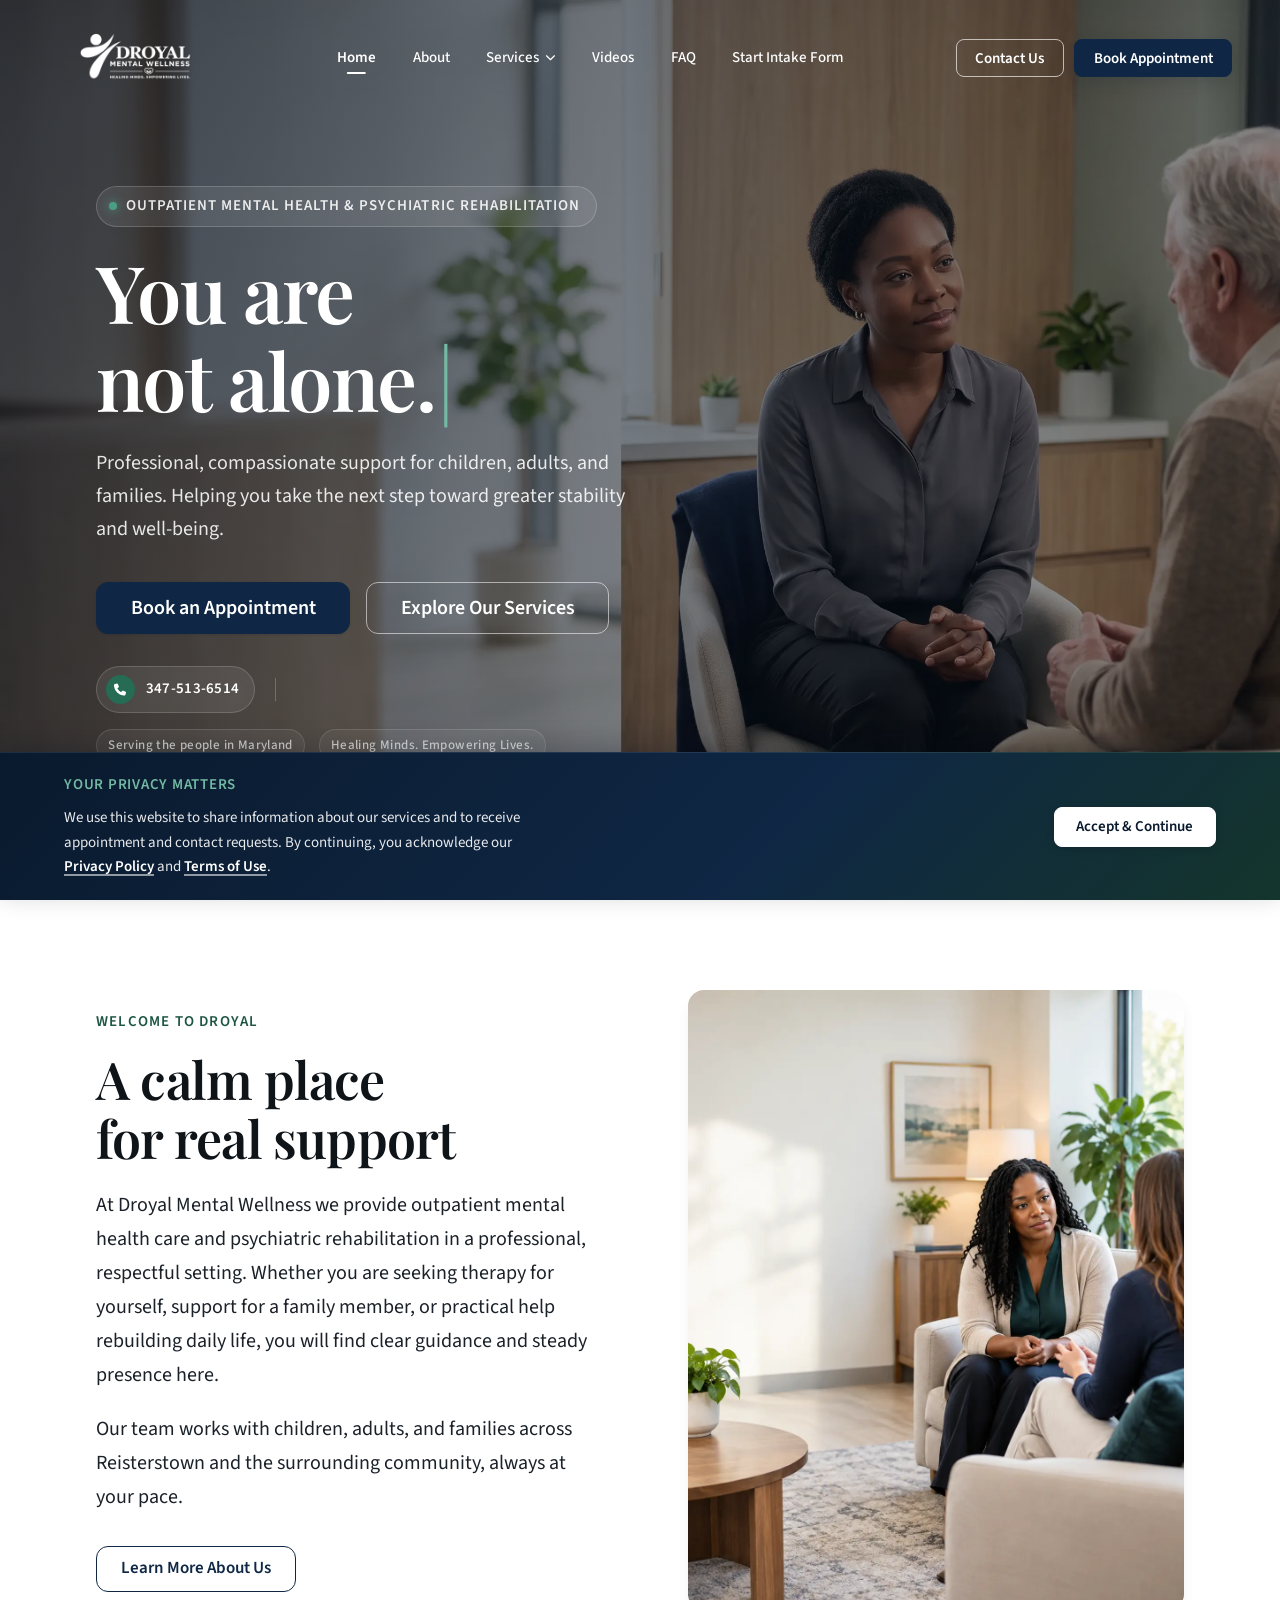
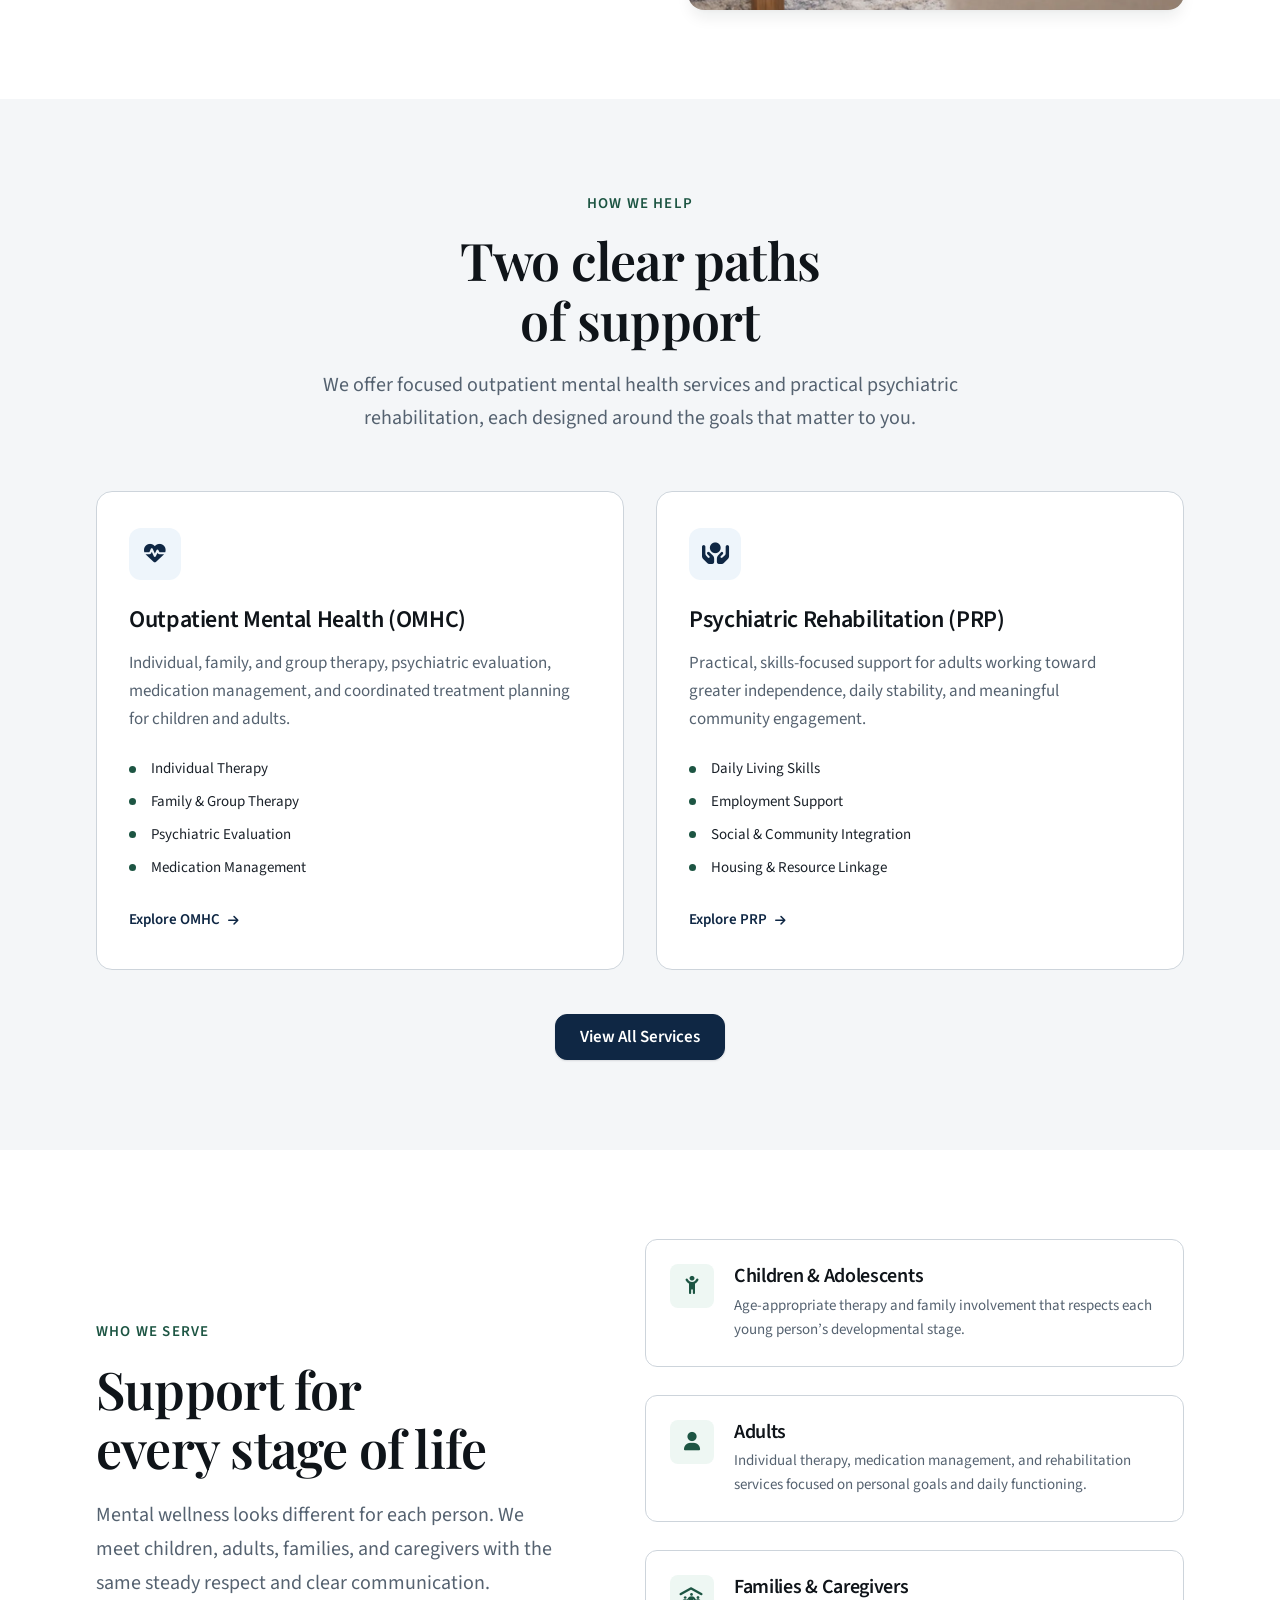
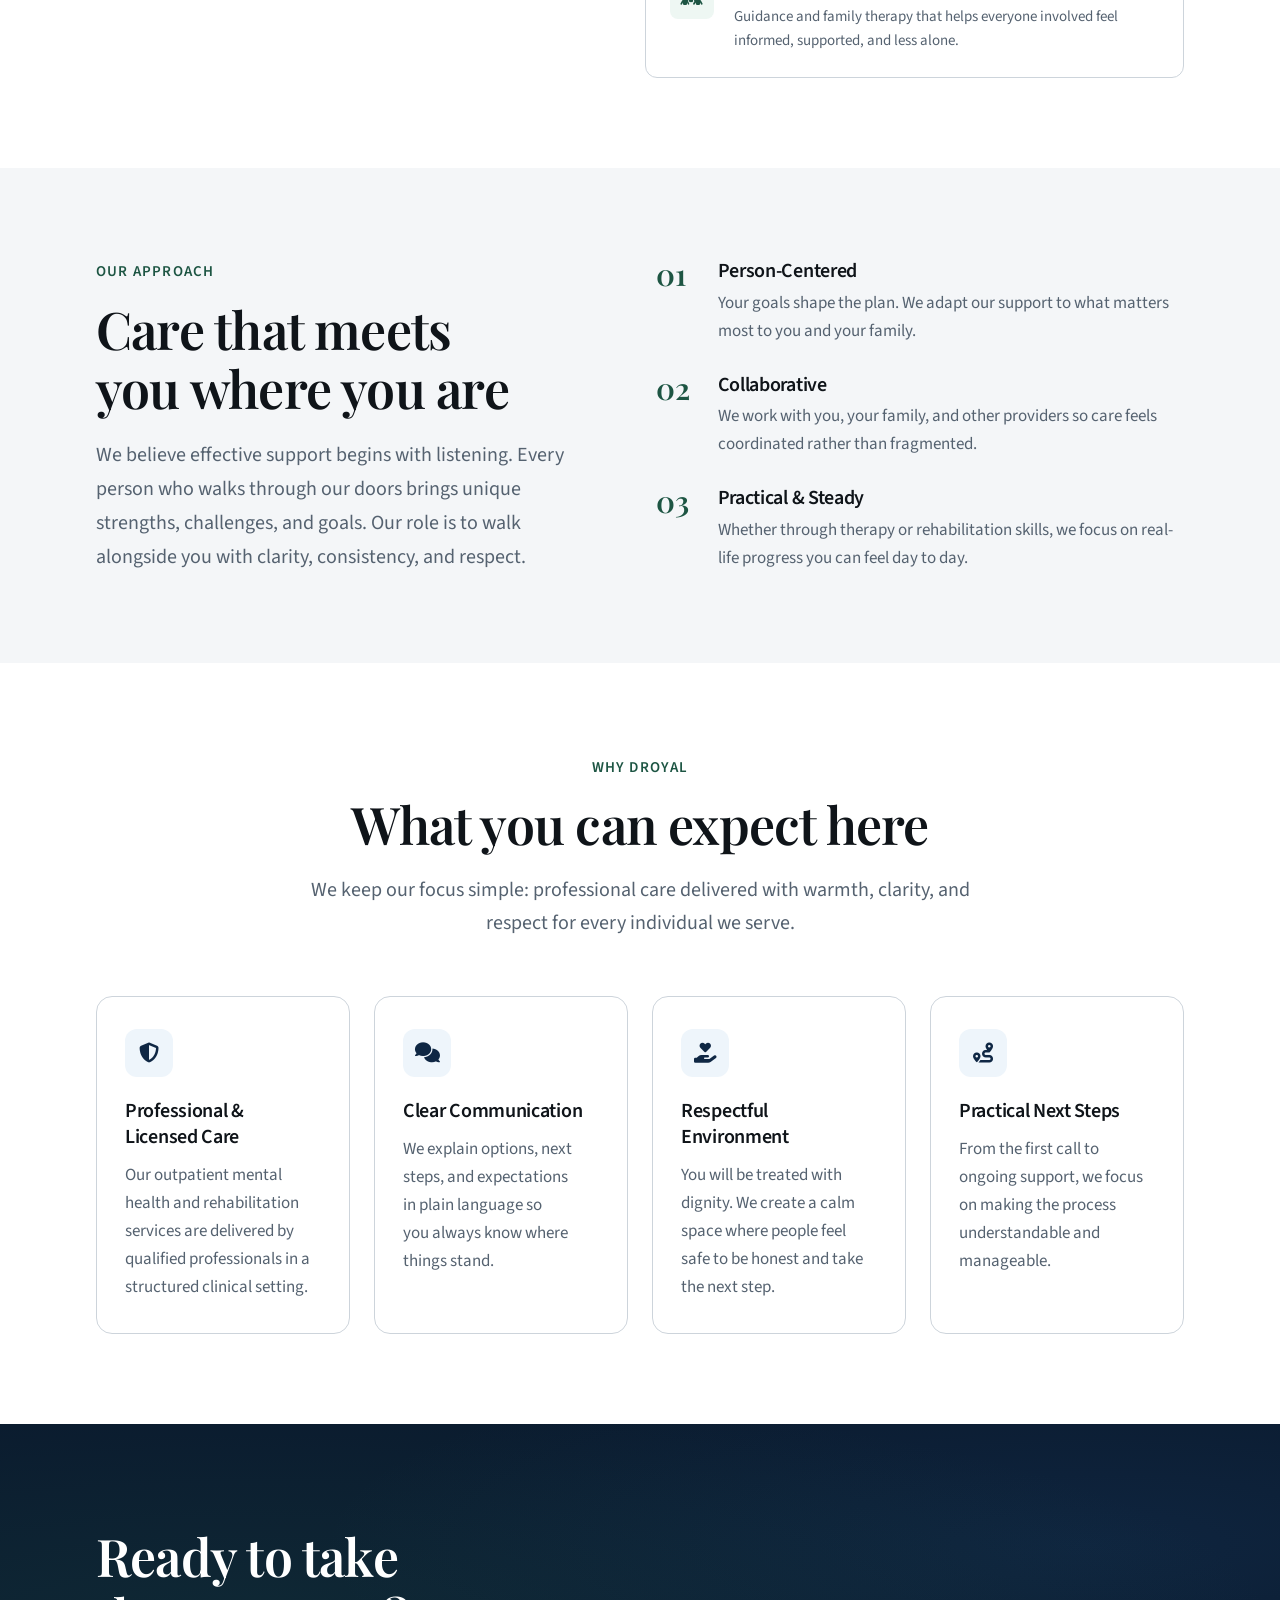
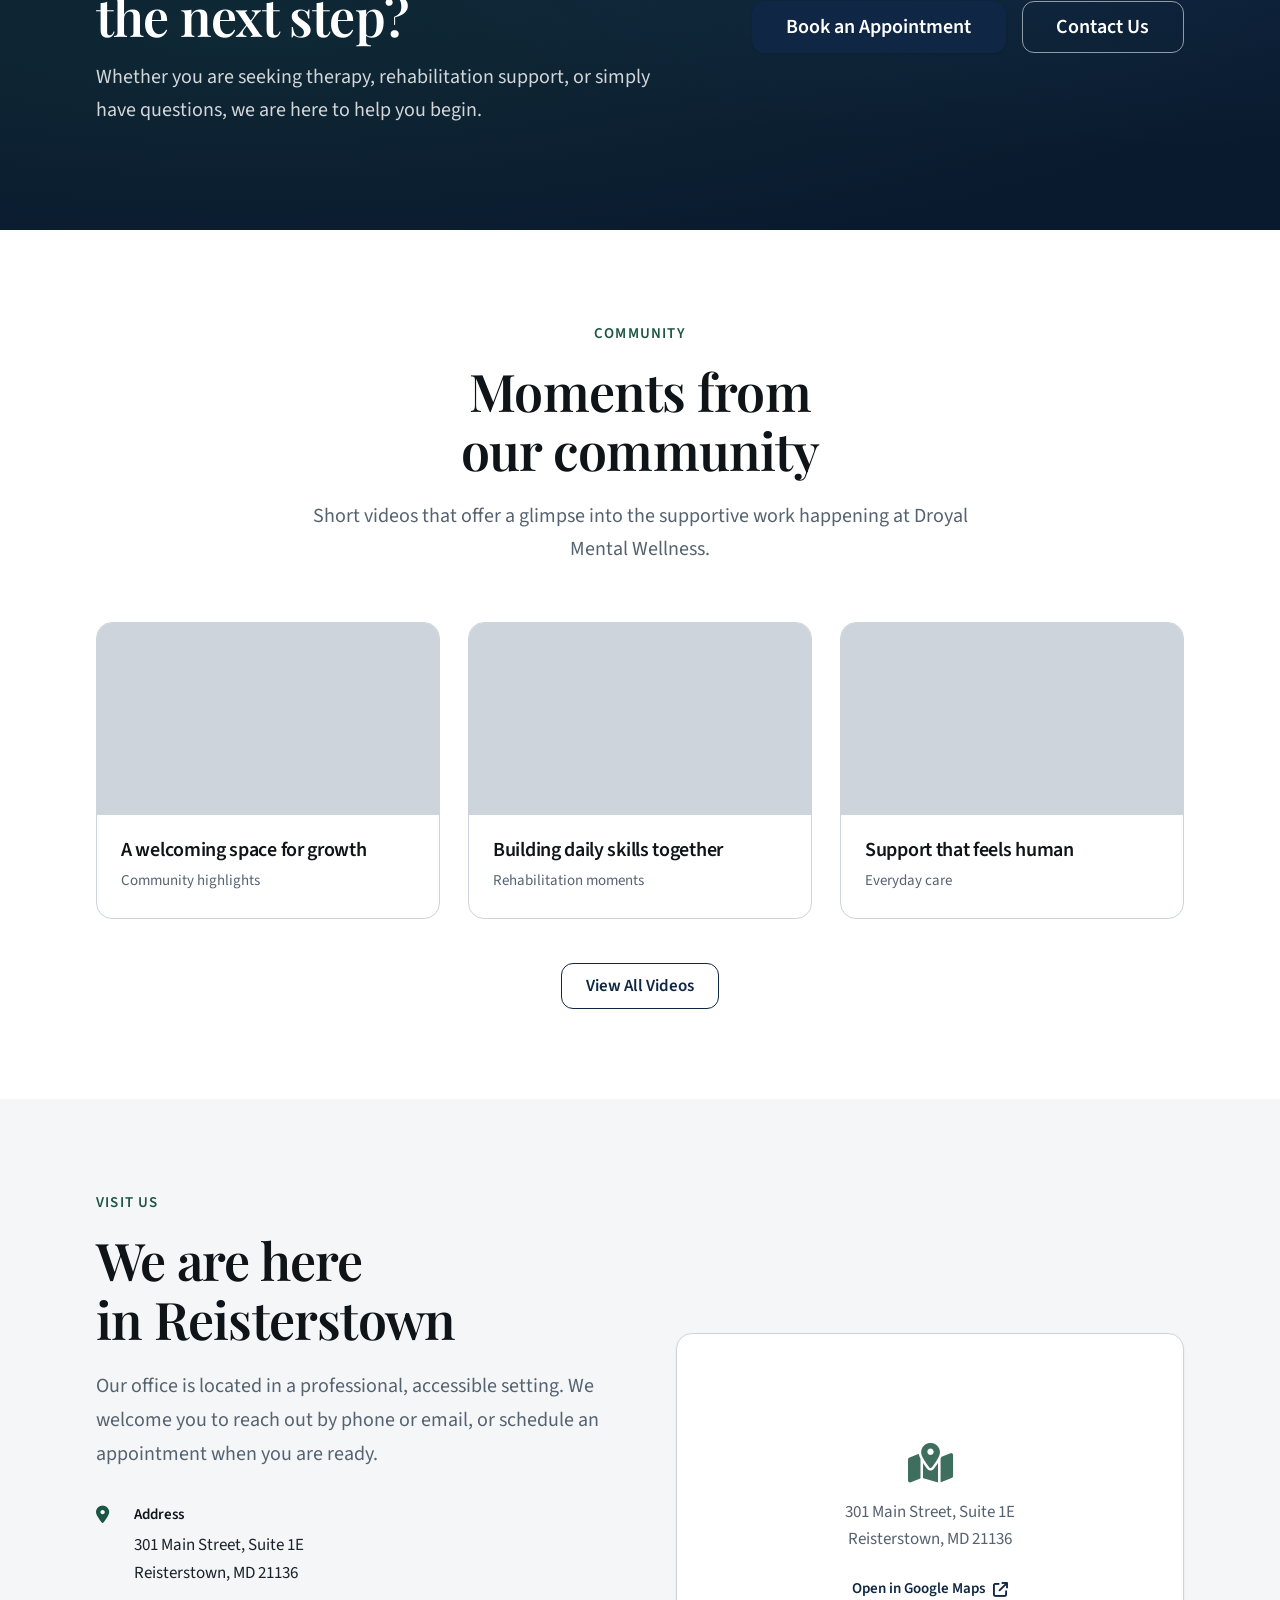
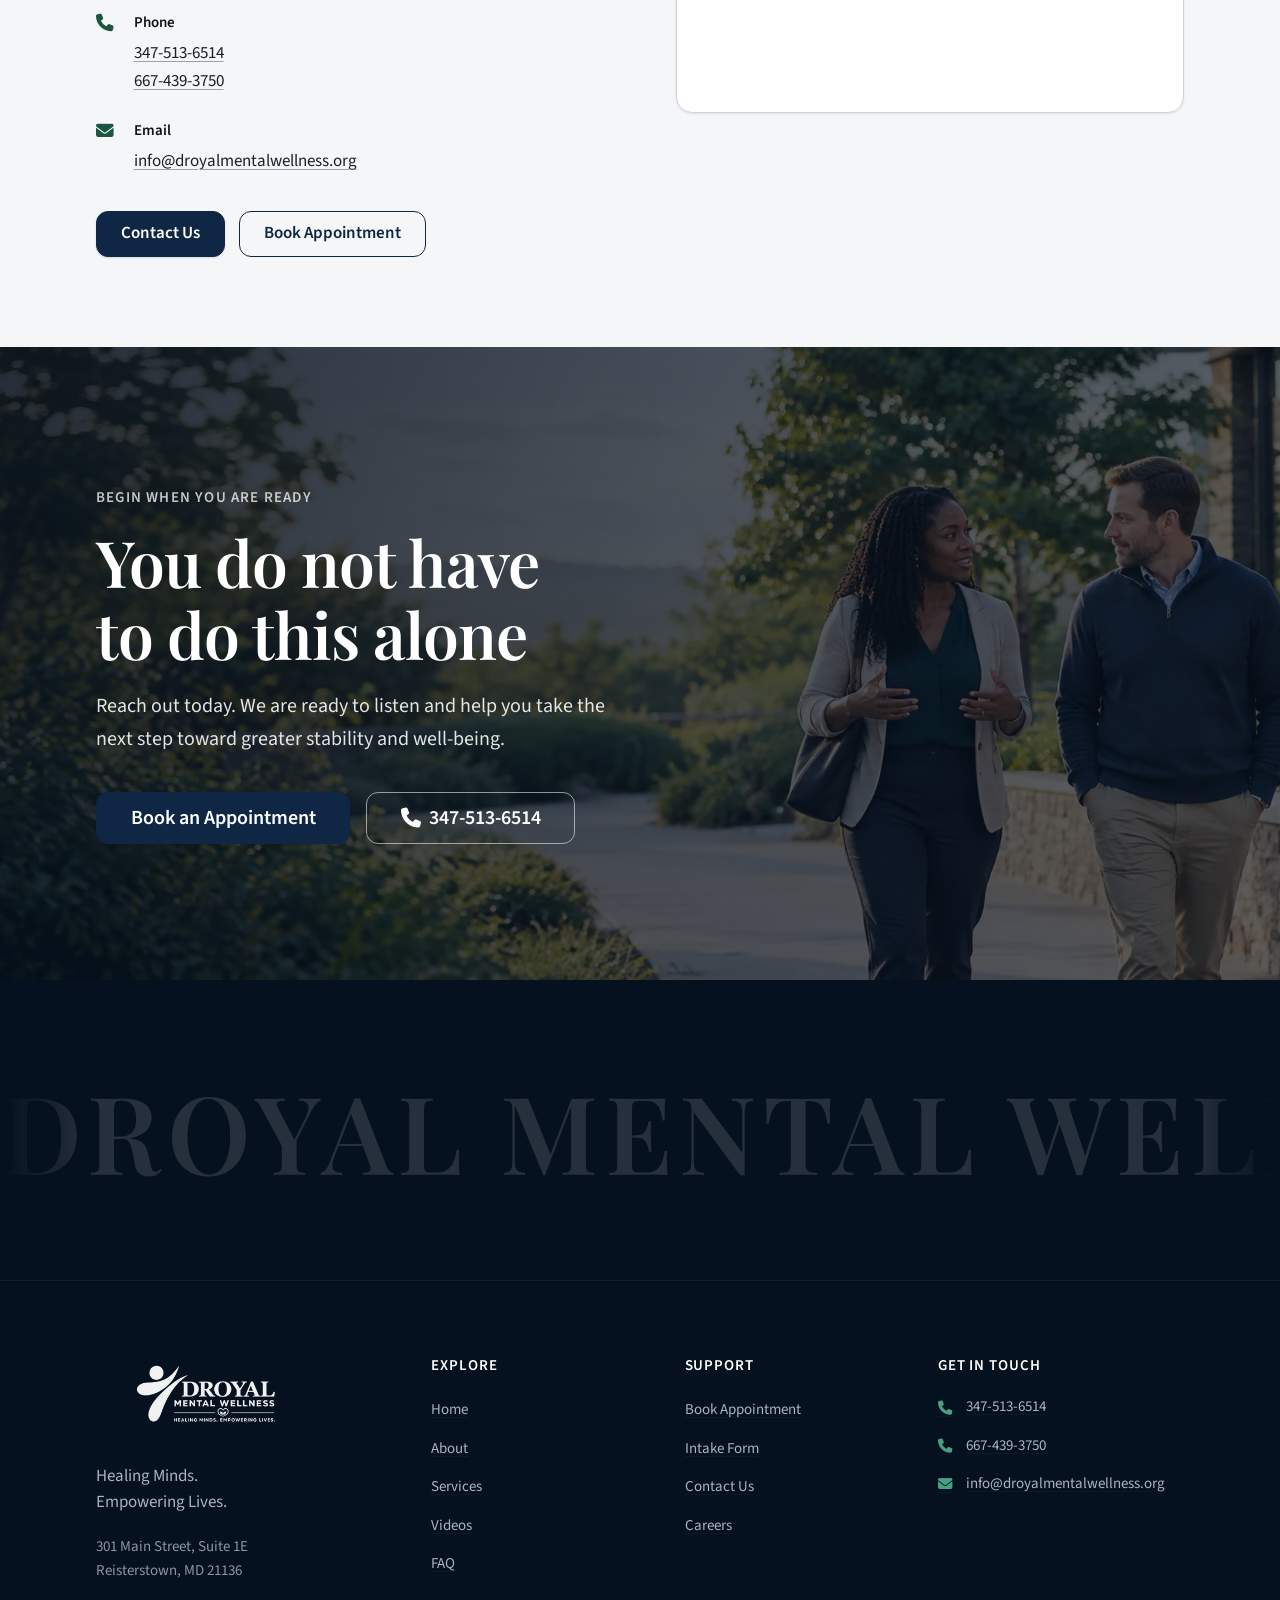
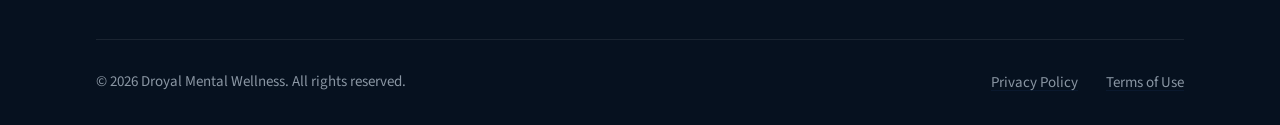
<file: index.html>
<!DOCTYPE html>
<html lang="en">
<head>
  <meta charset="UTF-8">
  <meta name="viewport" content="width=device-width, initial-scale=1.0">
  <meta http-equiv="X-UA-Compatible" content="IE=edge">
  <title>Droyal Mental Wellness | Outpatient Mental Health & Psychiatric Rehabilitation</title>
  <meta name="description" content="Droyal Mental Wellness provides compassionate outpatient mental health services and psychiatric rehabilitation for children, adults, and families in Reisterstown, Maryland.">
  <meta name="robots" content="index, follow">
  <link rel="canonical" href="https://droyalmentalwellness.org/">
  
  <meta property="og:type" content="website">
  <meta property="og:url" content="https://droyalmentalwellness.org/">
  <meta property="og:title" content="Droyal Mental Wellness | Outpatient Mental Health & Psychiatric Rehabilitation">
  <meta property="og:description" content="Compassionate outpatient mental health services and psychiatric rehabilitation for children, adults, and families.">
  <meta property="og:image" content="https://droyalmentalwellness.org/assets/images/og-default.jpg">
  <meta property="og:locale" content="en_US">
  <meta property="og:site_name" content="Droyal Mental Wellness">
  <meta name="twitter:card" content="summary_large_image">
  <meta name="twitter:title" content="Droyal Mental Wellness">
  <meta name="twitter:description" content="Compassionate outpatient mental health services and psychiatric rehabilitation.">
  
  <link rel="icon" href="favicon/favicon.ico" sizes="any">
  <link rel="icon" type="image/png" sizes="32x32" href="favicon/favicon-32x32.png">
  <link rel="icon" type="image/png" sizes="16x16" href="favicon/favicon-16x16.png">
  <link rel="apple-touch-icon" href="favicon/apple-touch-icon.png">
  
  <link rel="preconnect" href="https://fonts.googleapis.com">
  <link rel="preconnect" href="https://fonts.gstatic.com" crossorigin>
  
  <link rel="preconnect" href="https://cdnjs.cloudflare.com">
  <link href="https://fonts.googleapis.com/css2?family=Playfair+Display:wght@500;600;700&family=Source+Sans+3:wght@400;500;600;700&display=swap" rel="stylesheet">
  <link rel="stylesheet" href="https://cdnjs.cloudflare.com/ajax/libs/font-awesome/6.5.1/css/all.min.css">

  <link rel="stylesheet" href="https://unpkg.com/aos@2.3.4/dist/aos.css"/>

  <link rel="stylesheet" href="css/global.css">
  <link rel="stylesheet" href="css/index.css">
</head>

<body>
  
  <div id="header-placeholder"></div>

  <main id="main-content">

    <!--  HERO SECTION -->
    <section class="hero" aria-label="Welcome to Droyal Mental Wellness">

      <div class="hero-media" aria-hidden="true">
        <video 
          class="hero-video"
          id="hero-video"
          autoplay 
          muted 
          loop 
          playsinline
          preload="metadata"
          poster="video/poster.webp"
        >
          <source src="video/droyal-her-video-.mp4" type="video/mp4">

          <img src="video/poster.webp" alt="">
        </video>
        <div class="hero-overlay"></div>
      </div>

      <div class="hero-content container">
        <div class="hero-text">

          <p class="hero-eyebrow" data-aos="fade-up" data-aos-duration="700" data-aos-delay="100">
            <span class="eyebrow-dot" aria-hidden="true"></span>
            <span class="eyebrow-text eyebrow-text--default">Outpatient Mental Health &amp; Psychiatric Rehabilitation</span>
            <span class="eyebrow-text eyebrow-text--hover">Healing Minds. Empowering Lives.</span>
          </p>

          <h1 class="hero-title" data-aos="fade-up" data-aos-duration="800" data-aos-delay="200">
            <span id="hero-typewriter" aria-live="polite">You are not alone.</span><span class="type-cursor" aria-hidden="true">|</span>
          </h1>

          <p class="hero-description" data-aos="fade-up" data-aos-duration="800" data-aos-delay="300">
            Professional, compassionate support for children, adults, and families. Helping you take the next step toward greater stability and well-being.
          </p>

          <div class="hero-actions" data-aos="fade-up" data-aos-duration="800" data-aos-delay="400">
            <a href="appointment.html" class="btn btn--primary btn--lg">
              Book an Appointment
            </a>
            <a href="services.html" class="btn btn--outline btn--lg hero-btn-secondary">
              Explore Our Services
            </a>
          </div>

          <div class="hero-meta" data-aos="fade-up" data-aos-duration="700" data-aos-delay="500">
            <a href="tel:+13475136514" class="hero-phone">
              <span class="hero-phone-icon" aria-hidden="true">
                <i class="fa-solid fa-phone"></i>
              </span>
              <span class="hero-phone-number">347-513-6514</span>
            </a>

            <div class="hero-meta-divider" aria-hidden="true"></div>

            <div class="hero-meta-tags">
              <span class="hero-meta-tag">Serving the people in Maryland</span>
              <span class="hero-meta-tag">Healing Minds. Empowering Lives.</span>
            </div>
          </div>

        </div>
      </div>

    </section>

  <!-- TRUST / INTRODUCTION -->
    <section class="section intro-section" aria-labelledby="intro-heading">
      <div class="container">
        <div class="intro-grid">

          <div class="intro-content" data-aos="fade-right" data-aos-duration="900">
            <p class="section-eyebrow">Welcome to Droyal</p>
            <h2 id="intro-heading" class="section-title">
              A calm place for real support
            </h2>
            <p class="intro-text">
              At Droyal Mental Wellness we provide outpatient mental health care and psychiatric rehabilitation in a professional, respectful setting. Whether you are seeking therapy for yourself, support for a family member, or practical help rebuilding daily life, you will find clear guidance and steady presence here.
            </p>
            <p class="intro-text">
              Our team works with children, adults, and families across Reisterstown and the surrounding community, always at your pace.
            </p>
            <a href="about.html" class="btn btn--outline">
              Learn More About Us
            </a>
          </div>

          <div class="intro-visual" data-aos="fade-left" data-aos-duration="900" data-aos-delay="150">
            <div class="intro-image-wrap">

              <img 
                src="assets/images/intro-calm-space.webp" 
                alt="Warm, professional counseling environment at Droyal Mental Wellness"
                width="560"
                height="640"
                loading="lazy"
                decoding="async"
              >
              <div class="intro-image-accent"></div>
            </div>
          </div>

        </div>
      </div>
    </section>


  <!-- HOW WE HELP — SERVICES OVERVIEW -->
    <section class="section services-overview section--alt" aria-labelledby="services-heading">
      <div class="container">

        <div class="section-header text-center" data-aos="fade-up" data-aos-duration="800">
          <p class="section-eyebrow">How We Help</p>
          <h2 id="services-heading" class="section-title">
            Two clear paths of support
          </h2>
          <p class="section-lead">
            We offer focused outpatient mental health services and practical psychiatric rehabilitation, each designed around the goals that matter to you.
          </p>
        </div>

        <div class="services-cards">

          <article class="service-card" data-aos="fade-up" data-aos-duration="800" data-aos-delay="100">
            <div class="service-card-icon">
              <i class="fa-solid fa-heart-pulse" aria-hidden="true"></i>
            </div>
            <h3 class="service-card-title">Outpatient Mental Health (OMHC)</h3>
            <p class="service-card-text">
              Individual, family, and group therapy, psychiatric evaluation, medication management, and coordinated treatment planning for children and adults.
            </p>
            <ul class="service-card-list">
              <li>Individual Therapy</li>
              <li>Family & Group Therapy</li>
              <li>Psychiatric Evaluation</li>
              <li>Medication Management</li>
            </ul>
            <a href="services.html#omhc" class="service-card-link">
              Explore OMHC
              <i class="fa-solid fa-arrow-right" aria-hidden="true"></i>
            </a>
          </article>

          <article class="service-card" data-aos="fade-up" data-aos-duration="800" data-aos-delay="200">
            <div class="service-card-icon">
              <i class="fa-solid fa-hands-holding-circle" aria-hidden="true"></i>
            </div>
            <h3 class="service-card-title">Psychiatric Rehabilitation (PRP)</h3>
            <p class="service-card-text">
              Practical, skills-focused support for adults working toward greater independence, daily stability, and meaningful community engagement.
            </p>
            <ul class="service-card-list">
              <li>Daily Living Skills</li>
              <li>Employment Support</li>
              <li>Social & Community Integration</li>
              <li>Housing & Resource Linkage</li>
            </ul>
            <a href="services.html#prp" class="service-card-link">
              Explore PRP
              <i class="fa-solid fa-arrow-right" aria-hidden="true"></i>
            </a>
          </article>

        </div>

        <div class="services-cta" data-aos="fade-up" data-aos-duration="700" data-aos-delay="150">
          <a href="services.html" class="btn btn--primary">
            View All Services
          </a>
        </div>

      </div>
    </section>


    <!-- WHO WE SERVE -->
    <section class="section who-section" aria-labelledby="who-heading">
      <div class="container">

        <div class="who-grid">

          <div class="who-content" data-aos="fade-up" data-aos-duration="850">
            <p class="section-eyebrow">Who We Serve</p>
            <h2 id="who-heading" class="section-title">
              Support for every stage of life
            </h2>
            <p class="who-lead">
              Mental wellness looks different for each person. We meet children, adults, families, and caregivers with the same steady respect and clear communication.
            </p>
          </div>

          <div class="who-list" data-aos="fade-up" data-aos-duration="850" data-aos-delay="120">
            <div class="who-item">
              <div class="who-item-icon">
                <i class="fa-solid fa-child-reaching" aria-hidden="true"></i>
              </div>
              <div>
                <h3 class="who-item-title">Children & Adolescents</h3>
                <p class="who-item-text">Age-appropriate therapy and family involvement that respects each young person’s developmental stage.</p>
              </div>
            </div>

            <div class="who-item">
              <div class="who-item-icon">
                <i class="fa-solid fa-user" aria-hidden="true"></i>
              </div>
              <div>
                <h3 class="who-item-title">Adults</h3>
                <p class="who-item-text">Individual therapy, medication management, and rehabilitation services focused on personal goals and daily functioning.</p>
              </div>
            </div>

            <div class="who-item">
              <div class="who-item-icon">
                <i class="fa-solid fa-people-roof" aria-hidden="true"></i>
              </div>
              <div>
                <h3 class="who-item-title">Families & Caregivers</h3>
                <p class="who-item-text">Guidance and family therapy that helps everyone involved feel informed, supported, and less alone.</p>
              </div>
            </div>
          </div>

        </div>
      </div>
    </section>
    <!-- OUR APPROACH -->
    <section class="section approach-section section--alt" aria-labelledby="approach-heading">
      <div class="container">

        <div class="approach-grid">

          <div class="approach-content" data-aos="fade-up" data-aos-duration="850">
            <p class="section-eyebrow">Our Approach</p>
            <h2 id="approach-heading" class="section-title">
              Care that meets you where you are
            </h2>
            <p class="approach-lead">
              We believe effective support begins with listening. Every person who walks through our doors brings unique strengths, challenges, and goals. Our role is to walk alongside you with clarity, consistency, and respect.
            </p>
          </div>

          <div class="approach-points" data-aos="fade-up" data-aos-duration="850" data-aos-delay="120">
            <div class="approach-point">
              <span class="approach-number">01</span>
              <div>
                <h3 class="approach-point-title">Person-Centered</h3>
                <p class="approach-point-text">Your goals shape the plan. We adapt our support to what matters most to you and your family.</p>
              </div>
            </div>

            <div class="approach-point">
              <span class="approach-number">02</span>
              <div>
                <h3 class="approach-point-title">Collaborative</h3>
                <p class="approach-point-text">We work with you, your family, and other providers so care feels coordinated rather than fragmented.</p>
              </div>
            </div>

            <div class="approach-point">
              <span class="approach-number">03</span>
              <div>
                <h3 class="approach-point-title">Practical & Steady</h3>
                <p class="approach-point-text">Whether through therapy or rehabilitation skills, we focus on real-life progress you can feel day to day.</p>
              </div>
            </div>
          </div>

        </div>
      </div>
    </section>


    <!-- WHY DROYAL -->
    <section class="section why-section" aria-labelledby="why-heading">
      <div class="container">

        <div class="section-header text-center" data-aos="fade-up" data-aos-duration="800">
          <p class="section-eyebrow">Why Droyal</p>
          <h2 id="why-heading" class="section-title">
            What you can expect here
          </h2>
          <p class="section-lead">
            We keep our focus simple: professional care delivered with warmth, clarity, and respect for every individual we serve.
          </p>
        </div>

        <div class="why-grid">

          <article class="why-card" data-aos="fade-up" data-aos-duration="800" data-aos-delay="50">
            <div class="why-card-icon">
              <i class="fa-solid fa-shield-halved" aria-hidden="true"></i>
            </div>
            <h3 class="why-card-title">Professional & Licensed Care</h3>
            <p class="why-card-text">
              Our outpatient mental health and rehabilitation services are delivered by qualified professionals in a structured clinical setting.
            </p>
          </article>

          <article class="why-card" data-aos="fade-up" data-aos-duration="800" data-aos-delay="120">
            <div class="why-card-icon">
              <i class="fa-solid fa-comments" aria-hidden="true"></i>
            </div>
            <h3 class="why-card-title">Clear Communication</h3>
            <p class="why-card-text">
              We explain options, next steps, and expectations in plain language so you always know where things stand.
            </p>
          </article>

          <article class="why-card" data-aos="fade-up" data-aos-duration="800" data-aos-delay="190">
            <div class="why-card-icon">
              <i class="fa-solid fa-hand-holding-heart" aria-hidden="true"></i>
            </div>
            <h3 class="why-card-title">Respectful Environment</h3>
            <p class="why-card-text">
              You will be treated with dignity. We create a calm space where people feel safe to be honest and take the next step.
            </p>
          </article>

          <article class="why-card" data-aos="fade-up" data-aos-duration="800" data-aos-delay="260">
            <div class="why-card-icon">
              <i class="fa-solid fa-route" aria-hidden="true"></i>
            </div>
            <h3 class="why-card-title">Practical Next Steps</h3>
            <p class="why-card-text">
              From the first call to ongoing support, we focus on making the process understandable and manageable.
            </p>
          </article>

        </div>
      </div>
    </section>


    <!-- APPOINTMENT CTA BAND -->
    <section class="cta-band" aria-labelledby="cta-heading">
      <div class="container">
        <div class="cta-band-inner" data-aos="zoom-in" data-aos-duration="800">

          <div class="cta-band-content">
            <h2 id="cta-heading" class="cta-band-title">
              Ready to take the next step?
            </h2>
            <p class="cta-band-text">
              Whether you are seeking therapy, rehabilitation support, or simply have questions, we are here to help you begin.
            </p>
          </div>

          <div class="cta-band-actions">
            <a href="appointment.html" class="btn btn--primary btn--lg">
              Book an Appointment
            </a>
            <a href="contact.html" class="btn btn--outline btn--lg cta-band-secondary">
              Contact Us
            </a>
          </div>

        </div>
      </div>
    </section>

<!-- COMMUNITY / VIDEOS PREVIEW -->
<section class="section videos-preview-section" aria-labelledby="videos-heading">
  <div class="container">
    <div class="section-header text-center" data-aos="fade-up" data-aos-duration="800">
      <p class="section-eyebrow">Community</p>
      <h2 id="videos-heading" class="section-title">
        Moments from our community
      </h2>
      <p class="section-lead">
        Short videos that offer a glimpse into the supportive work happening at Droyal Mental Wellness.
      </p>
    </div>

    <div class="videos-preview-grid">

      <!-- Video 1 -->
      <article class="video-card" data-aos="fade-up" data-aos-duration="800" data-aos-delay="80">
        <div class="video-card-thumb">
          <iframe
            src="https://www.youtube.com/embed/0amLuVS343M"
            title="A welcoming space for growth"
            allow="accelerometer; autoplay; clipboard-write; encrypted-media; gyroscope; picture-in-picture; web-share"
            allowfullscreen
            loading="lazy"
            referrerpolicy="strict-origin-when-cross-origin"
          ></iframe>
        </div>
        <div class="video-card-body">
          <h3 class="video-card-title">A welcoming space for growth</h3>
          <p class="video-card-meta">Community highlights</p>
        </div>
      </article>

      <!-- Video 2 -->
      <article class="video-card" data-aos="fade-up" data-aos-duration="800" data-aos-delay="160">
        <div class="video-card-thumb">
          <iframe
            src="https://www.youtube.com/embed/0amLuVS343M"
            title="Building daily skills together"
            allow="accelerometer; autoplay; clipboard-write; encrypted-media; gyroscope; picture-in-picture; web-share"
            allowfullscreen
            loading="lazy"
            referrerpolicy="strict-origin-when-cross-origin"
          ></iframe>
        </div>
        <div class="video-card-body">
          <h3 class="video-card-title">Building daily skills together</h3>
          <p class="video-card-meta">Rehabilitation moments</p>
        </div>
      </article>

      <!-- Video 3 -->
      <article class="video-card" data-aos="fade-up" data-aos-duration="800" data-aos-delay="240">
        <div class="video-card-thumb">
          <iframe
            src="https://www.youtube.com/embed/0amLuVS343M"
            title="A welcoming space for growth"
            allow="accelerometer; autoplay; clipboard-write; encrypted-media; gyroscope; picture-in-picture; web-share"
            allowfullscreen
            loading="lazy"
            referrerpolicy="strict-origin-when-cross-origin"
          ></iframe>
        </div>
        <div class="video-card-body">
          <h3 class="video-card-title">Support that feels human</h3>
          <p class="video-card-meta">Everyday care</p>
        </div>
      </article>

    </div>

    <div class="videos-preview-cta" data-aos="fade-up" data-aos-duration="700" data-aos-delay="100">
      <a href="videos.html" class="btn btn--outline">
        View All Videos
      </a>
    </div>
  </div>
</section>


    <!-- LOCATION & CONTACT -->
    <section class="section location-section section--alt" aria-labelledby="location-heading">
      <div class="container">

        <div class="location-grid">

          <div class="location-content" data-aos="fade-right" data-aos-duration="850">
            <p class="section-eyebrow">Visit Us</p>
            <h2 id="location-heading" class="section-title">
              We are here in Reisterstown
            </h2>
            <p class="location-lead">
              Our office is located in a professional, accessible setting. We welcome you to reach out by phone or email, or schedule an appointment when you are ready.
            </p>

            <ul class="location-details">
              <li>
                <i class="fa-solid fa-location-dot" aria-hidden="true"></i>
                <div>
                  <strong>Address</strong>
                  <span>301 Main Street, Suite 1E<br>Reisterstown, MD 21136</span>
                </div>
              </li>
              <li>
                <i class="fa-solid fa-phone" aria-hidden="true"></i>
                <div>
                  <strong>Phone</strong>
                  <span>
                    <a href="tel:+13475136514">347-513-6514</a><br>
                    <a href="tel:+16674393750">667-439-3750</a>
                  </span>
                </div>
              </li>
              <li>
                <i class="fa-solid fa-envelope" aria-hidden="true"></i>
                <div>
                  <strong>Email</strong>
                  <span>
                    <a href="mailto:info@droyalmentalwellness.org">info@droyalmentalwellness.org</a>
                  </span>
                </div>
              </li>
            </ul>

            <div class="location-actions">
              <a href="contact.html" class="btn btn--primary">
                Contact Us
              </a>
              <a href="appointment.html" class="btn btn--outline">
                Book Appointment
              </a>
            </div>
          </div>

          <div class="location-map" data-aos="fade-left" data-aos-duration="850" data-aos-delay="120">

            <div class="map-placeholder">
              <i class="fa-solid fa-map-location-dot" aria-hidden="true"></i>
              <p>301 Main Street, Suite 1E<br>Reisterstown, MD 21136</p>
              <a 
                href="https://maps.google.com/?q=301+Main+Street+Suite+1E+Reisterstown+MD+21136" 
                target="_blank" 
                rel="noopener noreferrer"
                class="map-link"
              >
                Open in Google Maps
                <i class="fa-solid fa-arrow-up-right-from-square" aria-hidden="true"></i>
              </a>
            </div>
          </div>

        </div>
      </div>
    </section>


    <!-- FINAL CTA -->
    <section class="final-cta" aria-labelledby="final-cta-heading">
      <div class="final-cta-bg" aria-hidden="true">
        <img 
          src="assets/images/final-cta-bg.webp" 
          alt=""
          width="1920"
          height="800"
          loading="lazy"
          decoding="async"
        >
        <div class="final-cta-overlay"></div>
      </div>

      <div class="container">
        <div class="final-cta-content" data-aos="fade-up" data-aos-duration="900">
          <p class="final-cta-eyebrow">Begin when you are ready</p>
          <h2 id="final-cta-heading" class="final-cta-title">
            You do not have to do this alone
          </h2>
          <p class="final-cta-text">
            Reach out today. We are ready to listen and help you take the next step toward greater stability and well-being.
          </p>
          <div class="final-cta-actions">
            <a href="appointment.html" class="btn btn--primary btn--lg">
              Book an Appointment
            </a>
            <a href="tel:+13475136514" class="btn btn--outline btn--lg final-cta-phone">
              <i class="fa-solid fa-phone" aria-hidden="true"></i>
              347-513-6514
            </a>
          </div>
        </div>
      </div>
    </section>

  </main>

  <div id="footer-placeholder"></div>

    <script src="https://unpkg.com/aos@2.3.4/dist/aos.js"></script>
    <script src="js/main.js"></script>
</body>
</html>
</file>
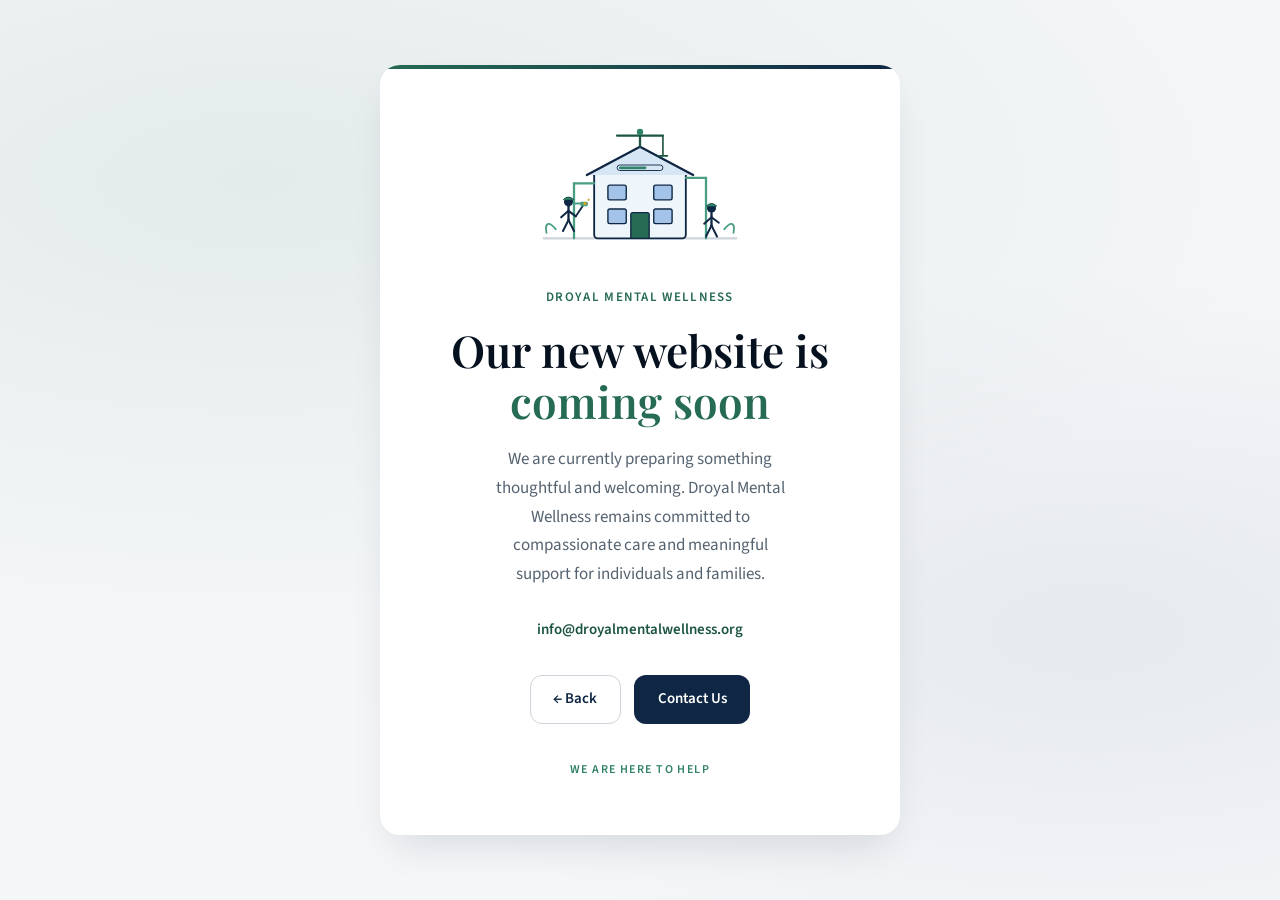
<file: components/index.html>
<!DOCTYPE html>
<html lang="en">
<head>
  <meta charset="UTF-8">
  <meta name="viewport" content="width=device-width, initial-scale=1.0">
  <title>Droyal Mental Wellness | Coming Soon</title>
  <meta name="description" content="Droyal Mental Wellness is preparing a new website. We are here to help.">

  <link rel="preconnect" href="https://fonts.googleapis.com">
  <link rel="preconnect" href="https://fonts.gstatic.com" crossorigin>
  <link href="https://fonts.googleapis.com/css2?family=Playfair+Display:wght@500;600&family=Source+Sans+3:wght@400;500;600&display=swap" rel="stylesheet">

  <style>
    :root {
      --navy-950: #06111f;
      --navy-900: #0a1a2e;
      --navy-800: #0f2744;
      --green-700: #1d5543;
      --green-600: #266b54;
      --green-500: #31826a;
      --green-400: #4a9e84;
      --neutral-600: #556270;
      --neutral-200: #cdd4db;
      --neutral-50:  #f4f6f8;
      --white:       #ffffff;

      --font-display: "Playfair Display", Georgia, serif;
      --font-body:    "Source Sans 3", system-ui, -apple-system, sans-serif;
      --radius-xl: 1.25rem;
      --transition: 250ms cubic-bezier(0.16, 1, 0.3, 1);
    }

    *, *::before, *::after {
      box-sizing: border-box;
      margin: 0;
      padding: 0;
    }

    body {
      min-height: 100vh;
      min-height: 100dvh;
      display: flex;
      align-items: center;
      justify-content: center;
      padding: 1.5rem;
      background: 
        radial-gradient(ellipse 80% 50% at 20% 20%, rgba(38, 107, 84, 0.08), transparent),
        radial-gradient(ellipse 60% 40% at 85% 70%, rgba(15, 39, 68, 0.06), transparent),
        var(--neutral-50);
      color: var(--navy-900);
      font-family: var(--font-body);
      line-height: 1.6;
      -webkit-font-smoothing: antialiased;
    }

    .card {
      width: 100%;
      max-width: 520px;
      background: var(--white);
      border-radius: var(--radius-xl);
      box-shadow: 0 20px 40px -12px rgba(6, 17, 31, 0.12);
      padding: clamp(2.5rem, 6vw, 3.5rem) clamp(1.75rem, 5vw, 2.75rem);
      text-align: center;
      position: relative;
      overflow: hidden;
    }

    .card::before {
      content: "";
      position: absolute;
      top: 0;
      left: 0;
      right: 0;
      height: 4px;
      background: linear-gradient(90deg, var(--green-600), var(--navy-800));
    }

    .illustration {
      width: 220px;
      margin: 0 auto 1.75rem;
    }

    .illustration svg {
      width: 100%;
      height: auto;
      display: block;
      overflow: visible;
    }

    .crane-arm {
      transform-origin: 100px 28px;
      animation: crane-swing 4.5s ease-in-out infinite;
    }

    .worker {
      animation: worker-bob 1.8s ease-in-out infinite;
    }

    .hammer {
      transform-origin: 48px 92px;
      animation: hammer-hit 1.1s ease-in-out infinite;
    }

    .progress-bar {
      animation: progress-grow 3.5s ease-in-out infinite alternate;
    }

    .spark {
      animation: spark-flash 1.4s ease-in-out infinite;
    }

    .leaf-left {
      animation: leaf-sway 3s ease-in-out infinite;
    }

    .leaf-right {
      animation: leaf-sway 3.2s ease-in-out infinite reverse;
    }

    @keyframes crane-swing {
      0%, 100% { transform: rotate(-6deg); }
      50% { transform: rotate(8deg); }
    }

    @keyframes worker-bob {
      0%, 100% { transform: translateY(0); }
      50% { transform: translateY(-3px); }
    }

    @keyframes hammer-hit {
      0%, 60%, 100% { transform: rotate(0deg); }
      30% { transform: rotate(-35deg); }
    }

    @keyframes progress-grow {
      0% { width: 18px; }
      100% { width: 42px; }
    }

    @keyframes spark-flash {
      0%, 70%, 100% { opacity: 0; }
      80% { opacity: 1; }
    }

    @keyframes leaf-sway {
      0%, 100% { transform: rotate(0deg); }
      50% { transform: rotate(8deg); }
    }

    .brand {
      font-size: 0.8125rem;
      font-weight: 600;
      letter-spacing: 0.1em;
      text-transform: uppercase;
      color: var(--green-600);
      margin-bottom: 1.1rem;
    }

    h1 {
      font-family: var(--font-display);
      font-size: clamp(2rem, 6.5vw, 2.75rem);
      font-weight: 600;
      line-height: 1.15;
      color: var(--navy-950);
      margin-bottom: 1.15rem;
    }

    h1 span {
      color: var(--green-600);
    }

    .lead {
      font-size: 1.0625rem;
      color: var(--neutral-600);
      max-width: 38ch;
      margin: 0 auto 1.75rem;
      line-height: 1.7;
    }

    .contact {
      display: inline-flex;
      font-size: 0.9375rem;
      font-weight: 600;
      color: var(--green-700);
      text-decoration: none;
      border-bottom: 1.5px solid transparent;
      transition: border-color var(--transition), color var(--transition);
    }

    .contact:hover {
      color: var(--navy-900);
      border-bottom-color: var(--green-500);
    }

    .actions {
      display: flex;
      flex-wrap: wrap;
      gap: 0.85rem;
      justify-content: center;
      margin-top: 2rem;
    }

    .btn {
      display: inline-flex;
      align-items: center;
      justify-content: center;
      gap: 0.4rem;
      min-height: 2.75rem;
      padding: 0.7rem 1.4rem;
      font-family: var(--font-body);
      font-size: 0.9375rem;
      font-weight: 600;
      border-radius: 0.75rem;
      text-decoration: none;
      transition: all var(--transition);
      border: 1.5px solid transparent;
    }

    .btn--primary {
      background: var(--navy-800);
      color: var(--white);
    }

    .btn--primary:hover {
      background: var(--navy-950);
      transform: translateY(-1px);
      box-shadow: 0 6px 16px rgba(6, 17, 31, 0.18);
    }

    .btn--outline {
      background: transparent;
      color: var(--navy-800);
      border-color: var(--neutral-200);
    }

    .btn--outline:hover {
      border-color: var(--navy-800);
      background: rgba(15, 39, 68, 0.04);
    }

    .tagline {
      margin-top: 2.25rem;
      font-size: 0.75rem;
      font-weight: 600;
      letter-spacing: 0.12em;
      text-transform: uppercase;
      color: var(--green-500);
    }

    /* @media (prefers-reduced-motion: reduce) {
      .crane-arm,
      .worker,
      .hammer,
      .progress-bar,
      .spark,
      .leaf-left,
      .leaf-right {
        animation: none !important;
      }
    } */

    @media (max-width: 480px) {
      body { padding: 1rem; }
      .card { padding: 2.25rem 1.35rem; }
      .illustration { width: 180px; }
      .actions { flex-direction: column; width: 100%; }
      .btn { width: 100%; }
    }
  </style>
</head>

<body>

  <main class="card">

    <div class="illustration" aria-hidden="true">
      <svg viewBox="0 0 240 150" fill="none" xmlns="http://www.w3.org/2000/svg">

        <path d="M15 128 H225" stroke="#cdd4db" stroke-width="2.5" stroke-linecap="round"/>

        <rect x="70" y="55" width="100" height="73" rx="4" fill="#eef5fb" stroke="#0f2744" stroke-width="2"/>
        <path d="M62 59 L120 28 L178 59" stroke="#0f2744" stroke-width="2.5" stroke-linecap="round" stroke-linejoin="round" fill="#d6e6f5"/>

        <rect x="85" y="70" width="20" height="16" rx="2" fill="#a3c4e8" stroke="#0f2744" stroke-width="1.5"/>
        <rect x="135" y="70" width="20" height="16" rx="2" fill="#a3c4e8" stroke="#0f2744" stroke-width="1.5"/>
        <rect x="85" y="96" width="20" height="16" rx="2" fill="#a3c4e8" stroke="#0f2744" stroke-width="1.5"/>
        <rect x="135" y="96" width="20" height="16" rx="2" fill="#a3c4e8" stroke="#0f2744" stroke-width="1.5"/>

        <rect x="110" y="100" width="20" height="28" rx="2" fill="#266b54" stroke="#0f2744" stroke-width="1.5"/>

        <path d="M48 128 V68" stroke="#4a9e84" stroke-width="2.5" stroke-linecap="round"/>
        <path d="M48 68 H70" stroke="#4a9e84" stroke-width="2.5" stroke-linecap="round"/>
        <path d="M48 90 H62" stroke="#4a9e84" stroke-width="2" stroke-linecap="round"/>

        <path d="M192 128 V62" stroke="#4a9e84" stroke-width="2.5" stroke-linecap="round"/>
        <path d="M192 62 H170" stroke="#4a9e84" stroke-width="2.5" stroke-linecap="round"/>

        <g class="crane-arm">
          <path d="M120 28 V12" stroke="#1d5543" stroke-width="2.5" stroke-linecap="round"/>
          <path d="M95 16 H145" stroke="#1d5543" stroke-width="2.5" stroke-linecap="round"/>
          <circle cx="120" cy="12" r="3.5" fill="#31826a"/>
          <path d="M145 16 V38" stroke="#1d5543" stroke-width="1.8" stroke-linecap="round"/>
          <path d="M140 38 H150" stroke="#1d5543" stroke-width="1.8" stroke-linecap="round"/>
        </g>

        <g class="worker">
          <circle cx="42" cy="88" r="5" fill="#0f2744"/>
          <path d="M42 93 V108" stroke="#0f2744" stroke-width="2.5" stroke-linecap="round"/>
          <path d="M42 98 L34 105" stroke="#0f2744" stroke-width="2.2" stroke-linecap="round"/>
          <path d="M42 98 L50 104" stroke="#0f2744" stroke-width="2.2" stroke-linecap="round"/>
          <path d="M42 108 L36 120" stroke="#0f2744" stroke-width="2.2" stroke-linecap="round"/>
          <path d="M42 108 L48 120" stroke="#0f2744" stroke-width="2.2" stroke-linecap="round"/>
          <path d="M36 86 Q42 80 48 86" fill="#31826a" stroke="#1d5543" stroke-width="1"/>
          <g class="hammer">
            <path d="M50 104 L58 92" stroke="#0f2744" stroke-width="2" stroke-linecap="round"/>
            <rect x="55" y="88" width="8" height="5" rx="1" fill="#4a9e84"/>
          </g>
        </g>

        <g class="worker" style="animation-delay: -0.6s">
          <circle cx="198" cy="95" r="5" fill="#0f2744"/>
          <path d="M198 100 V114" stroke="#0f2744" stroke-width="2.5" stroke-linecap="round"/>
          <path d="M198 105 L190 112" stroke="#0f2744" stroke-width="2.2" stroke-linecap="round"/>
          <path d="M198 105 L206 111" stroke="#0f2744" stroke-width="2.2" stroke-linecap="round"/>
          <path d="M198 114 L192 126" stroke="#0f2744" stroke-width="2.2" stroke-linecap="round"/>
          <path d="M198 114 L204 126" stroke="#0f2744" stroke-width="2.2" stroke-linecap="round"/>
          <path d="M192 93 Q198 87 204 93" fill="#31826a" stroke="#1d5543" stroke-width="1"/>
        </g>

        <rect x="95" y="48" width="50" height="6" rx="3" fill="#d6e6f5" stroke="#0f2744" stroke-width="1"/>
        <rect class="progress-bar" x="97" y="49.5" width="30" height="3" rx="1.5" fill="#31826a"/>

        <circle class="spark" cx="60" cy="90" r="1.8" fill="#c9a227"/>
        <circle class="spark" cx="64" cy="86" r="1.2" fill="#c9a227" style="animation-delay: 0.2s"/>

        <path class="leaf-left" d="M28 118 C20 108 16 112 18 122" stroke="#4a9e84" stroke-width="2" stroke-linecap="round" fill="none"/>
        <path class="leaf-right" d="M212 118 C220 108 224 112 222 122" stroke="#4a9e84" stroke-width="2" stroke-linecap="round" fill="none"/>
      </svg>
    </div>

    <div class="brand">Droyal Mental Wellness</div>

    <h1>
      Our new website is<br>
      <span>coming soon</span>
    </h1>

    <p class="lead">
      We are currently preparing something thoughtful and welcoming.
      Droyal Mental Wellness remains committed to compassionate care
      and meaningful support for individuals and families.
    </p>

    <a class="contact" href="mailto:info@droyalmentalwellness.org">
      info@droyalmentalwellness.org
    </a>

    <div class="actions">
      <a href="https://linktr.ee/droyalmentalwellness" class="btn btn--outline">← Back</a>
      <a href="mailto:info@droyalmentalwellness.org" class="btn btn--primary">Contact Us</a>
    </div>

    <div class="tagline">We Are Here To Help</div>

  </main>

</body>
</html>
</file>
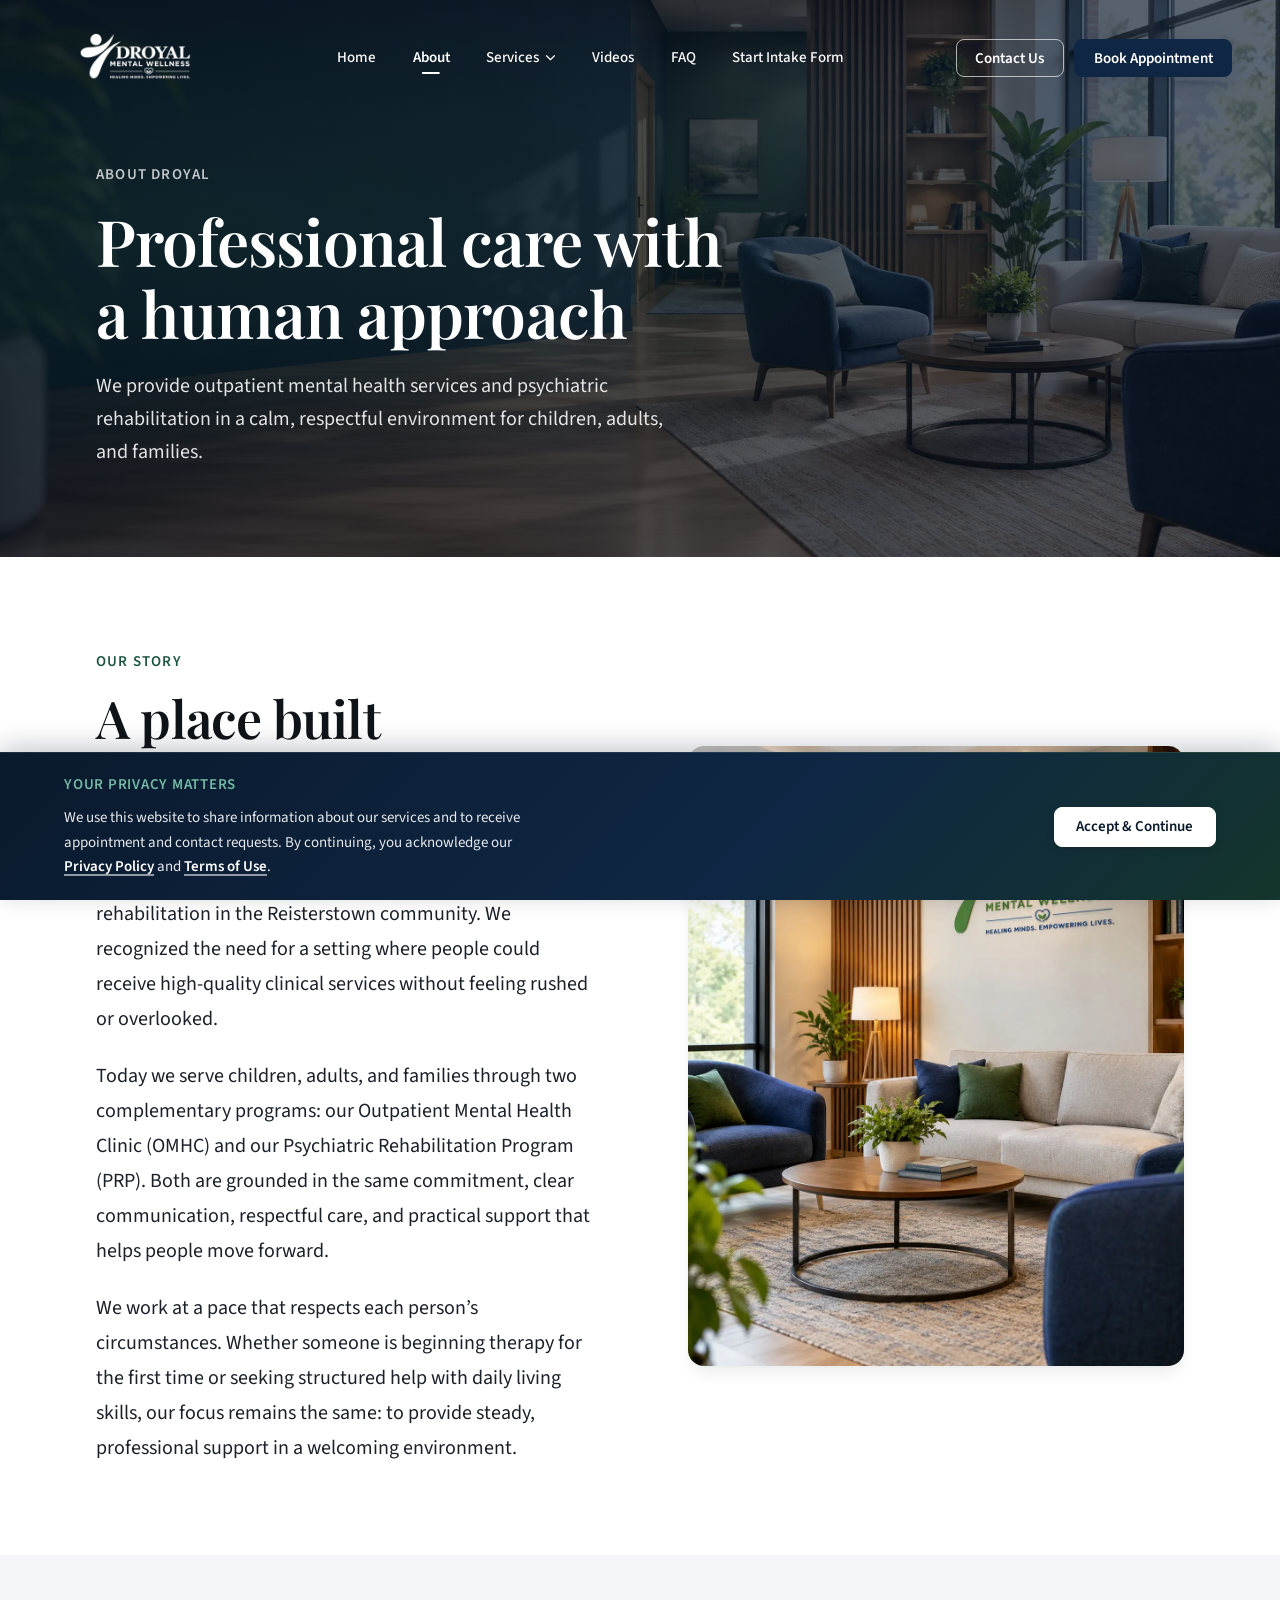
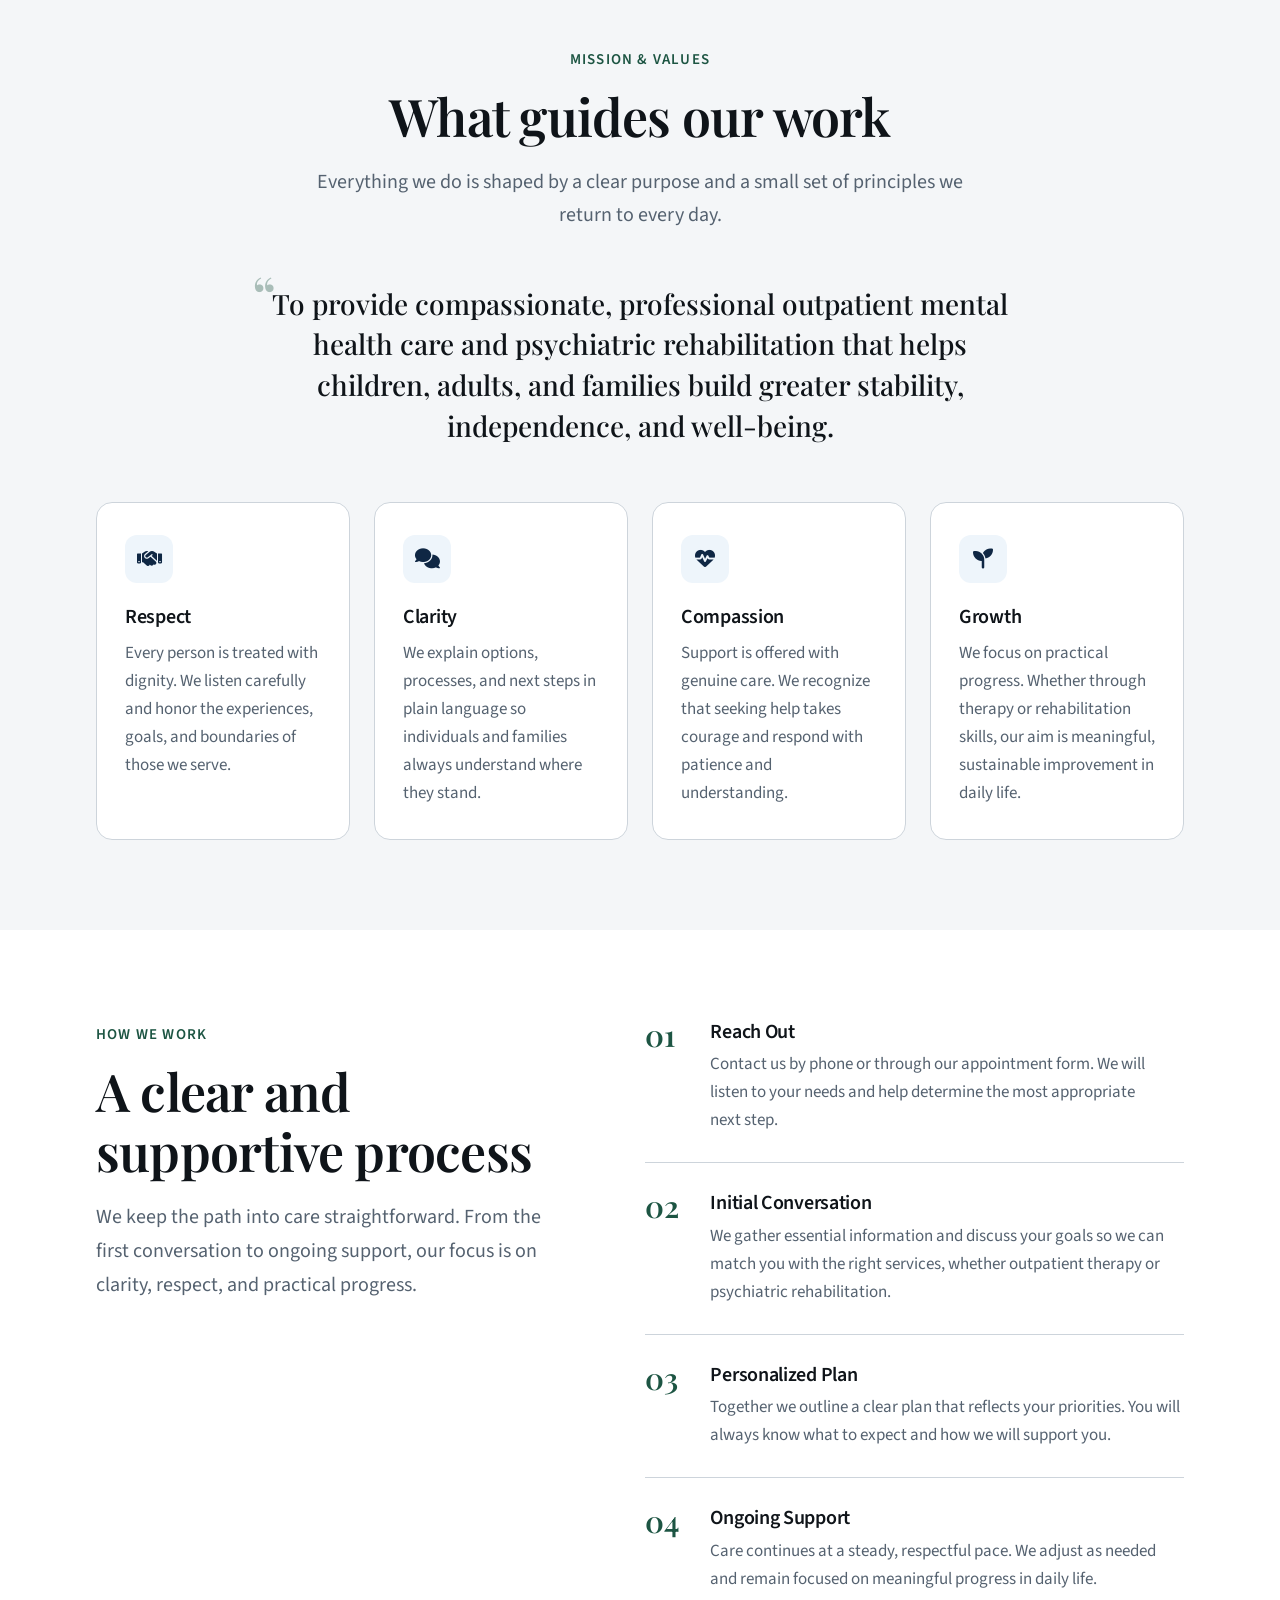
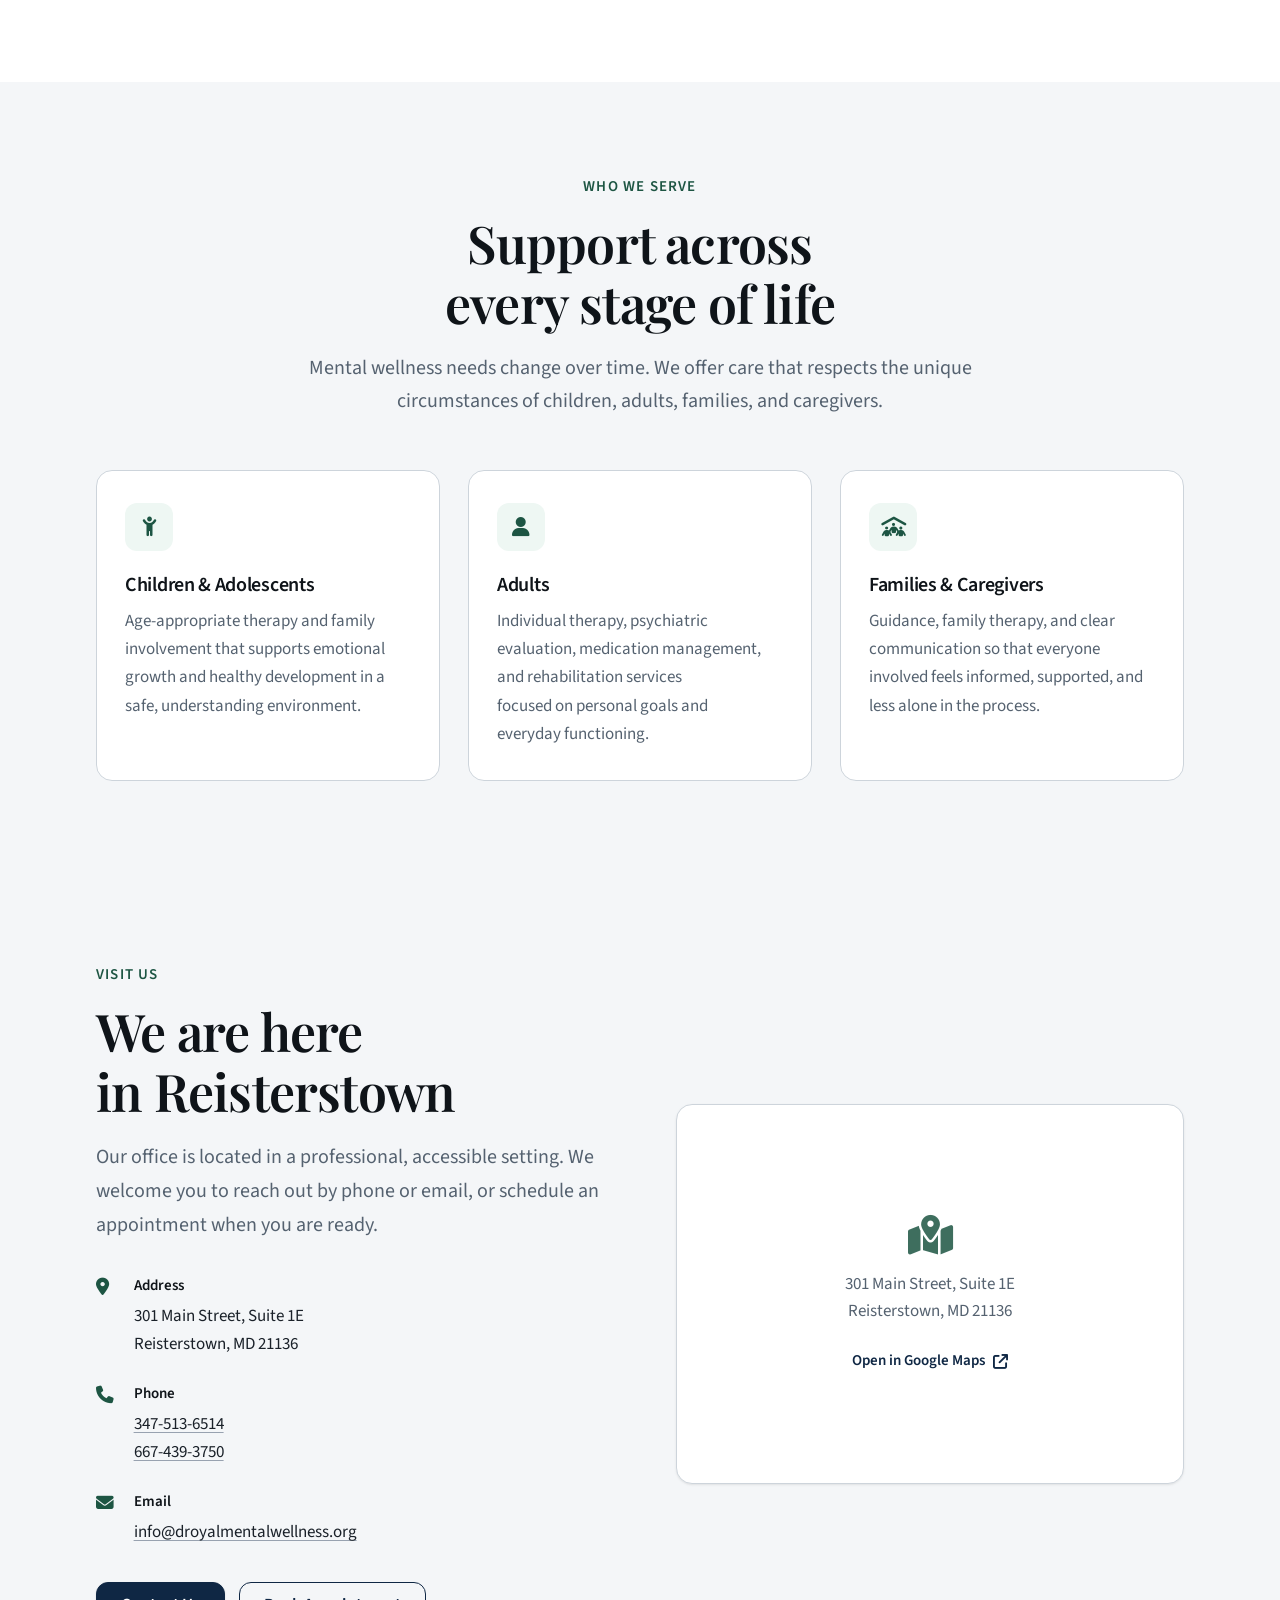
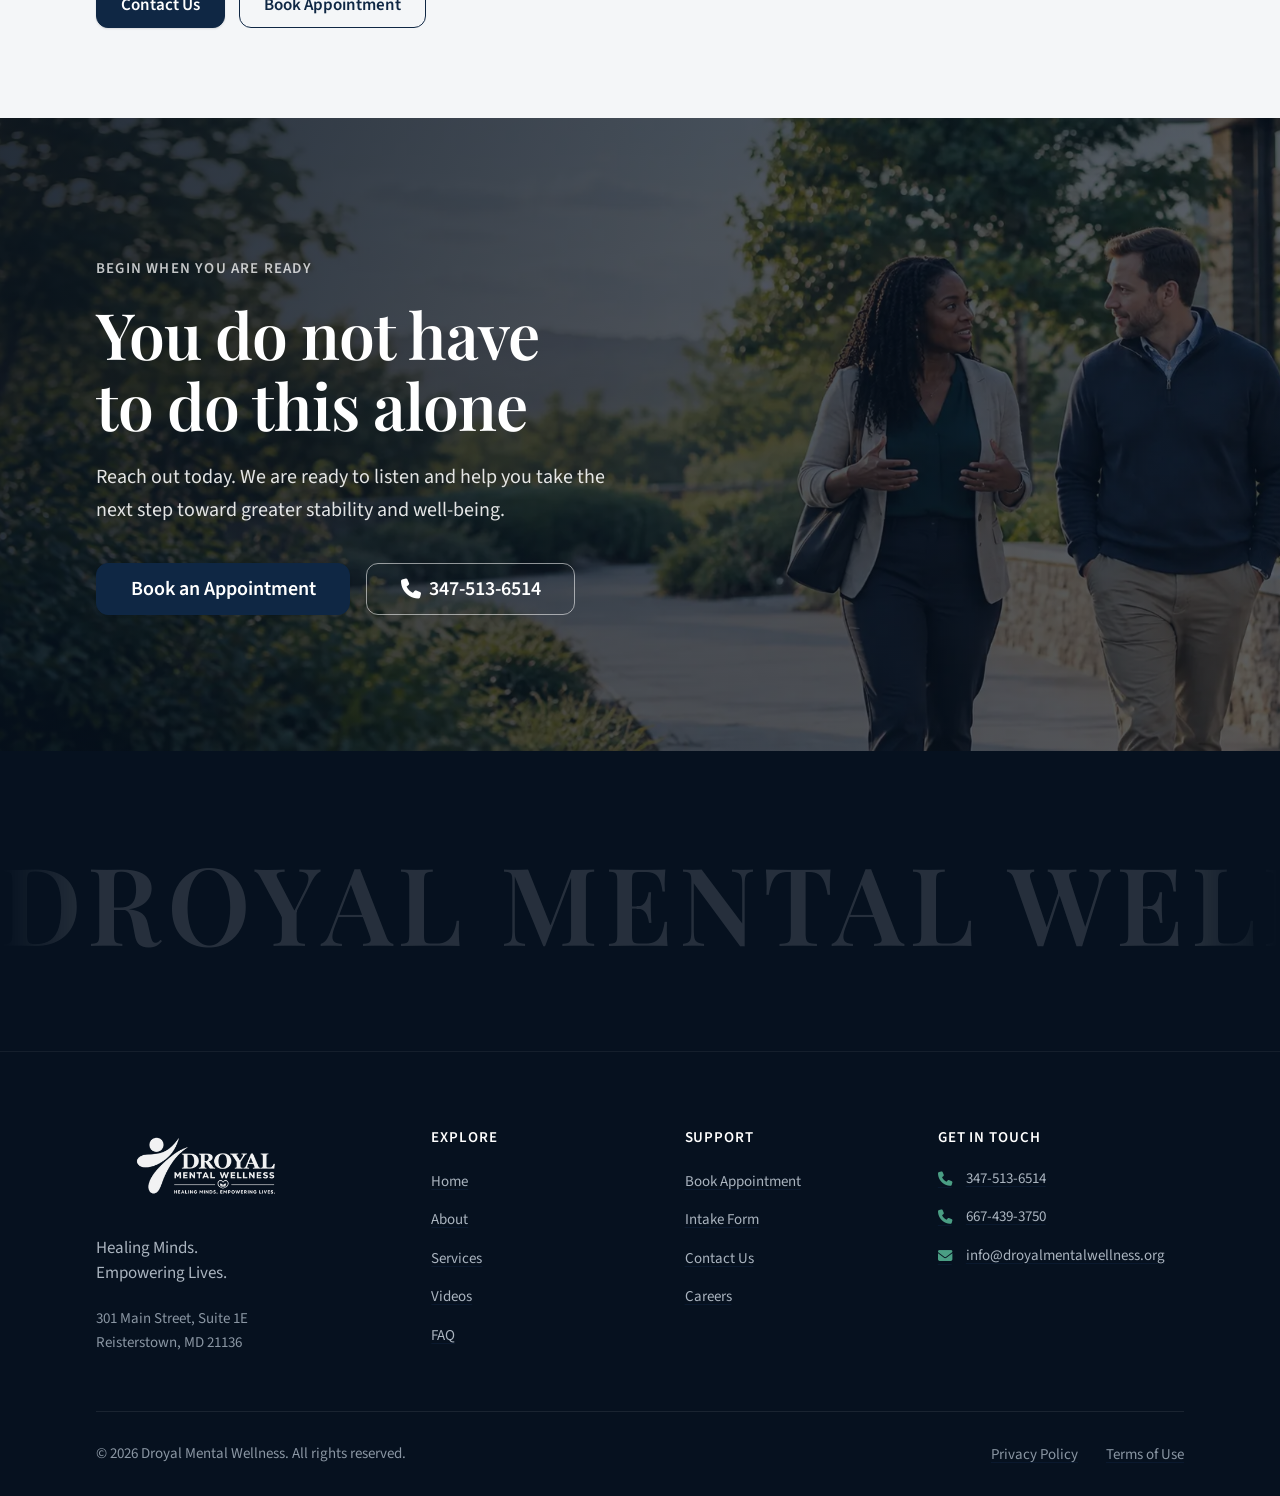
<file: about.html>
<!DOCTYPE html>
<html lang="en">
<head>
  <meta charset="UTF-8">
  <meta name="viewport" content="width=device-width, initial-scale=1.0">
  <meta http-equiv="X-UA-Compatible" content="IE=edge">

  <title>About Us | Droyal Mental Wellness</title>
  <meta name="description" content="Learn about Droyal Mental Wellness — a professional outpatient mental health and psychiatric rehabilitation provider serving children, adults, and families in Reisterstown, Maryland.">
  <meta name="robots" content="index, follow">
  <link rel="canonical" href="https://droyalmentalwellness.org/about.html">

  <meta property="og:type" content="website">
  <meta property="og:url" content="https://droyalmentalwellness.org/about.html">
  <meta property="og:title" content="About Us | Droyal Mental Wellness">
  <meta property="og:description" content="Professional outpatient mental health and psychiatric rehabilitation services in Reisterstown, Maryland.">
  <meta property="og:image" content="https://droyalmentalwellness.org/assets/images/og-default.jpg">
  <meta property="og:locale" content="en_US">
  <meta property="og:site_name" content="Droyal Mental Wellness">

  <link rel="icon" href="favicon/favicon.ico" sizes="any">
  <link rel="icon" type="image/png" sizes="32x32" href="favicon/favicon-32x32.png">
  <link rel="icon" type="image/png" sizes="16x16" href="favicon/favicon-16x16.png">
  <link rel="apple-touch-icon" href="favicon/apple-touch-icon.png">

  <link rel="preconnect" href="https://fonts.googleapis.com">
  <link rel="preconnect" href="https://fonts.gstatic.com" crossorigin>
  <link rel="preconnect" href="https://cdnjs.cloudflare.com">

  <link href="https://fonts.googleapis.com/css2?family=Playfair+Display:wght@500;600;700&family=Source+Sans+3:wght@400;500;600;700&display=swap" rel="stylesheet">
  <link rel="stylesheet" href="https://cdnjs.cloudflare.com/ajax/libs/font-awesome/6.5.1/css/all.min.css">
    
  <link rel="stylesheet" href="https://unpkg.com/aos@2.3.4/dist/aos.css"/>


  <link rel="stylesheet" href="css/global.css">
  <link rel="stylesheet" href="css/about.css">
</head>

<body>
  <div id="header-placeholder"></div>

  <main id="main-content">

    <!-- PAGE HERO -->
    <section class="page-hero" aria-labelledby="about-hero-heading">
    <div class="page-hero-bg" aria-hidden="true">
        <img 
        src="assets/images/about-hero-.webp" 
        alt=""
        width="1920"
        height="900"
        loading="eager"
        decoding="async"
        >
        <div class="page-hero-overlay"></div>
    </div>

    <div class="container">
        <div class="page-hero-content" data-aos="fade-up" data-aos-duration="900">
        <p class="page-hero-eyebrow">About Droyal</p>
        <h1 id="about-hero-heading" class="page-hero-title">
            Professional care with a human approach
        </h1>
        <p class="page-hero-lead">
            We provide outpatient mental health services and psychiatric rehabilitation in a calm, respectful environment for children, adults, and families.
        </p>
        </div>
    </div>
    </section>


    <!-- OUR STORY / INTRODUCTION -->
    <section class="section about-intro" aria-labelledby="story-heading">
      <div class="container">
        <div class="about-intro-grid">

          <div class="about-intro-content" data-aos="fade-right" data-aos-duration="900">
            <p class="section-eyebrow">Our Story</p>
            <h2 id="story-heading" class="section-title">
              A place built for real support
            </h2>
            <div class="about-intro-text">
              <p>
                Droyal Mental Wellness was established to offer accessible, professional mental health care and psychiatric rehabilitation in the Reisterstown community. We recognized the need for a setting where people could receive high-quality clinical services without feeling rushed or overlooked.
              </p>
              <p>
                Today we serve children, adults, and families through two complementary programs: our Outpatient Mental Health Clinic (OMHC) and our Psychiatric Rehabilitation Program (PRP). Both are grounded in the same commitment, clear communication, respectful care, and practical support that helps people move forward.
              </p>
              <p>
                We work at a pace that respects each person’s circumstances. Whether someone is beginning therapy for the first time or seeking structured help with daily living skills, our focus remains the same: to provide steady, professional support in a welcoming environment.
              </p>
            </div>
          </div>

          <div class="about-intro-visual" data-aos="fade-left" data-aos-duration="900" data-aos-delay="150">
            <div class="about-intro-image-wrap">
              <img 
                src="assets/images/about-ab.webp" 
                alt="Calm and professional interior at Droyal Mental Wellness"
                width="560"
                height="700"
                loading="lazy"
                decoding="async"
              >
              <div class="about-intro-accent"></div>
            </div>
          </div>

        </div>
      </div>
    </section>


    <!-- MISSION & VALUES -->
    <section class="section mission-section section--alt" aria-labelledby="mission-heading">
      <div class="container">

        <div class="section-header text-center" data-aos="fade-up" data-aos-duration="800">
          <p class="section-eyebrow">Mission & Values</p>
          <h2 id="mission-heading" class="section-title">
            What guides our work
          </h2>
          <p class="section-lead">
            Everything we do is shaped by a clear purpose and a small set of principles we return to every day.
          </p>
        </div>

        <div class="mission-statement" data-aos="fade-up" data-aos-duration="850">
          <blockquote>
            To provide compassionate, professional outpatient mental health care and psychiatric rehabilitation that helps children, adults, and families build greater stability, independence, and well-being.
          </blockquote>
        </div>

        <div class="values-grid">

          <article class="value-card" data-aos="fade-up" data-aos-duration="800" data-aos-delay="60">
            <div class="value-card-icon">
              <i class="fa-solid fa-handshake" aria-hidden="true"></i>
            </div>
            <h3 class="value-card-title">Respect</h3>
            <p class="value-card-text">
              Every person is treated with dignity. We listen carefully and honor the experiences, goals, and boundaries of those we serve.
            </p>
          </article>

          <article class="value-card" data-aos="fade-up" data-aos-duration="800" data-aos-delay="140">
            <div class="value-card-icon">
              <i class="fa-solid fa-comments" aria-hidden="true"></i>
            </div>
            <h3 class="value-card-title">Clarity</h3>
            <p class="value-card-text">
              We explain options, processes, and next steps in plain language so individuals and families always understand where they stand.
            </p>
          </article>

          <article class="value-card" data-aos="fade-up" data-aos-duration="800" data-aos-delay="220">
            <div class="value-card-icon">
              <i class="fa-solid fa-heart-pulse" aria-hidden="true"></i>
            </div>
            <h3 class="value-card-title">Compassion</h3>
            <p class="value-card-text">
              Support is offered with genuine care. We recognize that seeking help takes courage and respond with patience and understanding.
            </p>
          </article>

          <article class="value-card" data-aos="fade-up" data-aos-duration="800" data-aos-delay="300">
            <div class="value-card-icon">
              <i class="fa-solid fa-seedling" aria-hidden="true"></i>
            </div>
            <h3 class="value-card-title">Growth</h3>
            <p class="value-card-text">
              We focus on practical progress. Whether through therapy or rehabilitation skills, our aim is meaningful, sustainable improvement in daily life.
            </p>
          </article>

        </div>
      </div>
    </section>

        <!-- HOW WE WORK -->
    <section class="section how-section" aria-labelledby="how-heading">
      <div class="container">

        <div class="how-grid">

          <div class="how-content" data-aos="fade-up" data-aos-duration="850">
            <p class="section-eyebrow">How We Work</p>
            <h2 id="how-heading" class="section-title">
              A clear and supportive process
            </h2>
            <p class="how-lead">
              We keep the path into care straightforward. From the first conversation to ongoing support, our focus is on clarity, respect, and practical progress.
            </p>
          </div>

          <div class="how-steps" data-aos="fade-up" data-aos-duration="850" data-aos-delay="120">

            <div class="how-step">
              <div class="how-step-number">01</div>
              <div class="how-step-body">
                <h3 class="how-step-title">Reach Out</h3>
                <p class="how-step-text">
                  Contact us by phone or through our appointment form. We will listen to your needs and help determine the most appropriate next step.
                </p>
              </div>
            </div>

            <div class="how-step">
              <div class="how-step-number">02</div>
              <div class="how-step-body">
                <h3 class="how-step-title">Initial Conversation</h3>
                <p class="how-step-text">
                  We gather essential information and discuss your goals so we can match you with the right services, whether outpatient therapy or psychiatric rehabilitation.
                </p>
              </div>
            </div>

            <div class="how-step">
              <div class="how-step-number">03</div>
              <div class="how-step-body">
                <h3 class="how-step-title">Personalized Plan</h3>
                <p class="how-step-text">
                  Together we outline a clear plan that reflects your priorities. You will always know what to expect and how we will support you.
                </p>
              </div>
            </div>

            <div class="how-step">
              <div class="how-step-number">04</div>
              <div class="how-step-body">
                <h3 class="how-step-title">Ongoing Support</h3>
                <p class="how-step-text">
                  Care continues at a steady, respectful pace. We adjust as needed and remain focused on meaningful progress in daily life.
                </p>
              </div>
            </div>

          </div>
        </div>
      </div>
    </section>


    <!-- WHO WE SERVE -->
    <section class="section about-who-section section--alt" aria-labelledby="about-who-heading">
      <div class="container">

        <div class="section-header text-center" data-aos="fade-up" data-aos-duration="800">
          <p class="section-eyebrow">Who We Serve</p>
          <h2 id="about-who-heading" class="section-title">
            Support across every stage of life
          </h2>
          <p class="section-lead">
            Mental wellness needs change over time. We offer care that respects the unique circumstances of children, adults, families, and caregivers.
          </p>
        </div>

        <div class="about-who-grid">

          <article class="about-who-card" data-aos="fade-up" data-aos-duration="800" data-aos-delay="60">
            <div class="about-who-icon">
              <i class="fa-solid fa-child-reaching" aria-hidden="true"></i>
            </div>
            <h3 class="about-who-title">Children & Adolescents</h3>
            <p class="about-who-text">
              Age-appropriate therapy and family involvement that supports emotional growth and healthy development in a safe, understanding environment.
            </p>
          </article>

          <article class="about-who-card" data-aos="fade-up" data-aos-duration="800" data-aos-delay="140">
            <div class="about-who-icon">
              <i class="fa-solid fa-user" aria-hidden="true"></i>
            </div>
            <h3 class="about-who-title">Adults</h3>
            <p class="about-who-text">
              Individual therapy, psychiatric evaluation, medication management, and rehabilitation services focused on personal goals and everyday functioning.
            </p>
          </article>

          <article class="about-who-card" data-aos="fade-up" data-aos-duration="800" data-aos-delay="220">
            <div class="about-who-icon">
              <i class="fa-solid fa-people-roof" aria-hidden="true"></i>
            </div>
            <h3 class="about-who-title">Families & Caregivers</h3>
            <p class="about-who-text">
              Guidance, family therapy, and clear communication so that everyone involved feels informed, supported, and less alone in the process.
            </p>
          </article>

        </div>
      </div>
    </section>

    <!-- LOCATION & CONTACT -->
    <section class="section location-section section--alt" aria-labelledby="location-heading">
      <div class="container">

        <div class="location-grid">

          <div class="location-content" data-aos="fade-right" data-aos-duration="850">
            <p class="section-eyebrow">Visit Us</p>
            <h2 id="location-heading" class="section-title">
              We are here in Reisterstown
            </h2>
            <p class="location-lead">
              Our office is located in a professional, accessible setting. We welcome you to reach out by phone or email, or schedule an appointment when you are ready.
            </p>

            <ul class="location-details">
              <li>
                <i class="fa-solid fa-location-dot" aria-hidden="true"></i>
                <div>
                  <strong>Address</strong>
                  <span>301 Main Street, Suite 1E<br>Reisterstown, MD 21136</span>
                </div>
              </li>
              <li>
                <i class="fa-solid fa-phone" aria-hidden="true"></i>
                <div>
                  <strong>Phone</strong>
                  <span>
                    <a href="tel:+13475136514">347-513-6514</a><br>
                    <a href="tel:+16674393750">667-439-3750</a>
                  </span>
                </div>
              </li>
              <li>
                <i class="fa-solid fa-envelope" aria-hidden="true"></i>
                <div>
                  <strong>Email</strong>
                  <span>
                    <a href="mailto:info@droyalmentalwellness.org">info@droyalmentalwellness.org</a>
                  </span>
                </div>
              </li>
            </ul>

            <div class="location-actions">
              <a href="contact.html" class="btn btn--primary">
                Contact Us
              </a>
              <a href="appointment.html" class="btn btn--outline">
                Book Appointment
              </a>
            </div>
          </div>

          <div class="location-map" data-aos="fade-left" data-aos-duration="850" data-aos-delay="120">

            <div class="map-placeholder">
              <i class="fa-solid fa-map-location-dot" aria-hidden="true"></i>
              <p>301 Main Street, Suite 1E<br>Reisterstown, MD 21136</p>
              <a 
                href="https://maps.google.com/?q=301+Main+Street+Suite+1E+Reisterstown+MD+21136" 
                target="_blank" 
                rel="noopener noreferrer"
                class="map-link"
              >
                Open in Google Maps
                <i class="fa-solid fa-arrow-up-right-from-square" aria-hidden="true"></i>
              </a>
            </div>
          </div>

        </div>
      </div>
    </section>


    <!-- FINAL CTA -->
    <section class="final-cta" aria-labelledby="final-cta-heading">
      <div class="final-cta-bg" aria-hidden="true">
        <img 
          src="assets/images/final-cta-bg.webp" 
          alt=""
          width="1920"
          height="800"
          loading="lazy"
          decoding="async"
        >
        <div class="final-cta-overlay"></div>
      </div>

      <div class="container">
        <div class="final-cta-content" data-aos="fade-up" data-aos-duration="900">
          <p class="final-cta-eyebrow">Begin when you are ready</p>
          <h2 id="final-cta-heading" class="final-cta-title">
            You do not have to do this alone
          </h2>
          <p class="final-cta-text">
            Reach out today. We are ready to listen and help you take the next step toward greater stability and well-being.
          </p>
          <div class="final-cta-actions">
            <a href="appointment.html" class="btn btn--primary btn--lg">
              Book an Appointment
            </a>
            <a href="tel:+13475136514" class="btn btn--outline btn--lg final-cta-phone">
              <i class="fa-solid fa-phone" aria-hidden="true"></i>
              347-513-6514
            </a>
          </div>
        </div>
      </div>
    </section>

  </main>

  <div id="footer-placeholder"></div>

    <script src="https://unpkg.com/aos@2.3.4/dist/aos.js"></script>
    <script src="js/main.js"></script>
</body>
</html>
</file>
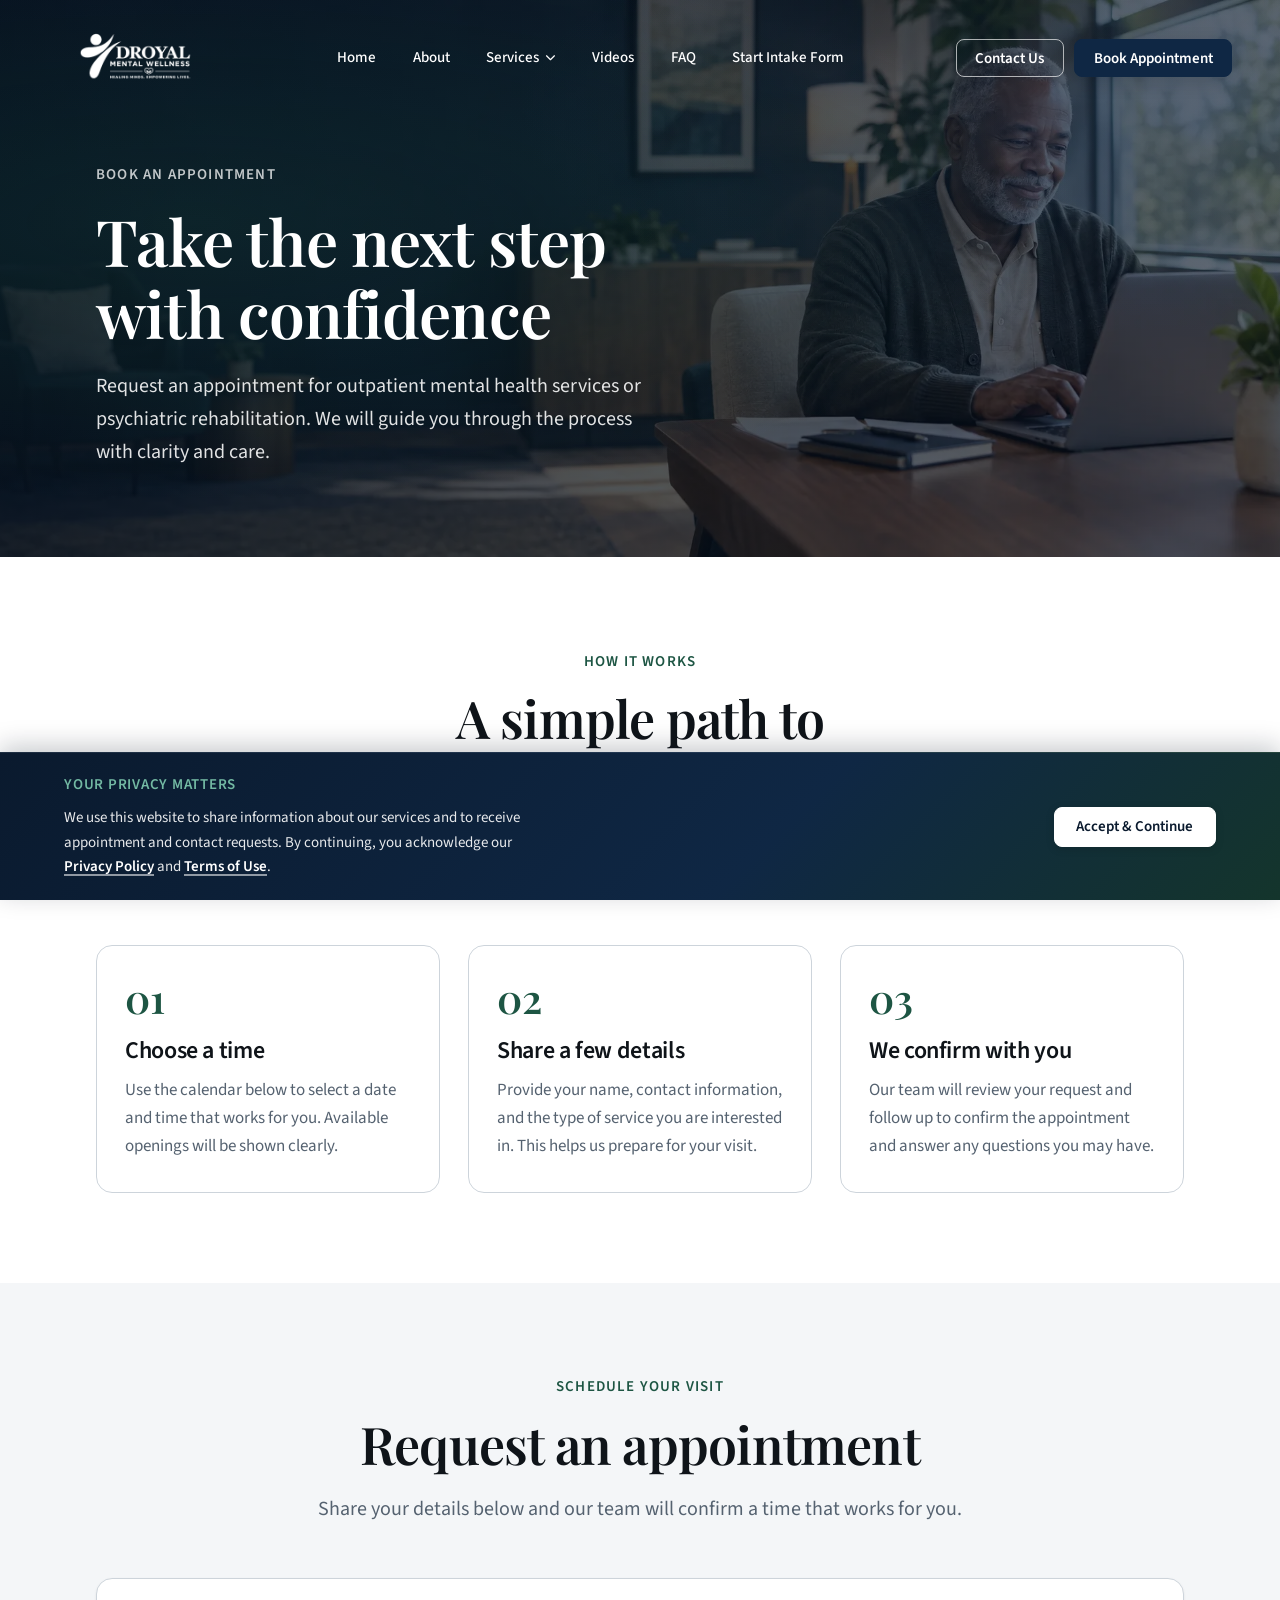
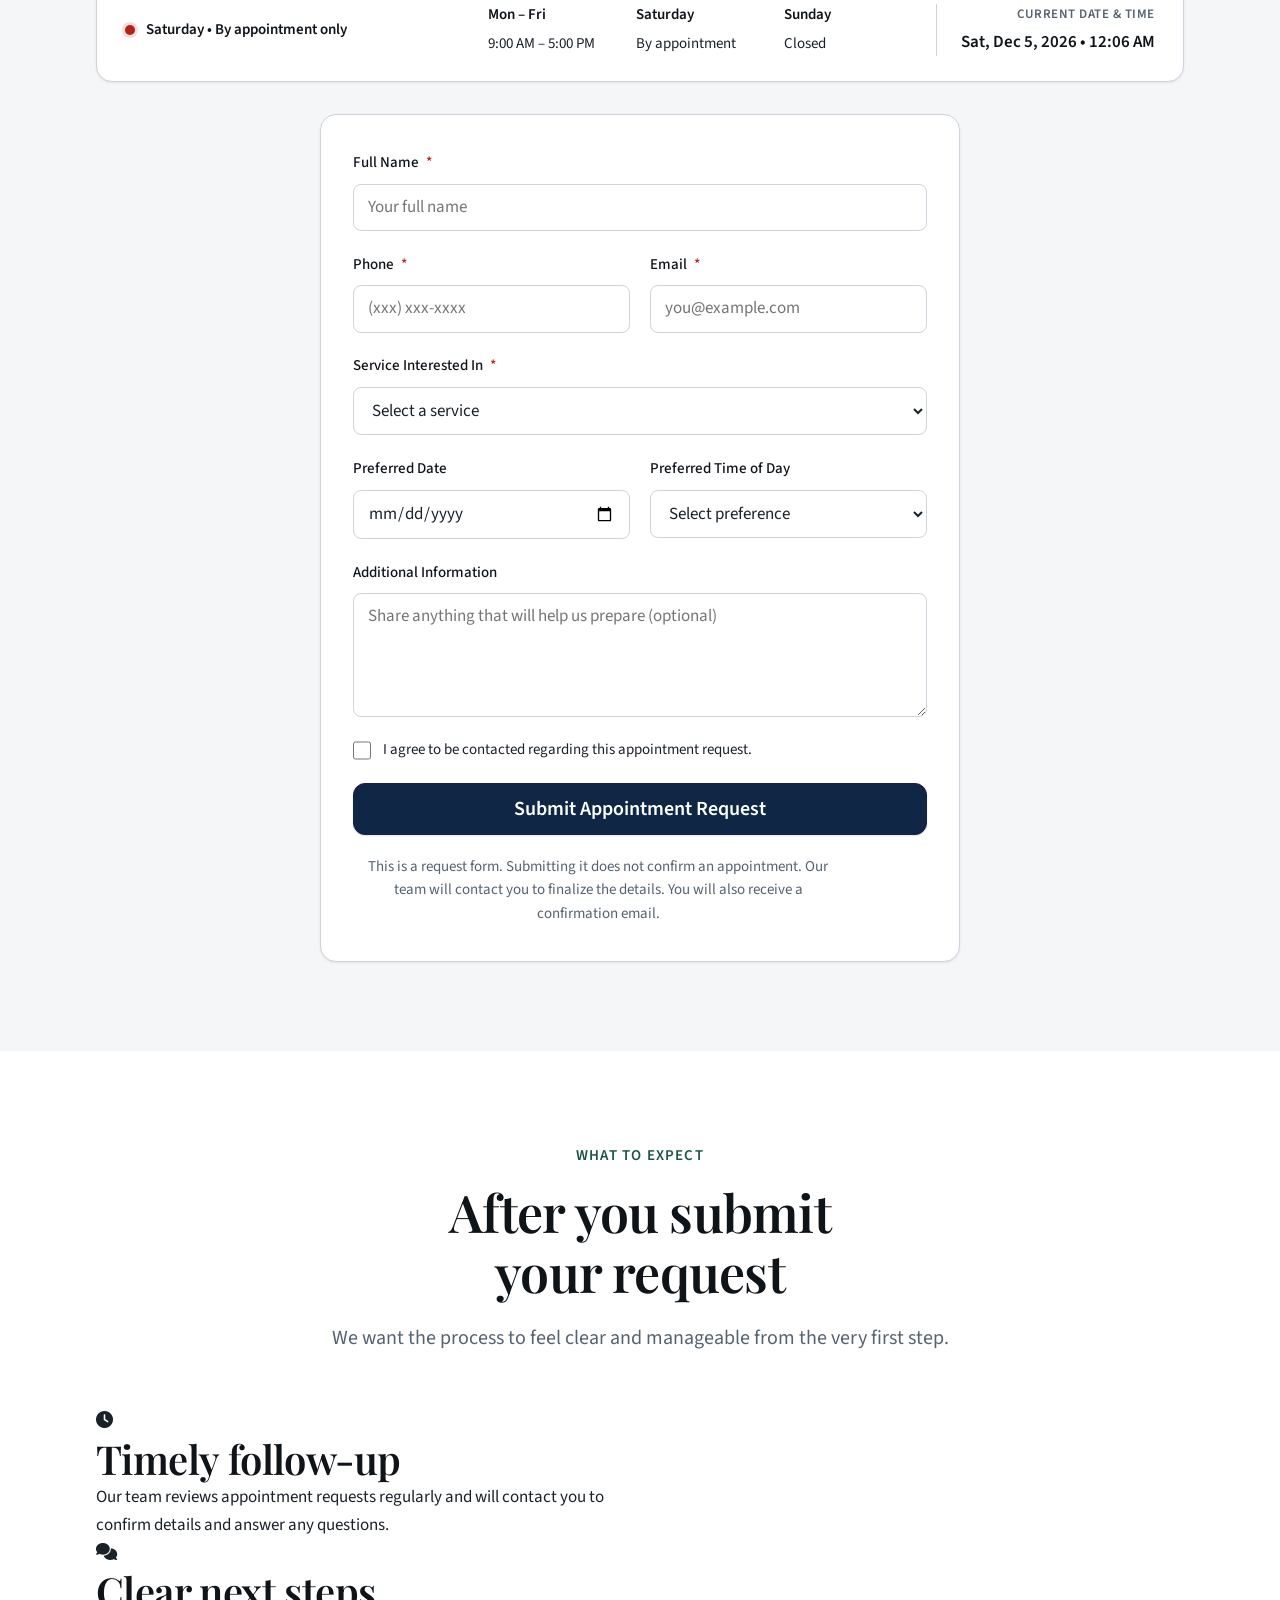
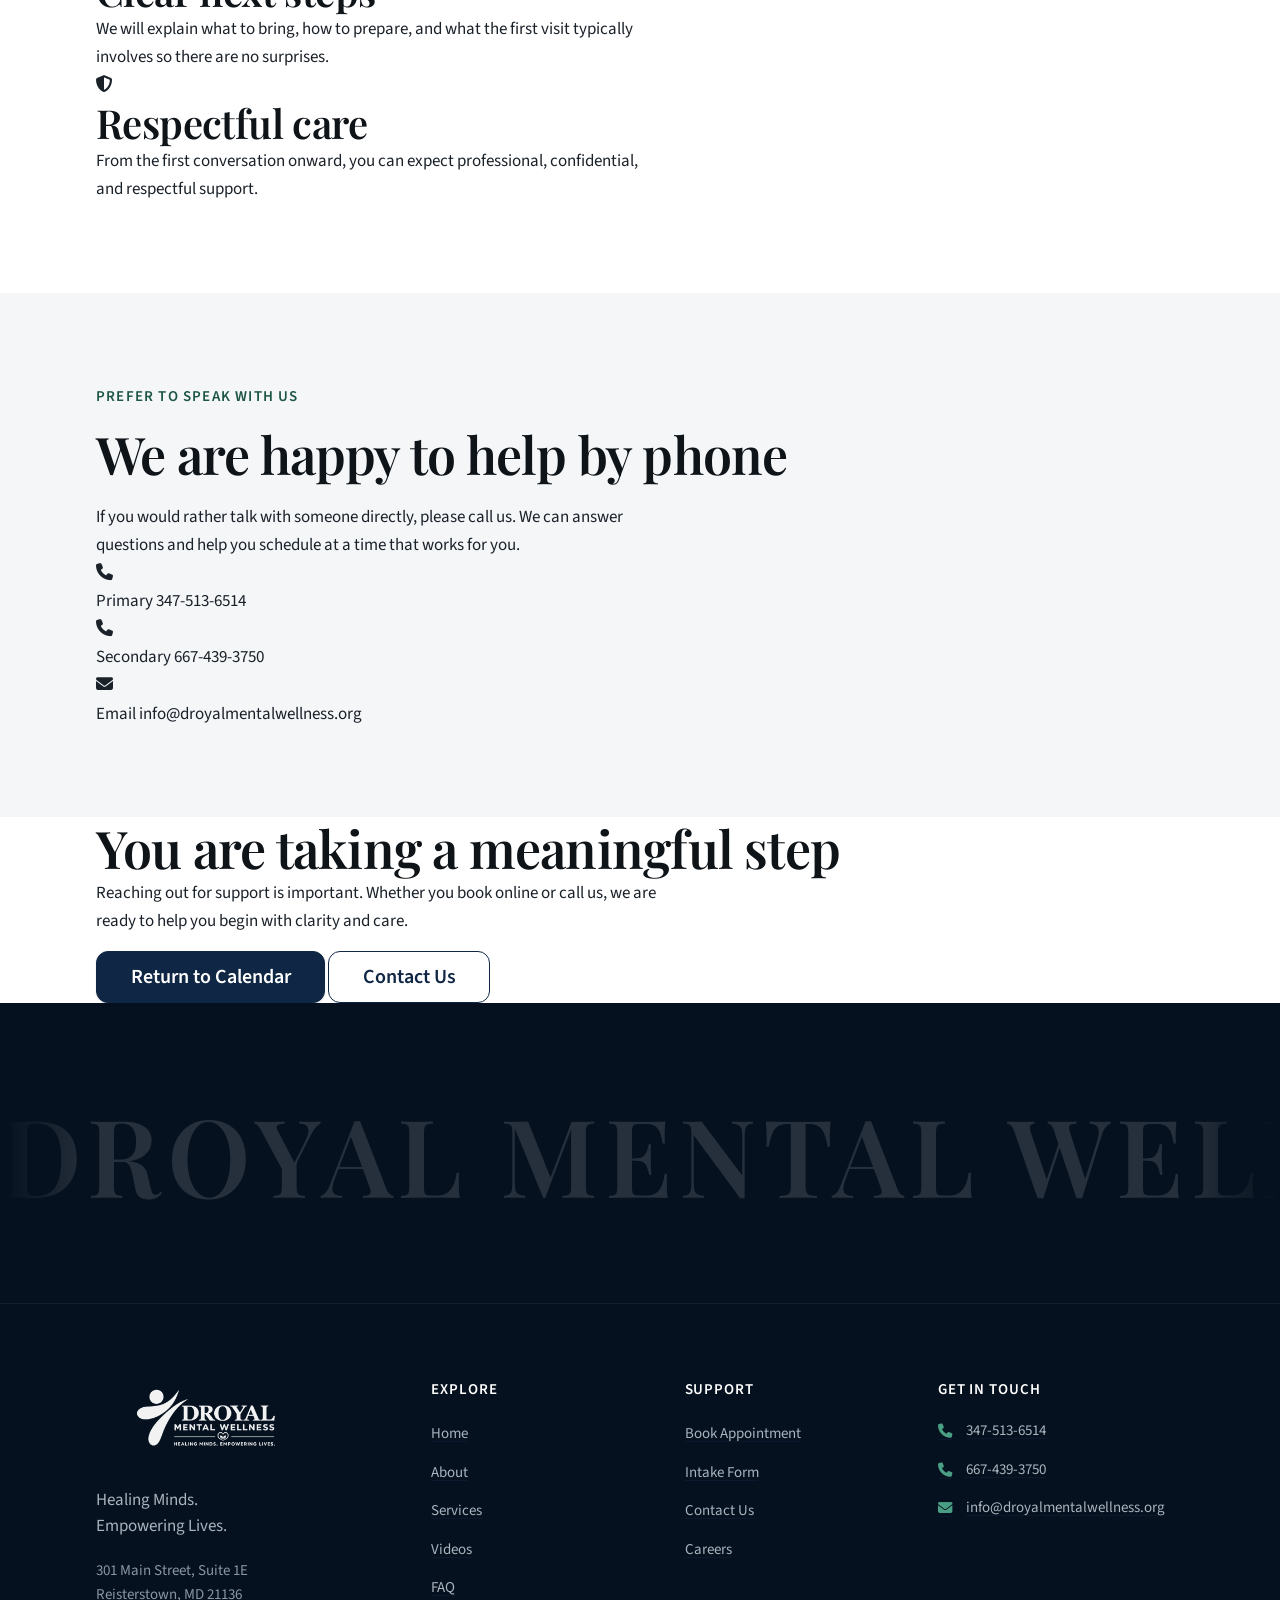
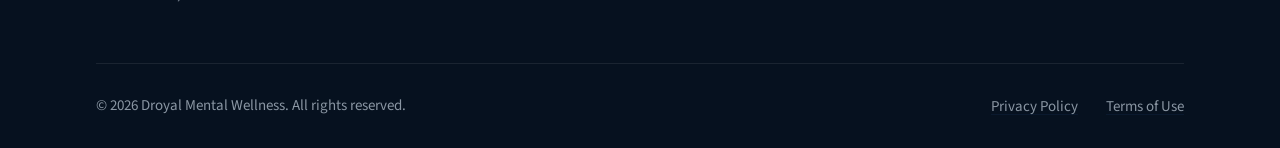
<file: appointment.html>
<!DOCTYPE html>
<html lang="en">
<head>
  <meta charset="UTF-8">
  <meta name="viewport" content="width=device-width, initial-scale=1.0">
  <meta http-equiv="X-UA-Compatible" content="IE=edge">

  <title>Book an Appointment | Droyal Mental Wellness</title>
  <meta name="description" content="Request an appointment for outpatient mental health services or psychiatric rehabilitation at Droyal Mental Wellness in Reisterstown, Maryland.">
  <meta name="robots" content="index, follow">
  <link rel="canonical" href="https://droyalmentalwellness.org/appointment.html">

  <meta property="og:type" content="website">
  <meta property="og:url" content="https://droyalmentalwellness.org/appointment.html">
  <meta property="og:title" content="Book an Appointment | Droyal Mental Wellness">
  <meta property="og:description" content="Schedule outpatient mental health or psychiatric rehabilitation services in Reisterstown, Maryland.">
  <meta property="og:image" content="https://droyalmentalwellness.org/assets/images/og-default.jpg">
  <meta property="og:locale" content="en_US">
  <meta property="og:site_name" content="Droyal Mental Wellness">

  <link rel="icon" href="favicon/favicon.ico" sizes="any">
  <link rel="icon" type="image/png" sizes="32x32" href="favicon/favicon-32x32.png">
  <link rel="icon" type="image/png" sizes="16x16" href="favicon/favicon-16x16.png">
  <link rel="apple-touch-icon" href="favicon/apple-touch-icon.png">

  <link rel="preconnect" href="https://fonts.googleapis.com">
  <link rel="preconnect" href="https://fonts.gstatic.com" crossorigin>
  <link rel="preconnect" href="https://cdnjs.cloudflare.com">

  <link href="https://fonts.googleapis.com/css2?family=Playfair+Display:wght@500;600;700&family=Source+Sans+3:wght@400;500;600;700&display=swap" rel="stylesheet">
  <link rel="stylesheet" href="https://cdnjs.cloudflare.com/ajax/libs/font-awesome/6.5.1/css/all.min.css">

  <link rel="stylesheet" href="https://unpkg.com/aos@2.3.4/dist/aos.css"/>

  <link rel="stylesheet" href="css/global.css">
  <link rel="stylesheet" href="css/appointment.css">
</head>

<body>
  <div id="header-placeholder"></div>

  <main id="main-content">

    <!-- PAGE HERO -->
    <section class="page-hero" aria-labelledby="appointment-hero-heading">
      <div class="page-hero-bg" aria-hidden="true">
        <img 
          src="assets/images/appointment-hero.webp" 
          alt=""
          width="1920"
          height="900"
          decoding="async"
        >
        <div class="page-hero-overlay"></div>
      </div>

      <div class="container">
        <div class="page-hero-content" data-aos="fade-up" data-aos-duration="900">
          <p class="page-hero-eyebrow">Book an Appointment</p>
          <h1 id="appointment-hero-heading" class="page-hero-title">
            Take the next step with confidence
          </h1>
          <p class="page-hero-lead">
            Request an appointment for outpatient mental health services or psychiatric rehabilitation. We will guide you through the process with clarity and care.
          </p>
        </div>
      </div>
    </section>


    <!-- HOW IT WORKS -->
    <section class="section how-it-works" aria-labelledby="how-it-works-heading">
      <div class="container">

        <div class="section-header text-center" data-aos="fade-up" data-aos-duration="800">
          <p class="section-eyebrow">How It Works</p>
          <h2 id="how-it-works-heading" class="section-title">
            A simple path to getting started
          </h2>
          <p class="section-lead">
            We keep the process clear and manageable so you can focus on what matters most.
          </p>
        </div>

        <div class="how-steps-grid">

          <article class="how-step-card" data-aos="fade-up" data-aos-duration="800" data-aos-delay="80">
            <div class="how-step-number">01</div>
            <h3 class="how-step-title">Choose a time</h3>
            <p class="how-step-text">
              Use the calendar below to select a date and time that works for you. Available openings will be shown clearly.
            </p>
          </article>

          <article class="how-step-card" data-aos="fade-up" data-aos-duration="800" data-aos-delay="160">
            <div class="how-step-number">02</div>
            <h3 class="how-step-title">Share a few details</h3>
            <p class="how-step-text">
              Provide your name, contact information, and the type of service you are interested in. This helps us prepare for your visit.
            </p>
          </article>

          <article class="how-step-card" data-aos="fade-up" data-aos-duration="800" data-aos-delay="240">
            <div class="how-step-number">03</div>
            <h3 class="how-step-title">We confirm with you</h3>
            <p class="how-step-text">
              Our team will review your request and follow up to confirm the appointment and answer any questions you may have.
            </p>
          </article>

        </div>
      </div>
    </section>


    <!-- APPOINTMENT REQUEST FORM -->
    <section class="section booking-section section--alt" aria-labelledby="booking-heading">
      <div class="container">

        <div class="section-header text-center" data-aos="fade-up" data-aos-duration="800">
          <p class="section-eyebrow">Schedule Your Visit</p>
          <h2 id="booking-heading" class="section-title">
            Request an appointment
          </h2>
          <p class="section-lead">
            Share your details below and our team will confirm a time that works for you.
          </p>
        </div>

        <div class="availability-banner" data-aos="fade-up" data-aos-duration="700">

          <div class="availability-status" id="office-status">
            <span class="status-dot" id="status-dot"></span>
            <span id="status-text">Checking status…</span>
          </div>

          <div class="availability-hours">
            <div class="hours-item">
              <strong>Mon – Fri</strong>
              <span>9:00 AM – 5:00 PM</span>
            </div>
            <div class="hours-item">
              <strong>Saturday</strong>
              <span>By appointment</span>
            </div>
            <div class="hours-item">
              <strong>Sunday</strong>
              <span>Closed</span>
            </div>
          </div>

          <div class="availability-time">
            <span class="time-label">Current date &amp; time</span>
            <span class="time-value" id="current-time">—</span>
          </div>

        </div>

        <!-- Form Card -->
        <div class="form-wrap" data-aos="fade-up" data-aos-duration="850" data-aos-delay="80">

          <form
            class="appointment-form"
            id="appointment-form"
            action="api/appointment.php"
            method="POST"
            novalidate
          >

            <div class="form-group">
              <label for="full-name" class="form-label">
                Full Name <span class="required">*</span>
              </label>
              <input
                type="text"
                id="full-name"
                name="full_name"
                class="form-input"
                required
                maxlength="150"
                autocomplete="name"
                placeholder="Your full name"
              >
            </div>

            <div class="form-row">
              <div class="form-group">
                <label for="phone" class="form-label">
                  Phone <span class="required">*</span>
                </label>
                <input
                  type="tel"
                  id="phone"
                  name="phone"
                  class="form-input"
                  required
                  maxlength="30"
                  autocomplete="tel"
                  placeholder="(xxx) xxx-xxxx"
                >
              </div>

              <div class="form-group">
                <label for="email" class="form-label">
                  Email <span class="required">*</span>
                </label>
                <input
                  type="email"
                  id="email"
                  name="email"
                  class="form-input"
                  required
                  maxlength="180"
                  autocomplete="email"
                  placeholder="you@example.com"
                >
              </div>
            </div>

            <div class="form-group">
              <label for="service-type" class="form-label">
                Service Interested In <span class="required">*</span>
              </label>
              <select id="service-type" name="service_type" class="form-select" required>
                <option value="" disabled selected>Select a service</option>
                <option value="OMHC">Outpatient Mental Health (OMHC)</option>
                <option value="PRP">Psychiatric Rehabilitation (PRP)</option>
                <option value="Unsure">Not sure yet</option>
              </select>
            </div>

            <div class="form-row">
              <div class="form-group">
                <label for="preferred-date" class="form-label">
                  Preferred Date
                </label>
                <input
                  type="date"
                  id="preferred-date"
                  name="preferred_date"
                  class="form-input"
                >
              </div>

              <div class="form-group">
                <label for="preferred-time" class="form-label">
                  Preferred Time of Day
                </label>
                <select id="preferred-time" name="preferred_time" class="form-select">
                  <option value="" disabled selected>Select preference</option>
                  <option value="Morning">Morning</option>
                  <option value="Afternoon">Afternoon</option>
                  <option value="Evening">Evening</option>
                  <option value="Flexible">Flexible</option>
                </select>
              </div>
            </div>

            <div class="form-group">
              <label for="additional-info" class="form-label">
                Additional Information
              </label>
              <textarea
                id="additional-info"
                name="additional_info"
                class="form-textarea"
                rows="4"
                maxlength="5000"
                placeholder="Share anything that will help us prepare (optional)"
              ></textarea>
            </div>

            <div class="form-group form-checkbox-group">
              <label class="form-checkbox-label">
                <input type="checkbox" name="consent" value="1" required>
                <span>I agree to be contacted regarding this appointment request.</span>
              </label>
            </div>

            <button
              type="submit"
              class="btn btn--primary btn--lg btn--full"
              id="submit-btn"
            >
              Submit Appointment Request
            </button>

            <p class="form-note">
              This is a request form. Submitting it does not confirm an appointment.
              Our team will contact you to finalize the details. You will also receive a confirmation email.
            </p>

          </form>
        </div>

      </div>
    </section>

    <div class="form-popup" id="form-popup" role="dialog" aria-modal="true" aria-labelledby="popup-title" hidden>
      <div class="form-popup-backdrop" id="popup-backdrop"></div>
      <div class="form-popup-card">
        <div class="form-popup-icon" id="popup-icon" aria-hidden="true"></div>
        <h3 class="form-popup-title" id="popup-title">Request received</h3>
        <p class="form-popup-message" id="popup-message"></p>
        <p class="form-popup-note" id="popup-note"></p>
        <button type="button" class="btn btn--primary" id="popup-close">
          Close
        </button>
      </div>
    </div>


    <!-- WHAT TO EXPECT -->
    <section class="section expect-section" aria-labelledby="expect-heading">
      <div class="container">

        <div class="section-header text-center" data-aos="fade-up" data-aos-duration="800">
          <p class="section-eyebrow">What to Expect</p>
          <h2 id="expect-heading" class="section-title">
            After you submit your request
          </h2>
          <p class="section-lead">
            We want the process to feel clear and manageable from the very first step.
          </p>
        </div>

        <div class="expect-grid">

          <article class="expect-card" data-aos="fade-up" data-aos-duration="800" data-aos-delay="80">
            <div class="expect-icon">
              <i class="fa-solid fa-clock" aria-hidden="true"></i>
            </div>
            <h3 class="expect-title">Timely follow-up</h3>
            <p class="expect-text">
              Our team reviews appointment requests regularly and will contact you to confirm details and answer any questions.
            </p>
          </article>

          <article class="expect-card" data-aos="fade-up" data-aos-duration="800" data-aos-delay="160">
            <div class="expect-icon">
              <i class="fa-solid fa-comments" aria-hidden="true"></i>
            </div>
            <h3 class="expect-title">Clear next steps</h3>
            <p class="expect-text">
              We will explain what to bring, how to prepare, and what the first visit typically involves so there are no surprises.
            </p>
          </article>

          <article class="expect-card" data-aos="fade-up" data-aos-duration="800" data-aos-delay="240">
            <div class="expect-icon">
              <i class="fa-solid fa-shield-halved" aria-hidden="true"></i>
            </div>
            <h3 class="expect-title">Respectful care</h3>
            <p class="expect-text">
              From the first conversation onward, you can expect professional, confidential, and respectful support.
            </p>
          </article>

        </div>
      </div>
    </section>


    <!-- PREFER TO CALL? -->
    <section class="section call-section section--alt" aria-labelledby="call-heading">
      <div class="container">

        <div class="call-grid">

          <div class="call-content" data-aos="fade-right" data-aos-duration="850">
            <p class="section-eyebrow">Prefer to Speak with Us</p>
            <h2 id="call-heading" class="section-title">
              We are happy to help by phone
            </h2>
            <p class="call-lead">
              If you would rather talk with someone directly, please call us. We can answer questions and help you schedule at a time that works for you.
            </p>
          </div>

          <div class="call-cards" data-aos="fade-left" data-aos-duration="850" data-aos-delay="120">

            <a href="tel:+13475136514" class="call-card">
              <div class="call-card-icon">
                <i class="fa-solid fa-phone" aria-hidden="true"></i>
              </div>
              <div>
                <span class="call-card-label">Primary</span>
                <span class="call-card-number">347-513-6514</span>
              </div>
            </a>

            <a href="tel:+16674393750" class="call-card">
              <div class="call-card-icon">
                <i class="fa-solid fa-phone" aria-hidden="true"></i>
              </div>
              <div>
                <span class="call-card-label">Secondary</span>
                <span class="call-card-number">667-439-3750</span>
              </div>
            </a>

            <a href="mailto:info@droyalmentalwellness.org" class="call-card">
              <div class="call-card-icon">
                <i class="fa-solid fa-envelope" aria-hidden="true"></i>
              </div>
              <div>
                <span class="call-card-label">Email</span>
                <span class="call-card-number">info@droyalmentalwellness.org</span>
              </div>
            </a>

          </div>
        </div>
      </div>
    </section>


    <!-- FINAL CTA -->
    <section class="appointment-final-cta" aria-labelledby="final-cta-heading">
      <div class="container">
        <div class="appointment-final-inner" data-aos="fade-up" data-aos-duration="900">

          <h2 id="final-cta-heading" class="appointment-final-title">
            You are taking a meaningful step
          </h2>
          <p class="appointment-final-text">
            Reaching out for support is important. Whether you book online or call us, we are ready to help you begin with clarity and care.
          </p>

          <div class="appointment-final-actions">
            <a href="#booking-heading" class="btn btn--primary btn--lg">
              Return to Calendar
            </a>
            <a href="contact.html" class="btn btn--outline btn--lg appointment-final-secondary">
              Contact Us
            </a>
          </div>

        </div>
      </div>
    </section>

  </main>

  <div id="footer-placeholder"></div>

  <script src="https://unpkg.com/aos@2.3.4/dist/aos.js"></script>
  <script src="js/main.js"></script>
</body>
</html>
</file>
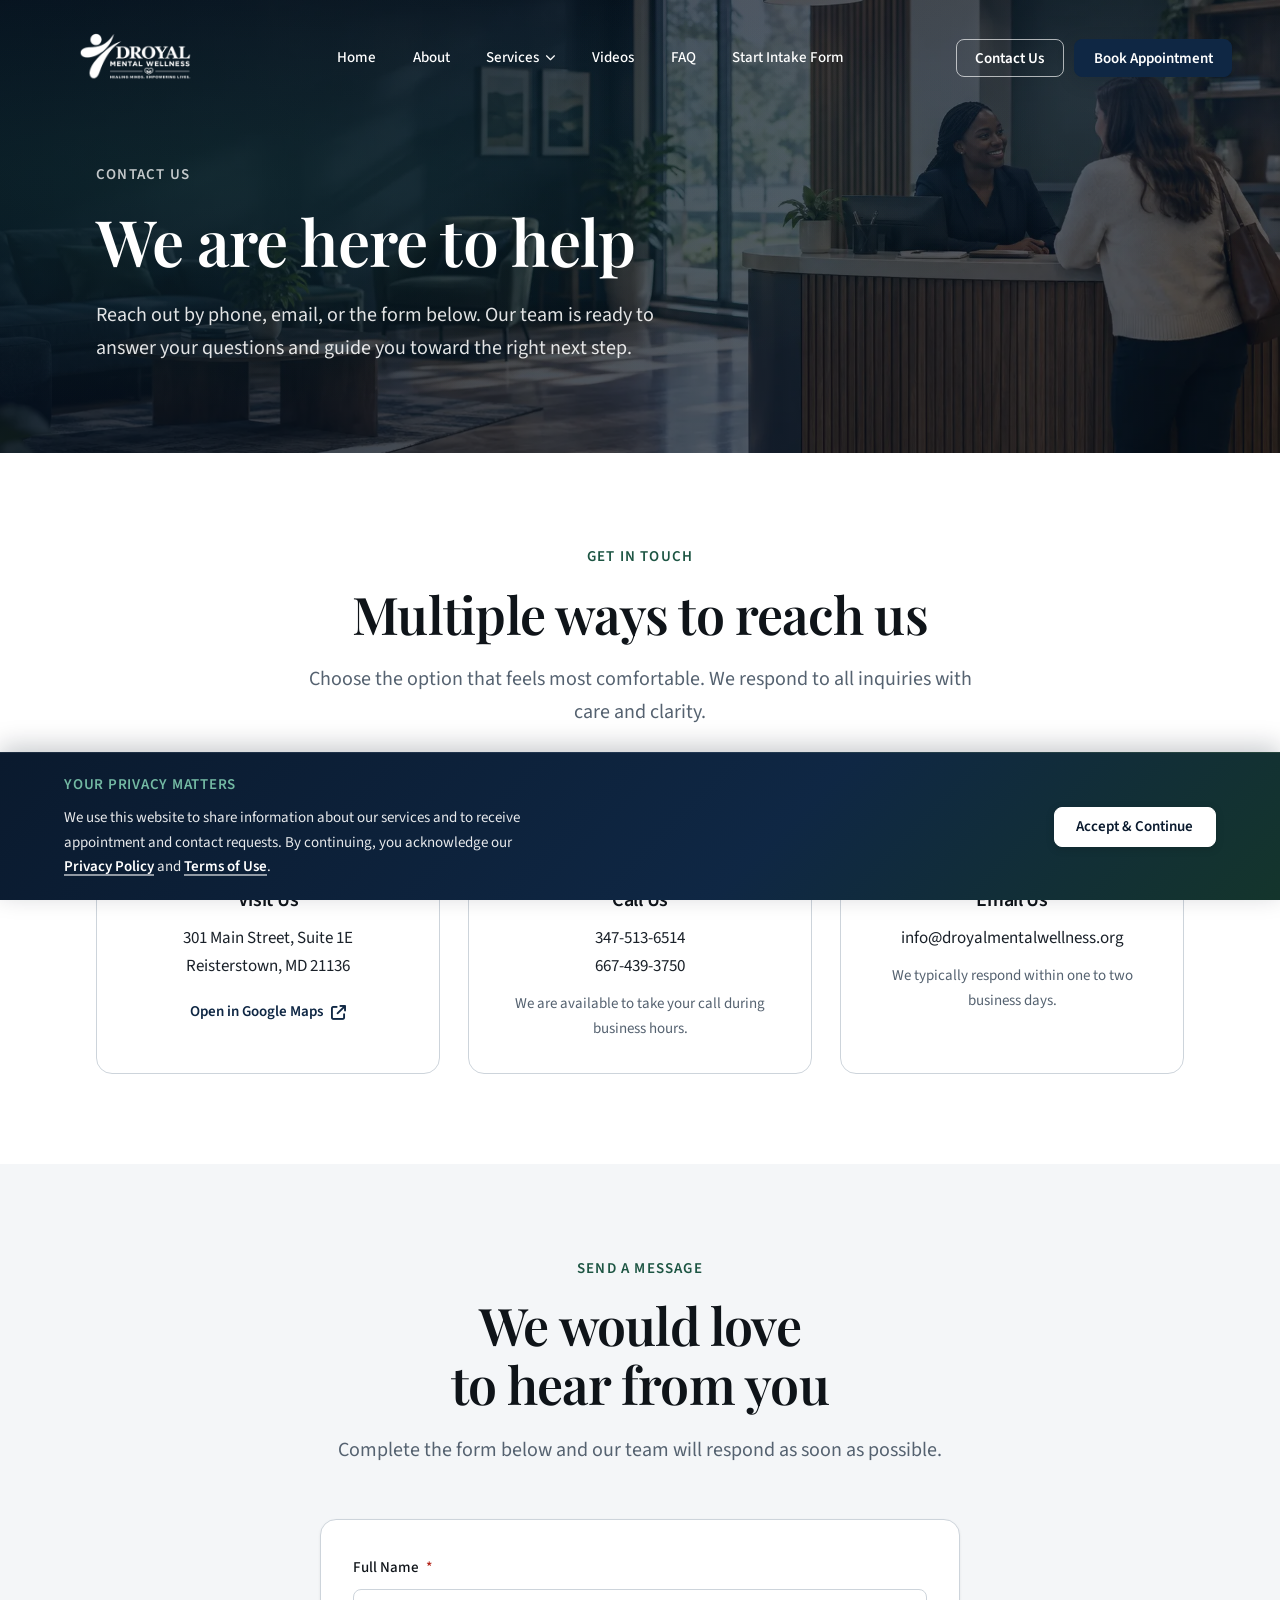
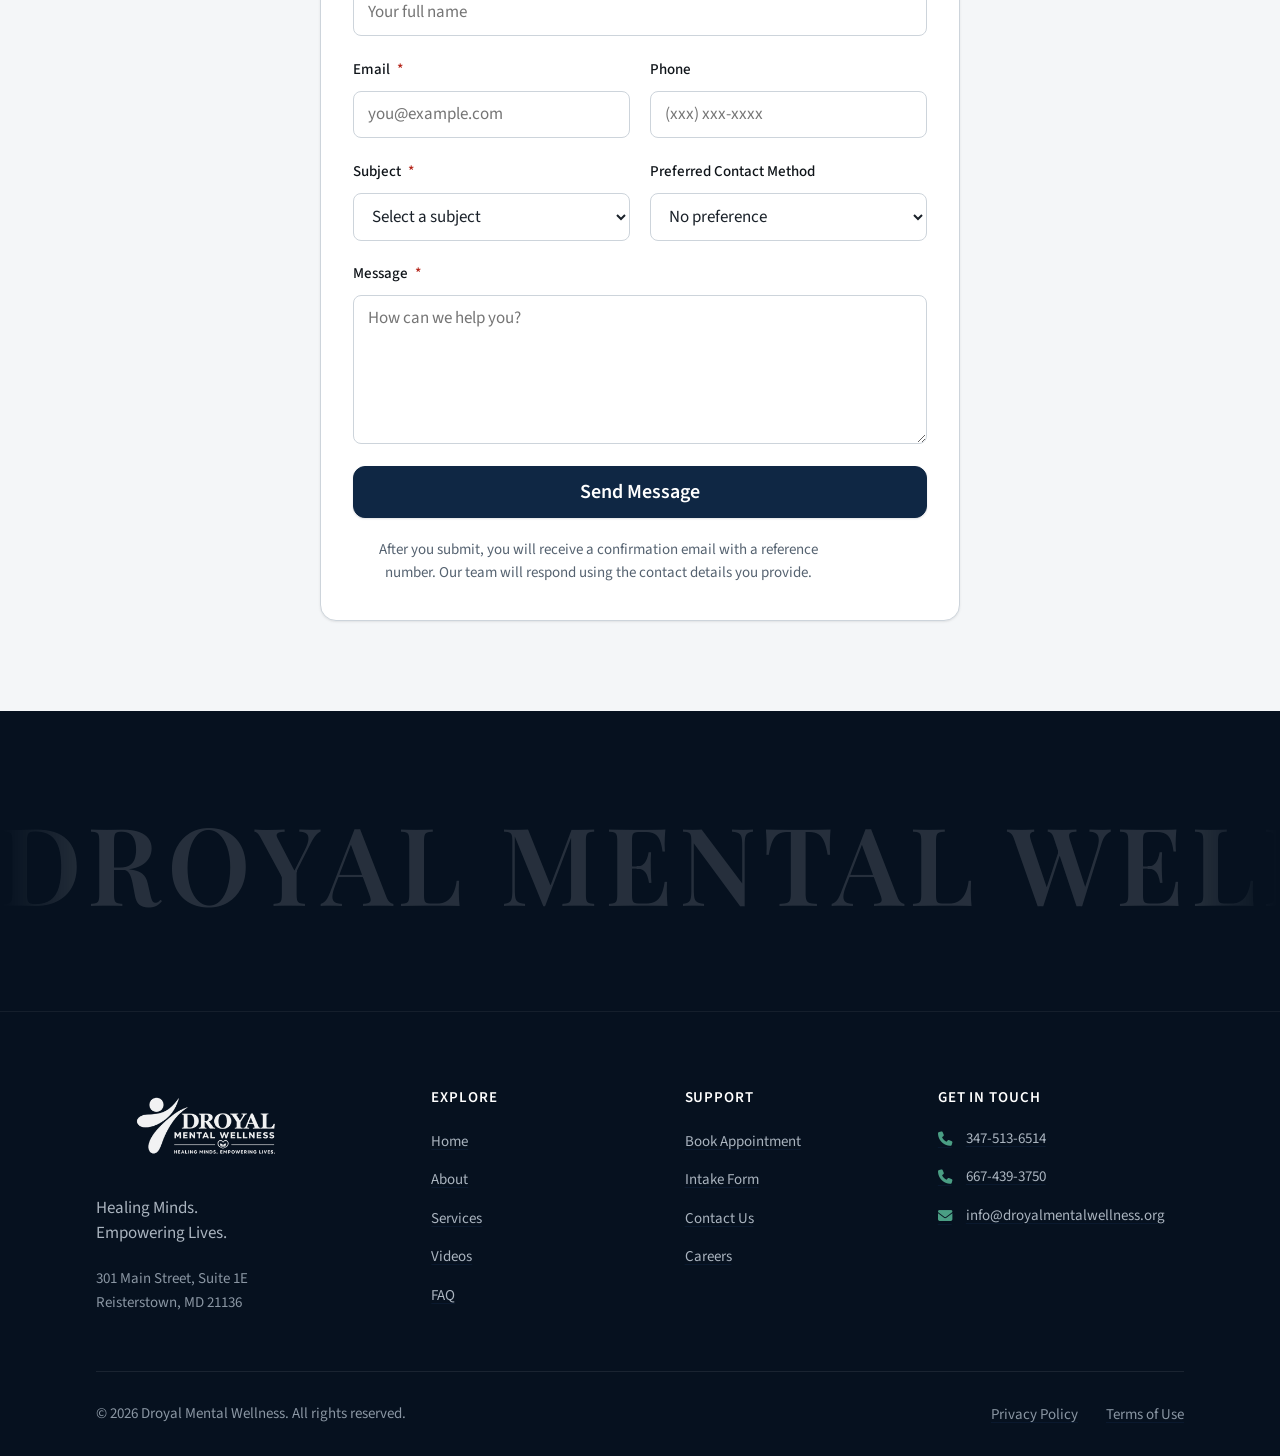
<file: contact.html>
<!DOCTYPE html>
<html lang="en">
<head>
  <meta charset="UTF-8">
  <meta name="viewport" content="width=device-width, initial-scale=1.0">
  <meta http-equiv="X-UA-Compatible" content="IE=edge">

  <title>Contact Us | Droyal Mental Wellness</title>
  <meta name="description" content="Contact Droyal Mental Wellness in Reisterstown, Maryland. Reach us by phone, email, or contact form for outpatient mental health and psychiatric rehabilitation services.">
  <meta name="robots" content="index, follow">
  <link rel="canonical" href="https://droyalmentalwellness.org/contact.html">

  <meta property="og:type" content="website">
  <meta property="og:url" content="https://droyalmentalwellness.org/contact.html">
  <meta property="og:title" content="Contact Us | Droyal Mental Wellness">
  <meta property="og:description" content="Get in touch with Droyal Mental Wellness for outpatient mental health and psychiatric rehabilitation services.">
  <meta property="og:image" content="https://droyalmentalwellness.org/assets/images/og-default.jpg">
  <meta property="og:locale" content="en_US">
  <meta property="og:site_name" content="Droyal Mental Wellness">

  <link rel="icon" href="favicon/favicon.ico" sizes="any">
  <link rel="icon" type="image/png" sizes="32x32" href="favicon/favicon-32x32.png">
  <link rel="icon" type="image/png" sizes="16x16" href="favicon/favicon-16x16.png">
  <link rel="apple-touch-icon" href="favicon/apple-touch-icon.png">

  <link rel="preconnect" href="https://fonts.googleapis.com">
  <link rel="preconnect" href="https://fonts.gstatic.com" crossorigin>
  <link rel="preconnect" href="https://cdnjs.cloudflare.com">

  <link href="https://fonts.googleapis.com/css2?family=Playfair+Display:wght@500;600;700&family=Source+Sans+3:wght@400;500;600;700&display=swap" rel="stylesheet">
  <link rel="stylesheet" href="https://cdnjs.cloudflare.com/ajax/libs/font-awesome/6.5.1/css/all.min.css">

  <link rel="stylesheet" href="https://unpkg.com/aos@2.3.4/dist/aos.css"/>

  <link rel="stylesheet" href="css/global.css">
  <link rel="stylesheet" href="css/contact.css">
</head>

<body>
  <div id="header-placeholder"></div>

  <main id="main-content">

    <!-- PAGE HERO -->
    <section class="page-hero" aria-labelledby="contact-hero-heading">
      <div class="page-hero-bg" aria-hidden="true">
        <img 
          src="assets/images/contact-hero.webp" 
          alt=""
          width="1920"
          height="900"
          decoding="async"
        >
        <div class="page-hero-overlay"></div>
      </div>

      <div class="container">
        <div class="page-hero-content" data-aos="fade-up" data-aos-duration="900">
          <p class="page-hero-eyebrow">Contact Us</p>
          <h1 id="contact-hero-heading" class="page-hero-title">
            We are here to help
          </h1>
          <p class="page-hero-lead">
            Reach out by phone, email, or the form below. Our team is ready to answer your questions and guide you toward the right next step.
          </p>
        </div>
      </div>
    </section>


    <!-- CONTACT INFORMATION -->
    <section class="section contact-info-section" aria-labelledby="contact-info-heading">
      <div class="container">

        <div class="section-header text-center" data-aos="fade-up" data-aos-duration="800">
          <p class="section-eyebrow">Get in Touch</p>
          <h2 id="contact-info-heading" class="section-title">
            Multiple ways to reach us
          </h2>
          <p class="section-lead">
            Choose the option that feels most comfortable. We respond to all inquiries with care and clarity.
          </p>
        </div>

        <div class="contact-info-grid">

          <article class="contact-info-card" data-aos="fade-up" data-aos-duration="800" data-aos-delay="80">
            <div class="contact-info-icon">
              <i class="fa-solid fa-location-dot" aria-hidden="true"></i>
            </div>
            <h3 class="contact-info-title">Visit Us</h3>
            <p class="contact-info-text">
              301 Main Street, Suite 1E<br>
              Reisterstown, MD 21136
            </p>
            <a 
              href="https://maps.google.com/?q=301+Main+Street+Suite+1E+Reisterstown+MD+21136" 
              target="_blank" 
              rel="noopener noreferrer"
              class="contact-info-link"
            >
              Open in Google Maps
              <i class="fa-solid fa-arrow-up-right-from-square" aria-hidden="true"></i>
            </a>
          </article>

          <article class="contact-info-card" data-aos="fade-up" data-aos-duration="800" data-aos-delay="160">
            <div class="contact-info-icon">
              <i class="fa-solid fa-phone" aria-hidden="true"></i>
            </div>
            <h3 class="contact-info-title">Call Us</h3>
            <p class="contact-info-text">
              <a href="tel:+13475136514">347-513-6514</a><br>
              <a href="tel:+16674393750">667-439-3750</a>
            </p>
            <p class="contact-info-note">
              We are available to take your call during business hours.
            </p>
          </article>

          <article class="contact-info-card" data-aos="fade-up" data-aos-duration="800" data-aos-delay="240">
            <div class="contact-info-icon">
              <i class="fa-solid fa-envelope" aria-hidden="true"></i>
            </div>
            <h3 class="contact-info-title">Email Us</h3>
            <p class="contact-info-text">
              <a href="mailto:info@droyalmentalwellness.org">info@droyalmentalwellness.org</a>
            </p>
            <p class="contact-info-note">
              We typically respond within one to two business days.
            </p>
          </article>

        </div>
      </div>
    </section>

    <!-- CONTACT FORM -->
    <section class="section contact-form-section section--alt" aria-labelledby="contact-form-heading">
      <div class="container">

        <div class="section-header text-center" data-aos="fade-up" data-aos-duration="800">
          <p class="section-eyebrow">Send a Message</p>
          <h2 id="contact-form-heading" class="section-title">
            We would love to hear from you
          </h2>
          <p class="section-lead">
            Complete the form below and our team will respond as soon as possible.
          </p>
        </div>

        <div class="contact-form-wrap" data-aos="fade-up" data-aos-duration="850" data-aos-delay="80">

          <form
            class="contact-form"
            id="contact-form"
            action="api/contact.php"
            method="POST"
            novalidate
          >

            <div class="form-group">
              <label for="full-name" class="form-label">
                Full Name <span class="required">*</span>
              </label>
              <input
                type="text"
                id="full-name"
                name="full_name"
                class="form-input"
                required
                maxlength="150"
                autocomplete="name"
                placeholder="Your full name"
              >
            </div>

            <div class="form-row">
              <div class="form-group">
                <label for="email" class="form-label">
                  Email <span class="required">*</span>
                </label>
                <input
                  type="email"
                  id="email"
                  name="email"
                  class="form-input"
                  required
                  maxlength="180"
                  autocomplete="email"
                  placeholder="you@example.com"
                >
              </div>

              <div class="form-group">
                <label for="phone" class="form-label">
                  Phone
                </label>
                <input
                  type="tel"
                  id="phone"
                  name="phone"
                  class="form-input"
                  maxlength="30"
                  autocomplete="tel"
                  placeholder="(xxx) xxx-xxxx"
                >
              </div>
            </div>

            <div class="form-row">
              <div class="form-group">
                <label for="subject" class="form-label">
                  Subject <span class="required">*</span>
                </label>
                <select id="subject" name="subject" class="form-select" required>
                  <option value="" disabled selected>Select a subject</option>
                  <option value="General Inquiry">General Inquiry</option>
                  <option value="Appointment Question">Appointment Question</option>
                  <option value="Services Information">Services Information</option>
                  <option value="Referral">Referral</option>
                  <option value="Other">Other</option>
                </select>
              </div>

              <div class="form-group">
                <label for="preferred-contact" class="form-label">
                  Preferred Contact Method
                </label>
                <select id="preferred-contact" name="preferred_contact" class="form-select">
                  <option value="" selected>No preference</option>
                  <option value="Phone">Phone</option>
                  <option value="Email">Email</option>
                  <option value="Either">Either</option>
                </select>
              </div>
            </div>

            <div class="form-group">
              <label for="message" class="form-label">
                Message <span class="required">*</span>
              </label>
              <textarea
                id="message"
                name="message"
                class="form-textarea"
                rows="5"
                required
                maxlength="10000"
                placeholder="How can we help you?"
              ></textarea>
            </div>

            <button
              type="submit"
              class="btn btn--primary btn--lg btn--full"
              id="contact-submit-btn"
            >
              Send Message
            </button>

            <p class="form-note">
              After you submit, you will receive a confirmation email with a reference number.
              Our team will respond using the contact details you provide.
            </p>

          </form>
        </div>

      </div>
    </section>

    <!-- Contact Form Popup -->
    <div
      class="form-popup"
      id="contact-popup"
      role="dialog"
      aria-modal="true"
      aria-labelledby="contact-popup-title"
      hidden
    >
      <div class="form-popup-backdrop" id="contact-popup-backdrop"></div>
      <div class="form-popup-card">
        <div class="form-popup-icon" id="contact-popup-icon" aria-hidden="true"></div>
        <h3 class="form-popup-title" id="contact-popup-title">Message sent</h3>
        <p class="form-popup-message" id="contact-popup-message"></p>
        <p class="form-popup-note" id="contact-popup-note"></p>
        <button type="button" class="btn btn--primary" id="contact-popup-close">
          Close
        </button>
      </div>
    </div>


  </main>

  <div id="footer-placeholder"></div>

  <script src="https://unpkg.com/aos@2.3.4/dist/aos.js"></script>
  <script src="js/main.js"></script>
</body>
</html>
</file>
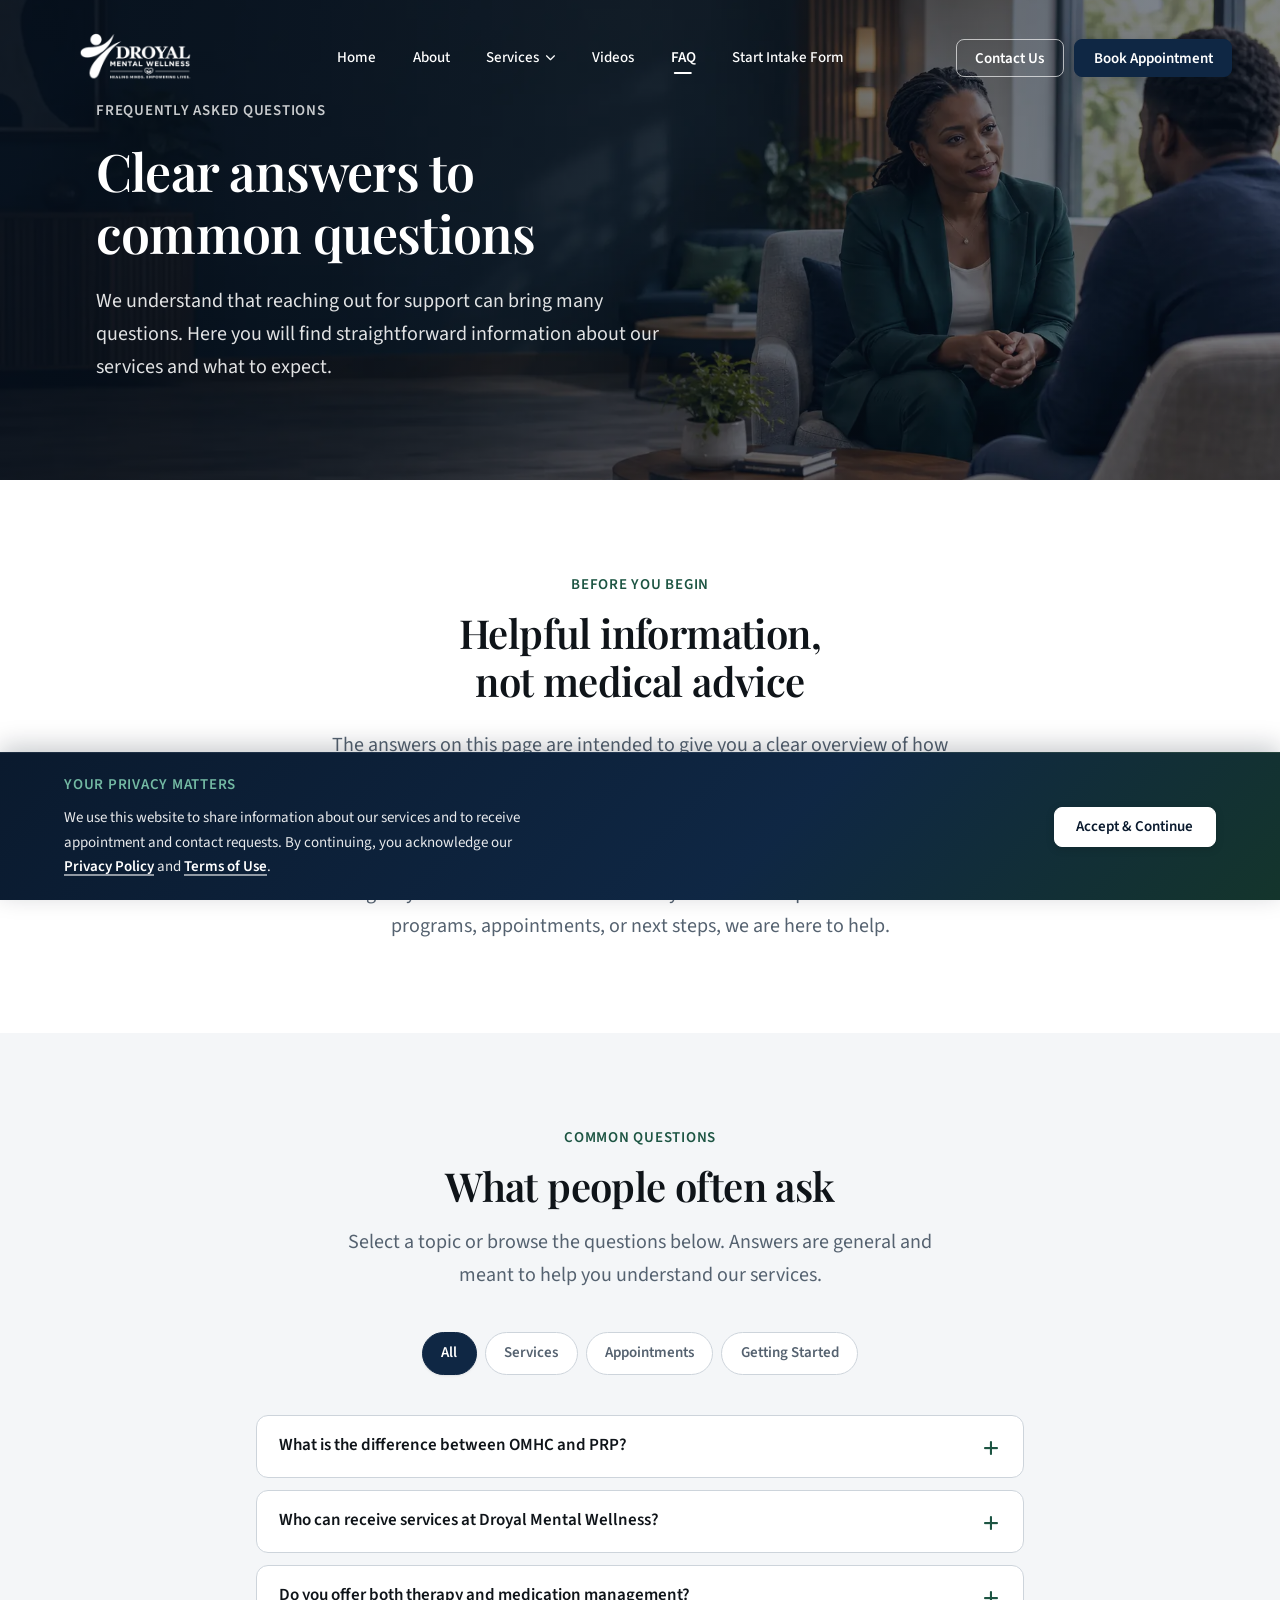
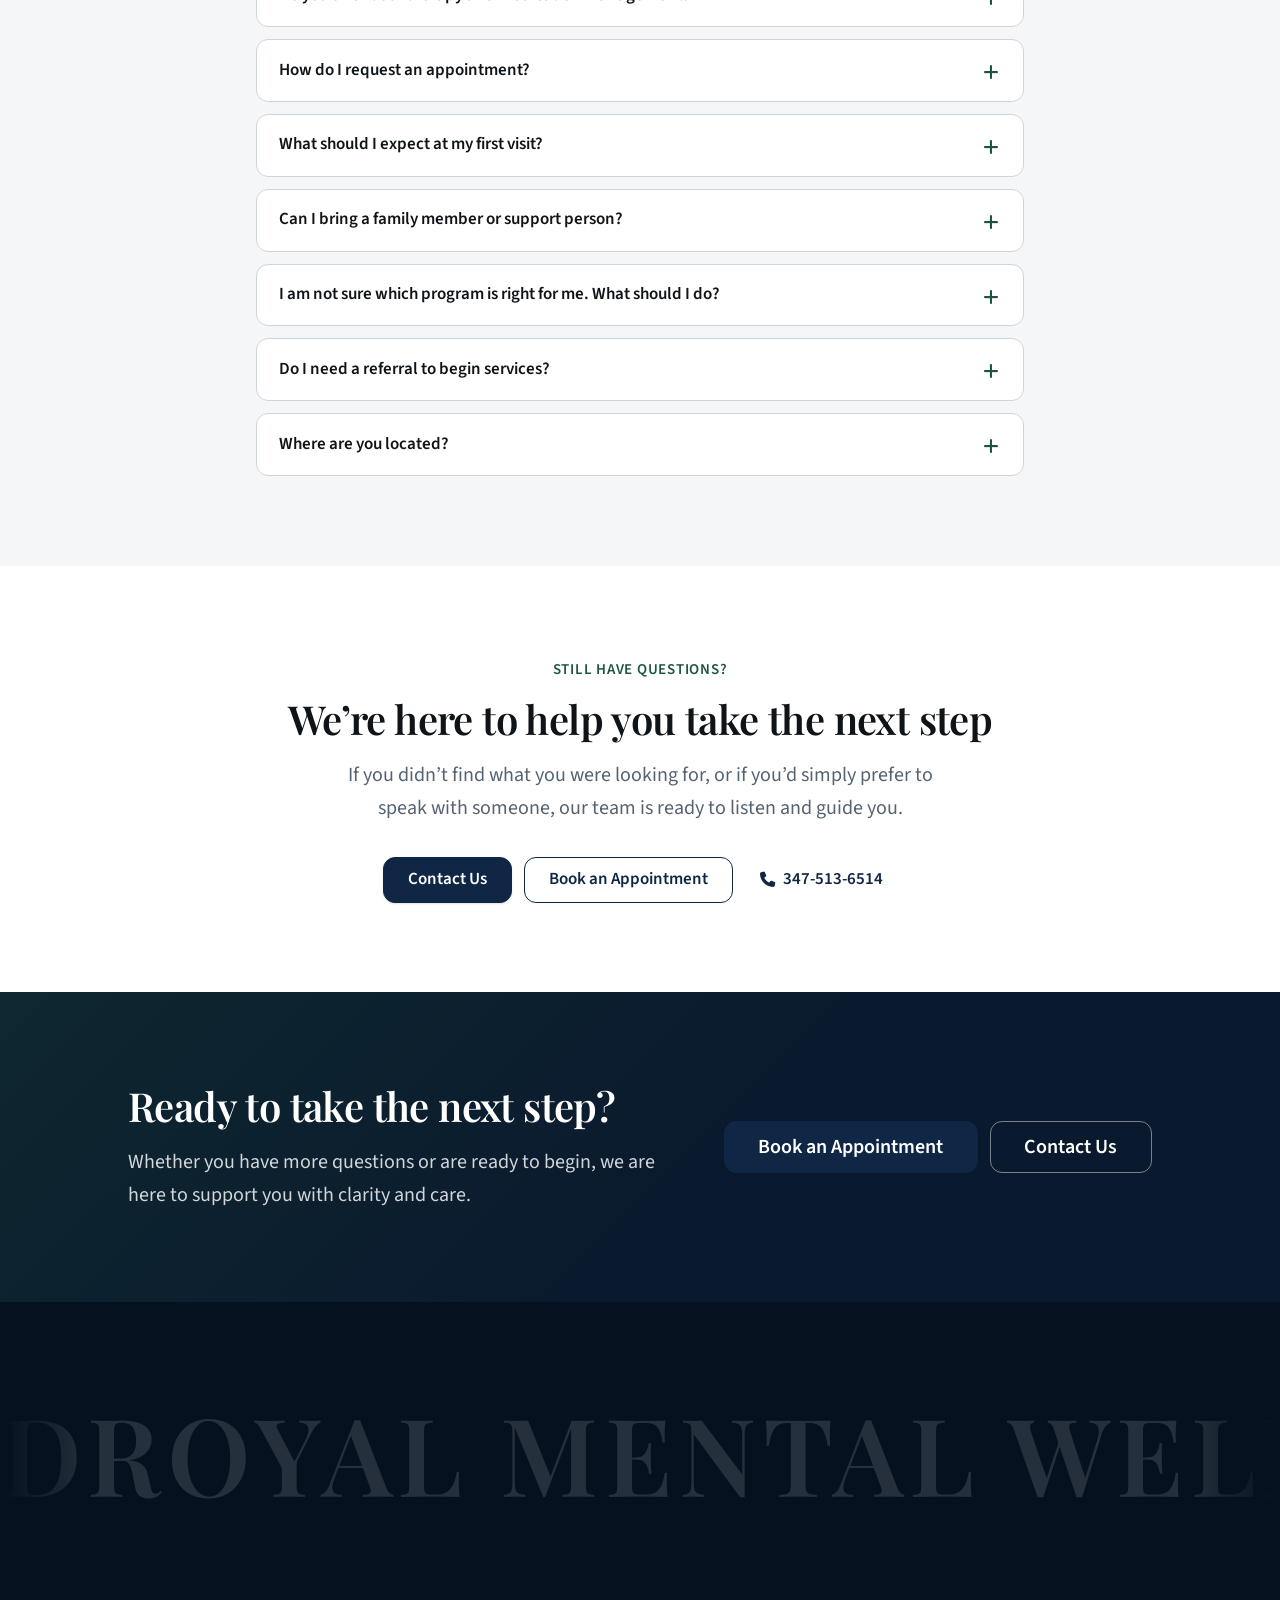
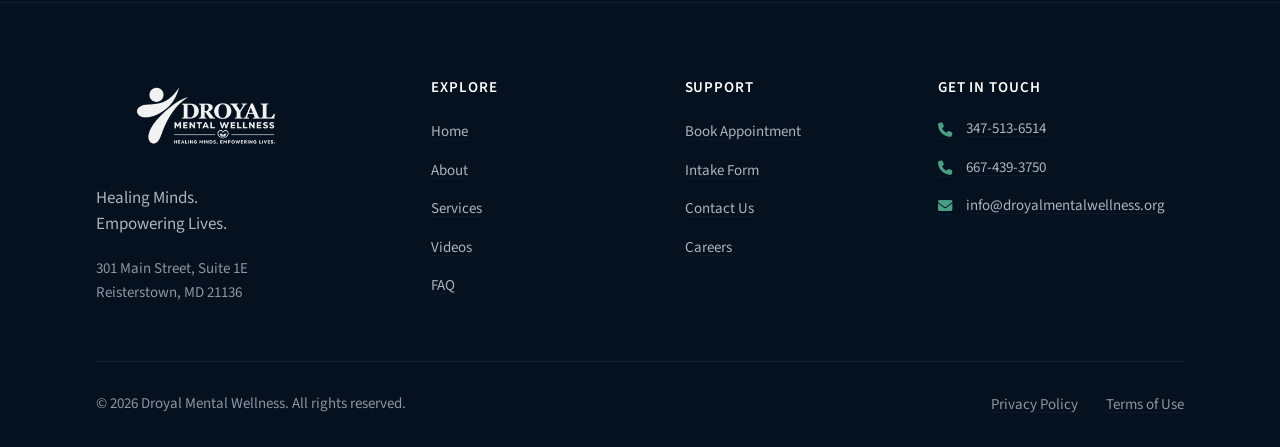
<file: faq.html>
<!DOCTYPE html>
<html lang="en">
<head>
  <meta charset="UTF-8">
  <meta name="viewport" content="width=device-width, initial-scale=1.0">
  <meta http-equiv="X-UA-Compatible" content="IE=edge">

  <title>Frequently Asked Questions | Droyal Mental Wellness</title>
  <meta name="description" content="Find clear answers about outpatient mental health services, psychiatric rehabilitation, appointments, and what to expect at Droyal Mental Wellness in Reisterstown, Maryland.">
  <meta name="robots" content="index, follow">
  <link rel="canonical" href="https://droyalmentalwellness.org/faq.html">

  <meta property="og:type" content="website">
  <meta property="og:url" content="https://droyalmentalwellness.org/faq.html">
  <meta property="og:title" content="Frequently Asked Questions | Droyal Mental Wellness">
  <meta property="og:description" content="Clear answers about our outpatient mental health and psychiatric rehabilitation services.">
  <meta property="og:image" content="https://droyalmentalwellness.org/assets/images/og-default.jpg">
  <meta property="og:locale" content="en_US">
  <meta property="og:site_name" content="Droyal Mental Wellness">

  <link rel="icon" href="favicon/favicon.ico" sizes="any">
  <link rel="icon" type="image/png" sizes="32x32" href="favicon/favicon-32x32.png">
  <link rel="icon" type="image/png" sizes="16x16" href="favicon/favicon-16x16.png">
  <link rel="apple-touch-icon" href="favicon/apple-touch-icon.png">

  <link rel="preconnect" href="https://fonts.googleapis.com">
  <link rel="preconnect" href="https://fonts.gstatic.com" crossorigin>
  <link rel="preconnect" href="https://cdnjs.cloudflare.com">

  <link href="https://fonts.googleapis.com/css2?family=Playfair+Display:wght@500;600;700&family=Source+Sans+3:wght@400;500;600;700&display=swap" rel="stylesheet">
  <link rel="stylesheet" href="https://cdnjs.cloudflare.com/ajax/libs/font-awesome/6.5.1/css/all.min.css">
  <link rel="stylesheet" href="https://unpkg.com/aos@2.3.4/dist/aos.css"/>

  <link rel="stylesheet" href="css/global.css">
  <link rel="stylesheet" href="css/faq.css">
</head>

<body>
  <div id="header-placeholder"></div>

  <main id="main-content">

    <!-- PAGE HERO -->
    <section class="page-hero" aria-labelledby="faq-hero-heading">
      <div class="page-hero-bg" aria-hidden="true">
        <img 
          src="assets/images/faq-hero.webp" 
          alt=""
          width="1920"
          height="900"
          decoding="async"
        >
        <div class="page-hero-overlay"></div>
      </div>

      <div class="container">
        <div class="page-hero-content" data-aos="fade-up" data-aos-duration="900">
          <p class="page-hero-eyebrow">Frequently Asked Questions</p>
          <h1 id="faq-hero-heading" class="page-hero-title">
            Clear answers to common questions
          </h1>
          <p class="page-hero-lead">
            We understand that reaching out for support can bring many questions. Here you will find straightforward information about our services and what to expect.
          </p>
        </div>
      </div>
    </section>


    <!-- INTRO / GUIDANCE -->
    <section class="section faq-intro" aria-labelledby="faq-intro-heading">
      <div class="container">
        <div class="faq-intro-inner" data-aos="fade-up" data-aos-duration="850">
          <p class="section-eyebrow">Before You Begin</p>
          <h2 id="faq-intro-heading" class="section-title">
            Helpful information, not medical advice
          </h2>
          <div class="faq-intro-text">
            <p>
              The answers on this page are intended to give you a clear overview of how Droyal Mental Wellness works. They are general in nature and do not replace a conversation with our team.
            </p>
            <p>
              If you are in immediate distress or need urgent support, please contact emergency services or a crisis resource in your area. For questions about our programs, appointments, or next steps, we are here to help.
            </p>
          </div>
        </div>
      </div>
    </section>

    <!-- FAQ CONTENT AREA -->
    <section class="section faq-content section--alt" aria-labelledby="faq-content-heading">
        <div class="container">

            <div class="section-header text-center" data-aos="fade-up" data-aos-duration="800">
            <p class="section-eyebrow">Common Questions</p>
            <h2 id="faq-content-heading" class="section-title">
                What people often ask
            </h2>
            <p class="section-lead">
                Select a topic or browse the questions below. Answers are general and meant to help you understand our services.
            </p>
            </div>

            <div class="faq-categories" role="tablist" aria-label="FAQ categories" data-aos="fade-up" data-aos-duration="800" data-aos-delay="80">

            </div>

            <div class="faq-accordion" id="faq-accordion" data-aos="fade-up" data-aos-duration="850" data-aos-delay="120">
            <!-- JS will inject -->
            </div>

            <div class="faq-empty" id="faq-empty" hidden>
            <p>No questions available in this category right now.</p>
            </div>

        </div>
    </section>


    <!-- STILL HAVE QUESTIONS? -->
    <section class="section faq-still-questions" aria-labelledby="still-questions-heading">
        <div class="container">
            <div class="faq-still-inner" data-aos="fade-up" data-aos-duration="850">

            <div class="faq-still-content">
                <p class="section-eyebrow">Still Have Questions?</p>
                <h2 id="still-questions-heading" class="section-title">
                We’re here to help you take the next step
                </h2>
                <p class="faq-still-lead">
                If you didn’t find what you were looking for, or if you’d simply prefer to speak with someone, our team is ready to listen and guide you.
                </p>
            </div>

            <div class="faq-still-actions">
                <a href="contact.html" class="btn btn--primary">
                Contact Us
                </a>
                <a href="appointment.html" class="btn btn--outline">
                Book an Appointment
                </a>
                <a href="tel:+13475136514" class="btn btn--ghost faq-still-phone">
                <i class="fa-solid fa-phone" aria-hidden="true"></i>
                347-513-6514
                </a>
            </div>

            </div>
        </div>
        </section>


        <!-- FINAL CTA BAND -->
        <section class="faq-cta-band" aria-labelledby="faq-cta-heading">
        <div class="container">
            <div class="faq-cta-inner" data-aos="zoom-in" data-aos-duration="800">

            <div class="faq-cta-content">
                <h2 id="faq-cta-heading" class="faq-cta-title">
                Ready to take the next step?
                </h2>
                <p class="faq-cta-text">
                Whether you have more questions or are ready to begin, we are here to support you with clarity and care.
                </p>
            </div>

            <div class="faq-cta-actions">
                <a href="appointment.html" class="btn btn--primary btn--lg">
                Book an Appointment
                </a>
                <a href="contact.html" class="btn btn--outline btn--lg faq-cta-secondary">
                Contact Us
                </a>
            </div>

            </div>
        </div>
    </section>

  </main>

  <div id="footer-placeholder"></div>

  <script src="https://unpkg.com/aos@2.3.4/dist/aos.js"></script>
  <script src="js/main.js"></script>
</body>
</html>
</file>
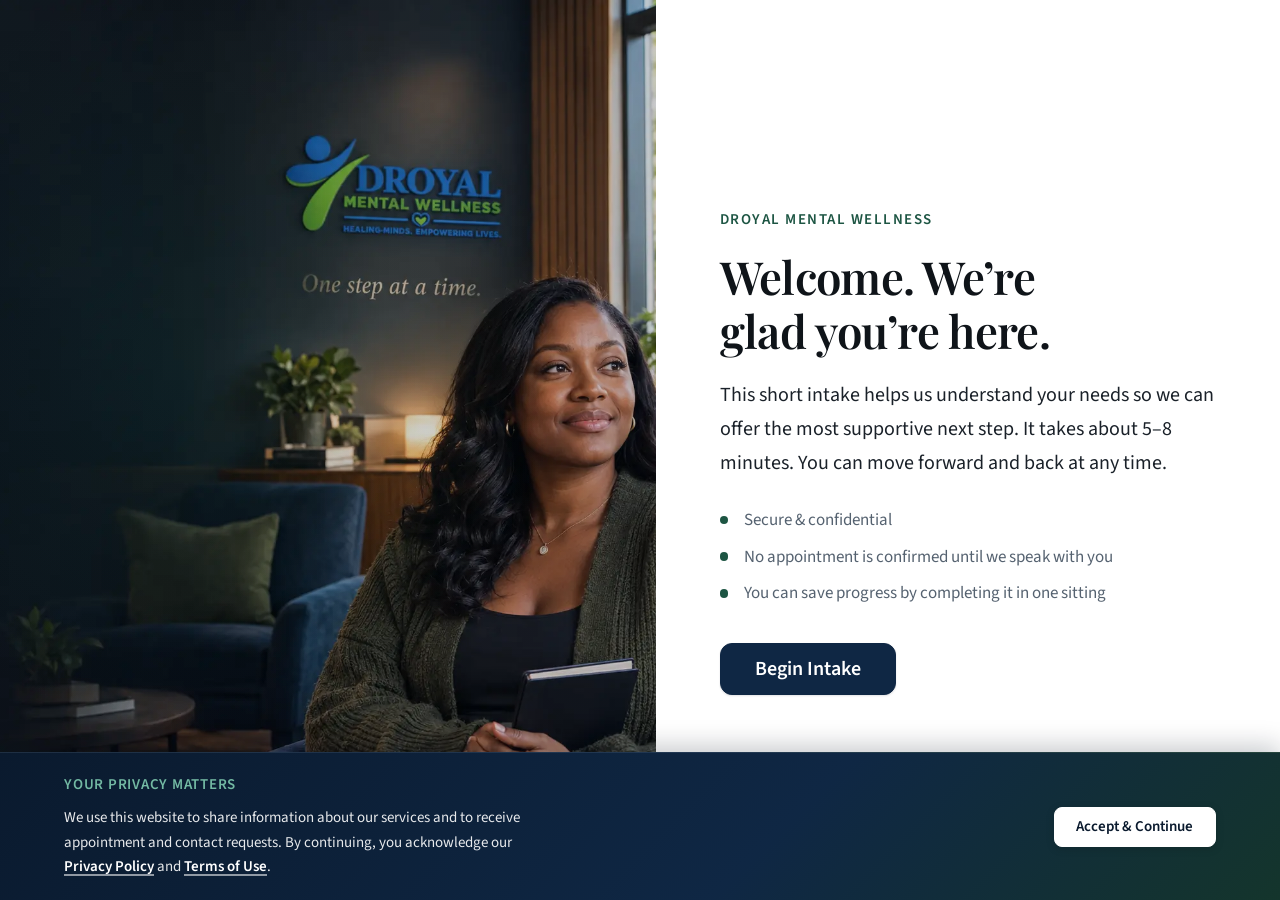
<file: intake.html>
<!DOCTYPE html>
<html lang="en">
<head>
  <meta charset="UTF-8">
  <meta name="viewport" content="width=device-width, initial-scale=1.0">
  <meta http-equiv="X-UA-Compatible" content="IE=edge">
  <title>Intake Form | Droyal Mental Wellness</title>
  <meta name="description" content="Begin your care journey with Droyal Mental Wellness. Complete our secure, confidential intake form in a few simple steps.">
  <meta name="robots" content="noindex, nofollow">
  <link rel="canonical" href="https://droyalmentalwellness.org/intake.html">

  <meta property="og:type" content="website">
  <meta property="og:url" content="https://droyalmentalwellness.org/intake.html">
  <meta property="og:title" content="Intake Form | Droyal Mental Wellness">
  <meta property="og:description" content="Begin your care journey with Droyal Mental Wellness. Complete our secure intake form.">
  <meta property="og:image" content="https://droyalmentalwellness.org/assets/images/og-default.jpg">
  <meta property="og:locale" content="en_US">
  <meta property="og:site_name" content="Droyal Mental Wellness">

  <link rel="icon" href="favicon/favicon.ico" sizes="any">
  <link rel="icon" type="image/png" sizes="32x32" href="favicon/favicon-32x32.png">
  <link rel="icon" type="image/png" sizes="16x16" href="favicon/favicon-16x16.png">
  <link rel="apple-touch-icon" href="favicon/apple-touch-icon.png">

  <link rel="preconnect" href="https://fonts.googleapis.com">
  <link rel="preconnect" href="https://fonts.gstatic.com" crossorigin>
  <link href="https://fonts.googleapis.com/css2?family=Playfair+Display:wght@500;600;700&family=Source+Sans+3:wght@400;500;600;700&display=swap" rel="stylesheet">

  <link rel="stylesheet" href="css/global.css">
  <link rel="stylesheet" href="css/intake.css">
</head>
<body>


    <!-- ========== WELCOME SCREEN ========== -->
    <section class="welcome-screen" id="welcome-screen">
      <div class="welcome-media">
        <img 
          src="assets/images/intake-hero.webp" 
          alt=""
          width="960"
          height="1200"
          loading="eager"
          decoding="async"
        >
        <div class="welcome-media-overlay"></div>
      </div>

      <div class="welcome-content">
        <div class="welcome-inner">
          <p class="welcome-eyebrow">Droyal Mental Wellness</p>
          <h1 class="welcome-title">Welcome. We’re glad you’re here.</h1>
          <p class="welcome-lead">
            This short intake helps us understand your needs so we can offer the most supportive next step. 
            It takes about 5–8 minutes. You can move forward and back at any time.
          </p>
          <ul class="welcome-points">
            <li>Secure & confidential</li>
            <li>No appointment is confirmed until we speak with you</li>
            <li>You can save progress by completing it in one sitting</li>
          </ul>
          <button type="button" id="start-btn" class="btn btn--primary btn--lg">
            Begin Intake
          </button>
        </div>
      </div>
    </section>

  <!-- ========== FORM SCREEN ========== -->
  <section class="form-screen" id="form-screen" hidden>
      <header class="form-header">
        <div class="form-header-inner">

          <a href="index.html" class="form-logo" aria-label="Droyal Mental Wellness">
            <img
              src="assets/logo/droyal-logo.webp"
              alt="Droyal Mental Wellness"
              width="140"
              height="36"
            >
          </a>

          <div class="form-header-actions">
            <a href="index.html" class="form-back-link">
              <i class="fa-solid fa-arrow-left" aria-hidden="true"></i>
              <span>Back to Website</span>
            </a>

            <a href="appointment.html" class="btn btn--header-outline">
              <i class="fa-regular fa-calendar" aria-hidden="true"></i>
              <span>Book Appointment</span>
            </a>
          </div>

        </div>
      </header>

      <!-- Progress -->
      <div class="progress-wrap">
        <div class="progress-track" id="progress-track">
          <div class="progress-step is-active" data-step="1">
            <span class="progress-circle">1</span>
            <span class="progress-label">About You</span>
          </div>
          <div class="progress-step" data-step="2">
            <span class="progress-circle">2</span>
            <span class="progress-label">Services</span>
          </div>
          <div class="progress-step" data-step="3">
            <span class="progress-circle">3</span>
            <span class="progress-label">Concerns</span>
          </div>
          <div class="progress-step" data-step="4">
            <span class="progress-circle">4</span>
            <span class="progress-label">History</span>
          </div>
          <div class="progress-step" data-step="5">
            <span class="progress-circle">5</span>
            <span class="progress-label">Health</span>
          </div>
          <div class="progress-step" data-step="6">
            <span class="progress-circle">6</span>
            <span class="progress-label">Preferences</span>
          </div>
          <div class="progress-step" data-step="7">
            <span class="progress-circle">7</span>
            <span class="progress-label">Confirm</span>
          </div>
        </div>
      </div>

      <main class="form-main">
        <form id="intake-form" action="api/intake.php" method="POST" novalidate>

          <!-- STEP 1: Who + Personal Info -->
          <div class="form-step is-active" data-step="1">
            <h2 class="step-title">Who is this for?</h2>
            <p class="step-desc">Tell us a little about the person seeking support.</p>

            <div class="field-group">
              <label class="field-label">I am seeking services for <span class="req">*</span></label>
              <div class="radio-cards" id="seeking-services-for">
                <label class="radio-card">
                  <input type="radio" name="seeking_services_for" value="myself" required>
                  <span>Myself</span>
                </label>
                <label class="radio-card">
                  <input type="radio" name="seeking_services_for" value="my_child">
                  <span>My child</span>
                </label>
                <label class="radio-card">
                  <input type="radio" name="seeking_services_for" value="another_person">
                  <span>Another person</span>
                </label>
              </div>
              <p class="field-error" data-error-for="seeking_services_for"></p>
            </div>

            <div class="field-group" id="relationship-group" hidden>
              <label class="field-label" for="relationship_to_client">Your relationship to the client <span class="req">*</span></label>
              <select name="relationship_to_client" id="relationship_to_client" class="field-input">
                <option value="">Select relationship</option>
                <option value="parent">Parent</option>
                <option value="legal_guardian">Legal guardian</option>
                <option value="other">Other</option>
              </select>
              <p class="field-error" data-error-for="relationship_to_client"></p>
            </div>

            <div class="field-row">
              <div class="field-group">
                <label class="field-label" for="first_name">First name <span class="req">*</span></label>
                <input type="text" id="first_name" name="first_name" class="field-input" maxlength="100" autocomplete="given-name" required>
                <p class="field-error" data-error-for="first_name"></p>
              </div>
              <div class="field-group">
                <label class="field-label" for="last_name">Last name <span class="req">*</span></label>
                <input type="text" id="last_name" name="last_name" class="field-input" maxlength="100" autocomplete="family-name" required>
                <p class="field-error" data-error-for="last_name"></p>
              </div>
            </div>

            <div class="field-group">
              <label class="field-label" for="preferred_name">Preferred name <span class="optional">(optional)</span></label>
              <input type="text" id="preferred_name" name="preferred_name" class="field-input" maxlength="100">
            </div>

            <div class="field-group">
              <label class="field-label" for="date_of_birth">Date of birth</label>
              <input type="date" id="date_of_birth" name="date_of_birth" class="field-input">
              <p class="field-error" data-error-for="date_of_birth"></p>
            </div>

            <div class="field-row">
              <div class="field-group">
                <label class="field-label" for="phone">Phone</label>
                <input type="tel" id="phone" name="phone" class="field-input" maxlength="30" autocomplete="tel">
              </div>
              <div class="field-group">
                <label class="field-label" for="email">Email</label>
                <input type="email" id="email" name="email" class="field-input" maxlength="180" autocomplete="email">
                <p class="field-error" data-error-for="email"></p>
              </div>
            </div>

            <div class="field-group">
              <label class="field-label" for="preferred_contact_method">Preferred contact method</label>
              <select id="preferred_contact_method" name="preferred_contact_method" class="field-input">
                <option value="">Select</option>
                <option value="phone">Phone</option>
                <option value="email">Email</option>
                <option value="either">Either is fine</option>
              </select>
            </div>
          </div>

          <!-- STEP 2: Services -->
          <div class="form-step" data-step="2" hidden>
            <h2 class="step-title">Services of interest</h2>
            <p class="step-desc">Select all that apply.</p>

            <div class="field-group">
              <label class="field-label">Services requested <span class="req">*</span></label>
              <div class="checkbox-list">
                <label class="check-item">
                  <input type="checkbox" name="services_requested[]" value="OMHC">
                  <span>Outpatient Mental Health Clinic (OMHC)</span>
                </label>
                <label class="check-item">
                  <input type="checkbox" name="services_requested[]" value="PRP">
                  <span>Psychiatric Rehabilitation Program (PRP)</span>
                </label>
                <label class="check-item">
                  <input type="checkbox" name="services_requested[]" value="Unsure">
                  <span>Not sure yet</span>
                </label>
              </div>
              <p class="field-error" data-error-for="services_requested"></p>
            </div>

            <div class="field-group" id="prp-areas-group" hidden>
              <label class="field-label">PRP support areas (if applicable)</label>
              <div class="checkbox-list">
                <label class="check-item"><input type="checkbox" name="prp_support_areas[]" value="Daily living skills"><span>Daily living skills</span></label>
                <label class="check-item"><input type="checkbox" name="prp_support_areas[]" value="Employment / education"><span>Employment / education</span></label>
                <label class="check-item"><input type="checkbox" name="prp_support_areas[]" value="Social skills"><span>Social skills</span></label>
                <label class="check-item"><input type="checkbox" name="prp_support_areas[]" value="Community resources"><span>Community resources</span></label>
                <label class="check-item"><input type="checkbox" name="prp_support_areas[]" value="Housing support"><span>Housing support</span></label>
                <label class="check-item"><input type="checkbox" name="prp_support_areas[]" value="Money management"><span>Money management</span></label>
              </div>
            </div>
          </div>

          <!-- STEP 3: Concerns -->
          <div class="form-step" data-step="3" hidden>
            <h2 class="step-title">Current concerns</h2>
            <p class="step-desc">Help us understand what brought you here.</p>

            <div class="field-group">
              <label class="field-label" for="reason_for_seeking_services">Main reason for seeking services</label>
              <textarea id="reason_for_seeking_services" name="reason_for_seeking_services" class="field-input" rows="4" maxlength="2000" placeholder="In your own words..."></textarea>
            </div>

            <div class="field-group">
              <label class="field-label" for="concern_duration">How long have these concerns been present?</label>
              <select id="concern_duration" name="concern_duration" class="field-input">
                <option value="">Select</option>
                <option value="less_than_1_month">Less than 1 month</option>
                <option value="1_to_3_months">1–3 months</option>
                <option value="3_to_6_months">3–6 months</option>
                <option value="more_than_6_months">More than 6 months</option>
                <option value="not_sure">Not sure</option>
              </select>
            </div>

            <div class="field-group">
              <label class="field-label">Areas needing support</label>
              <div class="checkbox-list">
                <label class="check-item"><input type="checkbox" name="areas_needing_support[]" value="Mood / depression"><span>Mood / depression</span></label>
                <label class="check-item"><input type="checkbox" name="areas_needing_support[]" value="Anxiety / stress"><span>Anxiety / stress</span></label>
                <label class="check-item"><input type="checkbox" name="areas_needing_support[]" value="Relationships"><span>Relationships</span></label>
                <label class="check-item"><input type="checkbox" name="areas_needing_support[]" value="Trauma"><span>Trauma</span></label>
                <label class="check-item"><input type="checkbox" name="areas_needing_support[]" value="Behavioral concerns"><span>Behavioral concerns</span></label>
                <label class="check-item"><input type="checkbox" name="areas_needing_support[]" value="Daily functioning"><span>Daily functioning</span></label>
                <label class="check-item"><input type="checkbox" name="areas_needing_support[]" value="Other"><span>Other</span></label>
              </div>
            </div>

            <div class="field-group">
              <label class="field-label" for="hoped_outcomes">What are you hoping to gain from services?</label>
              <textarea id="hoped_outcomes" name="hoped_outcomes" class="field-input" rows="3" maxlength="1500"></textarea>
            </div>
          </div>

          <!-- STEP 4: History -->
          <div class="form-step" data-step="4" hidden>
            <h2 class="step-title">Service & medication history</h2>
            <p class="step-desc">This helps us coordinate care safely.</p>

            <div class="field-group">
              <label class="field-label">Have you previously received mental health services?</label>
              <div class="radio-row">
                <label class="radio-pill"><input type="radio" name="previously_received_services" value="yes"><span>Yes</span></label>
                <label class="radio-pill"><input type="radio" name="previously_received_services" value="no"><span>No</span></label>
                <label class="radio-pill"><input type="radio" name="previously_received_services" value="not_sure"><span>Not sure</span></label>
              </div>
            </div>

            <div class="field-group">
              <label class="field-label">Are you currently receiving services elsewhere?</label>
              <div class="radio-row">
                <label class="radio-pill"><input type="radio" name="currently_receiving_services" value="yes"><span>Yes</span></label>
                <label class="radio-pill"><input type="radio" name="currently_receiving_services" value="no"><span>No</span></label>
              </div>
            </div>

            <div class="field-group">
              <label class="field-label">Previously taken mental health medication?</label>
              <div class="radio-row">
                <label class="radio-pill"><input type="radio" name="previously_taken_mental_health_medication" value="yes"><span>Yes</span></label>
                <label class="radio-pill"><input type="radio" name="previously_taken_mental_health_medication" value="no"><span>No</span></label>
                <label class="radio-pill"><input type="radio" name="previously_taken_mental_health_medication" value="not_sure"><span>Not sure</span></label>
              </div>
            </div>

            <div class="field-group">
              <label class="field-label">Currently taking mental health medication?</label>
              <div class="radio-row">
                <label class="radio-pill"><input type="radio" name="currently_taking_mental_health_medication" value="yes"><span>Yes</span></label>
                <label class="radio-pill"><input type="radio" name="currently_taking_mental_health_medication" value="no"><span>No</span></label>
                <label class="radio-pill"><input type="radio" name="currently_taking_mental_health_medication" value="not_sure"><span>Not sure</span></label>
              </div>
            </div>

            <div class="field-group" id="medication-names-group" hidden>
              <label class="field-label" for="medication_names">Medication names (if known)</label>
              <textarea id="medication_names" name="medication_names" class="field-input" rows="2" placeholder="List any current or recent medications"></textarea>
            </div>
          </div>

          <!-- STEP 5: Health & Insurance -->
          <div class="form-step" data-step="5" hidden>
            <h2 class="step-title">Health & insurance</h2>
            <p class="step-desc">Optional but helpful for care coordination.</p>

            <div class="field-group">
              <label class="field-label">Do you have a primary care provider?</label>
              <div class="radio-row">
                <label class="radio-pill"><input type="radio" name="has_primary_care_provider" value="yes"><span>Yes</span></label>
                <label class="radio-pill"><input type="radio" name="has_primary_care_provider" value="no"><span>No</span></label>
                <label class="radio-pill"><input type="radio" name="has_primary_care_provider" value="prefer_not_to_say"><span>Prefer not to say</span></label>
              </div>
            </div>

            <div class="field-group">
              <label class="field-label" for="medical_conditions_or_health_concerns">Any medical conditions or health concerns we should know about?</label>
              <textarea id="medical_conditions_or_health_concerns" name="medical_conditions_or_health_concerns" class="field-input" rows="3"></textarea>
            </div>

            <div class="field-group">
              <label class="field-label">Do you have health insurance?</label>
              <div class="radio-row">
                <label class="radio-pill"><input type="radio" name="has_health_insurance" value="yes"><span>Yes</span></label>
                <label class="radio-pill"><input type="radio" name="has_health_insurance" value="no"><span>No</span></label>
                <label class="radio-pill"><input type="radio" name="has_health_insurance" value="not_sure"><span>Not sure</span></label>
              </div>
            </div>

            <div id="insurance-fields" hidden>
              <div class="field-group">
                <label class="field-label" for="insurance_provider">Insurance provider</label>
                <input type="text" id="insurance_provider" name="insurance_provider" class="field-input" maxlength="180">
              </div>
              <div class="field-group">
                <label class="field-label" for="insurance_member_policy_id">Member / Policy ID</label>
                <input type="text" id="insurance_member_policy_id" name="insurance_member_policy_id" class="field-input" maxlength="180">
              </div>
            </div>
          </div>

          <!-- STEP 6: Support + Preferences -->
          <div class="form-step" data-step="6" hidden>
            <h2 class="step-title">Support person & scheduling</h2>
            <p class="step-desc">Optional emergency contact and preferred times.</p>

            <div class="field-group">
              <label class="field-label" for="support_contact_name">Support contact name</label>
              <input type="text" id="support_contact_name" name="support_contact_name" class="field-input" maxlength="150">
            </div>
            <div class="field-row">
              <div class="field-group">
                <label class="field-label" for="support_contact_relationship">Relationship</label>
                <input type="text" id="support_contact_relationship" name="support_contact_relationship" class="field-input" maxlength="100">
              </div>
              <div class="field-group">
                <label class="field-label" for="support_contact_phone">Phone</label>
                <input type="tel" id="support_contact_phone" name="support_contact_phone" class="field-input" maxlength="30">
              </div>
            </div>

            <div class="field-group">
              <label class="field-label" for="follow_up_contact_method">How should we follow up with you?</label>
              <select id="follow_up_contact_method" name="follow_up_contact_method" class="field-input">
                <option value="">Select</option>
                <option value="phone">Phone</option>
                <option value="email">Email</option>
                <option value="either">Either is fine</option>
              </select>
            </div>

            <div class="field-group">
              <label class="field-label">Convenient days</label>
              <div class="checkbox-list checkbox-list--inline">
                <label class="check-item"><input type="checkbox" name="convenient_days[]" value="Monday"><span>Mon</span></label>
                <label class="check-item"><input type="checkbox" name="convenient_days[]" value="Tuesday"><span>Tue</span></label>
                <label class="check-item"><input type="checkbox" name="convenient_days[]" value="Wednesday"><span>Wed</span></label>
                <label class="check-item"><input type="checkbox" name="convenient_days[]" value="Thursday"><span>Thu</span></label>
                <label class="check-item"><input type="checkbox" name="convenient_days[]" value="Friday"><span>Fri</span></label>
                <label class="check-item"><input type="checkbox" name="convenient_days[]" value="Saturday"><span>Sat</span></label>
              </div>
            </div>

            <div class="field-group">
              <label class="field-label">Convenient time of day</label>
              <div class="checkbox-list checkbox-list--inline">
                <label class="check-item"><input type="checkbox" name="convenient_time_of_day[]" value="Morning"><span>Morning</span></label>
                <label class="check-item"><input type="checkbox" name="convenient_time_of_day[]" value="Afternoon"><span>Afternoon</span></label>
                <label class="check-item"><input type="checkbox" name="convenient_time_of_day[]" value="Evening"><span>Evening</span></label>
              </div>
            </div>
          </div>

          <!-- STEP 7: Confirm -->
          <div class="form-step" data-step="7" hidden>
            <h2 class="step-title">Almost done</h2>
            <p class="step-desc">Please review and confirm the statements below.</p>

            <div class="field-group">
              <label class="check-item check-item--large">
                <input type="checkbox" name="privacy_acknowledged" value="1" required>
                <span>I understand that the information I provide will be kept confidential in accordance with applicable privacy laws and Droyal Mental Wellness policies. <span class="req">*</span></span>
              </label>
              <p class="field-error" data-error-for="privacy_acknowledged"></p>
            </div>

            <div class="field-group">
              <label class="check-item check-item--large">
                <input type="checkbox" name="information_accuracy_confirmed" value="1" required>
                <span>I confirm that the information I have provided is accurate to the best of my knowledge. <span class="req">*</span></span>
              </label>
              <p class="field-error" data-error-for="information_accuracy_confirmed"></p>
            </div>

            <div class="confirm-note">
              <p>After you submit, you will receive a confirmation with a reference number. Our team will contact you using the details you provided.</p>
            </div>
          </div>

          <!-- Navigation -->
          <div class="form-nav">
            <button type="button" class="btn btn--ghost" id="back-btn" hidden>Back</button>
            <div class="form-nav-right">
              <button type="button" class="btn btn--header-outline" id="next-btn">Continue</button>
              <button type="submit" class="btn btn--primary" id="submit-btn" hidden>Submit Intake</button>
            </div>
          </div>
        </form>
      </main>
    </section>

    <!-- SUCCESS SCREEN -->
    <section class="success-screen" id="success-screen" hidden>
      <div class="success-card">
        <div class="success-icon" aria-hidden="true">
          <svg class="success-checkmark" viewBox="0 0 52 52">
            <circle class="success-checkmark-circle" cx="26" cy="26" r="25" fill="none"/>
            <path class="success-checkmark-check" fill="none" d="M14.1 27.2l7.1 7.2 16.7-16.8"/>
          </svg>
        </div>
        <h2 class="success-title">Thank you</h2>
        <p class="success-message">Your intake has been received successfully.</p>
        <p class="success-ref">Reference number: <strong id="ref-number"></strong></p>
        <p class="success-note">Our team will review your information and contact you shortly. Please keep this reference number for your records.</p>
        <a href="/" class="btn btn--primary">Return to Home</a>
      </div>
    </section>
  </div>

  <script src="https://unpkg.com/aos@2.3.4/dist/aos.js"></script>
  <script src="js/intake.js"></script>
  <script src="js/main.js"></script>
</body>
</html>
</file>
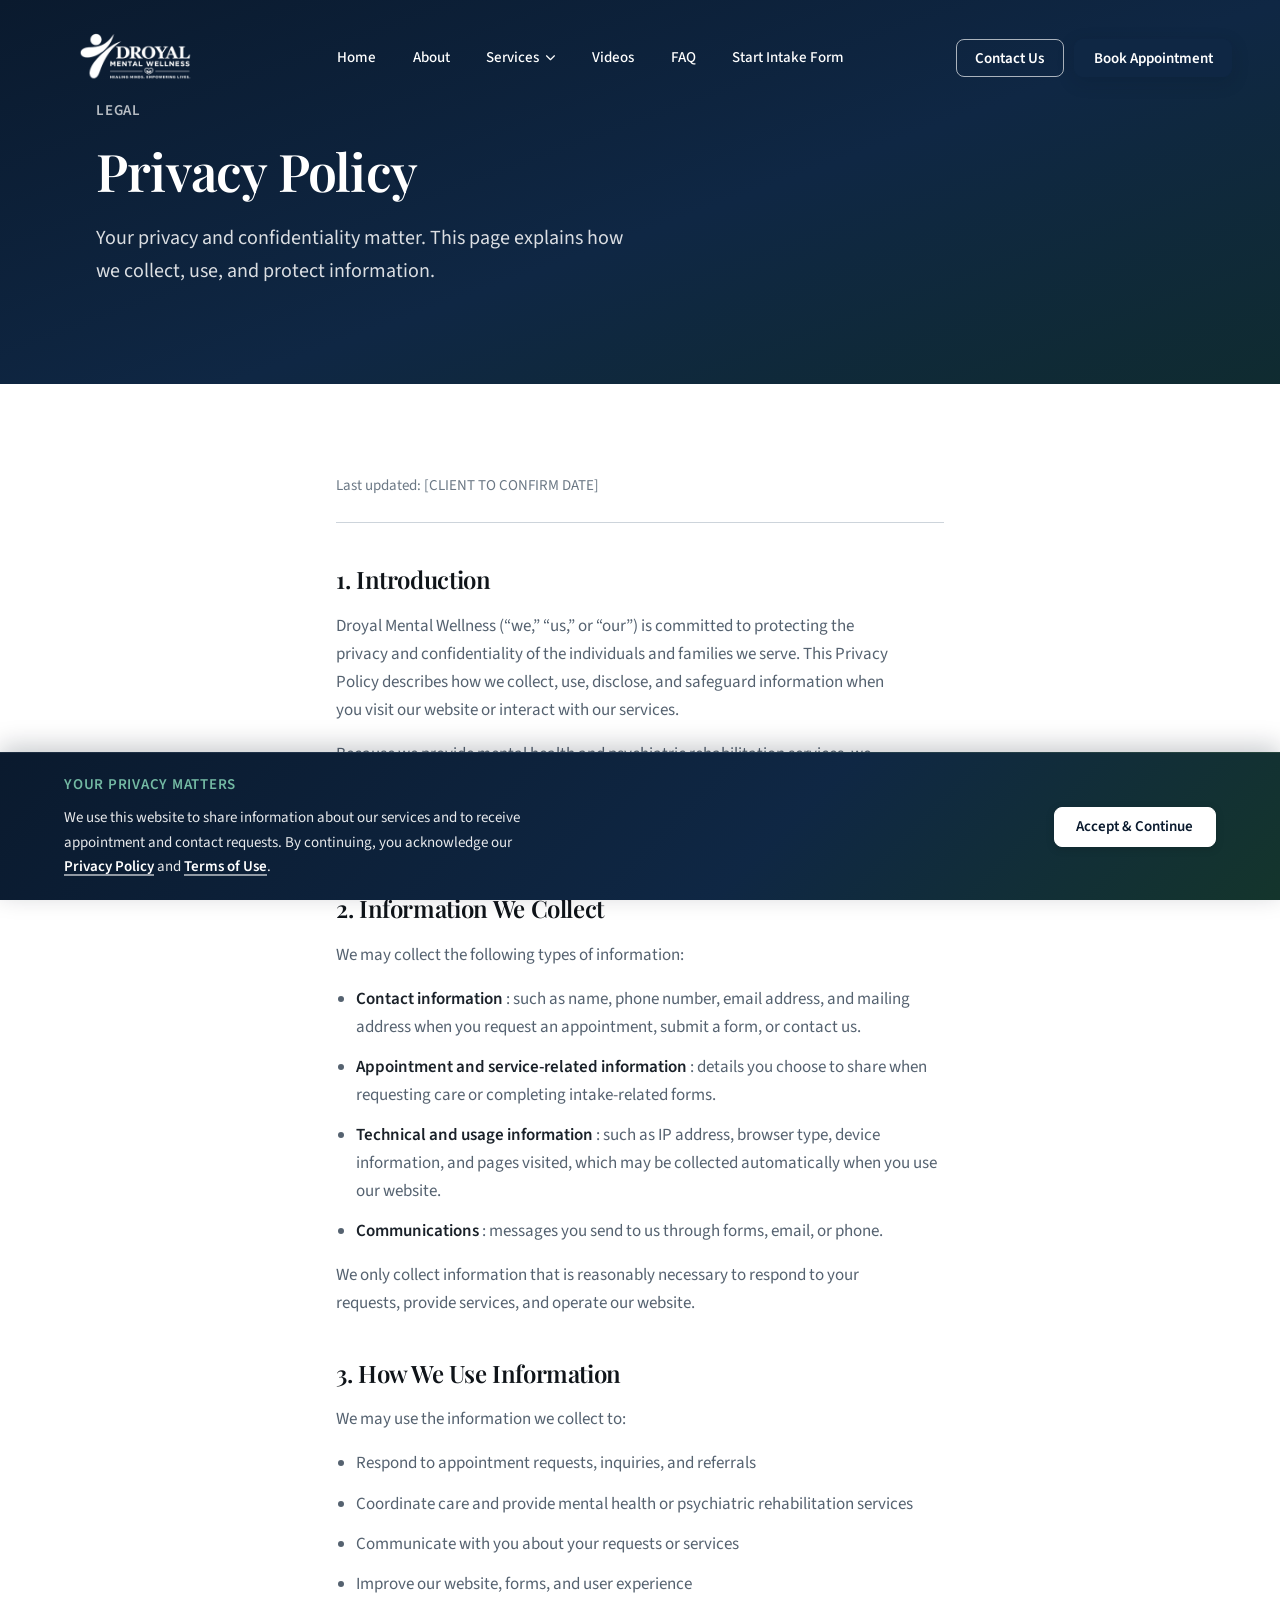
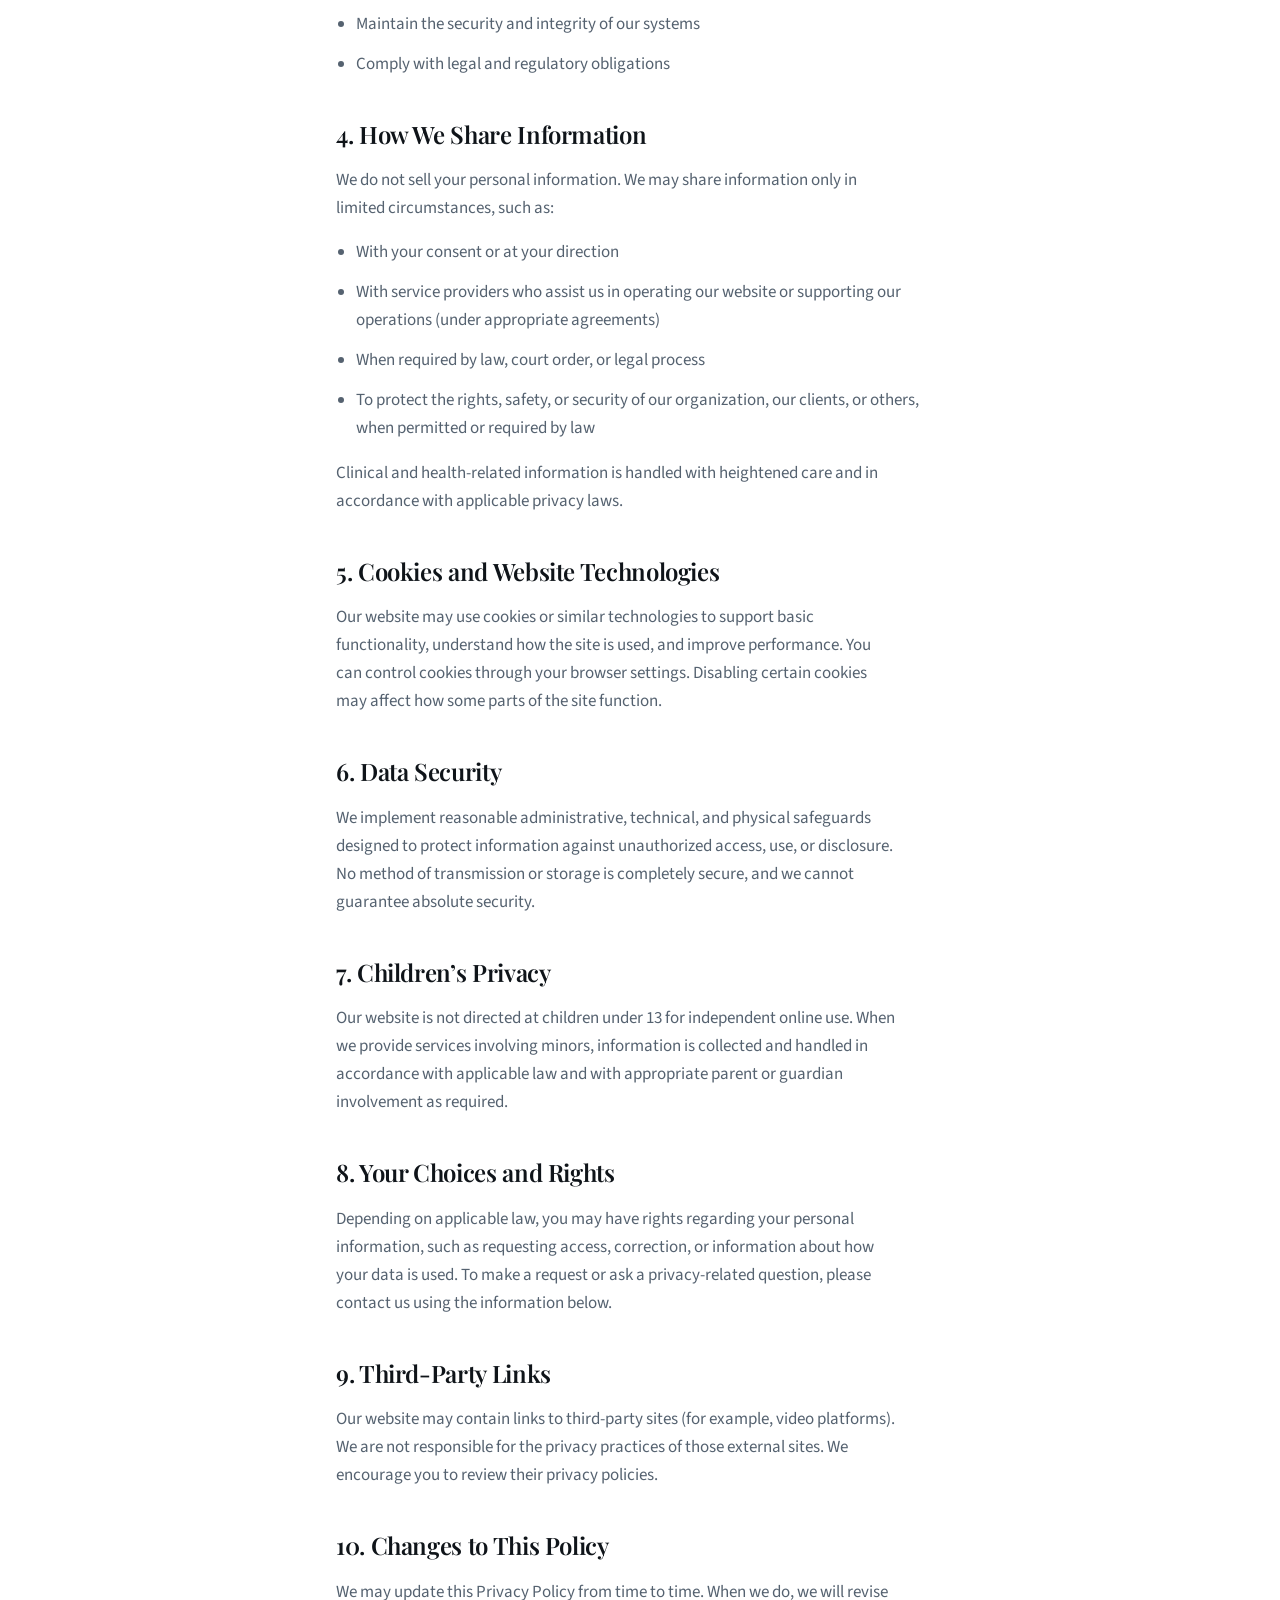
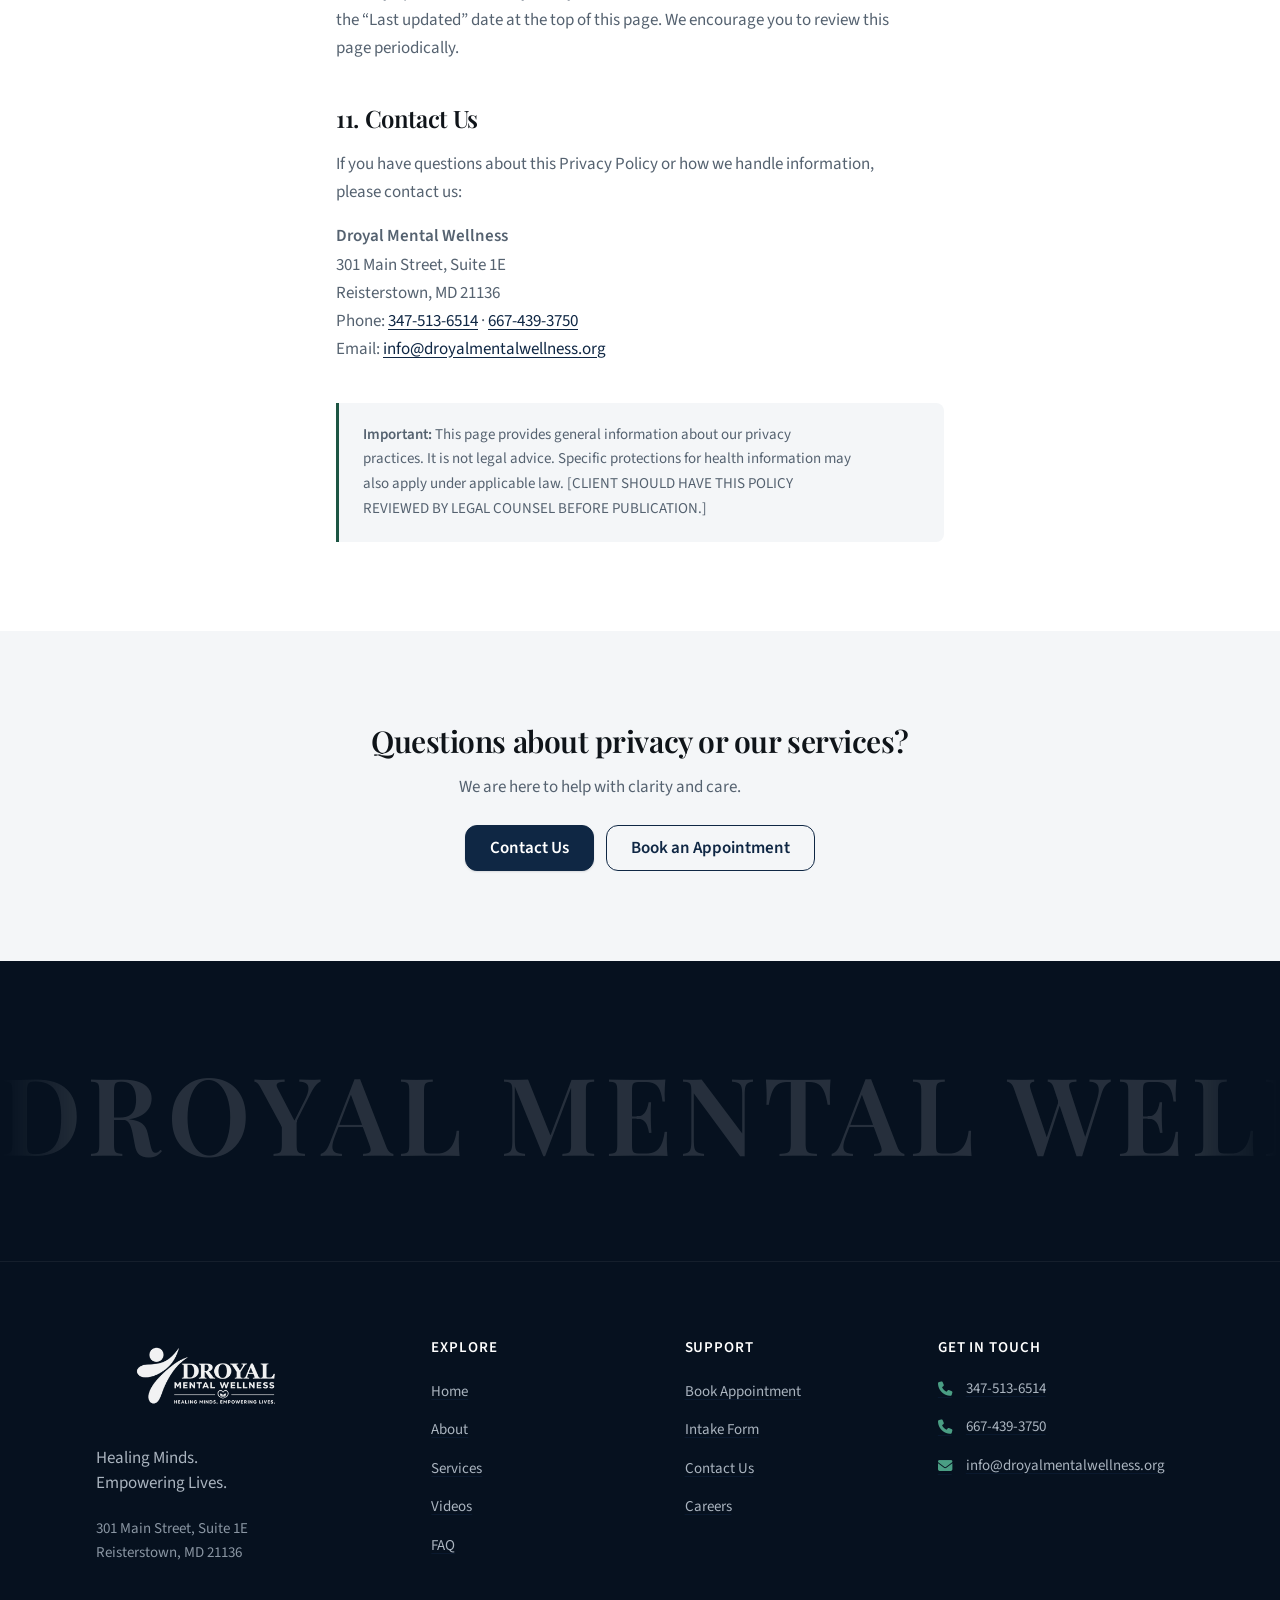
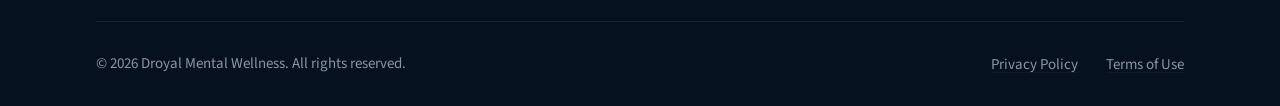
<file: privacy.html>
<!DOCTYPE html>
<html lang="en">
<head>
  <meta charset="UTF-8">
  <meta name="viewport" content="width=device-width, initial-scale=1.0">
  <meta http-equiv="X-UA-Compatible" content="IE=edge">

  <title>Privacy Policy | Droyal Mental Wellness</title>
  <meta name="description" content="Learn how Droyal Mental Wellness collects, uses, and protects your personal information. Our commitment to privacy and confidentiality.">
  <meta name="robots" content="index, follow">
  <link rel="canonical" href="https://droyalmentalwellness.org/privacy.html">

  <meta property="og:type" content="website">
  <meta property="og:url" content="https://droyalmentalwellness.org/privacy.html">
  <meta property="og:title" content="Privacy Policy | Droyal Mental Wellness">
  <meta property="og:description" content="How we collect, use, and protect your personal information.">
  <meta property="og:image" content="https://droyalmentalwellness.org/assets/images/og-default.jpg">
  <meta property="og:locale" content="en_US">
  <meta property="og:site_name" content="Droyal Mental Wellness">

  <link rel="icon" href="favicon/favicon.ico" sizes="any">
  <link rel="icon" type="image/png" sizes="32x32" href="favicon/favicon-32x32.png">
  <link rel="icon" type="image/png" sizes="16x16" href="favicon/favicon-16x16.png">
  <link rel="apple-touch-icon" href="favicon/apple-touch-icon.png">

  <link rel="preconnect" href="https://fonts.googleapis.com">
  <link rel="preconnect" href="https://fonts.gstatic.com" crossorigin>
  <link rel="preconnect" href="https://cdnjs.cloudflare.com">

  <link href="https://fonts.googleapis.com/css2?family=Playfair+Display:wght@500;600;700&family=Source+Sans+3:wght@400;500;600;700&display=swap" rel="stylesheet">
  <link rel="stylesheet" href="https://cdnjs.cloudflare.com/ajax/libs/font-awesome/6.5.1/css/all.min.css">
  <link rel="stylesheet" href="https://unpkg.com/aos@2.3.4/dist/aos.css"/>

  <link rel="stylesheet" href="css/global.css">
  <link rel="stylesheet" href="css/privacy-terms.css">
</head>

<body>
  <div id="header-placeholder"></div>

  <main id="main-content">

    <!-- PAGE HERO -->
    <section class="page-hero page-hero--privacy" aria-labelledby="privacy-hero-heading">
      <div class="page-hero-bg" aria-hidden="true">
        <div class="page-hero-overlay"></div>
      </div>

      <div class="container">
        <div class="page-hero-content" data-aos="fade-up" data-aos-duration="900">
          <p class="page-hero-eyebrow">Legal</p>
          <h1 id="privacy-hero-heading" class="page-hero-title">
            Privacy Policy
          </h1>
          <p class="page-hero-lead">
            Your privacy and confidentiality matter. This page explains how we collect, use, and protect information.
          </p>
        </div>
      </div>
    </section>


    <!-- POLICY CONTENT -->
    <section class="section privacy-content" aria-labelledby="privacy-content-heading">
      <div class="container container--narrow">

        <div class="privacy-meta" data-aos="fade-up" data-aos-duration="800">
          <p class="privacy-updated">Last updated: <span>[CLIENT TO CONFIRM DATE]</span></p>
        </div>

        <div class="privacy-body" data-aos="fade-up" data-aos-duration="850" data-aos-delay="80">

          <div class="privacy-block">
            <h2 id="privacy-content-heading">1. Introduction</h2>
            <p>
              Droyal Mental Wellness (“we,” “us,” or “our”) is committed to protecting the privacy and confidentiality of the individuals and families we serve. This Privacy Policy describes how we collect, use, disclose, and safeguard information when you visit our website or interact with our services.
            </p>
            <p>
              Because we provide mental health and psychiatric rehabilitation services, we take additional care with sensitive information. Some information may also be protected under applicable state and federal laws, including laws governing protected health information.
            </p>
          </div>

          <div class="privacy-block">
            <h2>2. Information We Collect</h2>
            <p>We may collect the following types of information:</p>
            <ul>
              <li><strong>Contact information</strong> : such as name, phone number, email address, and mailing address when you request an appointment, submit a form, or contact us.</li>
              <li><strong>Appointment and service-related information</strong> : details you choose to share when requesting care or completing intake-related forms.</li>
              <li><strong>Technical and usage information</strong> : such as IP address, browser type, device information, and pages visited, which may be collected automatically when you use our website.</li>
              <li><strong>Communications</strong> : messages you send to us through forms, email, or phone.</li>
            </ul>
            <p>
              We only collect information that is reasonably necessary to respond to your requests, provide services, and operate our website.
            </p>
          </div>

          <div class="privacy-block">
            <h2>3. How We Use Information</h2>
            <p>We may use the information we collect to:</p>
            <ul>
              <li>Respond to appointment requests, inquiries, and referrals</li>
              <li>Coordinate care and provide mental health or psychiatric rehabilitation services</li>
              <li>Communicate with you about your requests or services</li>
              <li>Improve our website, forms, and user experience</li>
              <li>Maintain the security and integrity of our systems</li>
              <li>Comply with legal and regulatory obligations</li>
            </ul>
          </div>

          <div class="privacy-block">
            <h2>4. How We Share Information</h2>
            <p>
              We do not sell your personal information. We may share information only in limited circumstances, such as:
            </p>
            <ul>
              <li>With your consent or at your direction</li>
              <li>With service providers who assist us in operating our website or supporting our operations (under appropriate agreements)</li>
              <li>When required by law, court order, or legal process</li>
              <li>To protect the rights, safety, or security of our organization, our clients, or others, when permitted or required by law</li>
            </ul>
            <p>
              Clinical and health-related information is handled with heightened care and in accordance with applicable privacy laws.
            </p>
          </div>

          <div class="privacy-block">
            <h2>5. Cookies and Website Technologies</h2>
            <p>
              Our website may use cookies or similar technologies to support basic functionality, understand how the site is used, and improve performance. You can control cookies through your browser settings. Disabling certain cookies may affect how some parts of the site function.
            </p>
          </div>

          <div class="privacy-block">
            <h2>6. Data Security</h2>
            <p>
              We implement reasonable administrative, technical, and physical safeguards designed to protect information against unauthorized access, use, or disclosure. No method of transmission or storage is completely secure, and we cannot guarantee absolute security.
            </p>
          </div>

          <div class="privacy-block">
            <h2>7. Children’s Privacy</h2>
            <p>
              Our website is not directed at children under 13 for independent online use. When we provide services involving minors, information is collected and handled in accordance with applicable law and with appropriate parent or guardian involvement as required.
            </p>
          </div>

          <div class="privacy-block">
            <h2>8. Your Choices and Rights</h2>
            <p>
              Depending on applicable law, you may have rights regarding your personal information, such as requesting access, correction, or information about how your data is used. To make a request or ask a privacy-related question, please contact us using the information below.
            </p>
          </div>

          <div class="privacy-block">
            <h2>9. Third-Party Links</h2>
            <p>
              Our website may contain links to third-party sites (for example, video platforms). We are not responsible for the privacy practices of those external sites. We encourage you to review their privacy policies.
            </p>
          </div>

          <div class="privacy-block">
            <h2>10. Changes to This Policy</h2>
            <p>
              We may update this Privacy Policy from time to time. When we do, we will revise the “Last updated” date at the top of this page. We encourage you to review this page periodically.
            </p>
          </div>

          <div class="privacy-block">
            <h2>11. Contact Us</h2>
            <p>
              If you have questions about this Privacy Policy or how we handle information, please contact us:
            </p>
            <address class="privacy-contact">
              <strong>Droyal Mental Wellness</strong><br>
              301 Main Street, Suite 1E<br>
              Reisterstown, MD 21136<br>
              Phone: <a href="tel:+13475136514">347-513-6514</a> · <a href="tel:+16674393750">667-439-3750</a><br>
              Email: <a href="mailto:info@droyalmentalwellness.org">info@droyalmentalwellness.org</a>
            </address>
          </div>

          <div class="privacy-note">
            <p>
              <strong>Important:</strong> This page provides general information about our privacy practices. It is not legal advice. Specific protections for health information may also apply under applicable law. [CLIENT SHOULD HAVE THIS POLICY REVIEWED BY LEGAL COUNSEL BEFORE PUBLICATION.]
            </p>
          </div>

        </div>
      </div>
    </section>


    <section class="section privacy-cta" aria-labelledby="privacy-cta-heading">
      <div class="container">
        <div class="privacy-cta-inner" data-aos="fade-up" data-aos-duration="800">
          <h2 id="privacy-cta-heading" class="privacy-cta-title">
            Questions about privacy or our services?
          </h2>
          <p class="privacy-cta-text">
            We are here to help with clarity and care.
          </p>
          <div class="privacy-cta-actions">
            <a href="contact.html" class="btn btn--primary">Contact Us</a>
            <a href="appointment.html" class="btn btn--outline">Book an Appointment</a>
          </div>
        </div>
      </div>
    </section>

  </main>

  <div id="footer-placeholder"></div>

  <script src="https://unpkg.com/aos@2.3.4/dist/aos.js"></script>
  <script src="js/main.js"></script>
</body>
</html>
</file>
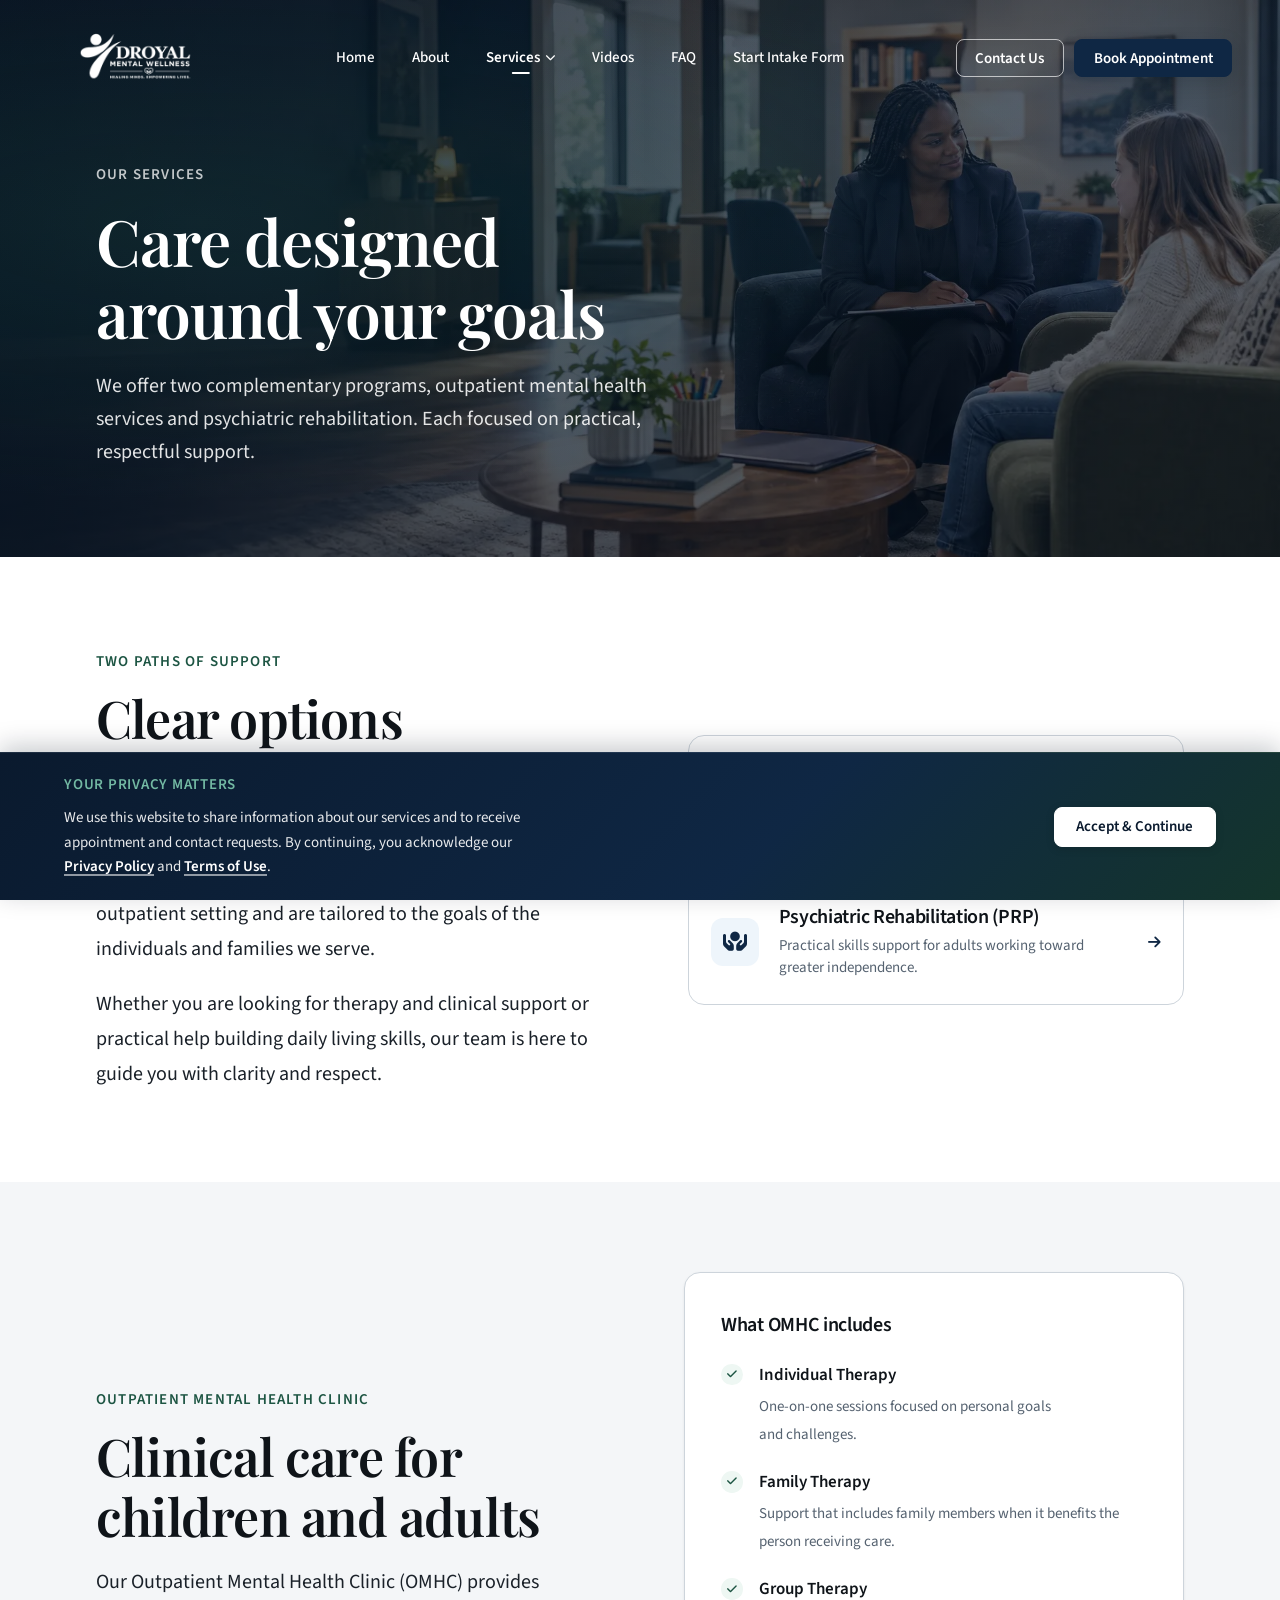
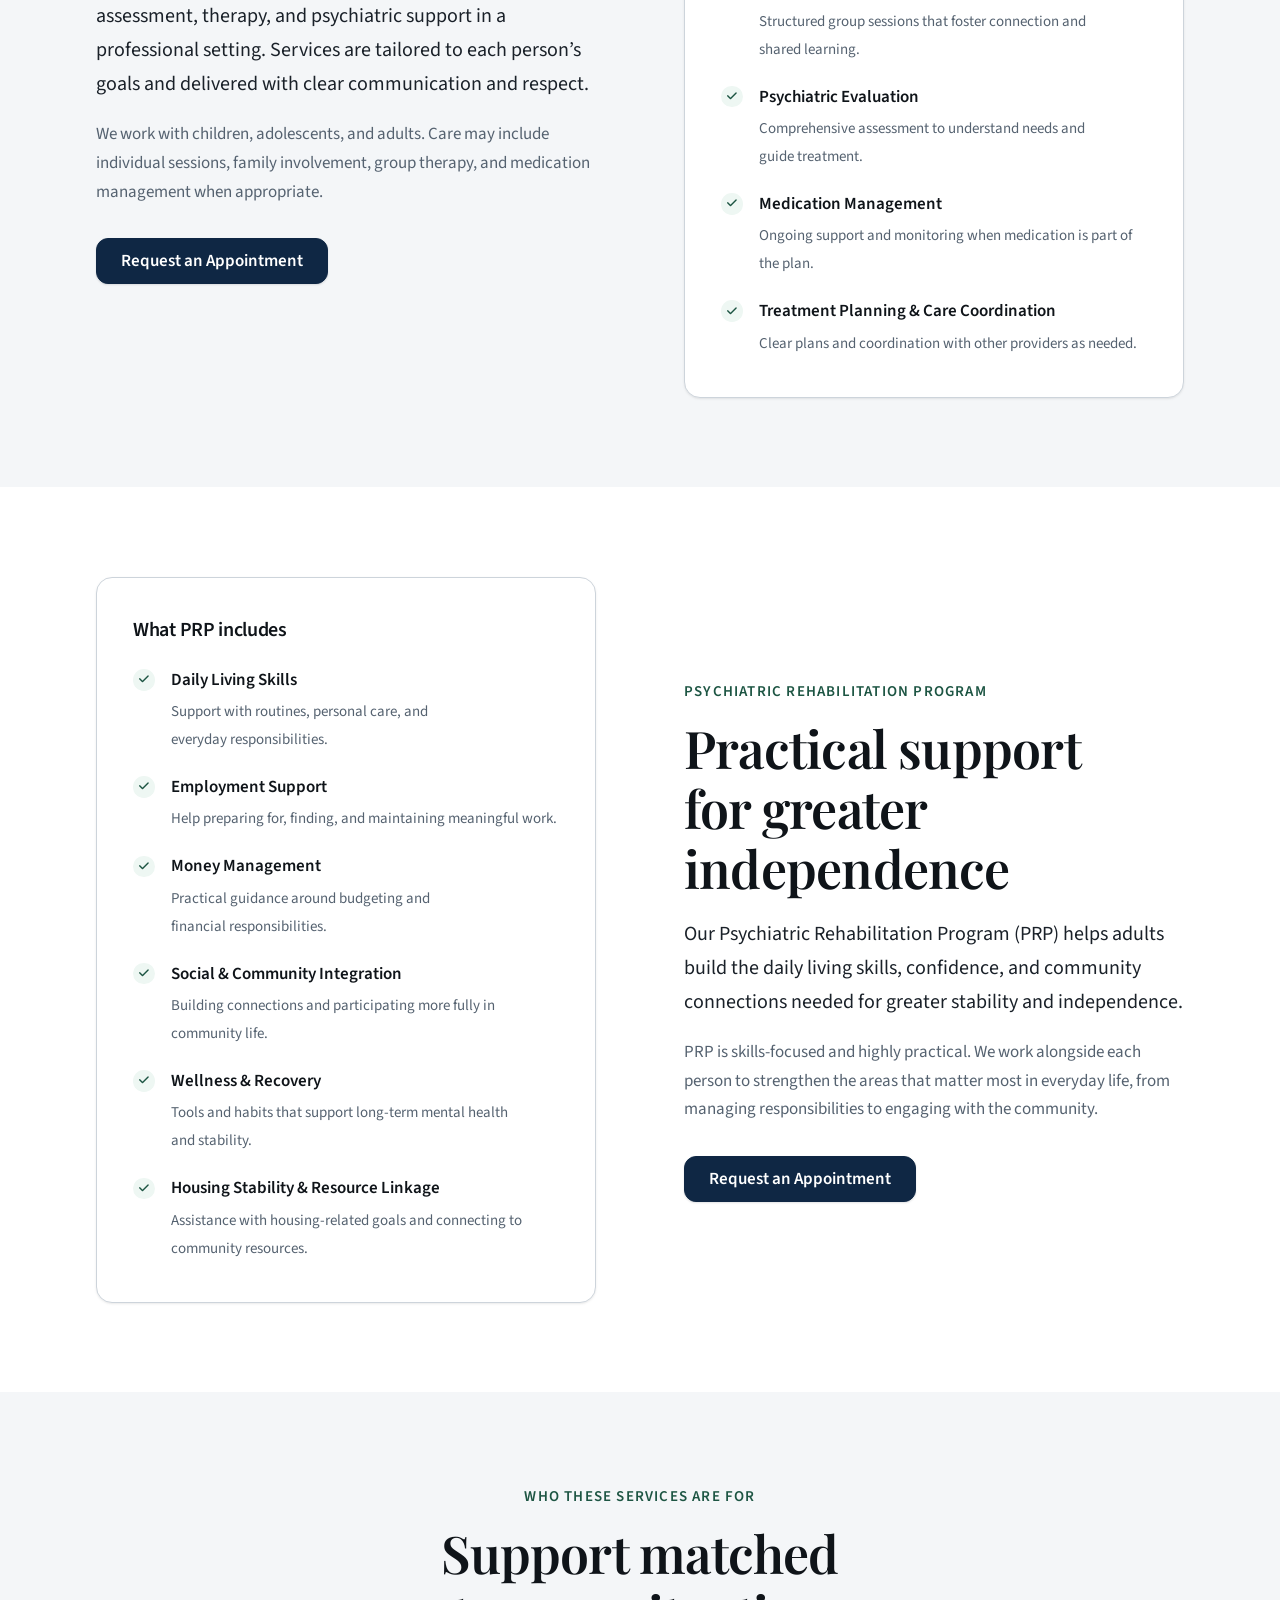
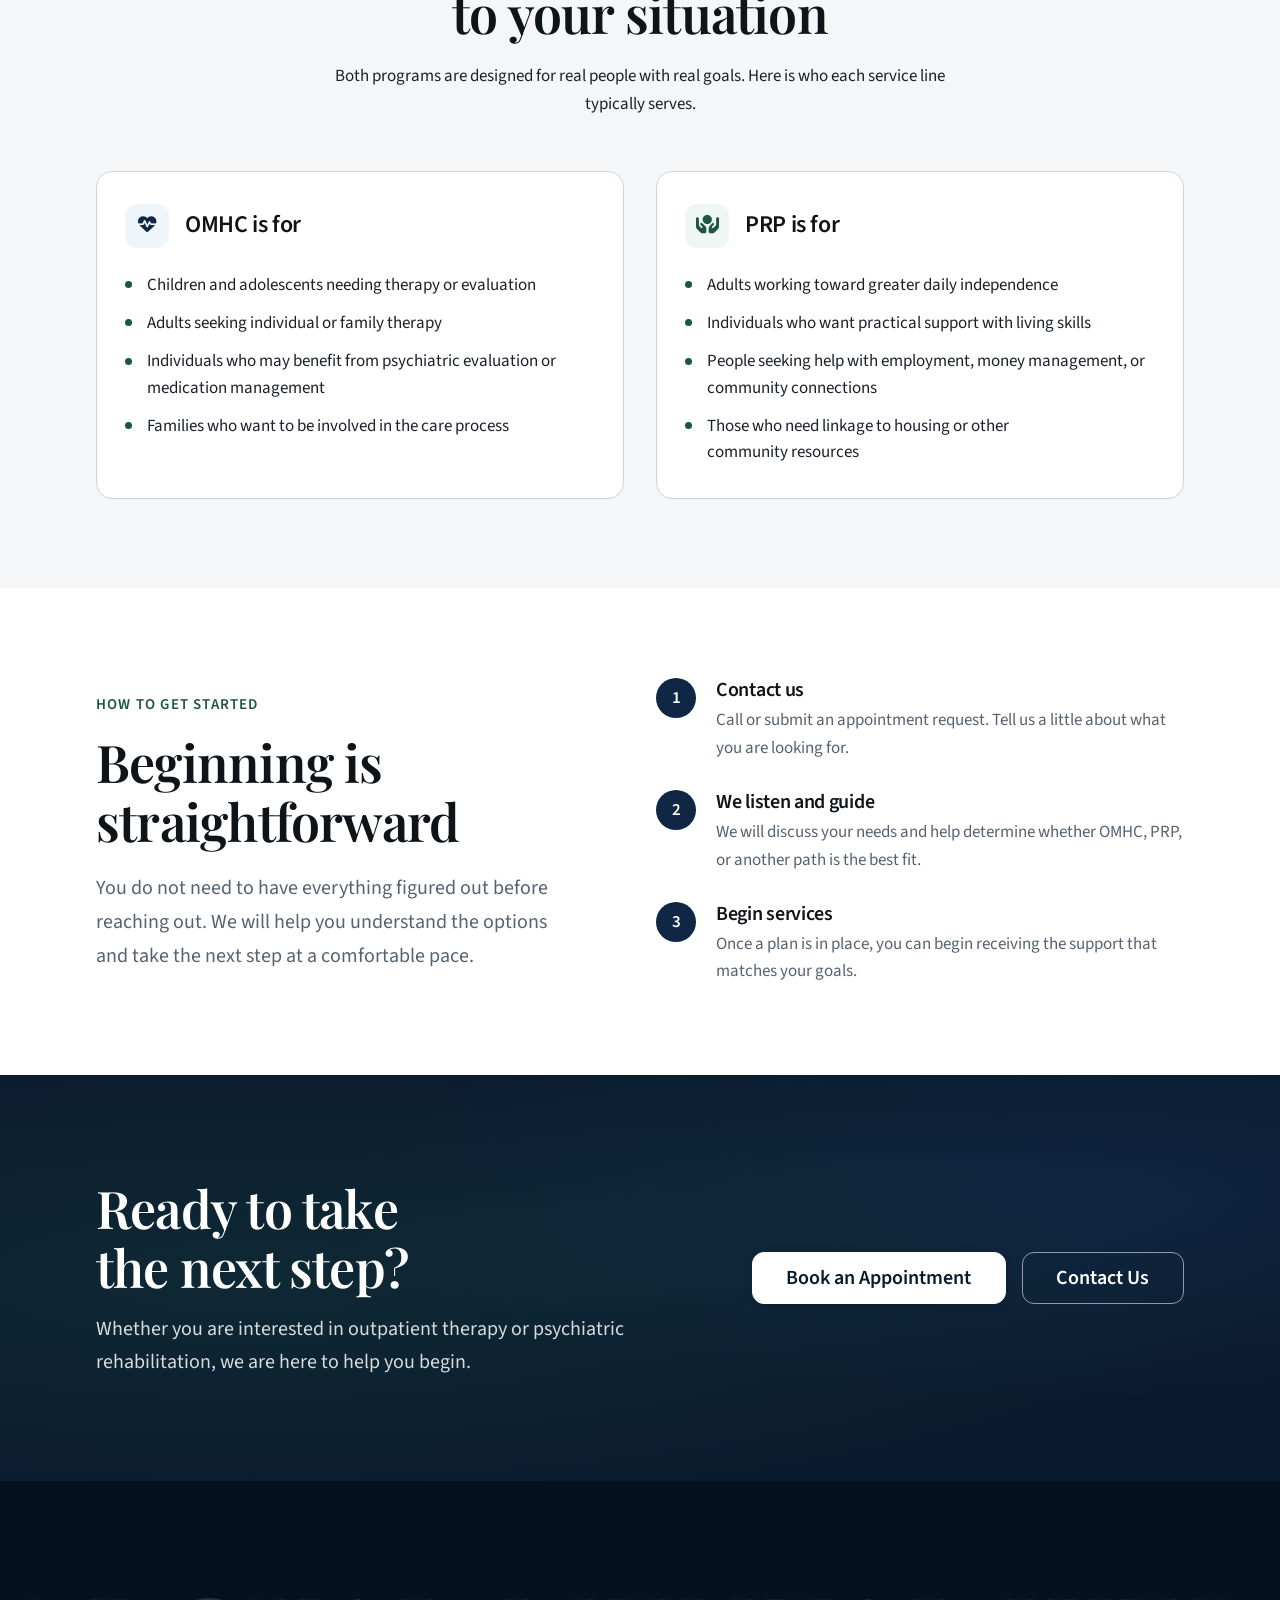
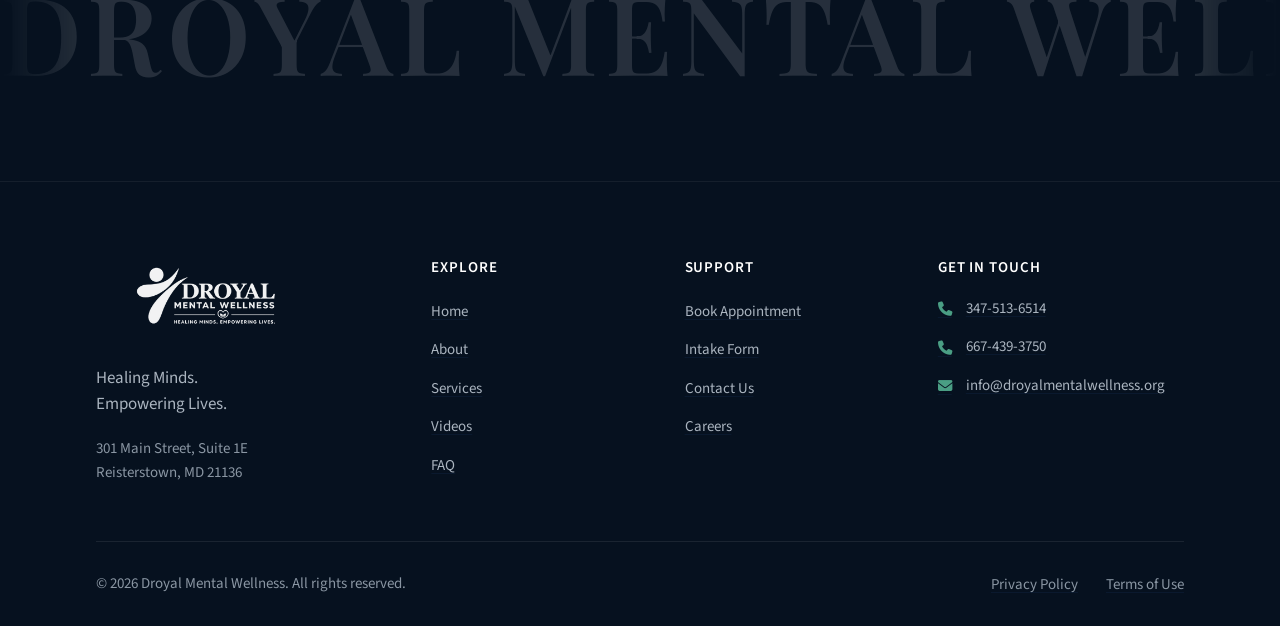
<file: services.html>
<!DOCTYPE html>
<html lang="en">
<head>
  <meta charset="UTF-8">
  <meta name="viewport" content="width=device-width, initial-scale=1.0">
  <meta http-equiv="X-UA-Compatible" content="IE=edge">

  <title>Our Services | Droyal Mental Wellness</title>
  <meta name="description" content="Explore outpatient mental health services (OMHC) and psychiatric rehabilitation (PRP) at Droyal Mental Wellness in Reisterstown, Maryland.">
  <meta name="robots" content="index, follow">
  <link rel="canonical" href="https://droyalmentalwellness.org/services.html">

  <meta property="og:type" content="website">
  <meta property="og:url" content="https://droyalmentalwellness.org/services.html">
  <meta property="og:title" content="Our Services | Droyal Mental Wellness">
  <meta property="og:description" content="Outpatient mental health care and psychiatric rehabilitation for children, adults, and families.">
  <meta property="og:image" content="https://droyalmentalwellness.org/assets/images/og-default.jpg">
  <meta property="og:locale" content="en_US">
  <meta property="og:site_name" content="Droyal Mental Wellness">

  <link rel="icon" href="favicon/favicon.ico" sizes="any">
  <link rel="icon" type="image/png" sizes="32x32" href="favicon/favicon-32x32.png">
  <link rel="icon" type="image/png" sizes="16x16" href="favicon/favicon-16x16.png">
  <link rel="apple-touch-icon" href="favicon/apple-touch-icon.png">

  <link rel="preconnect" href="https://fonts.googleapis.com">
  <link rel="preconnect" href="https://fonts.gstatic.com" crossorigin>
  <link rel="preconnect" href="https://cdnjs.cloudflare.com">

  <link href="https://fonts.googleapis.com/css2?family=Playfair+Display:wght@500;600;700&family=Source+Sans+3:wght@400;500;600;700&display=swap" rel="stylesheet">
  <link rel="stylesheet" href="https://cdnjs.cloudflare.com/ajax/libs/font-awesome/6.5.1/css/all.min.css">
    
  <link rel="stylesheet" href="https://unpkg.com/aos@2.3.4/dist/aos.css"/>

  <link rel="stylesheet" href="css/global.css">
  <link rel="stylesheet" href="css/services.css">
</head>

<body>
  <div id="header-placeholder"></div>

  <main id="main-content">

    <!-- PAGE HERO -->
    <section class="page-hero" aria-labelledby="services-hero-heading">
      <div class="page-hero-bg" aria-hidden="true">
        <img 
          src="assets/images/services-hero.webp" 
          alt=""
          width="1920"
          height="900"
          decoding="async"
        >
        <div class="page-hero-overlay"></div>
      </div>

      <div class="container">
        <div class="page-hero-content" data-aos="fade-up" data-aos-duration="900">
          <p class="page-hero-eyebrow">Our Services</p>
          <h1 id="services-hero-heading" class="page-hero-title">
            Care designed around your goals
          </h1>
          <p class="page-hero-lead">
            We offer two complementary programs, outpatient mental health services and psychiatric rehabilitation. Each focused on practical, respectful support.
          </p>
        </div>
      </div>
    </section>


    <!-- SERVICES OVERVIEW -->
    <section class="section services-intro" aria-labelledby="services-intro-heading">
      <div class="container">

        <div class="services-intro-grid">

          <div class="services-intro-content" data-aos="fade-right" data-aos-duration="900">
            <p class="section-eyebrow">Two Paths of Support</p>
            <h2 id="services-intro-heading" class="section-title">
              Clear options for real progress
            </h2>
            <div class="services-intro-text">
              <p>
                At Droyal Mental Wellness we provide focused care through two main programs. Both are delivered in a professional outpatient setting and are tailored to the goals of the individuals and families we serve.
              </p>
              <p>
                Whether you are looking for therapy and clinical support or practical help building daily living skills, our team is here to guide you with clarity and respect.
              </p>
            </div>
          </div>

          <div class="services-intro-cards" data-aos="fade-left" data-aos-duration="900" data-aos-delay="120">

            <a href="#omhc" class="services-intro-card">
              <div class="services-intro-card-icon">
                <i class="fa-solid fa-heart-pulse" aria-hidden="true"></i>
              </div>
              <div>
                <h3 class="services-intro-card-title">Outpatient Mental Health (OMHC)</h3>
                <p class="services-intro-card-text">Therapy, evaluation, and medication management for children and adults.</p>
              </div>
              <i class="fa-solid fa-arrow-right services-intro-card-arrow" aria-hidden="true"></i>
            </a>

            <a href="#prp" class="services-intro-card">
              <div class="services-intro-card-icon">
                <i class="fa-solid fa-hands-holding-circle" aria-hidden="true"></i>
              </div>
              <div>
                <h3 class="services-intro-card-title">Psychiatric Rehabilitation (PRP)</h3>
                <p class="services-intro-card-text">Practical skills support for adults working toward greater independence.</p>
              </div>
              <i class="fa-solid fa-arrow-right services-intro-card-arrow" aria-hidden="true"></i>
            </a>

          </div>

        </div>
      </div>
    </section>


        <!-- OMHC — OUTPATIENT MENTAL HEALTH CLINIC -->
    <section class="section service-detail section--alt" id="omhc" aria-labelledby="omhc-heading">
      <div class="container">

        <div class="service-detail-grid">

          <div class="service-detail-content" data-aos="fade-right" data-aos-duration="900">
            <p class="section-eyebrow">Outpatient Mental Health Clinic</p>
            <h2 id="omhc-heading" class="section-title">
              Clinical care for children and adults
            </h2>
            <p class="service-detail-lead">
              Our Outpatient Mental Health Clinic (OMHC) provides assessment, therapy, and psychiatric support in a professional setting. Services are tailored to each person’s goals and delivered with clear communication and respect.
            </p>
            <p class="service-detail-text">
              We work with children, adolescents, and adults. Care may include individual sessions, family involvement, group therapy, and medication management when appropriate.
            </p>
            <a href="appointment.html" class="btn btn--primary">
              Request an Appointment
            </a>
          </div>

          <div class="service-detail-list-wrap" data-aos="fade-left" data-aos-duration="900" data-aos-delay="120">
            <h3 class="service-detail-list-title">What OMHC includes</h3>
            <ul class="service-detail-list">
              <li>
                <i class="fa-solid fa-check" aria-hidden="true"></i>
                <div>
                  <strong>Individual Therapy</strong>
                  <span>One-on-one sessions focused on personal goals and challenges.</span>
                </div>
              </li>
              <li>
                <i class="fa-solid fa-check" aria-hidden="true"></i>
                <div>
                  <strong>Family Therapy</strong>
                  <span>Support that includes family members when it benefits the person receiving care.</span>
                </div>
              </li>
              <li>
                <i class="fa-solid fa-check" aria-hidden="true"></i>
                <div>
                  <strong>Group Therapy</strong>
                  <span>Structured group sessions that foster connection and shared learning.</span>
                </div>
              </li>
              <li>
                <i class="fa-solid fa-check" aria-hidden="true"></i>
                <div>
                  <strong>Psychiatric Evaluation</strong>
                  <span>Comprehensive assessment to understand needs and guide treatment.</span>
                </div>
              </li>
              <li>
                <i class="fa-solid fa-check" aria-hidden="true"></i>
                <div>
                  <strong>Medication Management</strong>
                  <span>Ongoing support and monitoring when medication is part of the plan.</span>
                </div>
              </li>
              <li>
                <i class="fa-solid fa-check" aria-hidden="true"></i>
                <div>
                  <strong>Treatment Planning & Care Coordination</strong>
                  <span>Clear plans and coordination with other providers as needed.</span>
                </div>
              </li>
            </ul>
          </div>

        </div>
      </div>
    </section>


    <!-- PRP — PSYCHIATRIC REHABILITATION PROGRAM -->
    <section class="section service-detail" id="prp" aria-labelledby="prp-heading">
      <div class="container">

        <div class="service-detail-grid service-detail-grid--reverse">

          <div class="service-detail-content" data-aos="fade-left" data-aos-duration="900">
            <p class="section-eyebrow">Psychiatric Rehabilitation Program</p>
            <h2 id="prp-heading" class="section-title">
              Practical support for greater independence
            </h2>
            <p class="service-detail-lead">
              Our Psychiatric Rehabilitation Program (PRP) helps adults build the daily living skills, confidence, and community connections needed for greater stability and independence.
            </p>
            <p class="service-detail-text">
              PRP is skills-focused and highly practical. We work alongside each person to strengthen the areas that matter most in everyday life, from managing responsibilities to engaging with the community.
            </p>
            <a href="appointment.html" class="btn btn--primary">
              Request an Appointment
            </a>
          </div>

          <div class="service-detail-list-wrap" data-aos="fade-right" data-aos-duration="900" data-aos-delay="120">
            <h3 class="service-detail-list-title">What PRP includes</h3>
            <ul class="service-detail-list">
              <li>
                <i class="fa-solid fa-check" aria-hidden="true"></i>
                <div>
                  <strong>Daily Living Skills</strong>
                  <span>Support with routines, personal care, and everyday responsibilities.</span>
                </div>
              </li>
              <li>
                <i class="fa-solid fa-check" aria-hidden="true"></i>
                <div>
                  <strong>Employment Support</strong>
                  <span>Help preparing for, finding, and maintaining meaningful work.</span>
                </div>
              </li>
              <li>
                <i class="fa-solid fa-check" aria-hidden="true"></i>
                <div>
                  <strong>Money Management</strong>
                  <span>Practical guidance around budgeting and financial responsibilities.</span>
                </div>
              </li>
              <li>
                <i class="fa-solid fa-check" aria-hidden="true"></i>
                <div>
                  <strong>Social & Community Integration</strong>
                  <span>Building connections and participating more fully in community life.</span>
                </div>
              </li>
              <li>
                <i class="fa-solid fa-check" aria-hidden="true"></i>
                <div>
                  <strong>Wellness & Recovery</strong>
                  <span>Tools and habits that support long-term mental health and stability.</span>
                </div>
              </li>
              <li>
                <i class="fa-solid fa-check" aria-hidden="true"></i>
                <div>
                  <strong>Housing Stability & Resource Linkage</strong>
                  <span>Assistance with housing-related goals and connecting to community resources.</span>
                </div>
              </li>
            </ul>
          </div>

        </div>
      </div>
    </section>

    <!-- WHO THESE SERVICES ARE FOR -->
    <section class="section who-services-section section--alt" aria-labelledby="who-services-heading">
      <div class="container">

        <div class="section-header text-center" data-aos="fade-up" data-aos-duration="800">
          <p class="section-eyebrow">Who These Services Are For</p>
          <h2 id="who-services-heading" class="section-title">
            Support matched to your situation
          </h2>
          <p class="section-lead">
            Both programs are designed for real people with real goals. Here is who each service line typically serves.
          </p>
        </div>

        <div class="who-services-grid">

          <article class="who-services-card" data-aos="fade-up" data-aos-duration="800" data-aos-delay="80">
            <div class="who-services-card-header">
              <div class="who-services-icon">
                <i class="fa-solid fa-heart-pulse" aria-hidden="true"></i>
              </div>
              <h3 class="who-services-card-title">OMHC is for</h3>
            </div>
            <ul class="who-services-list">
              <li>Children and adolescents needing therapy or evaluation</li>
              <li>Adults seeking individual or family therapy</li>
              <li>Individuals who may benefit from psychiatric evaluation or medication management</li>
              <li>Families who want to be involved in the care process</li>
            </ul>
          </article>

          <article class="who-services-card" data-aos="fade-up" data-aos-duration="800" data-aos-delay="160">
            <div class="who-services-card-header">
              <div class="who-services-icon who-services-icon--green">
                <i class="fa-solid fa-hands-holding-circle" aria-hidden="true"></i>
              </div>
              <h3 class="who-services-card-title">PRP is for</h3>
            </div>
            <ul class="who-services-list">
              <li>Adults working toward greater daily independence</li>
              <li>Individuals who want practical support with living skills</li>
              <li>People seeking help with employment, money management, or community connections</li>
              <li>Those who need linkage to housing or other community resources</li>
            </ul>
          </article>

        </div>
      </div>
    </section>


    <!-- HOW TO GET STARTED -->
    <section class="section get-started-section" aria-labelledby="get-started-heading">
      <div class="container">

        <div class="get-started-grid">

          <div class="get-started-content" data-aos="fade-up" data-aos-duration="850">
            <p class="section-eyebrow">How to Get Started</p>
            <h2 id="get-started-heading" class="section-title">
              Beginning is straightforward
            </h2>
            <p class="get-started-lead">
              You do not need to have everything figured out before reaching out. We will help you understand the options and take the next step at a comfortable pace.
            </p>
          </div>

          <div class="get-started-steps" data-aos="fade-up" data-aos-duration="850" data-aos-delay="120">

            <div class="get-started-step">
              <span class="get-started-number">1</span>
              <div>
                <h3 class="get-started-step-title">Contact us</h3>
                <p class="get-started-step-text">Call or submit an appointment request. Tell us a little about what you are looking for.</p>
              </div>
            </div>

            <div class="get-started-step">
              <span class="get-started-number">2</span>
              <div>
                <h3 class="get-started-step-title">We listen and guide</h3>
                <p class="get-started-step-text">We will discuss your needs and help determine whether OMHC, PRP, or another path is the best fit.</p>
              </div>
            </div>

            <div class="get-started-step">
              <span class="get-started-number">3</span>
              <div>
                <h3 class="get-started-step-title">Begin services</h3>
                <p class="get-started-step-text">Once a plan is in place, you can begin receiving the support that matches your goals.</p>
              </div>
            </div>

          </div>
        </div>
      </div>
    </section>


    <!-- FINAL CTA -->
    <section class="services-cta-band" aria-labelledby="services-cta-heading">
      <div class="container">
        <div class="services-cta-inner" data-aos="zoom-in" data-aos-duration="800">

          <div class="services-cta-content">
            <h2 id="services-cta-heading" class="services-cta-title">
              Ready to take the next step?
            </h2>
            <p class="services-cta-text">
              Whether you are interested in outpatient therapy or psychiatric rehabilitation, we are here to help you begin.
            </p>
          </div>

          <div class="services-cta-actions">
            <a href="appointment.html" class="btn btn--primary btn--lg">
              Book an Appointment
            </a>
            <a href="contact.html" class="btn btn--outline btn--lg services-cta-secondary">
              Contact Us
            </a>
          </div>

        </div>
      </div>
    </section>

  </main>

  <div id="footer-placeholder"></div>

    <script src="https://unpkg.com/aos@2.3.4/dist/aos.js"></script>
    <script src="js/main.js"></script>
</body>
</html>
</file>
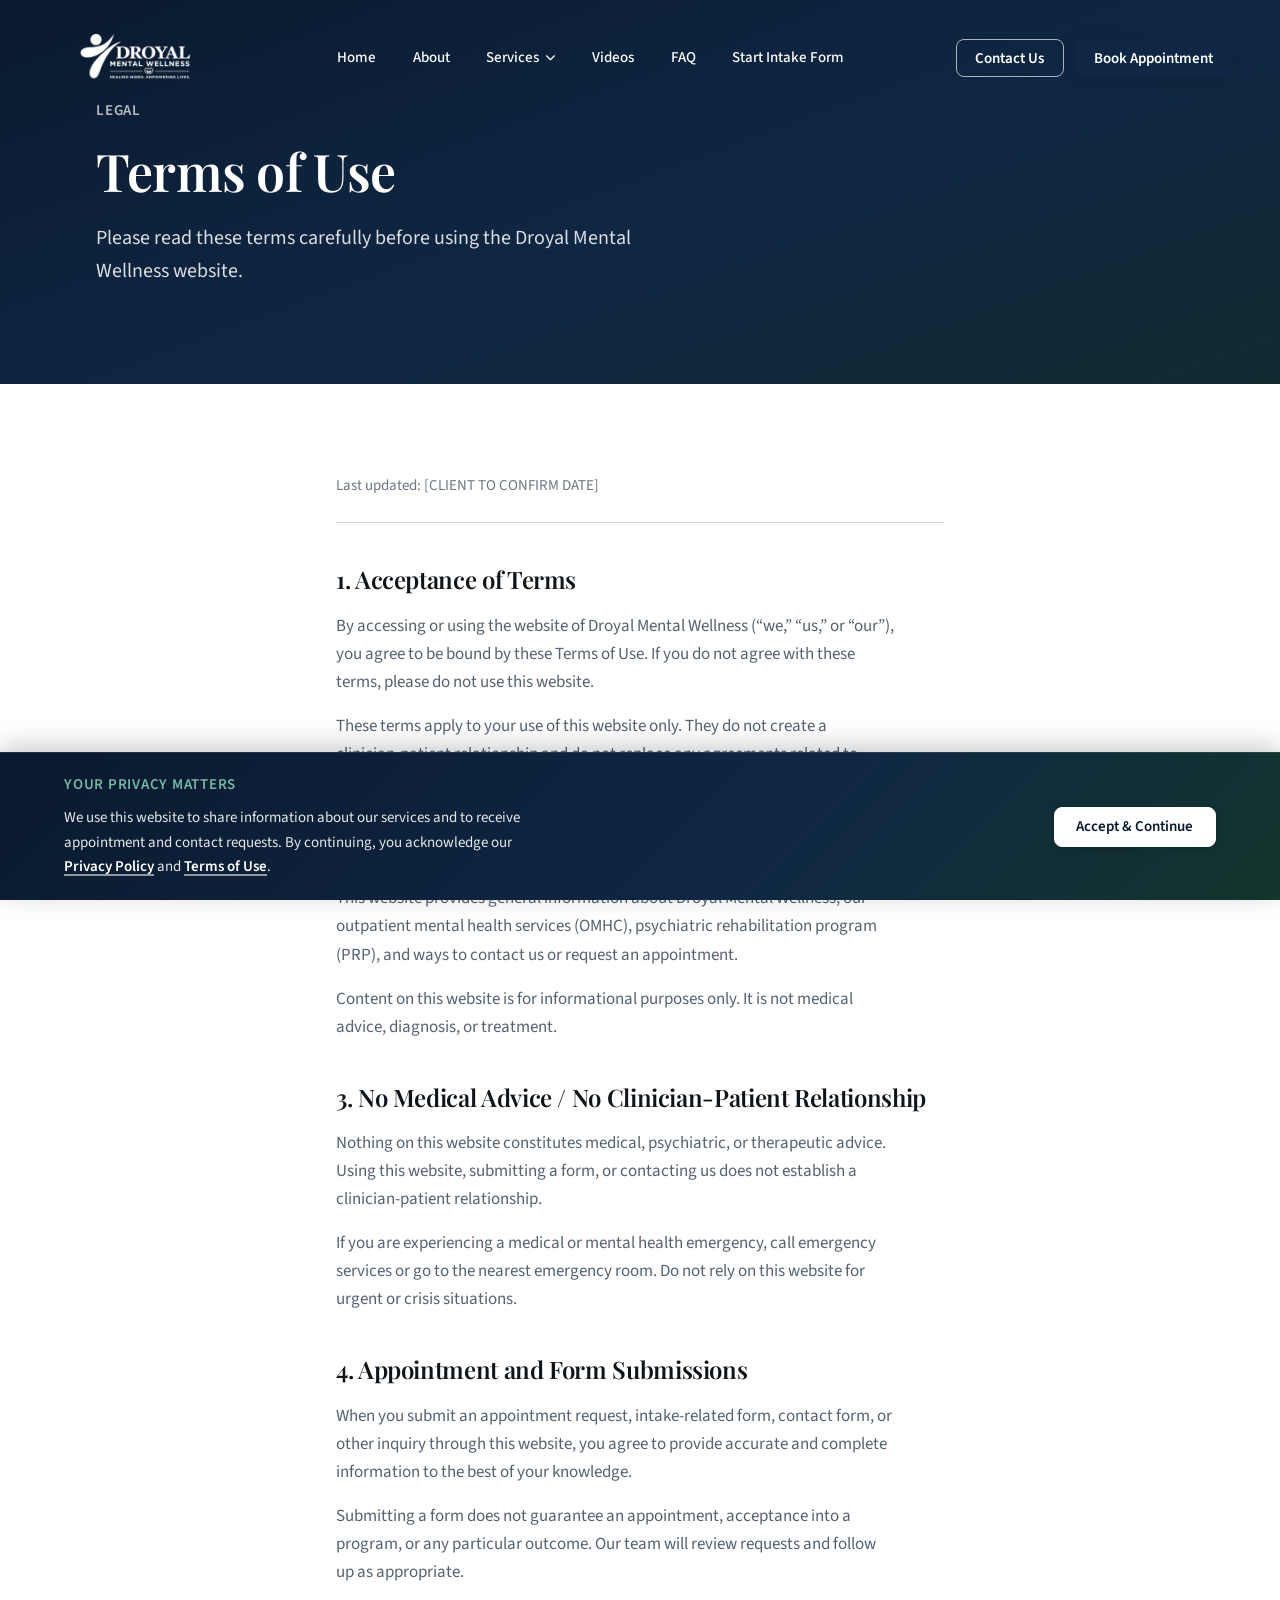
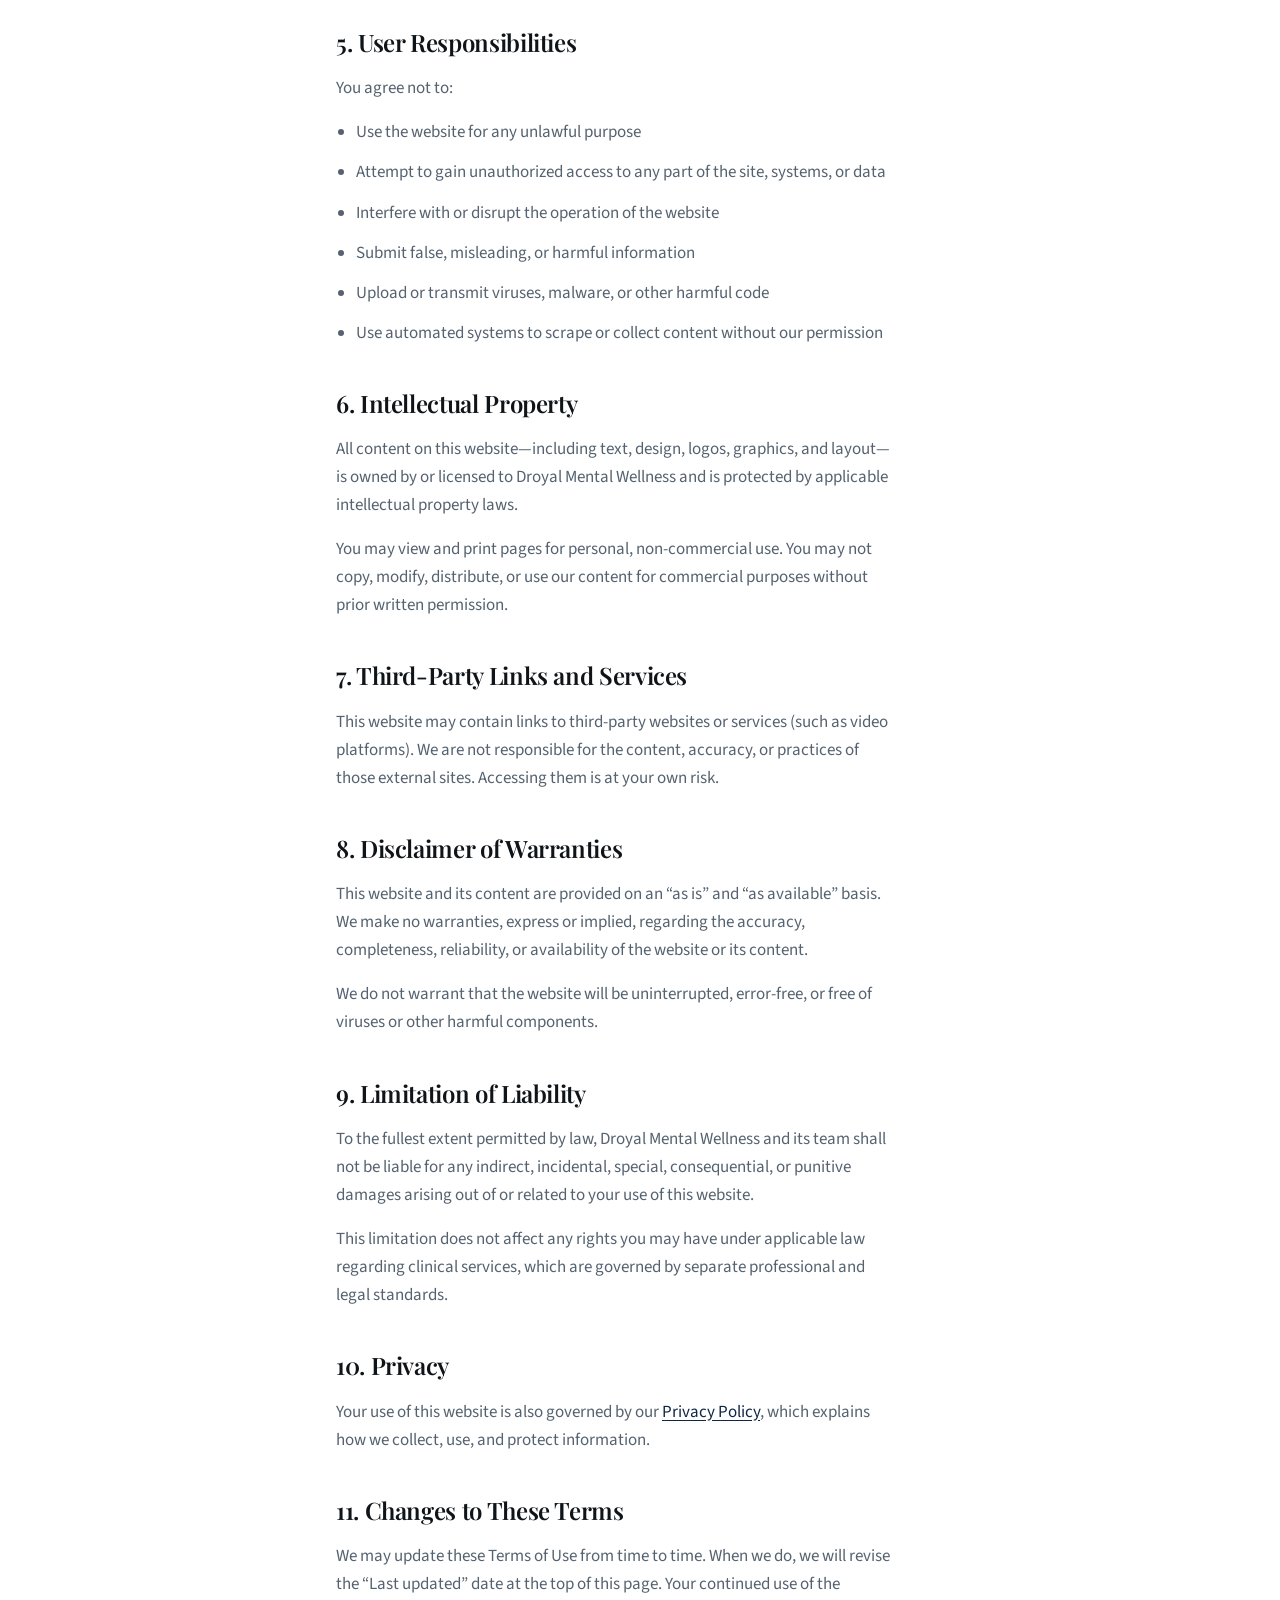
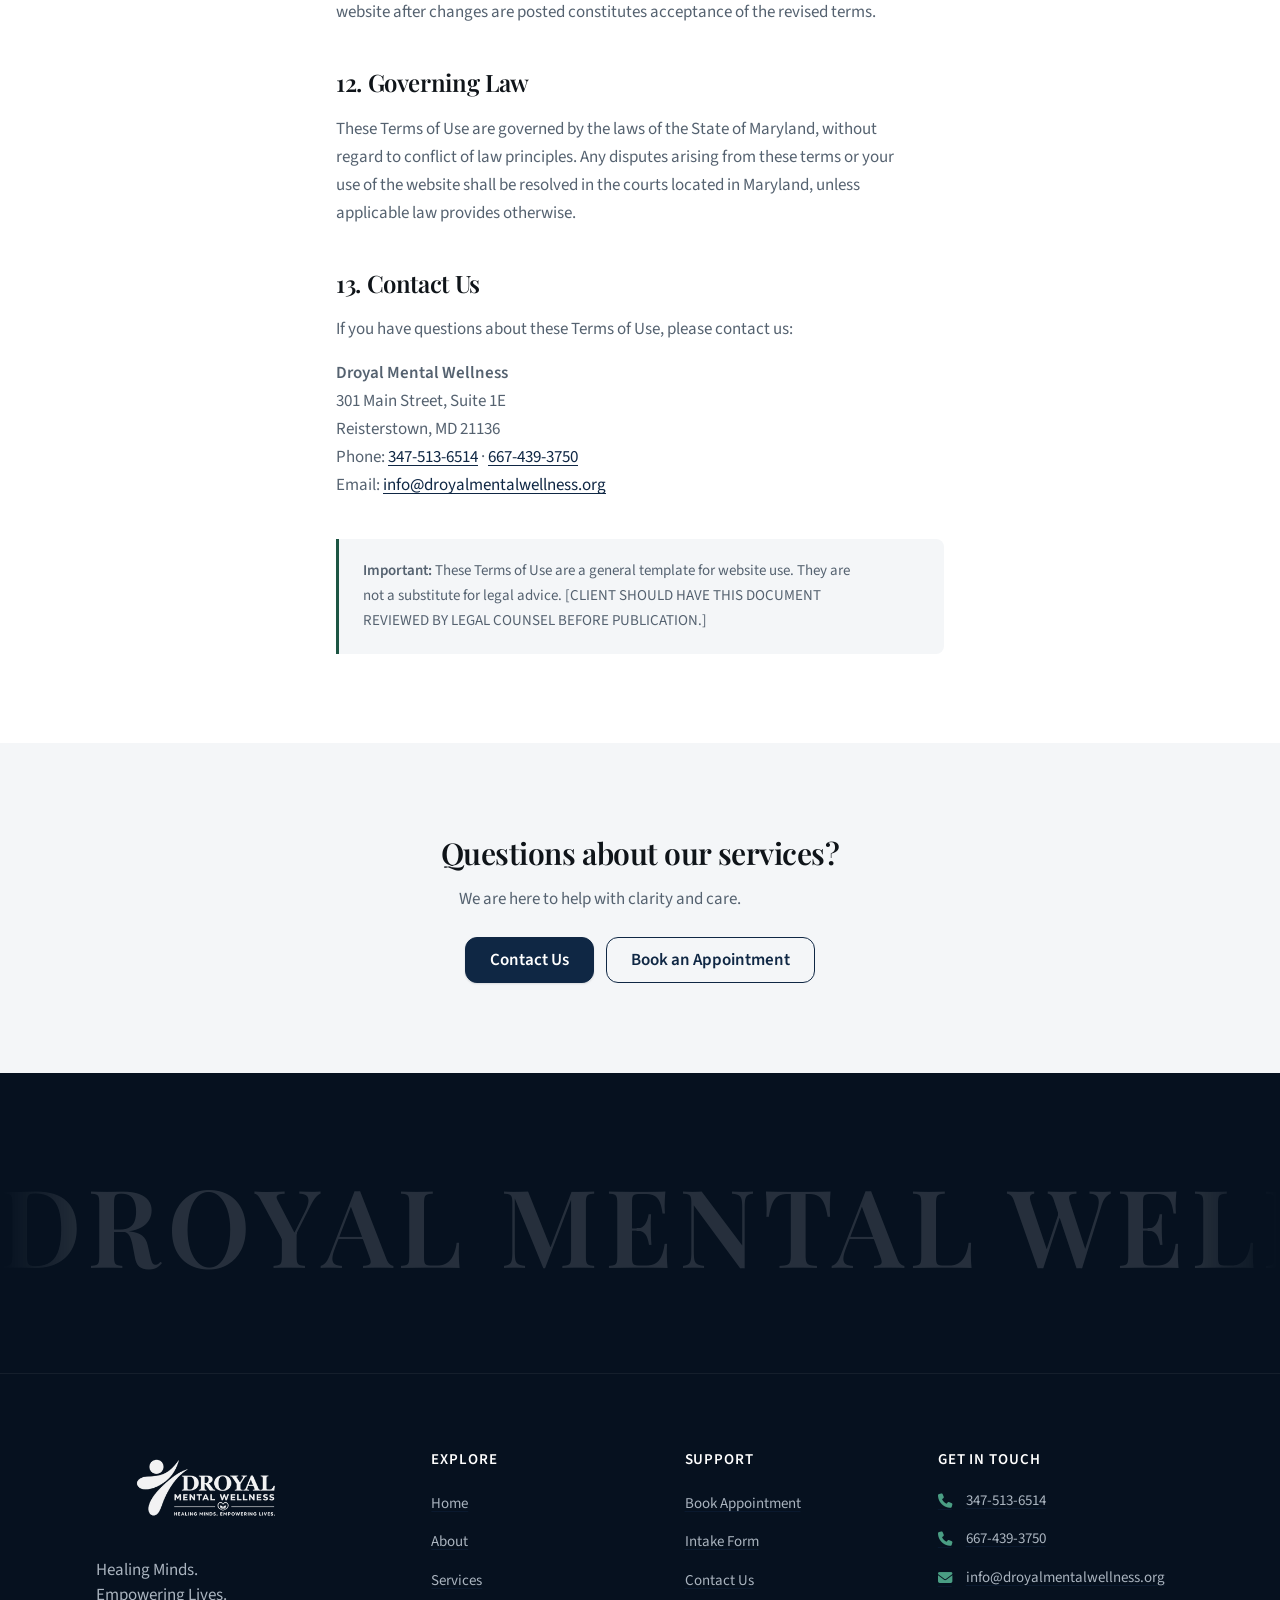
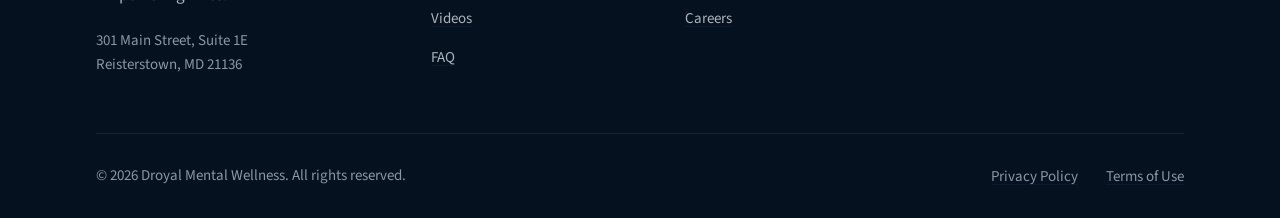
<file: terms.html>
<!DOCTYPE html>
<html lang="en">
<head>
  <meta charset="UTF-8">
  <meta name="viewport" content="width=device-width, initial-scale=1.0">
  <meta http-equiv="X-UA-Compatible" content="IE=edge">

  <title>Terms of Use | Droyal Mental Wellness</title>
  <meta name="description" content="Terms of Use for the Droyal Mental Wellness website. Please read these terms carefully before using our site.">
  <meta name="robots" content="index, follow">
  <link rel="canonical" href="https://droyalmentalwellness.org/terms.html">

  <meta property="og:type" content="website">
  <meta property="og:url" content="https://droyalmentalwellness.org/terms.html">
  <meta property="og:title" content="Terms of Use | Droyal Mental Wellness">
  <meta property="og:description" content="Terms of Use for the Droyal Mental Wellness website.">
  <meta property="og:image" content="https://droyalmentalwellness.org/assets/images/og-default.jpg">
  <meta property="og:locale" content="en_US">
  <meta property="og:site_name" content="Droyal Mental Wellness">

  <link rel="icon" href="favicon/favicon.ico" sizes="any">
  <link rel="icon" type="image/png" sizes="32x32" href="favicon/favicon-32x32.png">
  <link rel="icon" type="image/png" sizes="16x16" href="favicon/favicon-16x16.png">
  <link rel="apple-touch-icon" href="favicon/apple-touch-icon.png">

  <link rel="preconnect" href="https://fonts.googleapis.com">
  <link rel="preconnect" href="https://fonts.gstatic.com" crossorigin>
  <link rel="preconnect" href="https://cdnjs.cloudflare.com">

  <link href="https://fonts.googleapis.com/css2?family=Playfair+Display:wght@500;600;700&family=Source+Sans+3:wght@400;500;600;700&display=swap" rel="stylesheet">
  <link rel="stylesheet" href="https://cdnjs.cloudflare.com/ajax/libs/font-awesome/6.5.1/css/all.min.css">
  <link rel="stylesheet" href="https://unpkg.com/aos@2.3.4/dist/aos.css"/>

  <link rel="stylesheet" href="css/global.css">
  <link rel="stylesheet" href="css/privacy-terms.css">
</head>

<body>
  <div id="header-placeholder"></div>

  <main id="main-content">

    <!-- PAGE HERO -->
    <section class="page-hero page-hero--terms" aria-labelledby="terms-hero-heading">
      <div class="page-hero-bg" aria-hidden="true">
        <div class="page-hero-overlay"></div>
      </div>

      <div class="container">
        <div class="page-hero-content" data-aos="fade-up" data-aos-duration="900">
          <p class="page-hero-eyebrow">Legal</p>
          <h1 id="terms-hero-heading" class="page-hero-title">
            Terms of Use
          </h1>
          <p class="page-hero-lead">
            Please read these terms carefully before using the Droyal Mental Wellness website.
          </p>
        </div>
      </div>
    </section>


    <!-- TERMS CONTENT -->
    <section class="section terms-content" aria-labelledby="terms-content-heading">
      <div class="container container--narrow">

        <div class="terms-meta" data-aos="fade-up" data-aos-duration="800">
          <p class="terms-updated">Last updated: <span>[CLIENT TO CONFIRM DATE]</span></p>
        </div>

        <div class="terms-body" data-aos="fade-up" data-aos-duration="850" data-aos-delay="80">

          <div class="terms-block">
            <h2 id="terms-content-heading">1. Acceptance of Terms</h2>
            <p>
              By accessing or using the website of Droyal Mental Wellness (“we,” “us,” or “our”), you agree to be bound by these Terms of Use. If you do not agree with these terms, please do not use this website.
            </p>
            <p>
              These terms apply to your use of this website only. They do not create a clinician-patient relationship and do not replace any agreements related to clinical services.
            </p>
          </div>

          <div class="terms-block">
            <h2>2. About This Website</h2>
            <p>
              This website provides general information about Droyal Mental Wellness, our outpatient mental health services (OMHC), psychiatric rehabilitation program (PRP), and ways to contact us or request an appointment.
            </p>
            <p>
              Content on this website is for informational purposes only. It is not medical advice, diagnosis, or treatment.
            </p>
          </div>

          <div class="terms-block">
            <h2>3. No Medical Advice / No Clinician-Patient Relationship</h2>
            <p>
              Nothing on this website constitutes medical, psychiatric, or therapeutic advice. Using this website, submitting a form, or contacting us does not establish a clinician-patient relationship.
            </p>
            <p>
              If you are experiencing a medical or mental health emergency, call emergency services or go to the nearest emergency room. Do not rely on this website for urgent or crisis situations.
            </p>
          </div>

          <div class="terms-block">
            <h2>4. Appointment and Form Submissions</h2>
            <p>
              When you submit an appointment request, intake-related form, contact form, or other inquiry through this website, you agree to provide accurate and complete information to the best of your knowledge.
            </p>
            <p>
              Submitting a form does not guarantee an appointment, acceptance into a program, or any particular outcome. Our team will review requests and follow up as appropriate.
            </p>
          </div>

          <div class="terms-block">
            <h2>5. User Responsibilities</h2>
            <p>You agree not to:</p>
            <ul>
              <li>Use the website for any unlawful purpose</li>
              <li>Attempt to gain unauthorized access to any part of the site, systems, or data</li>
              <li>Interfere with or disrupt the operation of the website</li>
              <li>Submit false, misleading, or harmful information</li>
              <li>Upload or transmit viruses, malware, or other harmful code</li>
              <li>Use automated systems to scrape or collect content without our permission</li>
            </ul>
          </div>

          <div class="terms-block">
            <h2>6. Intellectual Property</h2>
            <p>
              All content on this website—including text, design, logos, graphics, and layout—is owned by or licensed to Droyal Mental Wellness and is protected by applicable intellectual property laws.
            </p>
            <p>
              You may view and print pages for personal, non-commercial use. You may not copy, modify, distribute, or use our content for commercial purposes without prior written permission.
            </p>
          </div>

          <div class="terms-block">
            <h2>7. Third-Party Links and Services</h2>
            <p>
              This website may contain links to third-party websites or services (such as video platforms). We are not responsible for the content, accuracy, or practices of those external sites. Accessing them is at your own risk.
            </p>
          </div>

          <div class="terms-block">
            <h2>8. Disclaimer of Warranties</h2>
            <p>
              This website and its content are provided on an “as is” and “as available” basis. We make no warranties, express or implied, regarding the accuracy, completeness, reliability, or availability of the website or its content.
            </p>
            <p>
              We do not warrant that the website will be uninterrupted, error-free, or free of viruses or other harmful components.
            </p>
          </div>

          <div class="terms-block">
            <h2>9. Limitation of Liability</h2>
            <p>
              To the fullest extent permitted by law, Droyal Mental Wellness and its team shall not be liable for any indirect, incidental, special, consequential, or punitive damages arising out of or related to your use of this website.
            </p>
            <p>
              This limitation does not affect any rights you may have under applicable law regarding clinical services, which are governed by separate professional and legal standards.
            </p>
          </div>

          <div class="terms-block">
            <h2>10. Privacy</h2>
            <p>
              Your use of this website is also governed by our <a href="privacy.html">Privacy Policy</a>, which explains how we collect, use, and protect information.
            </p>
          </div>

          <div class="terms-block">
            <h2>11. Changes to These Terms</h2>
            <p>
              We may update these Terms of Use from time to time. When we do, we will revise the “Last updated” date at the top of this page. Your continued use of the website after changes are posted constitutes acceptance of the revised terms.
            </p>
          </div>

          <div class="terms-block">
            <h2>12. Governing Law</h2>
            <p>
              These Terms of Use are governed by the laws of the State of Maryland, without regard to conflict of law principles. Any disputes arising from these terms or your use of the website shall be resolved in the courts located in Maryland, unless applicable law provides otherwise.
            </p>
          </div>

          <div class="terms-block">
            <h2>13. Contact Us</h2>
            <p>
              If you have questions about these Terms of Use, please contact us:
            </p>
            <address class="terms-contact">
              <strong>Droyal Mental Wellness</strong><br>
              301 Main Street, Suite 1E<br>
              Reisterstown, MD 21136<br>
              Phone: <a href="tel:+13475136514">347-513-6514</a> · <a href="tel:+16674393750">667-439-3750</a><br>
              Email: <a href="mailto:info@droyalmentalwellness.org">info@droyalmentalwellness.org</a>
            </address>
          </div>

          <div class="terms-note">
            <p>
              <strong>Important:</strong> These Terms of Use are a general template for website use. They are not a substitute for legal advice. [CLIENT SHOULD HAVE THIS DOCUMENT REVIEWED BY LEGAL COUNSEL BEFORE PUBLICATION.]
            </p>
          </div>

        </div>
      </div>
    </section>


    <!-- SOFT CTA -->
    <section class="section terms-cta" aria-labelledby="terms-cta-heading">
      <div class="container">
        <div class="terms-cta-inner" data-aos="fade-up" data-aos-duration="800">
          <h2 id="terms-cta-heading" class="terms-cta-title">
            Questions about our services?
          </h2>
          <p class="terms-cta-text">
            We are here to help with clarity and care.
          </p>
          <div class="terms-cta-actions">
            <a href="contact.html" class="btn btn--primary">Contact Us</a>
            <a href="appointment.html" class="btn btn--outline">Book an Appointment</a>
          </div>
        </div>
      </div>
    </section>

  </main>

  <div id="footer-placeholder"></div>

  <script src="https://unpkg.com/aos@2.3.4/dist/aos.js"></script>
  <script src="js/main.js"></script>
</body>
</html>
</file>
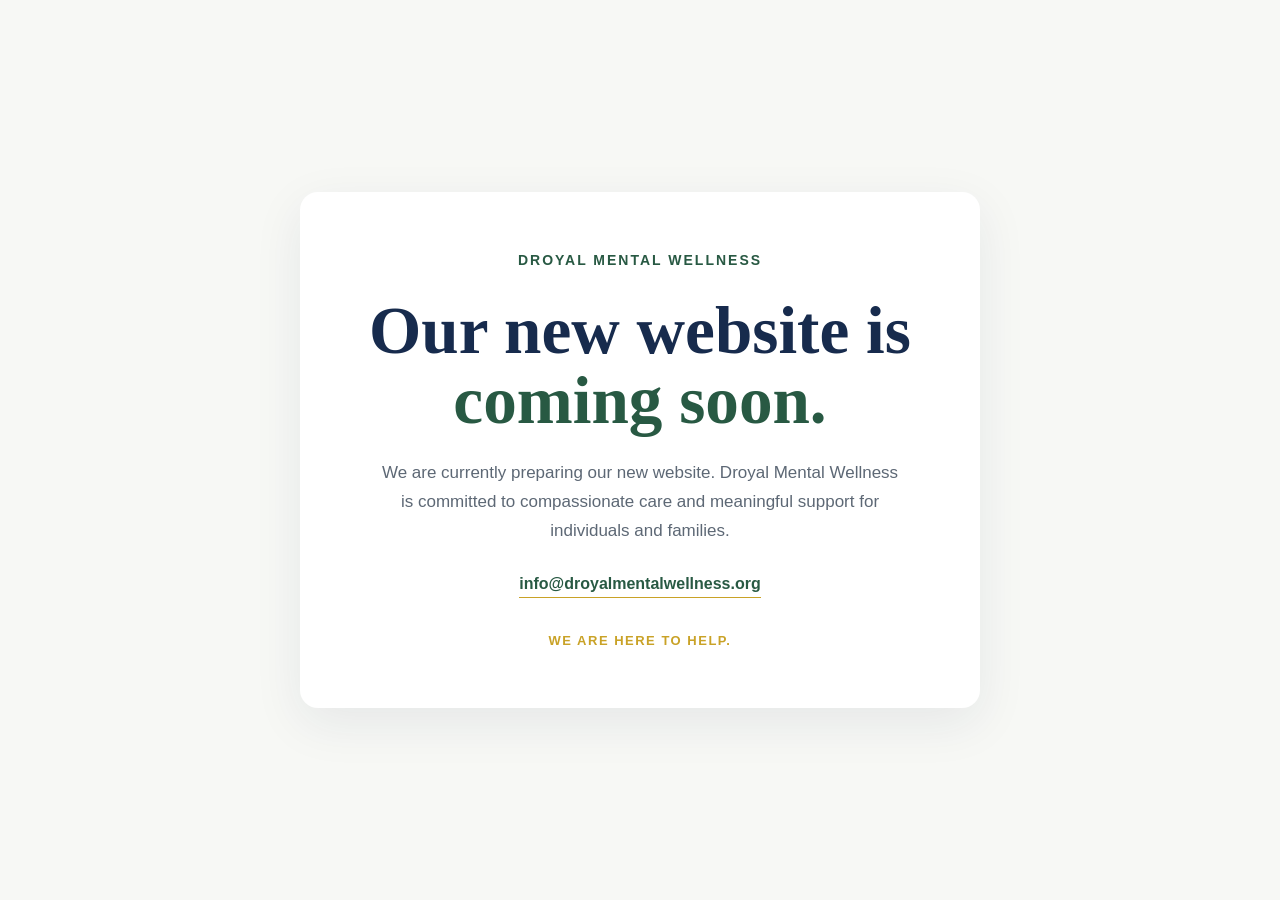
<file: components/index2.html>
<!DOCTYPE html>
<html lang="en">
<head>
  <meta charset="UTF-8">
  <meta name="viewport" content="width=device-width, initial-scale=1.0">

  <title>Droyal Mental Wellness | Coming Soon</title>
  <meta name="description" content="Droyal Mental Wellness is preparing a new website. We are here to help.">

  <style>
    :root {
      --navy: #172b4d;
      --green: #285943;
      --gold: #c9a227;
      --light: #f7f8f5;
      --white: #ffffff;
    }

    * {
      box-sizing: border-box;
      margin: 0;
      padding: 0;
    }

    body {
      min-height: 100vh;
      display: flex;
      align-items: center;
      justify-content: center;
      padding: 30px;
      background: var(--light);
      color: var(--navy);
      font-family: Arial, sans-serif;
      text-align: center;
    }

    .container {
      width: 100%;
      max-width: 680px;
      padding: 60px 30px;
      background: var(--white);
      border-radius: 18px;
      box-shadow: 0 15px 50px rgba(23, 43, 77, 0.08);
    }

    .brand {
      color: var(--green);
      font-size: 14px;
      font-weight: 700;
      letter-spacing: 2px;
      text-transform: uppercase;
      margin-bottom: 28px;
    }

    h1 {
      font-family: Georgia, serif;
      font-size: clamp(2.4rem, 7vw, 4.2rem);
      line-height: 1.05;
      margin-bottom: 22px;
    }

    h1 span {
      color: var(--green);
    }

    p {
      max-width: 520px;
      margin: 0 auto 30px;
      color: #5d6875;
      font-size: 17px;
      line-height: 1.7;
    }

    .contact {
      display: inline-block;
      color: var(--green);
      font-weight: 600;
      text-decoration: none;
      border-bottom: 1px solid var(--gold);
      padding-bottom: 4px;
    }

    .tagline {
      margin-top: 35px;
      color: var(--gold);
      font-size: 13px;
      font-weight: 700;
      letter-spacing: 1.5px;
      text-transform: uppercase;
    }
  </style>
</head>

<body>

  <main class="container">
    <div class="brand">Droyal Mental Wellness</div>

    <h1>
      Our new website is<br>
      <span>coming soon.</span>
    </h1>

    <p>
      We are currently preparing our new website.
      Droyal Mental Wellness is committed to compassionate
      care and meaningful support for individuals and families.
    </p>

    <a class="contact" href="mailto:info@droyalmentalwellness.org">
      info@droyalmentalwellness.org
    </a>

    <div class="tagline">We Are Here To Help.</div>
  </main>

</body>
</html>
</file>
<file: css/global.css>
/* DROYAL MENTAL WELLNESS — GLOBAL DESIGN SYSTEM */
*,
*::before,
*::after {
  box-sizing: border-box;
  margin: 0;
  padding: 0;
}

html {
  -webkit-text-size-adjust: 100%;
  text-size-adjust: 100%;
  scroll-behavior: smooth;
  hanging-punctuation: first last;
}

@media (prefers-reduced-motion: reduce) {
  html {
    scroll-behavior: auto;
  }
}

body {
  min-height: 100vh;
  line-height: 1.6;
  text-rendering: optimizeLegibility;
  -webkit-font-smoothing: antialiased;
  -moz-osx-font-smoothing: grayscale;
}

img,
picture,
video,
canvas,
svg {
  display: block;
  max-width: 100%;
  height: auto;
}

input,
button,
textarea,
select {
  font: inherit;
  color: inherit;
}

button {
  cursor: pointer;
  background: none;
  border: none;
}

a {
  color: inherit;
  text-decoration: none;
}

ul,
ol {
  list-style: none;
}

h1, h2, h3, h4, h5, h6 {
  text-wrap: balance;
}

p, li, figcaption {
  text-wrap: pretty;
  max-width: 70ch;
}

/* 
   2. DESIGN TOKENS
    */
:root {

  /* Primary — Deep Navy */
  --navy-950: #06111f;
  --navy-900: #0a1a2e;
  --navy-800: #0f2744;
  --navy-700: #163a5f;
  --navy-600: #1e4d7b;
  --navy-500: #2a63a0;
  --navy-400: #3d7fc4;
  --navy-300: #6ba0d4;
  --navy-200: #a3c4e8;
  --navy-100: #d6e6f5;
  --navy-50:  #eef5fb;

  /* Secondary — Forest Green */
  --green-950: #0a1f18;
  --green-900: #0f2e24;
  --green-800: #164033;
  --green-700: #1d5543;
  --green-600: #266b54;
  --green-500: #31826a;
  --green-400: #4a9e84;
  --green-300: #73b9a3;
  --green-200: #a8d6c7;
  --green-100: #d4ebe3;
  --green-50:  #eef7f3;

  /* Neutrals — Warm soft grays */
  --neutral-950: #0f1419;
  --neutral-900: #1a2129;
  --neutral-800: #2c3640;
  --neutral-700: #3f4b57;
  --neutral-600: #556270;
  --neutral-500: #6b7885;
  --neutral-400: #8a96a3;
  --neutral-300: #aab4bf;
  --neutral-200: #cdd4db;
  --neutral-100: #e6eaee;
  --neutral-50:  #f4f6f8;
  --white:       #ffffff;
  --black:       #000000;

  /* Status */
  --success-600: #1d7a4a;
  --success-50:  #e8f6ee;
  --warning-600: #b45309;
  --warning-50:  #fef6e7;
  --error-600:   #b42318;
  --error-50:    #fef3f2;
  --info-600:    #1e4d7b;
  --info-50:     #eef5fb;

  /* ----- Semantic Colors ----- */
  --color-primary:            var(--navy-800);
  --color-primary-dark:       var(--navy-900);
  --color-primary-light:      var(--navy-600);
  --color-primary-soft:       var(--navy-50);

  --color-secondary:          var(--green-700);
  --color-secondary-dark:     var(--green-800);
  --color-secondary-light:    var(--green-500);
  --color-secondary-soft:     var(--green-50);

  --color-accent:             var(--green-600);
  --color-accent-hover:       var(--green-700);

  --color-background:         var(--white);
  --color-background-alt:     var(--neutral-50);
  --color-surface:            var(--white);
  --color-surface-elevated:   var(--white);
  --color-surface-muted:      var(--neutral-50);

  --color-text:               var(--neutral-900);
  --color-text-strong:        var(--neutral-950);
  --color-text-muted:         var(--neutral-600);
  --color-text-subtle:        var(--neutral-500);
  --color-text-on-primary:    var(--white);
  --color-text-on-secondary:  var(--white);
  --color-text-on-dark:       var(--white);

  --color-border:             var(--neutral-200);
  --color-border-strong:      var(--neutral-300);
  --color-border-subtle:      var(--neutral-100);

  --color-focus-ring:         var(--navy-500);
  --color-overlay:            rgba(6, 17, 31, 0.55);
  --color-overlay-strong:     rgba(6, 17, 31, 0.72);

  /* ----- Typography ----- */
  --font-display: "Playfair Display", Georgia, "Times New Roman", serif;
  --font-body:    "Source Sans 3", "Source Sans Pro", system-ui, -apple-system, BlinkMacSystemFont, "Segoe UI", Roboto, "Helvetica Neue", Arial, sans-serif;
  --font-mono:    ui-monospace, "SF Mono", "Cascadia Code", Menlo, Consolas, monospace;

  /* Fluid type scale */
  --text-xs:    clamp(0.75rem, 0.7rem + 0.2vw, 0.8125rem);
  --text-sm:    clamp(0.875rem, 0.82rem + 0.25vw, 0.9375rem);
  --text-base:  clamp(1rem, 0.95rem + 0.25vw, 1.0625rem);
  --text-lg:    clamp(1.125rem, 1.05rem + 0.35vw, 1.25rem);
  --text-xl:    clamp(1.25rem, 1.15rem + 0.5vw, 1.5rem);
  --text-2xl:   clamp(1.5rem, 1.3rem + 0.8vw, 1.875rem);
  --text-3xl:   clamp(1.875rem, 1.55rem + 1.2vw, 2.5rem);
  --text-4xl:   clamp(2.25rem, 1.8rem + 1.8vw, 3.25rem);
  --text-5xl:   clamp(2.75rem, 2.1rem + 2.5vw, 4rem);
  --text-6xl:   clamp(3.25rem, 2.4rem + 3.2vw, 5rem);

  --leading-none:    1;
  --leading-tight:   1.2;
  --leading-snug:    1.35;
  --leading-normal:  1.5;
  --leading-relaxed: 1.65;
  --leading-loose:   1.8;

  --tracking-tighter: -0.03em;
  --tracking-tight:   -0.015em;
  --tracking-normal:  0;
  --tracking-wide:    0.025em;
  --tracking-wider:   0.05em;

  --weight-light:     300;
  --weight-regular:   400;
  --weight-medium:    500;
  --weight-semibold:  600;
  --weight-bold:      700;

  /* ----- Spacing (4px base) ----- */
  --space-0:  0;
  --space-1:  0.25rem;
  --space-2:  0.5rem;
  --space-3:  0.75rem;
  --space-4:  1rem;
  --space-5:  1.25rem;
  --space-6:  1.5rem;
  --space-8:  2rem;
  --space-10: 2.5rem;
  --space-12: 3rem;
  --space-16: 4rem;
  --space-20: 5rem;
  --space-24: 6rem;
  --space-32: 8rem;
  --space-40: 10rem;

  --section-space-sm:  clamp(3rem, 5vw, 4.5rem);
  --section-space-md:  clamp(4.5rem, 7vw, 7rem);
  --section-space-lg:  clamp(6rem, 10vw, 9rem);

  /* ----- Layout ----- */
  --container-max:     72rem;
  --container-wide:    80rem;
  --container-narrow:  42rem;
  --container-padding: clamp(1.25rem, 4vw, 2rem);

  /* ----- Radius (restrained) ----- */
  --radius-none: 0;
  --radius-sm:   0.25rem;
  --radius-md:   0.5rem;
  --radius-lg:   0.75rem;
  --radius-xl:   1rem;
  --radius-2xl:  1.25rem;
  --radius-full: 9999px;

  /* ----- Shadows ----- */
  --shadow-xs:  0 1px 2px rgba(15, 20, 25, 0.04);
  --shadow-sm:  0 1px 3px rgba(15, 20, 25, 0.06), 0 1px 2px rgba(15, 20, 25, 0.04);
  --shadow-md:  0 4px 6px -1px rgba(15, 20, 25, 0.07), 0 2px 4px -2px rgba(15, 20, 25, 0.05);
  --shadow-lg:  0 10px 15px -3px rgba(15, 20, 25, 0.08), 0 4px 6px -4px rgba(15, 20, 25, 0.04);
  --shadow-xl:  0 20px 25px -5px rgba(15, 20, 25, 0.08), 0 8px 10px -6px rgba(15, 20, 25, 0.04);
  --shadow-focus: 0 0 0 3px rgba(42, 99, 160, 0.35);

  /* ----- Transitions ----- */
  --ease-out:     cubic-bezier(0.16, 1, 0.3, 1);
  --ease-in-out:  cubic-bezier(0.4, 0, 0.2, 1);

  --duration-fast:   150ms;
  --duration-normal: 250ms;
  --duration-slow:   400ms;

  --transition-fast:   var(--duration-fast) var(--ease-out);
  --transition-normal: var(--duration-normal) var(--ease-out);
  --transition-slow:   var(--duration-slow) var(--ease-out);

  /* ----- Z-Index ----- */
  --z-base:     0;
  --z-dropdown: 100;
  --z-sticky:   200;
  --z-overlay:  300;
  --z-modal:    400;
  --z-toast:    500;
  --z-max:      9999;
}

/* BASE STYLES */
body {
  font-family: var(--font-body);
  font-size: var(--text-base);
  font-weight: var(--weight-regular);
  line-height: var(--leading-relaxed);
  color: var(--color-text);
  background-color: var(--color-background);
}

h1, h2, h3, .display {
  font-family: var(--font-display);
  font-weight: var(--weight-semibold);
  line-height: var(--leading-tight);
  color: var(--color-text-strong);
  letter-spacing: var(--tracking-tight);
}

h1, .text-5xl { font-size: var(--text-5xl); }
h2, .text-4xl { font-size: var(--text-4xl); }
h3, .text-3xl { font-size: var(--text-3xl); }

h4, .text-2xl {
  font-family: var(--font-body);
  font-size: var(--text-2xl);
  font-weight: var(--weight-semibold);
  letter-spacing: var(--tracking-normal);
}

h5, .text-xl {
  font-family: var(--font-body);
  font-size: var(--text-xl);
  font-weight: var(--weight-semibold);
}

h6, .text-lg {
  font-family: var(--font-body);
  font-size: var(--text-lg);
  font-weight: var(--weight-semibold);
}

p {
  margin-bottom: var(--space-4);
}

p:last-child {
  margin-bottom: 0;
}

strong, b {
  font-weight: var(--weight-semibold);
}

/* Default links */
a:not([class]) {
  color: var(--color-primary);
  text-decoration-line: underline;
  text-decoration-thickness: 1px;
  text-underline-offset: 0.18em;
  text-decoration-color: color-mix(in srgb, var(--color-primary) 40%, transparent);
  transition: text-decoration-color var(--transition-fast), color var(--transition-fast);
}

a:not([class]):hover {
  color: var(--color-primary-dark);
  text-decoration-color: var(--color-primary);
}

a:not([class]):focus-visible {
  outline: 2px solid var(--color-focus-ring);
  outline-offset: 3px;
  border-radius: var(--radius-sm);
}

/* ACCESSIBILITY */
:focus-visible {
  outline: 2px solid var(--color-focus-ring);
  outline-offset: 3px;
}

:focus:not(:focus-visible) {
  outline: none;
}

.sr-only {
  position: absolute;
  width: 1px;
  height: 1px;
  padding: 0;
  margin: -1px;
  overflow: hidden;
  clip: rect(0, 0, 0, 0);
  white-space: nowrap;
  border: 0;
}

.sr-only-focusable:focus,
.sr-only-focusable:active {
  position: static;
  width: auto;
  height: auto;
  margin: 0;
  overflow: visible;
  clip: auto;
  white-space: normal;
}

@media (prefers-reduced-motion: reduce) {
  *,
  *::before,
  *::after {
    animation-duration: 0.01ms !important;
    animation-iteration-count: 1 !important;
    transition-duration: 0.01ms !important;
    scroll-behavior: auto !important;
  }
}

.skip-link {
  position: absolute;
  top: var(--space-4);
  left: var(--space-4);
  z-index: var(--z-max);
  padding: var(--space-3) var(--space-5);
  background: var(--color-primary);
  color: var(--color-text-on-primary);
  font-weight: var(--weight-semibold);
  border-radius: var(--radius-md);
  transform: translateY(-150%);
  transition: transform var(--transition-normal);
}

.skip-link:focus {
  transform: translateY(0);
  outline: 2px solid var(--color-focus-ring);
  outline-offset: 3px;
}

/* LAYOUT PRIMITIVES */
.container {
  width: 100%;
  max-width: var(--container-max);
  margin-inline: auto;
  padding-inline: var(--container-padding);
}

.container--wide {
  max-width: var(--container-wide);
}

.container--narrow {
  max-width: var(--container-narrow);
}

.section {
  padding-block: var(--section-space-md);
}

.section--sm {
  padding-block: var(--section-space-sm);
}

.section--lg {
  padding-block: var(--section-space-lg);
}

.section--alt {
  background-color: var(--color-background-alt);
}

/* 
   6. BUTTON SYSTEM
    */
.btn {
  display: inline-flex;
  align-items: center;
  justify-content: center;
  gap: var(--space-2);
  min-height: 2.875rem;
  padding: 0.75rem 1.5rem;
  font-family: var(--font-body);
  font-size: var(--text-base);
  font-weight: var(--weight-semibold);
  line-height: 1;
  text-align: center;
  text-decoration: none;
  border: 1.5px solid transparent;
  border-radius: var(--radius-lg);
  cursor: pointer;
  white-space: nowrap;
  transition:
    background-color var(--transition-fast),
    border-color var(--transition-fast),
    color var(--transition-fast),
    box-shadow var(--transition-fast),
    transform var(--transition-fast);
}

.btn:focus-visible {
  outline: 2px solid var(--color-focus-ring);
  outline-offset: 3px;
}

.btn:active {
  transform: translateY(1px);
}

.btn--primary {
  background-color: var(--color-primary);
  color: var(--color-text-on-primary);
  border-color: var(--color-primary);
  box-shadow: 0 1px 2px rgba(6, 17, 31, 0.12);
}

.btn--primary:hover {
  background-color: var(--color-primary-dark);
  border-color: var(--color-primary-dark);
  box-shadow: var(--shadow-md);
  transform: translateY(-1px);
}

.btn--primary:active {
  transform: translateY(0);
  box-shadow: 0 1px 2px rgba(6, 17, 31, 0.1);
}

.btn--secondary {
  background-color: var(--color-secondary);
  color: var(--color-text-on-secondary);
  border-color: var(--color-secondary);
  box-shadow: 0 1px 2px rgba(22, 64, 51, 0.12);
}

.btn--secondary:hover {
  background-color: var(--color-secondary-dark);
  border-color: var(--color-secondary-dark);
  box-shadow: var(--shadow-md);
  transform: translateY(-1px);
}

.btn--secondary:active {
  transform: translateY(0);
  box-shadow: 0 1px 2px rgba(22, 64, 51, 0.1);
}

.btn--outline {
  background-color: transparent;
  color: var(--color-primary);
  border-color: var(--color-primary);
}

.btn--outline:hover {
  background-color: var(--color-primary);
  color: var(--color-text-on-primary);
  border-color: var(--color-primary);
  box-shadow: var(--shadow-sm);
  transform: translateY(-1px);
}

.btn--outline:active {
  transform: translateY(0);
}
.btn--ghost {
  background-color: transparent;
  color: var(--color-primary);
  border-color: transparent;
  padding-inline: 0.85rem;
}

.btn--ghost:hover {
  background-color: var(--color-primary-soft);
  color: var(--color-primary-dark);
}

.btn--soft {
  background-color: rgba(255, 255, 255, 0.1);
  color: #ffffff;
  border-color: rgba(255, 255, 255, 0.22);
  backdrop-filter: blur(6px);
  -webkit-backdrop-filter: blur(6px);
}

.btn--soft:hover {
  background-color: rgba(255, 255, 255, 0.18);
  border-color: rgba(255, 255, 255, 0.4);
  box-shadow: 0 4px 14px rgba(0, 0, 0, 0.15);
  transform: translateY(-1px);
}

.btn--soft:active {
  transform: translateY(0);
}

/* Sizes */
.btn--sm {
  min-height: 2.375rem;
  padding: 0.5rem 1.15rem;
  font-size: var(--text-sm);
  border-radius: var(--radius-md);
}

.btn--lg {
  min-height: 3.25rem;
  padding: 0.9rem 2.1rem;
  font-size: var(--text-lg);
  border-radius: var(--radius-lg);
}

.btn--full {
  width: 100%;
}

/* 
   7. FORM BASE
    */
.form-group {
  margin-bottom: var(--space-5);
}

.form-label {
  display: block;
  margin-bottom: var(--space-2);
  font-size: var(--text-sm);
  font-weight: var(--weight-medium);
  color: var(--color-text-strong);
}

.form-label .required {
  color: var(--error-600);
  margin-left: var(--space-1);
}

.form-input,
.form-select,
.form-textarea {
  display: block;
  width: 100%;
  min-height: 2.875rem;
  padding: 0.625rem 0.875rem;
  font-size: var(--text-base);
  line-height: var(--leading-normal);
  color: var(--color-text);
  background-color: var(--color-surface);
  border: 1.5px solid var(--color-border);
  border-radius: var(--radius-md);
  transition: border-color var(--transition-fast), box-shadow var(--transition-fast);
}

.form-input:hover,
.form-select:hover,
.form-textarea:hover {
  border-color: var(--color-border-strong);
}

.form-input:focus,
.form-select:focus,
.form-textarea:focus {
  outline: none;
  border-color: var(--color-primary);
  box-shadow: var(--shadow-focus);
}

.form-textarea {
  min-height: 7.5rem;
  resize: vertical;
}

.form-hint {
  margin-top: var(--space-2);
  font-size: var(--text-sm);
  color: var(--color-text-muted);
}

.form-error {
  margin-top: var(--space-2);
  font-size: var(--text-sm);
  color: var(--error-600);
  font-weight: var(--weight-medium);
}

.form-input[aria-invalid="true"],
.form-select[aria-invalid="true"],
.form-textarea[aria-invalid="true"] {
  border-color: var(--error-600);
}

.form-input[aria-invalid="true"]:focus,
.form-select[aria-invalid="true"]:focus,
.form-textarea[aria-invalid="true"]:focus {
  box-shadow: 0 0 0 3px rgba(180, 35, 24, 0.25);
}

/* 
   8. UTILITY CLASSES
    */
.text-center  { text-align: center; }
.text-left    { text-align: left; }
.text-right   { text-align: right; }

.text-muted   { color: var(--color-text-muted); }
.text-subtle  { color: var(--color-text-subtle); }
.text-strong  { color: var(--color-text-strong); }

.font-display { font-family: var(--font-display); }
.font-body    { font-family: var(--font-body); }

.weight-medium   { font-weight: var(--weight-medium); }
.weight-semibold { font-weight: var(--weight-semibold); }
.weight-bold     { font-weight: var(--weight-bold); }

.mt-0  { margin-top: 0; }
.mb-0  { margin-bottom: 0; }
.mb-4  { margin-bottom: var(--space-4); }
.mb-6  { margin-bottom: var(--space-6); }
.mb-8  { margin-bottom: var(--space-8); }

.flow > * + * {
  margin-top: var(--space-4);
}

.flow-lg > * + * {
  margin-top: var(--space-6);
}

.visually-hidden {
  position: absolute !important;
  width: 1px !important;
  height: 1px !important;
  padding: 0 !important;
  margin: -1px !important;
  overflow: hidden !important;
  clip: rect(0, 0, 0, 0) !important;
  white-space: nowrap !important;
  border: 0 !important;
}

/* 9. PRINT */
@media print {
  body {
    background: white;
    color: black;
  }

  .btn,
  .skip-link {
    display: none !important;
  }
}

/* MAIN HEADER */

.site-header {
  position: fixed;
  top: 1rem;
  left: 50%;
  width: calc(100% - 2rem);
  max-width: 1280px;
  transform: translateX(-50%);
  z-index: var(--z-sticky, 1000);
  border-radius: 9999px;
  background: rgba(15, 39, 68, 0);
  transition:
    background-color 0.35s ease,
    backdrop-filter 0.35s ease,
    -webkit-backdrop-filter 0.35s ease,
    box-shadow 0.35s ease,
    border-color 0.35s ease;
}

.site-header.is-scrolled {
  background: rgba(15, 39, 68, 0.72);
  backdrop-filter: blur(18px) saturate(140%);
  -webkit-backdrop-filter: blur(18px) saturate(140%);
  /* border: 1px solid rgba(255, 255, 255, 0.14); */
  box-shadow:
    0 12px 35px rgba(6, 17, 31, 0.28),
  inset 0 1px 0 rgba(255, 255, 255, 0.08);
}

.header-inner {
  position: relative;
  display: flex;
  align-items: center;
  justify-content: space-between;
  gap: 1.25rem;
  min-height: 4.75rem;
  padding-inline: 1rem;
}

.header-logo {
  position: relative;
  display: flex;
  align-items: center;
  flex-shrink: 0;
  z-index: 20;
  text-decoration: none;
  transition:
    transform 0.25s var(--ease-out, ease),
    filter 0.25s ease;
}

.header-logo img {
  display: block;
  height: 58px;
  width: auto;
  max-width: none;
  object-fit: contain;
  filter: brightness(0) invert(1);
  transition:
    transform 0.25s var(--ease-out, ease),
    filter 0.25s ease;
}

.header-logo:hover,
.header-logo:focus-visible {
  transform: scale(1.045);
}

.header-logo:hover img,
.header-logo:focus-visible img {
  filter: brightness(1.04);
}

.header-nav {
  display: none;

  flex: 1;

  justify-content: center;

  min-width: 0;
}

.nav-list {
  display: flex;

  align-items: center;
  justify-content: center;

  gap: 0.15rem;

  margin: 0;
  padding: 0;

  list-style: none;
}

.nav-list > li {
  position: relative;
}

.nav-link {
  position: relative;

  display: inline-flex;
  align-items: center;
  justify-content: center;

  gap: 0.35rem;

  padding: 0.6rem 0.9rem;

  font-size: var(--text-sm, 0.875rem);
  font-weight: var(--weight-medium, 500);

  line-height: 1.2;

  color: #ffffff;

  background: transparent;

  border: none;
  border-radius: var(--radius-md, 0.5rem);

  text-decoration: none;

  white-space: nowrap;

  cursor: pointer;

  transition:
    color 0.2s ease,
    background-color 0.2s ease,
    transform 0.2s ease;
}

.nav-link:hover {
  color: #ffffff;
  background: rgba(255, 255, 255, 0.12);
  transform: translateY(-1px);
}

.nav-link:focus-visible {
  outline: 2px solid rgba(255, 255, 255, 0.9);
  outline-offset: 3px;
  color: #ffffff;
  background: rgba(255, 255, 255, 0.12);
}

.nav-link.is-active {
  color: #ffffff;

  font-weight: var(--weight-semibold, 600);
}

.nav-link.is-active::after {
  content: "";
  position: absolute;
  bottom: 0.18rem;
  left: 50%;
  width: 1.15rem;
  height: 2px;
  transform: translateX(-50%);
  background: #ffffff;
  border-radius: 999px;
}

.nav-item.has-dropdown {
  position: relative;
}

.nav-item.has-dropdown::after {
  content: "";

  position: absolute;

  top: 100%;
  left: 50%;

  width: 290px;
  height: 0.75rem;

  transform: translateX(-50%);

  background: transparent;

  pointer-events: auto;
}

.nav-chevron {
  flex-shrink: 0;

  font-size: 0.65rem;

  transition:
    transform 0.25s ease;
}

.nav-dropdown {
  position: absolute;
  top: calc(100% + 0.5rem);
  left: 50%;
  width: max-content;
  min-width: 280px;
  max-width: 340px;
  padding: 0.5rem;
  transform: translateX(-50%) translateY(8px);
  background: #ffffff;
  border-radius: var(--radius-lg, 1rem);
  box-shadow:
    0 18px 50px rgba(6, 17, 31, 0.18);
  list-style: none;
  opacity: 0;
  visibility: hidden;
  pointer-events: none;
  z-index: 100;
  transition:
    opacity 0.2s ease,
    transform 0.2s var(--ease-out, ease),
    visibility 0.2s ease;
}

.nav-item.has-dropdown:hover .nav-dropdown,
.nav-item.has-dropdown:focus-within .nav-dropdown {
  opacity: 1;

  visibility: visible;

  transform: translateX(-50%) translateY(0);

  pointer-events: auto;
}

.nav-item.has-dropdown:hover .nav-chevron,
.nav-item.has-dropdown:focus-within .nav-chevron {
  transform: rotate(180deg);
}

.nav-dropdown-link {
  display: flex;
  align-items: center;
  width: 100%;
  padding: 0.75rem 1rem;
  font-size: var(--text-sm, 0.875rem);
  font-weight: var(--weight-medium, 500);
  line-height: 1.4;
  color: var(--color-text, #1f2937);
  text-decoration: none;
  border-radius: var(--radius-md, 0.5rem);
  transition:
    background-color 0.2s ease,
    color 0.2s ease,
    transform 0.2s ease;
}


.nav-dropdown-link:hover,
.nav-dropdown-link:focus-visible {
  color: var(--color-primary, #0f2744);

  background: var(--color-primary-soft, rgba(15, 39, 68, 0.08));

  transform: translateX(3px);
}

.nav-dropdown-link:focus-visible {
  outline: 2px solid var(--color-primary, #0f2744);

  outline-offset: -2px;
}

.header-actions {
  display: none;

  align-items: center;

  gap: 0.65rem;

  flex-shrink: 0;

  z-index: 20;
}

.header-actions .btn {
  position: relative;
  transition:
    transform 0.25s var(--ease-out, ease),
    box-shadow 0.25s ease,
    background-color 0.2s ease,
    border-color 0.2s ease,
    color 0.2s ease;
}

.header-actions .btn:hover {
  transform: translateY(-2px) scale(1.035);

  box-shadow:
    0 8px 22px rgba(6, 17, 31, 0.18);
}

.header-actions .btn:focus-visible {
  transform: translateY(-1px);

  outline: 2px solid #ffffff;

  outline-offset: 3px;
}

.header-cta-secondary {
  background: transparent;

  color: #ffffff;

  border-color: rgba(255, 255, 255, 0.65);
}

.header-cta-secondary:hover {
  background: rgba(255, 255, 255, 0.12);

  border-color: #ffffff;

  color: #ffffff;
}

.header-cta-primary {
  box-shadow:
    0 5px 18px rgba(6, 17, 31, 0.16);
}

.site-header.is-scrolled .header-cta-secondary {
  color: #ffffff;
  border-color: rgba(255, 255, 255, 0.55);
}

.site-header.is-scrolled .header-cta-secondary:hover {
  color: #ffffff;
  background: rgba(255, 255, 255, 0.14);
  border-color: #ffffff;
}

.header-mobile-actions {
  display: flex;

  align-items: center;

  gap: 0.6rem;

  flex-shrink: 0;

  z-index: 30;
}

.mobile-cta {
  padding-inline: 0.95rem;

  font-size: 0.875rem;

  transition:
    transform 0.25s var(--ease-out, ease),
    box-shadow 0.25s ease;
}

.mobile-cta:hover {
  transform: translateY(-2px) scale(1.035);

  box-shadow:
    0 7px 18px rgba(6, 17, 31, 0.2);
}

.hamburger {
  position: relative;
  display: flex;
  align-items: center;
  justify-content: center;
  width: 2.75rem;
  height: 2.75rem;
  padding: 0;
  color: #ffffff;
  background: rgba(255, 255, 255, 0.15);
  border: 1px solid rgba(255, 255, 255, 0.12);
  border-radius: var(--radius-full, 9999px);
  font-size: 1.15rem;
  cursor: pointer;
  z-index: 30;
  transition:
    background-color 0.2s ease,
    transform 0.25s var(--ease-out, ease),
    box-shadow 0.25s ease;
}

.hamburger:hover {
  background: rgba(255, 255, 255, 0.25);

  transform: scale(1.06);
}

.hamburger:focus-visible {
  outline: 2px solid #ffffff;

  outline-offset: 3px;
}

.hamburger.is-open {
  background: rgba(15, 39, 68, 0.9);
}

.hamburger.is-open:hover {
  transform: scale(1.06);
}

.hamburger-icon-open,
.hamburger-icon-close {
  transition:
    opacity 0.2s ease,
    transform 0.2s ease;
}

.hamburger-icon-close {
  display: none;
}

.hamburger.is-open .hamburger-icon-open {
  display: none;
}

.hamburger.is-open .hamburger-icon-close {
  display: block;
}

.mobile-menu {
  position: fixed;
  inset: 0;
  z-index: calc(var(--z-sticky, 1000) - 1);
  padding: 0;
  background: rgba(6, 17, 31, 0.58);
  backdrop-filter: blur(10px);
  -webkit-backdrop-filter: blur(10px);
  opacity: 0;
  visibility: hidden;
  pointer-events: none;
  transition:
    opacity 0.35s var(--ease-out, ease),
    visibility 0.35s ease;
}

.mobile-menu.is-open {
  opacity: 1;

  visibility: visible;

  pointer-events: auto;
}

.mobile-nav {
  position: absolute;
  top: 6rem;
  left: 1rem;
  right: 1rem;
  max-height: calc(100vh - 7rem);
  overflow-y: auto;
  padding: 1.5rem 1.25rem 1.75rem;
  background: #ffffff;
  border-radius: 1.5rem;
  box-shadow:
    0 25px 70px rgba(6, 17, 31, 0.25);
  transform: translateY(-18px);
  opacity: 0;
  transition:
    transform 0.4s var(--ease-out, ease),
    opacity 0.4s var(--ease-out, ease);

  -webkit-overflow-scrolling: touch;
}

.mobile-menu.is-open .mobile-nav {
  transform: translateY(0);

  opacity: 1;
}

.mobile-nav-list {
  display: flex;

  flex-direction: column;

  gap: 0.15rem;

  margin: 0 0 1.5rem;
  padding: 0;

  list-style: none;
}

.mobile-nav-list > li {
  opacity: 0;

  transform: translateY(12px);

  transition:
    opacity 0.4s var(--ease-out, ease),
    transform 0.4s var(--ease-out, ease);

  transition-delay:
    calc(var(--i) * 0.055s);
}

.mobile-menu.is-open .mobile-nav-list > li {
  opacity: 1;

  transform: translateY(0);
}

.mobile-nav-link {
  display: flex;
  align-items: center;
  justify-content: space-between;
  width: 100%;
  padding: 0.9rem 1rem;
  font-size: 1.05rem;
  font-weight: var(--weight-medium, 500);
  line-height: 1.35;
  color: var(--color-text, #1f2937);
  background: transparent;
  border: none;
  border-radius: var(--radius-md, 0.5rem);
  text-decoration: none;
  cursor: pointer;
  text-align: left;
  transition:
    background-color 0.2s ease,
    color 0.2s ease,
    transform 0.2s ease;
}


.mobile-nav-link:hover,
.mobile-nav-link:focus-visible,
.mobile-nav-link.is-active {
  color: var(--color-primary, #0f2744);

  background: var(--color-primary-soft, rgba(15, 39, 68, 0.08));

  transform: translateX(2px);
}


.mobile-nav-link:focus-visible {
  outline: 2px solid var(--color-primary, #0f2744);

  outline-offset: -2px;
}

.mobile-has-dropdown {
  position: relative;
}


.mobile-dropdown-toggle {
  appearance: none;
  -webkit-appearance: none;
}


.mobile-dropdown-toggle i {
  flex-shrink: 0;

  font-size: 0.7rem;

  transition:
    transform 0.25s ease;
}


.mobile-has-dropdown.is-open
.mobile-dropdown-toggle i {
  transform: rotate(180deg);
}

.mobile-dropdown {
  max-height: 0;

  overflow: hidden;

  margin: 0;
  padding: 0 0 0 0.75rem;

  list-style: none;

  transition:
    max-height 0.35s var(--ease-out, ease);
}


.mobile-has-dropdown.is-open .mobile-dropdown {
  max-height: 240px;
}


.mobile-dropdown-link {
  display: block;

  padding: 0.65rem 1rem;

  font-size: 0.93rem;

  line-height: 1.4;

  color: var(--color-text-muted, #6b7280);

  text-decoration: none;

  border-radius: var(--radius-md, 0.5rem);

  transition:
    color 0.2s ease,
    background-color 0.2s ease,
    transform 0.2s ease;
}


.mobile-dropdown-link:hover,
.mobile-dropdown-link:focus-visible {
  color: var(--color-primary, #0f2744);

  background: var(--color-primary-soft, rgba(15, 39, 68, 0.08));

  transform: translateX(2px);
}


.mobile-dropdown-link:focus-visible {
  outline: 2px solid var(--color-primary, #0f2744);

  outline-offset: -2px;
}

.mobile-nav-ctas {
  display: flex;

  flex-direction: column;

  gap: 0.75rem;

  padding-top: 0.25rem;
}


.mobile-nav-ctas .btn {
  transition:
    transform 0.25s var(--ease-out, ease),
    box-shadow 0.25s ease;
}


.mobile-nav-ctas .btn:hover {
  transform: translateY(-2px);

  box-shadow:
    0 8px 20px rgba(6, 17, 31, 0.15);
}


/* 
   DESKTOP BREAKPOINT
 */

@media (min-width: 992px) {

  .site-header {
    top: 1.25rem;

    width: calc(100% - 3rem);
  }
  .header-inner {
    min-height: 4.75rem;

    padding-inline: 1.5rem;
  }
  .header-logo img {
    height: 58px;
  }
  .header-nav {
    display: flex;
  }
  .header-actions {
    display: flex;
  }
  .header-mobile-actions {
    display: none;
  }
  .mobile-menu {
    display: none !important;
  }

}


/* 
   LARGE DESKTOP
 */

@media (min-width: 1280px) {

  .header-logo img {
    height: 62px;
  }


  .nav-list {
    gap: 0.3rem;
  }


  .nav-link {
    padding-inline: 1rem;
  }


  .header-inner {
    gap: 1.5rem;
  }

}


/* 
   SMALL MOBILE
 */

@media (max-width: 480px) {

  .site-header {
    top: 0.65rem;

    width: calc(100% - 1rem);
  }


  .header-inner {
    min-height: 4.4rem;

    padding-inline: 0.75rem;

    gap: 0.5rem;
  }


  .header-logo img {
    height: 58px;
  }


  .mobile-cta {
    padding-inline: 0.8rem;

    font-size: 0.8rem;
  }


  .hamburger {
    width: 2.6rem;
    height: 2.6rem;
  }


  .mobile-nav {
    top: 5.35rem;

    left: 0.65rem;
    right: 0.65rem;

    padding: 1.25rem 1rem 1.5rem;

    border-radius: 1.25rem;
  }

}

@media (prefers-reduced-motion: reduce) {

  .site-header,
  .header-logo,
  .header-logo img,
  .nav-link,
  .nav-dropdown,
  .nav-dropdown-link,
  .header-actions .btn,
  .mobile-cta,
  .hamburger,
  .mobile-menu,
  .mobile-nav,
  .mobile-nav-list > li,
  .mobile-nav-link,
  .mobile-dropdown,
  .mobile-dropdown-link,
  .mobile-nav-ctas .btn {
    transition: none !important;
  }

}

/* FOOTER */

.site-footer {
  background: var(--navy-950);
  color: var(--neutral-200);
  overflow: hidden;
}

.footer-wordmark {
  position: relative;
  padding: clamp(3.5rem, 8vw, 6rem) 0;
  border-bottom: 1px solid rgba(255, 255, 255, 0.06);
  overflow: hidden;
  isolation: isolate;
}

.footer-marquee {
  position: relative;
  width: 100%;
  overflow: hidden;
  contain: layout paint;
  -webkit-mask-image: linear-gradient(
    to right,
    transparent 0%,
    black 7%,
    black 93%,
    transparent 100%
  );

  mask-image: linear-gradient(
    to right,
    transparent 0%,
    black 7%,
    black 93%,
    transparent 100%
  );
}

.footer-marquee-track {
  display: flex;
  align-items: center;
  width: max-content;
  gap: clamp(2rem, 5vw, 4rem);
  animation: footer-marquee 38s linear infinite;
  transform: translate3d(0, 0, 0);
  will-change: transform;
  backface-visibility: hidden;
  -webkit-backface-visibility: hidden;
}

.footer-marquee-text {
  flex: 0 0 auto;

  font-family: var(--font-display);
  font-size: clamp(2.8rem, 7vw, 5.8rem);
  font-weight: 600;
  line-height: 1;
  letter-spacing: 0.06em;

  color: rgba(255, 255, 255, 0.13);

  white-space: nowrap;
  user-select: none;
  -webkit-user-select: none;

  transform: translateZ(0);
}

@media (hover: hover) and (pointer: fine) {
  .footer-wordmark:hover .footer-marquee-track {
    animation-play-state: paused;
  }
}

@keyframes footer-marquee {
  from {
    transform: translate3d(0, 0, 0);
  }

  to {
    transform: translate3d(-50%, 0, 0);
  }
}

.footer-main {
  padding-block: clamp(3.5rem, 6vw, 5rem) 0;
}

.footer-grid {
  display: grid;
  grid-template-columns: 1fr;
  gap: 2.75rem;
}

.footer-logo {
  display: inline-block;
  margin-bottom: 1.25rem;
}

.footer-logo img {
  height: 78px;
  width: auto;
  filter: brightness(0) invert(1);
  opacity: 0.95;
}

.footer-tagline {
  font-size: var(--text-base);
  color: var(--neutral-300);
  margin-bottom: 1.25rem;
  max-width: 28ch;
  line-height: 1.5;
}

.footer-address {
  font-size: var(--text-sm);
  color: var(--neutral-400);
  line-height: 1.6;
}

.footer-heading {
  font-family: var(--font-body);
  font-size: var(--text-sm);
  font-weight: var(--weight-semibold);
  letter-spacing: 0.06em;
  text-transform: uppercase;
  color: var(--white);
  margin-bottom: 1.25rem;
}

.footer-links {
  display: flex;
  flex-direction: column;
  gap: 0.65rem;
}

.footer-links a {
  font-size: var(--text-sm);
  color: var(--neutral-300);
  transition: color var(--transition-fast);
}

.footer-links a:hover {
  color: var(--white);
}

.footer-contact-list {
  display: flex;
  flex-direction: column;
  gap: 0.85rem;
}

.footer-contact-list a {
  display: flex;
  align-items: center;
  gap: 0.75rem;
  font-size: var(--text-sm);
  color: var(--neutral-300);
  transition: color var(--transition-fast);
}

.footer-contact-list a:hover {
  color: var(--white);
}

.footer-contact-list i {
  width: 1rem;
  color: var(--green-400);
  font-size: 0.9rem;
}

.footer-bottom {
  margin-top: 3.5rem;
  padding-block: 1.75rem;

  border-top: 1px solid rgba(255, 255, 255, 0.08);

  display: flex;
  flex-direction: column;
  gap: 1rem;

  align-items: center;
  text-align: center;
}

.footer-copyright {
  font-size: var(--text-sm);
  color: var(--neutral-400);
  margin: 0;
}

.footer-legal {
  display: flex;
  gap: 1.75rem;
}

.footer-legal a {
  font-size: var(--text-sm);
  color: var(--neutral-400);
  transition: color var(--transition-fast);
}

.footer-legal a:hover {
  color: var(--white);
}

@media (max-width: 899px) {

  .footer-marquee-track {
    gap: 3rem;
    animation-duration: 34s;
  }

  .footer-marquee-text {
    font-size: clamp(3rem, 9vw, 5rem);
    letter-spacing: 0.04em;
  }
}

@media (min-width: 640px) {

  .footer-grid {
    grid-template-columns: 1fr 1fr;
    gap: 2.5rem 2rem;
  }
}

@media (max-width: 640px) {

  .footer-wordmark {
    padding: 3.5rem 0;
  }

  .footer-marquee {
    -webkit-mask-image: linear-gradient(
      to right,
      transparent 0%,
      black 5%,
      black 95%,
      transparent 100%
    );

    mask-image: linear-gradient(
      to right,
      transparent 0%,
      black 5%,
      black 95%,
      transparent 100%
    );
  }

  .footer-marquee-track {
    gap: 2.5rem;
    animation-duration: 30s;
  }

  .footer-marquee-text {
    font-size: 52px;
    line-height: 1;
    letter-spacing: 0.02em;
  }
}

@media (max-width: 380px) {

  .footer-marquee-track {
    gap: 2rem;
    animation-duration: 28s;
  }

  .footer-marquee-text {
    font-size: 44px;
  }
}

@media (min-width: 900px) {

  .footer-grid {
    grid-template-columns: 1.4fr 1fr 1fr 1.2fr;
    gap: 3rem;
  }

  .footer-bottom {
    flex-direction: row;
    justify-content: space-between;
    text-align: left;
  }
}

@media (min-width: 1100px) {

  .footer-marquee-track {
    gap: 4rem;
    animation-duration: 38s;
  }

  .footer-marquee-text {
    font-size: 108px;
  }
}


/* PRIVACY / TERMS NOTICE BANNER */

.policy-banner {
  position: fixed;
  bottom: 0;
  left: 0;
  right: 0;
  z-index: var(--z-toast);
  padding: var(--space-5) var(--container-padding);
  background: linear-gradient(
    135deg,
    var(--navy-900) 0%,
    var(--navy-800) 60%,
    #14352c 100%
  );
  color: var(--color-text-on-dark);
  box-shadow: 0 -6px 24px rgba(6, 17, 31, 0.22);
  border-top: 1px solid rgba(255, 255, 255, 0.08);
  transform: translateY(100%);
  opacity: 0;
  visibility: hidden;
  transition:
    transform var(--duration-slow) var(--ease-out),
    opacity var(--duration-normal) var(--ease-out),
    visibility var(--duration-normal);
}

.policy-banner.is-visible {
  transform: translateY(0);
  opacity: 1;
  visibility: visible;
}

.policy-banner-inner {
  max-width: var(--container-max);
  margin-inline: auto;
  display: flex;
  flex-wrap: wrap;
  align-items: center;
  justify-content: space-between;
  gap: var(--space-6);
}

.policy-banner-content {
  flex: 1 1 18rem;
  max-width: 46rem;
}

.policy-banner-title {
  margin-bottom: var(--space-2);
  font-family: var(--font-body);
  font-size: var(--text-sm);
  font-weight: var(--weight-semibold);
  letter-spacing: var(--tracking-wider);
  text-transform: uppercase;
  color: var(--green-300);
}

.policy-banner-text {
  margin-bottom: 0;
  font-size: var(--text-sm);
  line-height: var(--leading-relaxed);
  color: rgba(255, 255, 255, 0.9);
}

.policy-banner-text a {
  color: #ffffff;
  font-weight: var(--weight-semibold);
  text-decoration: underline;
  text-underline-offset: 0.18em;
  text-decoration-thickness: 1.5px;
  text-decoration-color: rgba(255, 255, 255, 0.55);
  transition:
    color var(--transition-fast),
    text-decoration-color var(--transition-fast);
}

.policy-banner-text a:hover {
  color: var(--green-200);
  text-decoration-color: var(--green-300);
}

.policy-banner-text a:focus-visible {
  outline: 2px solid var(--green-300);
  outline-offset: 3px;
  border-radius: 2px;
}

.policy-banner-actions {
  flex-shrink: 0;
}

.policy-banner-actions .btn {
  white-space: nowrap;
  min-height: 2.5rem;
  padding-inline: 1.35rem;
  background-color: var(--white);
  color: var(--navy-900);
  border-color: var(--white);
  font-weight: var(--weight-semibold);
  box-shadow: 0 2px 8px rgba(0, 0, 0, 0.15);
}

.policy-banner-actions .btn:hover {
  background-color: var(--green-50);
  border-color: var(--green-50);
  color: var(--navy-900);
  transform: translateY(-1px);
  box-shadow: 0 4px 12px rgba(0, 0, 0, 0.18);
}

.policy-banner-actions .btn:active {
  transform: translateY(0);
}

/* Responsive */
@media (max-width: 767px) {
  .policy-banner {
    padding: var(--space-5) var(--container-padding) calc(var(--space-5) + 4px);
  }

  .policy-banner-inner {
    flex-direction: column;
    align-items: stretch;
    gap: var(--space-4);
    text-align: left;
  }

  .policy-banner-actions .btn {
    width: 100%;
  }

  .policy-banner-title {
    font-size: var(--text-xs);
  }

  .policy-banner-text {
    font-size: var(--text-sm);
  }
}
</file>
<file: css/index.css>
/* HOMEPAGE — HERO */

.hero,
.intro,
.services,
.who-we-serve,
.approach,
.why-droyal,
.cta-band,
.community,
.location,
.final-cta {
  overflow-x: clip;
}

.hero {
  position: relative;
  min-height: 100vh;
  min-height: 100dvh;
  display: flex;
  align-items: center;
  overflow: hidden;
  color: var(--color-text-on-dark);
}

.hero-media {
  position: absolute;
  inset: 0;
  z-index: 0;
}

.hero-video {
  width: 100%;
  height: 100%;
  object-fit: cover;
  object-position: center;
}

.hero-overlay {
  position: absolute;
  inset: 0;
  background: linear-gradient(
    105deg,
    rgba(6, 17, 31, 0.78) 0%,
    rgba(6, 17, 31, 0.55) 45%,
    rgba(6, 17, 31, 0.35) 100%
  );
  z-index: 1;
}

.hero-content {
  position: relative;
  z-index: 2;
  width: 100%;
  padding-block: 8rem 5rem;
}

.hero-text {
  max-width: 38rem;   
}

.hero-eyebrow {
  display: inline-flex;
  align-items: center;
  gap: 0.55rem;
  position: relative;
  font-family: var(--font-body);
  font-size: var(--text-sm);
  font-weight: var(--weight-semibold);
  letter-spacing: 0.07em;
  text-transform: uppercase;
  color: rgba(255, 255, 255, 0.88);
  margin-bottom: 1.35rem;
  padding: 0.45rem 0.95rem 0.45rem 0.75rem;
  background: rgba(255, 255, 255, 0.08);
  border: 1px solid rgba(255, 255, 255, 0.18);
  border-radius: var(--radius-full);
  backdrop-filter: blur(6px);
  -webkit-backdrop-filter: blur(6px);
  transition:
    background-color var(--transition-normal),
    border-color var(--transition-normal),
    color var(--transition-normal),
    box-shadow var(--transition-normal);
  cursor: default;
  max-width: 100%;
}

.eyebrow-dot {
  flex-shrink: 0;
  width: 0.5rem;
  height: 0.5rem;
  border-radius: 50%;
  background: var(--green-400);
  box-shadow:
    0 0 0 0 rgba(74, 158, 132, 0.55),
    0 0 8px 2px rgba(74, 158, 132, 0.45);
  animation: eyebrow-pulse 2.4s var(--ease-in-out) infinite;
}

@keyframes eyebrow-pulse {
  0%, 100% {
    box-shadow:
      0 0 0 0 rgba(74, 158, 132, 0.55),
      0 0 8px 2px rgba(74, 158, 132, 0.45);
  }
  50% {
    box-shadow:
      0 0 0 6px rgba(74, 158, 132, 0),
      0 0 12px 3px rgba(74, 158, 132, 0.35);
  }
}

.eyebrow-text {
  white-space: nowrap;
  transition: opacity var(--transition-fast), transform var(--transition-fast);
}

.eyebrow-text--default {
  display: inline;
}

.eyebrow-text--hover {
  display: none;
}

.hero-eyebrow:hover,
.hero-eyebrow:focus-within {
  background: rgba(49, 130, 106, 0.22);
  border-color: rgba(74, 158, 132, 0.55);
  color: #ffffff;
  box-shadow: 0 0 0 1px rgba(74, 158, 132, 0.25);
}

.hero-eyebrow:hover .eyebrow-text--default,
.hero-eyebrow:focus-within .eyebrow-text--default {
  display: none;
}

.hero-eyebrow:hover .eyebrow-text--hover,
.hero-eyebrow:focus-within .eyebrow-text--hover {
  display: inline;
}

.hero-eyebrow:hover .eyebrow-dot,
.hero-eyebrow:focus-within .eyebrow-dot {
  background: var(--green-300);
  box-shadow:
    0 0 0 0 rgba(115, 185, 163, 0.6),
    0 0 10px 3px rgba(115, 185, 163, 0.5);
}

@media (max-width: 600px) {
  .hero-eyebrow {
    font-size: var(--text-xs);
    letter-spacing: 0.05em;
    padding: 0.4rem 0.8rem 0.4rem 0.65rem;
    white-space: normal;
  }

  .eyebrow-text {
    white-space: normal;
    line-height: 1.35;
  }
}

@media (prefers-reduced-motion: reduce) {
  .eyebrow-dot {
    animation: none;
  }
}


.hero-title {
  font-family: var(--font-display);
  font-size: var(--text-6xl);
  font-weight: 600;
  line-height: 1.1;
  letter-spacing: -0.02em;
  color: #ffffff;
  margin-bottom: 1.5rem;
  text-wrap: balance;
}

.hero-title .type-cursor {
  display: inline-block;
  margin-left: 2px;
  color: var(--green-300);
  font-weight: 300;
  animation: blink-cursor 0.9s step-end infinite;
}

@keyframes blink-cursor {
  0%, 100% { opacity: 1; }
  50% { opacity: 0; }
}

@media (prefers-reduced-motion: reduce) {
  .hero-title .type-cursor {
    animation: none;
    opacity: 0;
  }
}

.hero-description {
  font-size: var(--text-lg);
  line-height: 1.65;
  color: rgba(255, 255, 255, 0.88);
  margin-bottom: 2.25rem;
  max-width: 34rem;
}

.hero-actions {
  display: flex;
  flex-wrap: wrap;
  gap: 1rem;
  margin-bottom: 2rem;
}

.hero-btn-secondary {
  background: transparent;
  color: #ffffff;
  border-color: rgba(255, 255, 255, 0.55);
}

.hero-btn-secondary:hover {
  background: rgba(255, 255, 255, 0.12);
  border-color: #ffffff;
  color: #ffffff;
}

.hero-meta {
  display: flex;
  flex-wrap: wrap;
  align-items: center;
  gap: 1rem 1.25rem;
  margin-top: 0.25rem;
}

.hero-phone {
  display: inline-flex;
  align-items: center;
  gap: 0.65rem;
  padding: 0.5rem 0.9rem 0.5rem 0.55rem;
  background: rgba(255, 255, 255, 0.08);
  border: 1px solid rgba(255, 255, 255, 0.16);
  border-radius: var(--radius-full);
  font-size: var(--text-sm);
  font-weight: var(--weight-semibold);
  color: #ffffff;
  letter-spacing: 0.02em;
  transition:
    background-color var(--transition-fast),
    border-color var(--transition-fast),
    box-shadow var(--transition-fast),
    transform var(--transition-fast);
}

.hero-phone:hover {
  background: rgba(255, 255, 255, 0.14);
  border-color: rgba(255, 255, 255, 0.35);
  box-shadow: 0 4px 14px rgba(0, 0, 0, 0.18);
  transform: translateY(-1px);
}

.hero-phone-icon {
  display: flex;
  align-items: center;
  justify-content: center;
  width: 1.85rem;
  height: 1.85rem;
  border-radius: 50%;
  background: var(--green-600);
  color: #ffffff;
  font-size: 0.75rem;
  flex-shrink: 0;
}

.hero-phone-number {
  white-space: nowrap;
}

.hero-meta-divider {
  width: 1px;
  height: 1.4rem;
  background: rgba(255, 255, 255, 0.22);
  flex-shrink: 0;
}

.hero-meta-tags {
  display: flex;
  flex-wrap: wrap;
  align-items: center;
  gap: 0.5rem 0.85rem;
}

.hero-meta-tag {
  font-size: var(--text-xs);
  font-weight: var(--weight-medium);
  letter-spacing: 0.03em;
  color: rgba(255, 255, 255, 0.72);
  padding: 0.3rem 0.7rem;
  background: rgba(255, 255, 255, 0.06);
  border: 1px solid rgba(255, 255, 255, 0.12);
  border-radius: var(--radius-full);
  white-space: nowrap;
}

@media (max-width: 600px) {
  .hero-meta {
    flex-direction: column;
    align-items: flex-start;
    gap: 0.85rem;
  }

  .hero-meta-divider {
    display: none;
  }

  .hero-meta-tags {
    gap: 0.45rem;
  }

  .hero-meta-tag {
    white-space: normal;
    line-height: 1.35;
  }
}

/* @media (prefers-reduced-motion: reduce) {
  .hero-video {
    display: none;
  }

  .hero-media {
    background: url("../video/poster.webp") center / cover no-repeat;
  }
} */

/* ---------- Responsive ---------- */
@media (max-width: 991px) {
  .hero-content {
    padding-block: 7.5rem 4.5rem;
  }

  .hero-text {
    max-width: 100%;
  }

  .hero-title {
    font-size: clamp(2.6rem, 8vw, 3.8rem);
  }

  .hero-description {
    font-size: var(--text-base);
  }
}

@media (max-width: 600px) {

  .hero {
    min-height: 92vh;
    min-height: 92dvh;
  }

  .hero-content {
    padding-block: 7rem 4rem;
  }

  .hero-actions {
    flex-direction: column;
    align-items: flex-start;
  }

  .hero-actions .btn {
    width: 100%;
    justify-content: center;
  }

  .hero-overlay {
    background: linear-gradient(
      180deg,
      rgba(6, 17, 31, 0.48) 0%,
      rgba(6, 17, 31, 0.38) 55%,
      rgba(6, 17, 31, 0.50) 100%
    );
  }

}

/* ==========================================================================
   SHARED SECTION UTILITIES (Homepage)
   ========================================================================== */
.section-eyebrow {
  display: inline-block;
  font-family: var(--font-body);
  font-size: var(--text-sm);
  font-weight: var(--weight-semibold);
  letter-spacing: 0.08em;
  text-transform: uppercase;
  color: var(--color-secondary);
  margin-bottom: 0.85rem;
}

.section-title {
  font-family: var(--font-display);
  font-size: var(--text-4xl);
  font-weight: 600;
  line-height: 1.15;
  color: var(--color-text-strong);
  margin-bottom: 1.25rem;
  max-width: 18ch;
}

.section-lead {
  font-size: var(--text-lg);
  color: var(--color-text-muted);
  max-width: 42rem;
  margin-inline: auto;
  line-height: 1.65;
}

.section-header {
  margin-bottom: 3.5rem;
}

.section-header .section-title {
  margin-inline: auto;
  text-align: center;
}

/* TRUST / INTRODUCTION */
.intro-section {
  background: var(--color-background);
  position: relative;
}

.intro-grid {
  display: grid;
  grid-template-columns: 1fr;
  gap: 3rem;
  align-items: center;
}

.intro-content {
  max-width: 36rem;
}

.intro-text {
  font-size: var(--text-lg);
  color: var(--color-text);
  line-height: 1.7;
  margin-bottom: 1.25rem;
}

.intro-text:last-of-type {
  margin-bottom: 2rem;
}

.intro-visual {
  position: relative;
}

.intro-image-wrap {
  position: relative;
  border-radius: var(--radius-xl);
  overflow: hidden;
  box-shadow: var(--shadow-lg);
}

.intro-image-wrap img {
  width: 100%;
  height: auto;
  aspect-ratio: 7 / 8;
  object-fit: cover;
  display: block;
}

.intro-image-accent {
  position: absolute;
  right: 0;
  bottom: 0;
  width: 45%;
  height: 45%;
  background: var(--color-secondary-soft);
  border-radius: var(--radius-xl);
  z-index: -1;
  pointer-events: none;
}

/* HOW WE HELP */
.services-overview {
  background: var(--color-background-alt);
  position: relative;
}

.services-cards {
  display: grid;
  grid-template-columns: 1fr;
  gap: 1.75rem;
  margin-bottom: 2.75rem;
}

.service-card {
  background: var(--color-surface);
  border: 1px solid var(--color-border);
  border-radius: var(--radius-xl);
  padding: 2.25rem 2rem;
  display: flex;
  flex-direction: column;
  transition: 
    box-shadow var(--transition-normal),
    border-color var(--transition-normal),
    transform var(--transition-normal);
}

.service-card:hover {
  box-shadow: var(--shadow-lg);
  border-color: var(--color-border-strong);
  transform: translateY(-4px);
}

.service-card-icon {
  width: 3.25rem;
  height: 3.25rem;
  display: flex;
  align-items: center;
  justify-content: center;
  background: var(--color-primary-soft);
  color: var(--color-primary);
  border-radius: var(--radius-lg);
  font-size: 1.35rem;
  margin-bottom: 1.5rem;
}

.service-card-title {
  font-family: var(--font-body);
  font-size: var(--text-xl);
  font-weight: var(--weight-semibold);
  color: var(--color-text-strong);
  margin-bottom: 0.85rem;
  line-height: 1.3;
}

.service-card-text {
  font-size: var(--text-base);
  color: var(--color-text-muted);
  line-height: 1.65;
  margin-bottom: 1.5rem;
}

.service-card-list {
  display: flex;
  flex-direction: column;
  gap: 0.5rem;
  margin-bottom: 1.75rem;
  flex-grow: 1;
}

.service-card-list li {
  position: relative;
  padding-left: 1.35rem;
  font-size: var(--text-sm);
  color: var(--color-text);
}

.service-card-list li::before {
  content: "";
  position: absolute;
  left: 0;
  top: 0.55em;
  width: 0.45rem;
  height: 0.45rem;
  background: var(--color-secondary);
  border-radius: 50%;
}

.service-card-link {
  display: inline-flex;
  align-items: center;
  gap: 0.5rem;
  font-size: var(--text-sm);
  font-weight: var(--weight-semibold);
  color: var(--color-primary);
  transition: gap var(--transition-fast), color var(--transition-fast);
}

.service-card-link:hover {
  gap: 0.75rem;
  color: var(--color-primary-dark);
}

.service-card-link i {
  font-size: 0.75rem;
}

.services-cta {
  text-align: center;
}

/* WHO WE SERVE */
.who-section {
  background: var(--color-background);
  position: relative;
}

.who-grid {
  display: grid;
  grid-template-columns: 1fr;
  gap: 3rem;
  align-items: start;
}

.who-content {
  max-width: 32rem;
}

.who-lead {
  font-size: var(--text-lg);
  color: var(--color-text-muted);
  line-height: 1.7;
}

.who-list {
  display: flex;
  flex-direction: column;
  gap: 1.75rem;
}

.who-item {
  display: flex;
  gap: 1.25rem;
  align-items: flex-start;
  padding: 1.5rem;
  background: var(--color-surface);
  border: 1px solid var(--color-border);
  border-radius: var(--radius-lg);
  transition: border-color var(--transition-fast), box-shadow var(--transition-fast);
}

.who-item:hover {
  border-color: var(--color-border-strong);
  box-shadow: var(--shadow-sm);
}

.who-item-icon {
  flex-shrink: 0;
  width: 2.75rem;
  height: 2.75rem;
  display: flex;
  align-items: center;
  justify-content: center;
  background: var(--color-secondary-soft);
  color: var(--color-secondary);
  border-radius: var(--radius-md);
  font-size: 1.15rem;
}

.who-item-title {
  font-family: var(--font-body);
  font-size: var(--text-lg);
  font-weight: var(--weight-semibold);
  color: var(--color-text-strong);
  margin-bottom: 0.35rem;
}

.who-item-text {
  font-size: var(--text-sm);
  color: var(--color-text-muted);
  line-height: 1.6;
  margin: 0;
}

/* RESPONSIVE */
@media (min-width: 768px) {
  .services-cards {
    grid-template-columns: 1fr 1fr;
    gap: 2rem;
  }
}

@media (min-width: 992px) {
  .intro-grid {
    grid-template-columns: 1fr 1fr;
    gap: 4.5rem;
  }

  .intro-image-wrap img {
    aspect-ratio: 4 / 5;
  }

  .who-grid {
    grid-template-columns: 1fr 1.15fr;
    gap: 5rem;
    align-items: center;
  }

  .section-title {
    font-size: var(--text-4xl);
  }
}

@media (min-width: 1200px) {
  .intro-grid {
    gap: 6rem;
  }
}


/* ==========================================================================
   4. OUR APPROACH
   ========================================================================== */
.approach-section {
  background: var(--color-background-alt);
}

.approach-grid {
  display: grid;
  grid-template-columns: 1fr;
  gap: 3rem;
}

.approach-content {
  max-width: 36rem;
}

.approach-lead {
  font-size: var(--text-lg);
  color: var(--color-text-muted);
  line-height: 1.7;
}

.approach-points {
  display: flex;
  flex-direction: column;
  gap: 1.75rem;
}

.approach-point {
  display: flex;
  gap: 1.35rem;
  align-items: flex-start;
}

.approach-number {
  flex-shrink: 0;
  font-family: var(--font-display);
  font-size: var(--text-2xl);
  font-weight: 600;
  color: var(--color-secondary);
  line-height: 1;
  min-width: 2.5rem;
}

.approach-point-title {
  font-family: var(--font-body);
  font-size: var(--text-lg);
  font-weight: var(--weight-semibold);
  color: var(--color-text-strong);
  margin-bottom: 0.35rem;
}

.approach-point-text {
  font-size: var(--text-base);
  color: var(--color-text-muted);
  line-height: 1.65;
  margin: 0;
}

/* ==========================================================================
   5. WHY DROYAL
   ========================================================================== */
.why-section {
  background: var(--color-background);
}

.why-grid {
  display: grid;
  grid-template-columns: 1fr;
  gap: 1.5rem;
}

.why-card {
  background: var(--color-surface);
  border: 1px solid var(--color-border);
  border-radius: var(--radius-xl);
  padding: 2rem 1.75rem;
  transition: 
    box-shadow var(--transition-normal),
    border-color var(--transition-normal),
    transform var(--transition-normal);
}

.why-card:hover {
  box-shadow: var(--shadow-md);
  border-color: var(--color-border-strong);
  transform: translateY(-3px);
}

.why-card-icon {
  width: 3rem;
  height: 3rem;
  display: flex;
  align-items: center;
  justify-content: center;
  background: var(--color-primary-soft);
  color: var(--color-primary);
  border-radius: var(--radius-lg);
  font-size: 1.25rem;
  margin-bottom: 1.35rem;
}

.why-card-title {
  font-family: var(--font-body);
  font-size: var(--text-lg);
  font-weight: var(--weight-semibold);
  color: var(--color-text-strong);
  margin-bottom: 0.65rem;
  line-height: 1.3;
}

.why-card-text {
  font-size: var(--text-base);
  color: var(--color-text-muted);
  line-height: 1.65;
  margin: 0;
}

/* ==========================================================================
   6. APPOINTMENT CTA BAND
   ========================================================================== */
.cta-band {
  position: relative;
  padding-block: clamp(4.5rem, 8vw, 6.5rem);
  background: var(--navy-900);
  color: var(--color-text-on-dark);
  overflow: hidden;
}

.cta-band::before {
  content: "";
  position: absolute;
  inset: 0;
  background: 
    radial-gradient(ellipse 80% 60% at 20% 50%, rgba(38, 107, 84, 0.18), transparent),
    radial-gradient(ellipse 60% 50% at 85% 30%, rgba(42, 99, 160, 0.15), transparent);
  pointer-events: none;
}

.cta-band-inner {
  position: relative;
  display: flex;
  flex-direction: column;
  align-items: flex-start;
  gap: 2.25rem;
  max-width: 48rem;
}

.cta-band-title {
  font-family: var(--font-display);
  font-size: var(--text-4xl);
  font-weight: 600;
  line-height: 1.15;
  color: #ffffff;
  margin-bottom: 1rem;
}

.cta-band-text {
  font-size: var(--text-lg);
  color: rgba(255, 255, 255, 0.82);
  line-height: 1.65;
  margin: 0;
  max-width: 36rem;
}

.cta-band-actions {
  display: flex;
  flex-wrap: wrap;
  gap: 1rem;
}

/* Outline button on dark background */
.cta-band-secondary {
  background: transparent;
  color: #ffffff;
  border-color: rgba(255, 255, 255, 0.55);
}

.cta-band-secondary:hover {
  background: rgba(255, 255, 255, 0.12);
  border-color: #ffffff;
  color: #ffffff;
}

/* ==========================================================================
   RESPONSIVE ADJUSTMENTS
   ========================================================================== */
@media (min-width: 640px) {
  .why-grid {
    grid-template-columns: 1fr 1fr;
    gap: 1.75rem;
  }
}

@media (min-width: 992px) {
  .approach-grid {
    grid-template-columns: 1fr 1.1fr;
    gap: 5rem;
    align-items: center;
  }

  .why-grid {
    grid-template-columns: repeat(4, 1fr);
    gap: 1.5rem;
  }

  .cta-band-inner {
    flex-direction: row;
    align-items: center;
    justify-content: space-between;
    max-width: none;
    gap: 3rem;
  }

  .cta-band-content {
    flex: 1;
  }

  .cta-band-actions {
    flex-shrink: 0;
  }
}

@media (max-width: 600px) {
  .cta-band-actions {
    flex-direction: column;
    width: 100%;
  }

  .cta-band-actions .btn {
    width: 100%;
    justify-content: center;
  }
}


/* COMMUNITY / VIDEOS PREVIEW */
.videos-preview-section {
  background: var(--color-background);
}

.videos-preview-grid {
  display: grid;
  grid-template-columns: 1fr;
  gap: 1.75rem;
  margin-bottom: 2.75rem;
}

.video-card {
  background: var(--color-surface);
  border: 1px solid var(--color-border);
  border-radius: var(--radius-xl);
  overflow: hidden;
  transition: 
    box-shadow var(--transition-normal),
    border-color var(--transition-normal),
    transform var(--transition-normal);
}

.video-card:hover {
  box-shadow: var(--shadow-lg);
  border-color: var(--color-border-strong);
  transform: translateY(-4px);
}

.video-card-thumb {
  position: relative;
  aspect-ratio: 16 / 9;
  overflow: hidden;
  background: var(--neutral-200);
}

.video-card-thumb iframe {
  position: absolute;
  inset: 0;
  width: 100%;
  height: 100%;
  border: 0;
  display: block;
}

.video-card-body {
  padding: 1.35rem 1.5rem 1.5rem;
}

.video-card-title {
  font-family: var(--font-body);
  font-size: var(--text-lg);
  font-weight: var(--weight-semibold);
  color: var(--color-text-strong);
  margin-bottom: 0.35rem;
  line-height: 1.35;
}

.video-card-meta {
  font-size: var(--text-sm);
  color: var(--color-text-muted);
  margin: 0;
}

.videos-preview-cta {
  text-align: center;
}

@media (min-width: 640px) {
  .videos-preview-grid {
    grid-template-columns: 1fr 1fr;
  }
}

@media (min-width: 900px) {
  .videos-preview-grid {
    grid-template-columns: repeat(3, 1fr);
    gap: 1.75rem;
  }
}

/* LOCATION & CONTACT */
.location-section {
  background: var(--color-background-alt);
}

.location-grid {
  display: grid;
  grid-template-columns: 1fr;
  gap: 3rem;
  align-items: start;
}

.location-content {
  max-width: 36rem;
}

.location-lead {
  font-size: var(--text-lg);
  color: var(--color-text-muted);
  line-height: 1.7;
  margin-bottom: 2rem;
}

.location-details {
  display: flex;
  flex-direction: column;
  gap: 1.5rem;
  margin-bottom: 2.25rem;
}

.location-details li {
  display: flex;
  gap: 1.1rem;
  align-items: flex-start;
}

.location-details i {
  flex-shrink: 0;
  width: 1.25rem;
  margin-top: 0.2rem;
  color: var(--color-secondary);
  font-size: 1.1rem;
}

.location-details strong {
  display: block;
  font-size: var(--text-sm);
  font-weight: var(--weight-semibold);
  color: var(--color-text-strong);
  margin-bottom: 0.2rem;
}

.location-details span,
.location-details a {
  font-size: var(--text-base);
  color: var(--color-text);
  line-height: 1.55;
}

.location-details a:hover {
  color: var(--color-primary);
}

.location-actions {
  display: flex;
  flex-wrap: wrap;
  gap: 0.85rem;
}

/* Map placeholder */
.location-map {
  position: relative;
}

.map-placeholder {
  background: var(--color-surface);
  border: 1px solid var(--color-border);
  border-radius: var(--radius-xl);
  padding: 3rem 2rem;
  text-align: center;
  min-height: 320px;
  display: flex;
  flex-direction: column;
  align-items: center;
  justify-content: center;
  gap: 1rem;
  box-shadow: var(--shadow-sm);
}

.map-placeholder > i {
  font-size: 2.5rem;
  color: var(--color-secondary);
  opacity: 0.85;
}

.map-placeholder p {
  font-size: var(--text-base);
  color: var(--color-text-muted);
  line-height: 1.6;
  margin: 0;
}

.map-link {
  display: inline-flex;
  align-items: center;
  gap: 0.45rem;
  font-size: var(--text-sm);
  font-weight: var(--weight-semibold);
  color: var(--color-primary);
  margin-top: 0.5rem;
}

.map-link:hover {
  color: var(--color-primary-dark);
}

/* FINAL CTA */
.final-cta {
  position: relative;
  padding-block: clamp(5.5rem, 11vw, 8.5rem);
  color: var(--color-text-on-dark);
  overflow: hidden;
}

.final-cta-bg {
  position: absolute;
  inset: 0;
  z-index: 0;
}

.final-cta-bg img {
  width: 100%;
  height: 100%;
  object-fit: cover;
  object-position: center;
}

.final-cta-overlay {
  position: absolute;
  inset: 0;
  background: linear-gradient(
    105deg,
    rgba(6, 17, 31, 0.88) 0%,
    rgba(6, 17, 31, 0.72) 50%,
    rgba(6, 17, 31, 0.65) 100%
  );
}

.final-cta-content {
  position: relative;
  z-index: 1;
  max-width: 40rem;
}

.final-cta-eyebrow {
  display: inline-block;
  font-size: var(--text-sm);
  font-weight: var(--weight-semibold);
  letter-spacing: 0.08em;
  text-transform: uppercase;
  color: rgba(255, 255, 255, 0.75);
  margin-bottom: 1rem;
}

.final-cta-title {
  font-family: var(--font-display);
  font-size: var(--text-5xl);
  font-weight: 600;
  line-height: 1.12;
  color: #ffffff;
  margin-bottom: 1.25rem;
}

.final-cta-text {
  font-size: var(--text-lg);
  color: rgba(255, 255, 255, 0.88);
  line-height: 1.65;
  margin-bottom: 2.25rem;
  max-width: 34rem;
}

.final-cta-actions {
  display: flex;
  flex-wrap: wrap;
  gap: 1rem;
}

.final-cta-phone {
  background: transparent;
  color: #ffffff;
  border-color: rgba(255, 255, 255, 0.55);
}

.final-cta-phone:hover {
  background: rgba(255, 255, 255, 0.12);
  border-color: #ffffff;
  color: #ffffff;
}

/* RESPONSIVE */
@media (min-width: 640px) {
  .videos-preview-grid {
    grid-template-columns: 1fr 1fr;
  }
}

@media (min-width: 900px) {
  .videos-preview-grid {
    grid-template-columns: repeat(3, 1fr);
    gap: 1.75rem;
  }
}

@media (min-width: 992px) {
  .location-grid {
    grid-template-columns: 1fr 1fr;
    gap: 4.5rem;
    align-items: center;
  }

  .map-placeholder {
    min-height: 380px;
  }
}

@media (max-width: 600px) {
  .location-actions,
  .final-cta-actions {
    flex-direction: column;
  }

  .location-actions .btn,
  .final-cta-actions .btn {
    width: 100%;
    justify-content: center;
  }
}

main#main-content {
  overflow-x: clip;
}
</file>
<file: css/about.css>
/* ABOUT PAGE */
.section-eyebrow {
  display: inline-block;
  font-family: var(--font-body);
  font-size: var(--text-sm);
  font-weight: var(--weight-semibold);
  letter-spacing: 0.08em;
  text-transform: uppercase;
  color: var(--color-secondary);
  margin-bottom: 0.85rem;
}

.section-title {
  font-family: var(--font-display);
  font-size: var(--text-4xl);
  font-weight: 600;
  line-height: 1.15;
  color: var(--color-text-strong);
  margin-bottom: 1.25rem;
}

.section-lead {
  font-size: var(--text-lg);
  color: var(--color-text-muted);
  max-width: 42rem;
  margin-inline: auto;
  line-height: 1.65;
}

.section-header {
  margin-bottom: 3.25rem;
}

.section-header .section-title {
  text-align: center;
  margin-inline: auto;
  max-width: 20ch;
}
.page-hero {
  position: relative;
  padding-block: clamp(7.5rem, 14vw, 10rem) clamp(4rem, 8vw, 5.5rem);
  color: var(--color-text-on-dark);
  overflow: hidden;
}

.page-hero-bg {
  position: absolute;
  inset: 0;
  z-index: 0;
}

.page-hero-bg img {
  width: 100%;
  height: 100%;
  object-fit: cover;
  object-position: center;
  display: block;
}

.page-hero-overlay {
  position: absolute;
  inset: 0;
  background: linear-gradient(
    105deg,
    rgba(6, 17, 31, 0.88) 0%,
    rgba(6, 17, 31, 0.72) 45%,
    rgba(6, 17, 31, 0.62) 100%
  );
}

/* Soft green + navy glow on top of the image (keeps brand feel) */
.page-hero-overlay::after {
  content: "";
  position: absolute;
  inset: 0;
  background: 
    radial-gradient(ellipse 70% 50% at 15% 40%, rgba(38, 107, 84, 0.18), transparent),
    radial-gradient(ellipse 50% 40% at 90% 20%, rgba(42, 99, 160, 0.12), transparent);
  pointer-events: none;
}

.page-hero-content {
  position: relative;
  z-index: 1;
  max-width: 42rem;
}

.page-hero-eyebrow {
  display: inline-block;
  font-size: var(--text-sm);
  font-weight: var(--weight-semibold);
  letter-spacing: 0.08em;
  text-transform: uppercase;
  color: rgba(255, 255, 255, 0.75);
  margin-bottom: 1.1rem;
}

.page-hero-title {
  font-family: var(--font-display);
  font-size: var(--text-5xl);
  font-weight: 600;
  line-height: 1.12;
  color: #ffffff;
  margin-bottom: 1.35rem;
  text-wrap: balance;
}

.page-hero-lead {
  font-size: var(--text-lg);
  color: rgba(255, 255, 255, 0.88);
  line-height: 1.65;
  max-width: 36rem;
  margin: 0;
}

.about-intro {
  background: var(--color-background);
}

.about-intro-grid {
  display: grid;
  grid-template-columns: 1fr;
  gap: 3.25rem;
  align-items: center;
}

.about-intro-content {
  max-width: 38rem;
}

.about-intro-text p {
  font-size: var(--text-lg);
  color: var(--color-text);
  line-height: 1.75;
  margin-bottom: 1.35rem;
}

.about-intro-text p:last-child {
  margin-bottom: 0;
}

.about-intro-visual {
  position: relative;
}

.about-intro-image-wrap {
  position: relative;
  border-radius: var(--radius-xl);
  overflow: hidden;
  box-shadow: var(--shadow-lg);
}

.about-intro-image-wrap img {
  width: 100%;
  height: auto;
  aspect-ratio: 4 / 5;
  object-fit: cover;
  display: block;
}

.about-intro-accent {
  position: absolute;
  inset: auto -1.25rem -1.25rem auto;
  width: 42%;
  height: 42%;
  background: var(--color-secondary-soft);
  border-radius: var(--radius-xl);
  z-index: -1;
}

.mission-section {
  background: var(--color-background-alt);
}

.mission-statement {
  max-width: 48rem;
  margin: 0 auto 3.5rem;
  text-align: center;
}

.mission-statement blockquote {
  font-family: var(--font-display);
  font-size: clamp(1.35rem, 2.8vw, 1.75rem);
  font-weight: 500;
  line-height: 1.45;
  color: var(--color-text-strong);
  font-style: normal;
  position: relative;
  padding: 0 1rem;
}

.mission-statement blockquote::before {
  content: "“";
  font-size: 3.5rem;
  color: var(--color-secondary);
  opacity: 0.35;
  position: absolute;
  top: -1.1rem;
  left: -0.25rem;
  line-height: 1;
}

.values-grid {
  display: grid;
  grid-template-columns: 1fr;
  gap: 1.5rem;
}

.value-card {
  background: var(--color-surface);
  border: 1px solid var(--color-border);
  border-radius: var(--radius-xl);
  padding: 2rem 1.75rem;
  transition: 
    box-shadow var(--transition-normal),
    border-color var(--transition-normal),
    transform var(--transition-normal);
}

.value-card:hover {
  box-shadow: var(--shadow-md);
  border-color: var(--color-border-strong);
  transform: translateY(-3px);
}

.value-card-icon {
  width: 3rem;
  height: 3rem;
  display: flex;
  align-items: center;
  justify-content: center;
  background: var(--color-primary-soft);
  color: var(--color-primary);
  border-radius: var(--radius-lg);
  font-size: 1.25rem;
  margin-bottom: 1.35rem;
}

.value-card-title {
  font-family: var(--font-body);
  font-size: var(--text-lg);
  font-weight: var(--weight-semibold);
  color: var(--color-text-strong);
  margin-bottom: 0.65rem;
}

.value-card-text {
  font-size: var(--text-base);
  color: var(--color-text-muted);
  line-height: 1.65;
  margin: 0;
}

/* ---------- Responsive ---------- */
@media (min-width: 640px) {
  .values-grid {
    grid-template-columns: 1fr 1fr;
    gap: 1.75rem;
  }
}

@media (min-width: 992px) {
  .about-intro-grid {
    grid-template-columns: 1fr 1fr;
    gap: 5rem;
  }

  .about-intro-image-wrap img {
    aspect-ratio: 4 / 5;
  }

  .values-grid {
    grid-template-columns: repeat(4, 1fr);
    gap: 1.5rem;
  }

  .page-hero-title {
    font-size: var(--text-5xl);
  }
}

@media (min-width: 1200px) {
  .about-intro-grid {
    gap: 6rem;
  }
}

/* HOW WE WORK */
.how-section {
  background: var(--color-background);
}

.how-grid {
  display: grid;
  grid-template-columns: 1fr;
  gap: 3rem;
}

.how-content {
  max-width: 36rem;
}

.how-lead {
  font-size: var(--text-lg);
  color: var(--color-text-muted);
  line-height: 1.7;
}

.how-steps {
  display: flex;
  flex-direction: column;
  gap: 1.75rem;
}

.how-step {
  display: flex;
  gap: 1.35rem;
  align-items: flex-start;
  padding-bottom: 1.75rem;
  border-bottom: 1px solid var(--color-border);
}

.how-step:last-child {
  padding-bottom: 0;
  border-bottom: none;
}

.how-step-number {
  flex-shrink: 0;
  font-family: var(--font-display);
  font-size: var(--text-2xl);
  font-weight: 600;
  color: var(--color-secondary);
  line-height: 1;
  min-width: 2.75rem;
}

.how-step-title {
  font-family: var(--font-body);
  font-size: var(--text-lg);
  font-weight: var(--weight-semibold);
  color: var(--color-text-strong);
  margin-bottom: 0.4rem;
}

.how-step-text {
  font-size: var(--text-base);
  color: var(--color-text-muted);
  line-height: 1.65;
  margin: 0;
}

/* WHO WE SERVE */
.about-who-section {
  background: var(--color-background-alt);
}

.about-who-grid {
  display: grid;
  grid-template-columns: 1fr;
  gap: 1.5rem;
}

.about-who-card {
  background: var(--color-surface);
  border: 1px solid var(--color-border);
  border-radius: var(--radius-xl);
  padding: 2rem 1.75rem;
  transition: 
    box-shadow var(--transition-normal),
    border-color var(--transition-normal),
    transform var(--transition-normal);
}

.about-who-card:hover {
  box-shadow: var(--shadow-md);
  border-color: var(--color-border-strong);
  transform: translateY(-3px);
}

.about-who-icon {
  width: 3rem;
  height: 3rem;
  display: flex;
  align-items: center;
  justify-content: center;
  background: var(--color-secondary-soft);
  color: var(--color-secondary);
  border-radius: var(--radius-lg);
  font-size: 1.25rem;
  margin-bottom: 1.35rem;
}

.about-who-title {
  font-family: var(--font-body);
  font-size: var(--text-lg);
  font-weight: var(--weight-semibold);
  color: var(--color-text-strong);
  margin-bottom: 0.65rem;
}

.about-who-text {
  font-size: var(--text-base);
  color: var(--color-text-muted);
  line-height: 1.65;
  margin: 0;
}

/* ---------- Responsive ---------- */
@media (min-width: 768px) {
  .about-who-grid {
    grid-template-columns: repeat(3, 1fr);
    gap: 1.75rem;
  }
}

@media (min-width: 992px) {
  .how-grid {
    grid-template-columns: 1fr 1.15fr;
    gap: 5rem;
    align-items: start;
  }
}


/* LOCATION & CONTACT */
.location-section {
  background: var(--color-background-alt);
}

.location-grid {
  display: grid;
  grid-template-columns: 1fr;
  gap: 3rem;
  align-items: start;
}

.location-content {
  max-width: 36rem;
}

.location-lead {
  font-size: var(--text-lg);
  color: var(--color-text-muted);
  line-height: 1.7;
  margin-bottom: 2rem;
}

.location-details {
  display: flex;
  flex-direction: column;
  gap: 1.5rem;
  margin-bottom: 2.25rem;
}

.location-details li {
  display: flex;
  gap: 1.1rem;
  align-items: flex-start;
}

.location-details i {
  flex-shrink: 0;
  width: 1.25rem;
  margin-top: 0.2rem;
  color: var(--color-secondary);
  font-size: 1.1rem;
}

.location-details strong {
  display: block;
  font-size: var(--text-sm);
  font-weight: var(--weight-semibold);
  color: var(--color-text-strong);
  margin-bottom: 0.2rem;
}

.location-details span,
.location-details a {
  font-size: var(--text-base);
  color: var(--color-text);
  line-height: 1.55;
}

.location-details a:hover {
  color: var(--color-primary);
}

.location-actions {
  display: flex;
  flex-wrap: wrap;
  gap: 0.85rem;
}

/* Map placeholder */
.location-map {
  position: relative;
}

.map-placeholder {
  background: var(--color-surface);
  border: 1px solid var(--color-border);
  border-radius: var(--radius-xl);
  padding: 3rem 2rem;
  text-align: center;
  min-height: 320px;
  display: flex;
  flex-direction: column;
  align-items: center;
  justify-content: center;
  gap: 1rem;
  box-shadow: var(--shadow-sm);
}

.map-placeholder > i {
  font-size: 2.5rem;
  color: var(--color-secondary);
  opacity: 0.85;
}

.map-placeholder p {
  font-size: var(--text-base);
  color: var(--color-text-muted);
  line-height: 1.6;
  margin: 0;
}

.map-link {
  display: inline-flex;
  align-items: center;
  gap: 0.45rem;
  font-size: var(--text-sm);
  font-weight: var(--weight-semibold);
  color: var(--color-primary);
  margin-top: 0.5rem;
}

.map-link:hover {
  color: var(--color-primary-dark);
}

/* FINAL CTA */
.final-cta {
  position: relative;
  padding-block: clamp(5.5rem, 11vw, 8.5rem);
  color: var(--color-text-on-dark);
  overflow: hidden;
}

.final-cta-bg {
  position: absolute;
  inset: 0;
  z-index: 0;
}

.final-cta-bg img {
  width: 100%;
  height: 100%;
  object-fit: cover;
  object-position: center;
}

.final-cta-overlay {
  position: absolute;
  inset: 0;
  background: linear-gradient(
    105deg,
    rgba(6, 17, 31, 0.88) 0%,
    rgba(6, 17, 31, 0.72) 50%,
    rgba(6, 17, 31, 0.65) 100%
  );
}

.final-cta-content {
  position: relative;
  z-index: 1;
  max-width: 40rem;
}

.final-cta-eyebrow {
  display: inline-block;
  font-size: var(--text-sm);
  font-weight: var(--weight-semibold);
  letter-spacing: 0.08em;
  text-transform: uppercase;
  color: rgba(255, 255, 255, 0.75);
  margin-bottom: 1rem;
}

.final-cta-title {
  font-family: var(--font-display);
  font-size: var(--text-5xl);
  font-weight: 600;
  line-height: 1.12;
  color: #ffffff;
  margin-bottom: 1.25rem;
}

.final-cta-text {
  font-size: var(--text-lg);
  color: rgba(255, 255, 255, 0.88);
  line-height: 1.65;
  margin-bottom: 2.25rem;
  max-width: 34rem;
}

.final-cta-actions {
  display: flex;
  flex-wrap: wrap;
  gap: 1rem;
}

.final-cta-phone {
  background: transparent;
  color: #ffffff;
  border-color: rgba(255, 255, 255, 0.55);
}

.final-cta-phone:hover {
  background: rgba(255, 255, 255, 0.12);
  border-color: #ffffff;
  color: #ffffff;
}

/* RESPONSIVE */
@media (min-width: 640px) {
  .videos-preview-grid {
    grid-template-columns: 1fr 1fr;
  }
}

@media (min-width: 900px) {
  .videos-preview-grid {
    grid-template-columns: repeat(3, 1fr);
    gap: 1.75rem;
  }
}

@media (min-width: 992px) {
  .location-grid {
    grid-template-columns: 1fr 1fr;
    gap: 4.5rem;
    align-items: center;
  }

  .map-placeholder {
    min-height: 380px;
  }
}

@media (max-width: 600px) {
  .location-actions,
  .final-cta-actions {
    flex-direction: column;
  }

  .location-actions .btn,
  .final-cta-actions .btn {
    width: 100%;
    justify-content: center;
  }
}
</file>
<file: css/appointment.css>
/* APPOINTMENT PAGE */

.section-eyebrow {
  display: inline-block;
  font-family: var(--font-body);
  font-size: var(--text-sm);
  font-weight: var(--weight-semibold);
  letter-spacing: 0.08em;
  text-transform: uppercase;
  color: var(--color-secondary);
  margin-bottom: 0.85rem;
}

.section-title {
  font-family: var(--font-display);
  font-size: var(--text-4xl);
  font-weight: 600;
  line-height: 1.15;
  color: var(--color-text-strong);
  margin-bottom: 1.25rem;
}

.section-lead {
  font-size: var(--text-lg);
  color: var(--color-text-muted);
  max-width: 42rem;
  margin-inline: auto;
  line-height: 1.65;
}

.section-header {
  margin-bottom: 3.25rem;
}

.section-header .section-title {
  text-align: center;
  margin-inline: auto;
  max-width: 20ch;
}

/* ---------- 1. PAGE HERO ---------- */
.page-hero {
  position: relative;
  padding-block: clamp(7.5rem, 14vw, 10rem) clamp(4rem, 8vw, 5.5rem);
  color: var(--color-text-on-dark);
  overflow: hidden;
}

.page-hero-bg {
  position: absolute;
  inset: 0;
  z-index: 0;
}

.page-hero-bg img {
  width: 100%;
  height: 100%;
  object-fit: cover;
  object-position: center;
  display: block;
}

.page-hero-overlay {
  position: absolute;
  inset: 0;
  background: linear-gradient(
    105deg,
    rgba(6, 17, 31, 0.88) 0%,
    rgba(6, 17, 31, 0.72) 45%,
    rgba(6, 17, 31, 0.62) 100%
  );
}

.page-hero-overlay::after {
  content: "";
  position: absolute;
  inset: 0;
  background: 
    radial-gradient(ellipse 70% 50% at 15% 40%, rgba(38, 107, 84, 0.18), transparent),
    radial-gradient(ellipse 50% 40% at 90% 20%, rgba(42, 99, 160, 0.12), transparent);
  pointer-events: none;
}

.page-hero-content {
  position: relative;
  z-index: 1;
  max-width: 42rem;
}

.page-hero-eyebrow {
  display: inline-block;
  font-size: var(--text-sm);
  font-weight: var(--weight-semibold);
  letter-spacing: 0.08em;
  text-transform: uppercase;
  color: rgba(255, 255, 255, 0.75);
  margin-bottom: 1.1rem;
}

.page-hero-title {
  font-family: var(--font-display);
  font-size: var(--text-5xl);
  font-weight: 600;
  line-height: 1.12;
  color: #ffffff;
  margin-bottom: 1.35rem;
  text-wrap: balance;
}

.page-hero-lead {
  font-size: var(--text-lg);
  color: rgba(255, 255, 255, 0.88);
  line-height: 1.65;
  max-width: 36rem;
  margin: 0;
}

/* ---------- 2. HOW IT WORKS ---------- */
.how-it-works {
  background: var(--color-background);
}

.how-steps-grid {
  display: grid;
  grid-template-columns: 1fr;
  gap: 1.75rem;
}

.how-step-card {
  background: var(--color-surface);
  border: 1px solid var(--color-border);
  border-radius: var(--radius-xl);
  padding: 2rem 1.75rem;
  transition: 
    box-shadow var(--transition-normal),
    border-color var(--transition-normal),
    transform var(--transition-normal);
}

.how-step-card:hover {
  box-shadow: var(--shadow-md);
  border-color: var(--color-border-strong);
  transform: translateY(-3px);
}

.how-step-number {
  font-family: var(--font-display);
  font-size: var(--text-3xl);
  font-weight: 600;
  color: var(--color-secondary);
  line-height: 1;
  margin-bottom: 1.15rem;
}

.how-step-title {
  font-family: var(--font-body);
  font-size: var(--text-xl);
  font-weight: var(--weight-semibold);
  color: var(--color-text-strong);
  margin-bottom: 0.65rem;
}

.how-step-text {
  font-size: var(--text-base);
  color: var(--color-text-muted);
  line-height: 1.65;
  margin: 0;
}

/* ---------- Responsive ---------- */
@media (min-width: 768px) {
  .how-steps-grid {
    grid-template-columns: repeat(3, 1fr);
    gap: 1.75rem;
  }
}

/* AVAILABILITY */
.availability-banner {
  display: grid;
  grid-template-columns: 1fr;
  gap: 1.25rem;
  background: var(--color-surface);
  border: 1px solid var(--color-border);
  border-radius: var(--radius-xl);
  padding: 1.5rem 1.35rem;
  margin-bottom: 2rem;
  box-shadow: var(--shadow-sm);
}

.availability-status {
  display: flex;
  align-items: center;
  gap: 0.65rem;
  font-size: var(--text-sm);
  font-weight: var(--weight-semibold);
  color: var(--color-text-strong);
}

.status-dot {
  width: 0.65rem;
  height: 0.65rem;
  border-radius: 50%;
  background: var(--color-text-muted);
  flex-shrink: 0;
}

.status-dot.is-open {
  background: #1d7a4a;
  box-shadow: 0 0 0 3px rgba(29, 122, 74, 0.2);
}

.status-dot.is-closed {
  background: #b42318;
  box-shadow: 0 0 0 3px rgba(180, 35, 24, 0.15);
}

.availability-hours {
  display: grid;
  grid-template-columns: 1fr;
  gap: 0.65rem;
}

.hours-item {
  display: flex;
  justify-content: space-between;
  gap: 1rem;
  font-size: var(--text-sm);
  color: var(--color-text);
}

.hours-item strong {
  color: var(--color-text-strong);
  font-weight: var(--weight-semibold);
}

.availability-time {
  display: flex;
  flex-direction: column;
  gap: 0.2rem;
  padding-top: 0.75rem;
  border-top: 1px solid var(--color-border);
}

.time-label {
  font-size: var(--text-xs);
  color: var(--color-text-muted);
  text-transform: uppercase;
  letter-spacing: 0.04em;
  font-weight: var(--weight-semibold);
}

.time-value {
  font-size: var(--text-base);
  font-weight: var(--weight-semibold);
  color: var(--color-text-strong);
}

/* Form card */
.form-wrap {
  background: var(--color-surface);
  border: 1px solid var(--color-border);
  border-radius: var(--radius-xl);
  padding: 2rem 1.5rem;
  box-shadow: var(--shadow-sm);
  max-width: 640px;
  margin-inline: auto;
}

.appointment-form .form-group {
  margin-bottom: 1.35rem;
}

.form-row {
  display: grid;
  grid-template-columns: 1fr;
  gap: 1.25rem;
}

.form-checkbox-group {
  margin-bottom: 1.75rem;
}

.form-checkbox-label {
  display: flex;
  align-items: flex-start;
  gap: 0.75rem;
  font-size: var(--text-sm);
  color: var(--color-text);
  line-height: 1.5;
  cursor: pointer;
}

.form-checkbox-label input[type="checkbox"] {
  width: 1.15rem;
  height: 1.15rem;
  margin-top: 0.15rem;
  accent-color: var(--color-primary);
  flex-shrink: 0;
}

.form-note {
  margin-top: 1.25rem;
  font-size: var(--text-sm);
  color: var(--color-text-muted);
  line-height: 1.55;
  text-align: center;
}

.form-popup {
  position: fixed;
  inset: 0;
  z-index: 9999;
  display: flex;
  align-items: center;
  justify-content: center;
  padding: 1.25rem;
}

.form-popup[hidden] {
  display: none;
}

.form-popup-backdrop {
  position: absolute;
  inset: 0;
  background: rgba(6, 17, 31, 0.55);
  backdrop-filter: blur(2px);
}

.form-popup-card {
  position: relative;
  z-index: 1;
  width: 100%;
  max-width: 420px;
  background: var(--color-surface);
  border-radius: var(--radius-xl);
  padding: 2rem 1.75rem 1.75rem;
  text-align: center;
  box-shadow: var(--shadow-lg);
  border: 1px solid var(--color-border);
  animation: popupIn 0.3s ease;
}

@keyframes popupIn {
  from {
    opacity: 0;
    transform: translateY(12px) scale(0.98);
  }
  to {
    opacity: 1;
    transform: translateY(0) scale(1);
  }
}

.form-popup-icon {
  width: 3.25rem;
  height: 3.25rem;
  margin: 0 auto 1.15rem;
  display: flex;
  align-items: center;
  justify-content: center;
  border-radius: 50%;
  font-size: 1.35rem;
  font-weight: 700;
}

.form-popup.is-success .form-popup-icon {
  background: #e8f6ee;
  color: #1d7a4a;
}

.form-popup.is-error .form-popup-icon {
  background: #fef3f2;
  color: #b42318;
}

.form-popup-title {
  font-family: var(--font-body);
  font-size: var(--text-xl);
  font-weight: var(--weight-semibold);
  color: var(--color-text-strong);
  margin-bottom: 0.65rem;
}

.form-popup-message {
  font-size: var(--text-base);
  color: var(--color-text);
  line-height: 1.6;
  margin-bottom: 0.75rem;
}

.form-popup-note {
  font-size: var(--text-sm);
  color: var(--color-text-muted);
  line-height: 1.55;
  margin-bottom: 1.5rem;
}

.form-popup-card .btn {
  min-width: 8rem;
}

/* Responsive */
@media (min-width: 640px) {
  .form-row {
    grid-template-columns: 1fr 1fr;
  }

  .availability-hours {
    grid-template-columns: repeat(3, 1fr);
    gap: 1rem;
  }

  .hours-item {
    flex-direction: column;
    gap: 0.25rem;
  }
}

@media (min-width: 768px) {
  .availability-banner {
    grid-template-columns: 1.2fr 1.5fr auto;
    align-items: center;
    padding: 1.5rem 1.75rem;
  }

  .availability-time {
    border-top: none;
    border-left: 1px solid var(--color-border);
    padding-top: 0;
    padding-left: 1.5rem;
    text-align: right;
  }

  .form-wrap {
    padding: 2.25rem 2rem;
  }
}
</file>
<file: css/contact.css>
/* CONTACT PAGE */

.section-eyebrow {
  display: inline-block;
  font-family: var(--font-body);
  font-size: var(--text-sm);
  font-weight: var(--weight-semibold);
  letter-spacing: 0.08em;
  text-transform: uppercase;
  color: var(--color-secondary);
  margin-bottom: 0.85rem;
}

.section-title {
  font-family: var(--font-display);
  font-size: var(--text-4xl);
  font-weight: 600;
  line-height: 1.15;
  color: var(--color-text-strong);
  margin-bottom: 1.25rem;
}

.section-lead {
  font-size: var(--text-lg);
  color: var(--color-text-muted);
  max-width: 42rem;
  margin-inline: auto;
  line-height: 1.65;
}

.section-header {
  margin-bottom: 3.25rem;
}

.section-header .section-title {
  text-align: center;
  margin-inline: auto;
  max-width: 18ch;
}

/* ---------- 1. PAGE HERO ---------- */
.page-hero {
  position: relative;
  padding-block: clamp(7.5rem, 14vw, 10rem) clamp(4rem, 8vw, 5.5rem);
  color: var(--color-text-on-dark);
  overflow: hidden;
}

.page-hero-bg {
  position: absolute;
  inset: 0;
  z-index: 0;
}

.page-hero-bg img {
  width: 100%;
  height: 100%;
  object-fit: cover;
  object-position: center;
  display: block;
}

.page-hero-overlay {
  position: absolute;
  inset: 0;
  background: linear-gradient(
    105deg,
    rgba(6, 17, 31, 0.88) 0%,
    rgba(6, 17, 31, 0.72) 45%,
    rgba(6, 17, 31, 0.62) 100%
  );
}

.page-hero-overlay::after {
  content: "";
  position: absolute;
  inset: 0;
  background: 
    radial-gradient(ellipse 70% 50% at 15% 40%, rgba(38, 107, 84, 0.18), transparent),
    radial-gradient(ellipse 50% 40% at 90% 20%, rgba(42, 99, 160, 0.12), transparent);
  pointer-events: none;
}

.page-hero-content {
  position: relative;
  z-index: 1;
  max-width: 42rem;
}

.page-hero-eyebrow {
  display: inline-block;
  font-size: var(--text-sm);
  font-weight: var(--weight-semibold);
  letter-spacing: 0.08em;
  text-transform: uppercase;
  color: rgba(255, 255, 255, 0.75);
  margin-bottom: 1.1rem;
}

.page-hero-title {
  font-family: var(--font-display);
  font-size: var(--text-5xl);
  font-weight: 600;
  line-height: 1.12;
  color: #ffffff;
  margin-bottom: 1.35rem;
  text-wrap: balance;
}

.page-hero-lead {
  font-size: var(--text-lg);
  color: rgba(255, 255, 255, 0.88);
  line-height: 1.65;
  max-width: 36rem;
  margin: 0;
}

/* ---------- 2. CONTACT INFORMATION ---------- */
.contact-info-section {
  background: var(--color-background);
}

.contact-info-grid {
  display: grid;
  grid-template-columns: 1fr;
  gap: 1.5rem;
}

.contact-info-card {
  background: var(--color-surface);
  border: 1px solid var(--color-border);
  border-radius: var(--radius-xl);
  padding: 2rem 1.75rem;
  text-align: center;
  transition: 
    box-shadow var(--transition-normal),
    border-color var(--transition-normal),
    transform var(--transition-normal);
}

.contact-info-card:hover {
  box-shadow: var(--shadow-md);
  border-color: var(--color-border-strong);
  transform: translateY(-3px);
}

.contact-info-icon {
  width: 3.25rem;
  height: 3.25rem;
  display: flex;
  align-items: center;
  justify-content: center;
  background: var(--color-primary-soft);
  color: var(--color-primary);
  border-radius: var(--radius-lg);
  font-size: 1.35rem;
  margin: 0 auto 1.35rem;
}

.contact-info-title {
  font-family: var(--font-body);
  font-size: var(--text-lg);
  font-weight: var(--weight-semibold);
  color: var(--color-text-strong);
  margin-bottom: 0.75rem;
}

.contact-info-text {
  font-size: var(--text-base);
  color: var(--color-text);
  line-height: 1.65;
  margin-bottom: 0.75rem;
}

.contact-info-text a {
  color: var(--color-text);
  text-decoration: none;
  transition: color var(--transition-fast);
}

.contact-info-text a:hover {
  color: var(--color-primary);
}

.contact-info-note {
  font-size: var(--text-sm);
  color: var(--color-text-muted);
  margin: 0;
}

.contact-info-link {
  display: inline-flex;
  align-items: center;
  gap: 0.45rem;
  font-size: var(--text-sm);
  font-weight: var(--weight-semibold);
  color: var(--color-primary);
  margin-top: 0.5rem;
}

.contact-info-link:hover {
  color: var(--color-primary-dark);
}

/* ---------- Responsive ---------- */
@media (min-width: 768px) {
  .contact-info-grid {
    grid-template-columns: repeat(3, 1fr);
    gap: 1.75rem;
  }
}

/* CONTACT FORM */
.contact-form-section {
  background: var(--color-background-alt);
}

.contact-form-wrap {
  max-width: 640px;
  margin-inline: auto;
  background: var(--color-surface);
  border: 1px solid var(--color-border);
  border-radius: var(--radius-xl);
  padding: 2rem 1.5rem;
  box-shadow: var(--shadow-sm);
}

.contact-form .form-group {
  margin-bottom: 1.35rem;
}

.contact-form .form-row {
  display: grid;
  grid-template-columns: 1fr;
  gap: 1.25rem;
}

.contact-form .form-note {
  margin-top: 1.25rem;
  font-size: var(--text-sm);
  color: var(--color-text-muted);
  line-height: 1.55;
  text-align: center;
}

.form-popup {
  position: fixed;
  inset: 0;
  z-index: 9999;
  display: flex;
  align-items: center;
  justify-content: center;
  padding: 1.25rem;
}

.form-popup[hidden] {
  display: none;
}

.form-popup-backdrop {
  position: absolute;
  inset: 0;
  background: rgba(6, 17, 31, 0.55);
  backdrop-filter: blur(2px);
}

.form-popup-card {
  position: relative;
  z-index: 1;
  width: 100%;
  max-width: 420px;
  background: var(--color-surface);
  border-radius: var(--radius-xl);
  padding: 2rem 1.75rem 1.75rem;
  text-align: center;
  box-shadow: var(--shadow-lg);
  border: 1px solid var(--color-border);
  animation: contactPopupIn 0.3s ease;
}

@keyframes contactPopupIn {
  from {
    opacity: 0;
    transform: translateY(12px) scale(0.98);
  }
  to {
    opacity: 1;
    transform: translateY(0) scale(1);
  }
}

.form-popup-icon {
  width: 3.25rem;
  height: 3.25rem;
  margin: 0 auto 1.15rem;
  display: flex;
  align-items: center;
  justify-content: center;
  border-radius: 50%;
  font-size: 1.35rem;
  font-weight: 700;
}

.form-popup.is-success .form-popup-icon {
  background: #e8f6ee;
  color: #1d7a4a;
}

.form-popup.is-error .form-popup-icon {
  background: #fef3f2;
  color: #b42318;
}

.form-popup-title {
  font-family: var(--font-body);
  font-size: var(--text-xl);
  font-weight: var(--weight-semibold);
  color: var(--color-text-strong);
  margin-bottom: 0.65rem;
}

.form-popup-message {
  font-size: var(--text-base);
  color: var(--color-text);
  line-height: 1.6;
  margin-bottom: 0.75rem;
}

.form-popup-note {
  font-size: var(--text-sm);
  color: var(--color-text-muted);
  line-height: 1.55;
  margin-bottom: 1.5rem;
}

.form-popup-card .btn {
  min-width: 8rem;
}

@media (min-width: 640px) {
  .contact-form .form-row {
    grid-template-columns: 1fr 1fr;
  }

  .contact-form-wrap {
    padding: 2.25rem 2rem;
  }
}
</file>
<file: css/faq.css>
/* FAQ PAGE  */
.page-hero {
  position: relative;
  min-height: clamp(22rem, 48vw, 30rem);
  display: flex;
  align-items: center;
  overflow: hidden;
  color: var(--color-text-on-dark);
}

.page-hero-bg {
  position: absolute;
  inset: 0;
  z-index: 0;
}

.page-hero-bg img {
  width: 100%;
  height: 100%;
  object-fit: cover;
  object-position: center;
}

.page-hero-overlay {
  position: absolute;
  inset: 0;
  background: linear-gradient(
    105deg,
    rgba(6, 17, 31, 0.82) 0%,
    rgba(6, 17, 31, 0.62) 45%,
    rgba(6, 17, 31, 0.48) 100%
  );
  z-index: 1;
}

.page-hero .container {
  position: relative;
  z-index: 2;
  padding-block: var(--section-space-md);
}

.page-hero-content {
  max-width: 40rem;
}

.page-hero-eyebrow {
  display: inline-block;
  margin-bottom: var(--space-4);
  font-family: var(--font-body);
  font-size: var(--text-sm);
  font-weight: var(--weight-semibold);
  letter-spacing: var(--tracking-wider);
  text-transform: uppercase;
  color: rgba(255, 255, 255, 0.78);
}

.page-hero-title {
  margin-bottom: var(--space-5);
  font-family: var(--font-display);
  font-size: var(--text-4xl);
  font-weight: var(--weight-semibold);
  line-height: var(--leading-tight);
  color: var(--white);
  letter-spacing: var(--tracking-tight);
}

.page-hero-lead {
  font-size: var(--text-lg);
  line-height: var(--leading-relaxed);
  color: rgba(255, 255, 255, 0.88);
  max-width: 36rem;
  margin-bottom: 0;
}

/* FAQ INTRO */
.faq-intro {
  padding-block: var(--section-space-md);
  background-color: var(--color-background);
}

.faq-intro-inner {
  max-width: 42rem;
  margin-inline: auto;
  text-align: center;
}

.faq-intro .section-eyebrow {
  margin-bottom: var(--space-3);
}

.faq-intro .section-title {
  margin-bottom: var(--space-6);
}

.faq-intro-text {
  color: var(--color-text-muted);
  font-size: var(--text-lg);
  line-height: var(--leading-relaxed);
}

.faq-intro-text p {
  margin-bottom: var(--space-4);
}

.faq-intro-text p:last-child {
  margin-bottom: 0;
}

.section-eyebrow {
  display: inline-block;
  margin-bottom: var(--space-3);
  font-family: var(--font-body);
  font-size: var(--text-sm);
  font-weight: var(--weight-semibold);
  letter-spacing: var(--tracking-wider);
  text-transform: uppercase;
  color: var(--color-secondary);
}

.section-title {
  font-family: var(--font-display);
  font-size: var(--text-3xl);
  font-weight: var(--weight-semibold);
  line-height: var(--leading-tight);
  color: var(--color-text-strong);
  letter-spacing: var(--tracking-tight);
}

/* Responsive */
@media (max-width: 767px) {
  .page-hero {
    min-height: 20rem;
  }

  .page-hero-title {
    font-size: var(--text-3xl);
  }

  .page-hero-lead {
    font-size: var(--text-base);
  }

  .faq-intro-inner {
    text-align: left;
  }
}

/* FAQ CONTENT */

.faq-content {
  padding-block: var(--section-space-md);
}

.faq-content .section-header {
  max-width: 40rem;
  margin-inline: auto;
  margin-bottom: var(--space-10);
}

.faq-content .section-lead {
  margin-top: var(--space-4);
  color: var(--color-text-muted);
  font-size: var(--text-lg);
  line-height: var(--leading-relaxed);
}

.faq-categories {
  display: flex;
  flex-wrap: wrap;
  justify-content: center;
  gap: var(--space-2);
  margin-bottom: var(--space-10);
}

.faq-category-btn {
  display: inline-flex;
  align-items: center;
  justify-content: center;
  min-height: 2.5rem;
  padding: 0.5rem 1.15rem;
  font-family: var(--font-body);
  font-size: var(--text-sm);
  font-weight: var(--weight-semibold);
  color: var(--color-text-muted);
  background-color: var(--color-surface);
  border: 1.5px solid var(--color-border);
  border-radius: var(--radius-full);
  cursor: pointer;
  transition:
    background-color var(--transition-fast),
    border-color var(--transition-fast),
    color var(--transition-fast),
    box-shadow var(--transition-fast);
}

.faq-category-btn:hover {
  color: var(--color-primary);
  border-color: var(--color-primary-light);
  background-color: var(--color-primary-soft);
}

.faq-category-btn[aria-selected="true"],
.faq-category-btn.is-active {
  color: var(--color-text-on-primary);
  background-color: var(--color-primary);
  border-color: var(--color-primary);
  box-shadow: var(--shadow-sm);
}

.faq-category-btn:focus-visible {
  outline: 2px solid var(--color-focus-ring);
  outline-offset: 3px;
}

/* Accordion */
.faq-accordion {
  max-width: 48rem;
  margin-inline: auto;
  display: flex;
  flex-direction: column;
  gap: var(--space-3);
}

.faq-item {
  background-color: var(--color-surface);
  border: 1.5px solid var(--color-border);
  border-radius: var(--radius-lg);
  overflow: hidden;
  transition: border-color var(--transition-fast), box-shadow var(--transition-fast);
}

.faq-item:hover {
  border-color: var(--color-border-strong);
}

.faq-item.is-open {
  border-color: color-mix(in srgb, var(--color-primary) 35%, var(--color-border));
  box-shadow: var(--shadow-sm);
}

.faq-question {
  display: flex;
  align-items: flex-start;
  justify-content: space-between;
  gap: var(--space-4);
  width: 100%;
  padding: 1.15rem 1.35rem;
  font-family: var(--font-body);
  font-size: var(--text-base);
  font-weight: var(--weight-semibold);
  line-height: var(--leading-snug);
  color: var(--color-text-strong);
  text-align: left;
  background: transparent;
  border: none;
  cursor: pointer;
  transition: color var(--transition-fast);
}

.faq-question:hover {
  color: var(--color-primary);
}

.faq-question:focus-visible {
  outline: 2px solid var(--color-focus-ring);
  outline-offset: -2px;
}

.faq-question-icon {
  flex-shrink: 0;
  width: 1.35rem;
  height: 1.35rem;
  margin-top: 0.15rem;
  display: grid;
  place-items: center;
  color: var(--color-secondary);
  transition: transform var(--transition-normal);
}

.faq-item.is-open .faq-question-icon {
  transform: rotate(45deg);
}

.faq-answer {
  display: grid;
  grid-template-rows: 0fr;
  transition: grid-template-rows var(--duration-normal) var(--ease-out);
}

.faq-item.is-open .faq-answer {
  grid-template-rows: 1fr;
}

.faq-answer-inner {
  overflow: hidden;
}

.faq-answer-content {
  padding: 0 1.35rem 1.35rem;
  color: var(--color-text-muted);
  font-size: var(--text-base);
  line-height: var(--leading-relaxed);
}

.faq-answer-content p {
  margin-bottom: var(--space-3);
}

.faq-answer-content p:last-child {
  margin-bottom: 0;
}


.faq-empty {
  max-width: 48rem;
  margin-inline: auto;
  padding: var(--space-10) var(--space-6);
  text-align: center;
  color: var(--color-text-muted);
  background-color: var(--color-surface);
  border: 1.5px dashed var(--color-border);
  border-radius: var(--radius-lg);
}

/* Responsive */
@media (max-width: 767px) {
  .faq-categories {
    justify-content: flex-start;
    overflow-x: auto;
    flex-wrap: nowrap;
    padding-bottom: var(--space-2);
    margin-bottom: var(--space-8);
    -webkit-overflow-scrolling: touch;
    scrollbar-width: none;
  }

  .faq-categories::-webkit-scrollbar {
    display: none;
  }

  .faq-category-btn {
    flex-shrink: 0;
  }

  .faq-question {
    padding: 1rem 1.1rem;
    font-size: var(--text-sm);
  }

  .faq-answer-content {
    padding: 0 1.1rem 1.15rem;
    font-size: var(--text-sm);
  }
}

@media (min-width: 768px) and (max-width: 1023px) {
  .faq-accordion {
    max-width: 42rem;
  }
}

/* ============================================
   STILL HAVE QUESTIONS?
   ============================================ */

.faq-still-questions {
  padding-block: var(--section-space-md);
  background-color: var(--color-background);
}

.faq-still-inner {
  max-width: 48rem;
  margin-inline: auto;
  text-align: center;
}

.faq-still-content {
  margin-bottom: var(--space-8);
}

.faq-still-lead {
  margin-top: var(--space-4);
  color: var(--color-text-muted);
  font-size: var(--text-lg);
  line-height: var(--leading-relaxed);
  max-width: 38rem;
  margin-inline: auto;
}

.faq-still-actions {
  display: flex;
  flex-wrap: wrap;
  justify-content: center;
  align-items: center;
  gap: var(--space-3);
}

.faq-still-phone {
  color: var(--color-primary);
  font-weight: var(--weight-semibold);
}

.faq-still-phone i {
  font-size: 0.9em;
}

/* ============================================
   FINAL CTA BAND
   ============================================ */

.faq-cta-band {
  position: relative;
  padding-block: var(--section-space-md);
  background-color: var(--navy-900);
  color: var(--color-text-on-dark);
  overflow: hidden;
}

.faq-cta-band::before {
  content: "";
  position: absolute;
  inset: 0;
  background: linear-gradient(
    135deg,
    rgba(22, 64, 51, 0.35) 0%,
    transparent 55%
  );
  pointer-events: none;
}

.faq-cta-inner {
  position: relative;
  z-index: 1;
  display: flex;
  flex-wrap: wrap;
  align-items: center;
  justify-content: space-between;
  gap: var(--space-8);
  max-width: 64rem;
  margin-inline: auto;
}

.faq-cta-content {
  flex: 1 1 18rem;
  max-width: 36rem;
}

.faq-cta-title {
  margin-bottom: var(--space-4);
  font-family: var(--font-display);
  font-size: var(--text-3xl);
  font-weight: var(--weight-semibold);
  line-height: var(--leading-tight);
  color: var(--white);
  letter-spacing: var(--tracking-tight);
}

.faq-cta-text {
  color: rgba(255, 255, 255, 0.82);
  font-size: var(--text-lg);
  line-height: var(--leading-relaxed);
  margin-bottom: 0;
}

.faq-cta-actions {
  display: flex;
  flex-wrap: wrap;
  gap: var(--space-3);
  flex-shrink: 0;
}

/* Outline button on dark background */
.faq-cta-secondary {
  color: var(--white);
  border-color: rgba(255, 255, 255, 0.45);
  background-color: transparent;
}

.faq-cta-secondary:hover {
  background-color: rgba(255, 255, 255, 0.12);
  border-color: rgba(255, 255, 255, 0.7);
  color: var(--white);
  box-shadow: none;
}

/* Responsive */
@media (max-width: 767px) {
  .faq-still-actions {
    flex-direction: column;
    align-items: stretch;
    gap: var(--space-4)
  }

  .faq-still-actions .btn {
    width: 100%;
  }

  .faq-cta-inner {
    flex-direction: column;
    text-align: center;
    gap: var(--space-6);
  }

  .faq-cta-content {
    max-width: none;
  }

  .faq-cta-actions {
    width: 100%;
    flex-direction: column;
    gap: var(--space-4)
  }

  .faq-cta-actions .btn {
    width: 100%;
  }

  .faq-cta-title {
    font-size: var(--text-2xl);
  }

  .faq-cta-text {
    font-size: var(--text-base);
  }
}

@media (min-width: 768px) and (max-width: 1023px) {
  .faq-cta-inner {
    gap: var(--space-6);
  }
}
</file>
<file: css/intake.css>
/* INTAKE PAGE  */

.intake-page {
  min-height: 100vh;
  background: var(--color-background);
}

.welcome-screen {
  display: grid;
  grid-template-columns: 1fr;
  min-height: 100vh;
  min-height: 100dvh;
}

.welcome-media {
  position: relative;
  min-height: 42vh;
  overflow: hidden;
}

.welcome-media img {
  width: 100%;
  height: 100%;
  object-fit: cover;
  object-position: center 30%;
  display: block;
}

.welcome-media-overlay {
  position: absolute;
  inset: 0;
  background: linear-gradient(
    to bottom,
    rgba(6, 17, 31, 0.18) 0%,
    rgba(6, 17, 31, 0.32) 100%
  );
  pointer-events: none;
}

.welcome-media-overlay::after {
  content: "";
  position: absolute;
  inset: 0;
  background: radial-gradient(
    ellipse 80% 60% at 30% 40%,
    rgba(38, 107, 84, 0.12),
    transparent 70%
  );
  pointer-events: none;
}

.welcome-content {
  display: flex;
  align-items: center;
  justify-content: center;
  padding: clamp(2.5rem, 6vw, 4rem) var(--container-padding);
  background: var(--color-background);
}

.welcome-inner {
  max-width: 32rem;
  width: 100%;
}

.welcome-eyebrow {
  display: inline-block;
  font-size: var(--text-sm);
  font-weight: var(--weight-semibold);
  letter-spacing: 0.1em;
  text-transform: uppercase;
  color: var(--color-secondary);
  margin-bottom: 1.1rem;
}

.welcome-title {
  font-family: var(--font-display);
  font-size: clamp(2rem, 1.6rem + 1.8vw, 2.85rem);
  font-weight: 600;
  line-height: 1.18;
  color: var(--color-text-strong);
  margin-bottom: 1.25rem;
  text-wrap: balance;
}

.welcome-lead {
  font-size: var(--text-lg);
  color: var(--color-text);
  line-height: 1.7;
  margin-bottom: 1.75rem;
}

.welcome-points {
  display: flex;
  flex-direction: column;
  gap: 0.7rem;
  margin-bottom: 2.25rem;
}

.welcome-points li {
  position: relative;
  padding-left: 1.5rem;
  font-size: var(--text-base);
  color: var(--color-text-muted);
  line-height: 1.5;
}

.welcome-points li::before {
  content: "";
  position: absolute;
  left: 0;
  top: 0.45em;
  width: 0.55rem;
  height: 0.55rem;
  background: var(--color-secondary);
  border-radius: 50%;
}

#start-btn {
  min-width: 11rem;
}

/* Desktop: image left, content right */
@media (min-width: 900px) {
  .welcome-screen {
    grid-template-columns: 1.05fr 1fr;
  }

  .welcome-media {
    min-height: 100vh;
    min-height: 100dvh;
  }

  .welcome-media-overlay {
    background: linear-gradient(
      to right,
      rgba(6, 17, 31, 0.08) 0%,
      rgba(6, 17, 31, 0.22) 100%
    );
  }

  .welcome-content {
    padding-inline: clamp(2.5rem, 5vw, 4.5rem);
  }
}

.form-screen {
  min-height: 100vh;
  display: flex;
  flex-direction: column;
  background: var(--neutral-50);
}

.form-header {
  background: var(--color-surface);
  border-bottom: 1px solid var(--color-border);
  position: sticky;
  top: 0;
  z-index: var(--z-sticky);
}

.form-header-inner {
  max-width: 52rem;
  margin-inline: auto;
  padding: 0.85rem var(--container-padding);
  display: flex;
  align-items: center;
  justify-content: space-between;
  gap: 1rem;
}

.form-logo {
  flex-shrink: 0;
}

.form-logo img {
  height: 36px;
  width: auto;
  display: block;
}

.form-header-actions {
  display: flex;
  align-items: center;
  gap: 0.65rem;
  flex-shrink: 0;
}

.form-back-link {
  display: inline-flex;
  align-items: center;
  gap: 0.4rem;
  font-size: var(--text-sm);
  font-weight: var(--weight-medium);
  color: var(--color-text-muted);
  text-decoration: none;
  padding: 0.45rem 0.7rem;
  border-radius: var(--radius-md);
  white-space: nowrap;
  transition: color var(--transition-fast), background-color var(--transition-fast);
}

.form-back-link:hover {
  color: var(--color-primary);
  background: var(--color-primary-soft);
}

.form-back-link i {
  font-size: 0.8em;
}

/* Soft outline button */
.btn--header-outline {
  display: inline-flex;
  align-items: center;
  gap: 0.45rem;
  min-height: 2.35rem;
  padding: 0.4rem 1rem;
  font-size: var(--text-sm);
  font-weight: var(--weight-semibold);
  color: var(--color-primary);
  background: transparent;
  border: 1.5px solid color-mix(in srgb, var(--color-primary) 40%, transparent);
  border-radius: var(--radius-md);
  text-decoration: none;
  white-space: nowrap;
  transition:
    background-color var(--transition-fast),
    border-color var(--transition-fast),
    color var(--transition-fast),
    box-shadow var(--transition-fast);
}

.btn--header-outline:hover {
  background: var(--color-primary-soft);
  border-color: var(--color-primary);
  color: var(--color-primary-dark);
  box-shadow: var(--shadow-xs);
}

.btn--header-outline i {
  font-size: 0.9em;
}

/* ---------- Mobile Responsive ---------- */
@media (max-width: 640px) {
  .form-header-inner {
    padding: 0.7rem 1rem;
    gap: 0.75rem;
  }

  .form-logo img {
    height: 30px;
  }

  .form-header-actions {
    gap: 0.45rem;
  }

  .form-back-link {
    padding: 0.4rem 0.55rem;
    font-size: 0.8125rem;
  }

  .btn--header-outline {
    min-height: 2.2rem;
    padding: 0.35rem 0.75rem;
    font-size: 0.8125rem;
  }
}

@media (max-width: 400px) {
  .form-header-inner {
    padding: 0.65rem 0.85rem;
  }

  .form-logo img {
    height: 28px;
  }

  .form-back-link span,
  .btn--header-outline span {
    display: inline;
  }

  .form-back-link,
  .btn--header-outline {
    padding-inline: 0.5rem;
  }
}

/* ---------- Progress Track ---------- */
.progress-wrap {
  background: var(--color-surface);
  border-bottom: 1px solid var(--color-border);
  padding: 1.35rem var(--container-padding) 1.5rem;
  overflow-x: auto;
  -webkit-overflow-scrolling: touch;
}

.progress-track {
  display: flex;
  align-items: flex-start;
  justify-content: space-between;
  max-width: 52rem;
  margin-inline: auto;
  position: relative;
  gap: 0.25rem;
  min-width: 36rem; /* prevents crushing on small phones */
}

/* Connecting line */
.progress-track::before {
  content: "";
  position: absolute;
  top: 1.1rem;
  left: 1.4rem;
  right: 1.4rem;
  height: 2px;
  background: var(--color-border);
  z-index: 0;
}

.progress-step {
  position: relative;
  z-index: 1;
  display: flex;
  flex-direction: column;
  align-items: center;
  gap: 0.45rem;
  flex: 1;
  min-width: 0;
}

.progress-circle {
  width: 2.2rem;
  height: 2.2rem;
  border-radius: 50%;
  background: var(--color-surface);
  border: 2px solid var(--color-border-strong);
  color: var(--color-text-muted);
  font-size: var(--text-sm);
  font-weight: var(--weight-semibold);
  display: flex;
  align-items: center;
  justify-content: center;
  transition: 
    background-color var(--transition-normal),
    border-color var(--transition-normal),
    color var(--transition-normal),
    box-shadow var(--transition-normal);
}

.progress-label {
  font-size: 0.7rem;
  font-weight: var(--weight-medium);
  color: var(--color-text-subtle);
  text-align: center;
  line-height: 1.25;
  white-space: nowrap;
  transition: color var(--transition-fast);
}

/* Active step */
.progress-step.is-active .progress-circle {
  background: var(--color-primary);
  border-color: var(--color-primary);
  color: #fff;
  box-shadow: 0 0 0 4px rgba(15, 39, 68, 0.12);
}

.progress-step.is-active .progress-label {
  color: var(--color-primary);
  font-weight: var(--weight-semibold);
}

/* Completed step */
.progress-step.is-complete .progress-circle {
  background: var(--color-secondary);
  border-color: var(--color-secondary);
  color: #fff;
}

.progress-step.is-complete .progress-label {
  color: var(--color-secondary);
}

/* ---------- Form Main ---------- */
.form-main {
  flex: 1;
  padding: 2.25rem var(--container-padding) 4rem;
}

#intake-form {
  max-width: 40rem;
  margin-inline: auto;
  background: var(--color-surface);
  border: 1px solid var(--color-border);
  border-radius: var(--radius-2xl);
  padding: clamp(1.75rem, 4vw, 2.5rem);
  box-shadow: var(--shadow-sm);
}

.form-step {
  display: none;
  animation: stepIn 0.35s var(--ease-out) both;
}

.form-step.is-active {
  display: block;
}

@keyframes stepIn {
  from {
    opacity: 0;
    transform: translateY(12px);
  }
  to {
    opacity: 1;
    transform: translateY(0);
  }
}

.step-title {
  font-family: var(--font-display);
  font-size: var(--text-3xl);
  font-weight: 600;
  color: var(--color-text-strong);
  margin-bottom: 0.5rem;
  line-height: 1.2;
}

.step-desc {
  font-size: var(--text-base);
  color: var(--color-text-muted);
  margin-bottom: 2rem;
  line-height: 1.55;
}

/* ---------- Fields ---------- */
.field-group {
  margin-bottom: 1.5rem;
}

.field-group:last-of-type {
  margin-bottom: 0;
}

.field-label {
  display: block;
  font-size: var(--text-sm);
  font-weight: var(--weight-medium);
  color: var(--color-text-strong);
  margin-bottom: 0.5rem;
}

.field-label .req {
  color: var(--error-600);
  margin-left: 0.15rem;
}

.field-label .optional {
  font-weight: var(--weight-regular);
  color: var(--color-text-subtle);
  font-size: 0.9em;
}

.field-input {
  display: block;
  width: 100%;
  min-height: 2.875rem;
  padding: 0.65rem 0.9rem;
  font-size: var(--text-base);
  color: var(--color-text);
  background: var(--color-surface);
  border: 1.5px solid var(--color-border);
  border-radius: var(--radius-md);
  transition: border-color var(--transition-fast), box-shadow var(--transition-fast);
}

.field-input:hover {
  border-color: var(--color-border-strong);
}

.field-input:focus {
  outline: none;
  border-color: var(--color-primary);
  box-shadow: var(--shadow-focus);
}

textarea.field-input {
  min-height: 6.5rem;
  resize: vertical;
  line-height: 1.55;
}

.field-input.is-invalid {
  border-color: var(--error-600);
  background: #fffaf9;
}

.field-input.is-invalid:focus {
  box-shadow: 0 0 0 3px rgba(180, 35, 24, 0.22);
}

.field-error {
  margin-top: 0.4rem;
  font-size: var(--text-sm);
  color: var(--error-600);
  font-weight: var(--weight-medium);
  min-height: 1.2em;
}

.field-error:empty {
  display: none;
}

.field-row {
  display: grid;
  grid-template-columns: 1fr;
  gap: 1.25rem;
}

@media (min-width: 560px) {
  .field-row {
    grid-template-columns: 1fr 1fr;
  }
}

/* Radio cards (Step 1) */
.radio-cards {
  display: grid;
  grid-template-columns: 1fr;
  gap: 0.75rem;
}

@media (min-width: 480px) {
  .radio-cards {
    grid-template-columns: repeat(3, 1fr);
  }
}

.radio-card {
  position: relative;
  display: flex;
  align-items: center;
  justify-content: center;
  min-height: 3.25rem;
  padding: 0.85rem 1rem;
  background: var(--color-surface);
  border: 1.5px solid var(--color-border);
  border-radius: var(--radius-lg);
  cursor: pointer;
  transition: 
    border-color var(--transition-fast),
    background-color var(--transition-fast),
    box-shadow var(--transition-fast);
  text-align: center;
  font-weight: var(--weight-medium);
  color: var(--color-text);
}

.radio-card input {
  position: absolute;
  opacity: 0;
  pointer-events: none;
}

.radio-card:hover {
  border-color: var(--color-primary-light);
  background: var(--color-primary-soft);
}

.radio-card:has(input:checked) {
  border-color: var(--color-primary);
  background: var(--color-primary-soft);
  box-shadow: 0 0 0 1px var(--color-primary);
  color: var(--color-primary-dark);
  font-weight: var(--weight-semibold);
}

.radio-card:has(input:focus-visible) {
  outline: 2px solid var(--color-focus-ring);
  outline-offset: 2px;
}

/* Radio pills (history / health) */
.radio-row {
  display: flex;
  flex-wrap: wrap;
  gap: 0.6rem;
}

.radio-pill {
  position: relative;
  display: inline-flex;
  align-items: center;
  padding: 0.55rem 1.1rem;
  background: var(--color-surface);
  border: 1.5px solid var(--color-border);
  border-radius: var(--radius-full);
  cursor: pointer;
  font-size: var(--text-sm);
  font-weight: var(--weight-medium);
  color: var(--color-text);
  transition: 
    border-color var(--transition-fast),
    background-color var(--transition-fast),
    color var(--transition-fast);
}

.radio-pill input {
  position: absolute;
  opacity: 0;
  pointer-events: none;
}

.radio-pill:hover {
  border-color: var(--color-primary-light);
  background: var(--color-primary-soft);
}

.radio-pill:has(input:checked) {
  border-color: var(--color-primary);
  background: var(--color-primary);
  color: #fff;
}

.radio-pill:has(input:focus-visible) {
  outline: 2px solid var(--color-focus-ring);
  outline-offset: 2px;
}

/* Checkbox list */
.checkbox-list {
  display: flex;
  flex-direction: column;
  gap: 0.55rem;
}

.checkbox-list--inline {
  flex-direction: row;
  flex-wrap: wrap;
  gap: 0.5rem;
}

.check-item {
  position: relative;
  display: flex;
  align-items: flex-start;
  gap: 0.7rem;
  padding: 0.7rem 0.85rem;
  background: var(--color-surface);
  border: 1.5px solid var(--color-border);
  border-radius: var(--radius-md);
  cursor: pointer;
  transition: 
    border-color var(--transition-fast),
    background-color var(--transition-fast);
  font-size: var(--text-base);
  color: var(--color-text);
  line-height: 1.4;
}

.checkbox-list--inline .check-item {
  padding: 0.5rem 0.9rem;
  font-size: var(--text-sm);
}

.check-item input {
  position: absolute;
  opacity: 0;
  pointer-events: none;
}

.check-item:hover {
  border-color: var(--color-primary-light);
  background: var(--color-primary-soft);
}

.check-item:has(input:checked) {
  border-color: var(--color-primary);
  background: var(--color-primary-soft);
}

.check-item:has(input:focus-visible) {
  outline: 2px solid var(--color-focus-ring);
  outline-offset: 2px;
}

/* Custom checkbox indicator */
.check-item span::before {
  content: "";
  display: inline-block;
  width: 1.1rem;
  height: 1.1rem;
  margin-right: 0.55rem;
  border: 1.5px solid var(--color-border-strong);
  border-radius: 0.25rem;
  vertical-align: -0.2em;
  background: #fff;
  transition: 
    background-color var(--transition-fast),
    border-color var(--transition-fast);
}

.check-item:has(input:checked) span::before {
  background: var(--color-primary);
  border-color: var(--color-primary);
  background-image: url("data:image/svg+xml,%3Csvg xmlns='http://www.w3.org/2000/svg' viewBox='0 0 12 12'%3E%3Cpath fill='none' stroke='%23fff' stroke-width='2' d='M2 6l3 3 5-5'/%3E%3C/svg%3E");
  background-size: 12px;
  background-position: center;
  background-repeat: no-repeat;
}

.check-item--large {
  align-items: flex-start;
  padding: 1rem 1.1rem;
}

.check-item--large span {
  font-size: var(--text-sm);
  line-height: 1.55;
}

.confirm-note {
  margin-top: 1.75rem;
  padding: 1.1rem 1.25rem;
  background: var(--color-primary-soft);
  border-radius: var(--radius-lg);
  border-left: 3px solid var(--color-primary);
}

.confirm-note p {
  margin: 0;
  font-size: var(--text-sm);
  color: var(--color-text);
  line-height: 1.55;
}

/* ---------- Navigation ---------- */
.form-nav {
  display: flex;
  align-items: center;
  justify-content: space-between;
  gap: 1rem;
  margin-top: 2.25rem;
  padding-top: 1.75rem;
  border-top: 1px solid var(--color-border);
}

.form-nav-right {
  display: flex;
  gap: 0.75rem;
  margin-left: auto;
}

#back-btn {
  color: var(--color-text-muted);
}

#back-btn:hover {
  color: var(--color-primary);
  background: var(--color-primary-soft);
}

/* SUCCESS SCREEN */
.success-screen {
  min-height: 100vh;
  display: flex;
  align-items: center;
  justify-content: center;
  padding: 2rem var(--container-padding);
  background: 
    radial-gradient(ellipse 70% 50% at 50% 0%, rgba(38, 107, 84, 0.08), transparent),
    var(--neutral-50);
}

.success-card {
  max-width: 28rem;
  width: 100%;
  background: var(--color-surface);
  border: 1px solid var(--color-border);
  border-radius: var(--radius-2xl);
  padding: 2.75rem 2rem;
  text-align: center;
  box-shadow: var(--shadow-lg);
}

.success-icon {
  width: 4.5rem;
  height: 4.5rem;
  margin: 0 auto 1.5rem;
  display: flex;
  align-items: center;
  justify-content: center;
}

.success-checkmark {
  width: 4.5rem;
  height: 4.5rem;
  border-radius: 50%;
  display: block;
  stroke-width: 2.5;
  stroke: var(--success-600);
  stroke-miterlimit: 10;
  box-shadow: inset 0 0 0 var(--success-600);
  animation: success-fill 0.4s ease-in-out 0.4s forwards,
             success-scale 0.3s ease-in-out 0.9s both;
}

.success-checkmark-circle {
  stroke-dasharray: 166;
  stroke-dashoffset: 166;
  stroke-width: 2.5;
  stroke-miterlimit: 10;
  stroke: var(--success-600);
  fill: none;
  animation: success-stroke 0.6s cubic-bezier(0.65, 0, 0.45, 1) forwards;
}

.success-checkmark-check {
  transform-origin: 50% 50%;
  stroke-dasharray: 48;
  stroke-dashoffset: 48;
  stroke-width: 3;
  stroke: var(--success-600);
  animation: success-stroke 0.3s cubic-bezier(0.65, 0, 0.45, 1) 0.8s forwards;
}

@keyframes success-stroke {
  100% {
    stroke-dashoffset: 0;
  }
}

@keyframes success-scale {
  0%, 100% {
    transform: none;
  }
  50% {
    transform: scale(1.08);
  }
}

@keyframes success-fill {
  100% {
    box-shadow: inset 0 0 0 2.25rem var(--success-50);
  }
}

.success-title {
  font-family: var(--font-display);
  font-size: var(--text-3xl);
  font-weight: 600;
  color: var(--color-text-strong);
  margin-bottom: 0.75rem;
}

.success-message {
  font-size: var(--text-lg);
  color: var(--color-text);
  margin-bottom: 1.25rem;
}

.success-ref {
  font-size: var(--text-base);
  color: var(--color-text-muted);
  margin-bottom: 1rem;
}

.success-ref strong {
  color: var(--color-primary);
  font-weight: var(--weight-semibold);
  letter-spacing: 0.02em;
}

.success-note {
  font-size: var(--text-sm);
  color: var(--color-text-muted);
  line-height: 1.55;
  margin-bottom: 2rem;
}

@media (prefers-reduced-motion: reduce) {
  .form-step {
    animation: none;
  }
}

@media (max-width: 480px) {
  #intake-form {
    padding: 1.5rem 1.15rem;
  }

  .progress-label {
    font-size: 0.65rem;
  }

  .form-nav {
    flex-wrap: wrap;
  }

  .form-nav-right {
    width: 100%;
  }

  .form-nav-right .btn {
    flex: 1;
  }
}
</file>
<file: css/privacy-terms.css>
.page-hero--privacy {
  position: relative;
  min-height: clamp(18rem, 38vw, 24rem);
  display: flex;
  align-items: center;
  overflow: hidden;
  color: var(--color-text-on-dark);
  background-color: var(--navy-900);
}

.page-hero--privacy .page-hero-bg {
  position: absolute;
  inset: 0;
  z-index: 0;
}

.page-hero--privacy .page-hero-overlay {
  position: absolute;
  inset: 0;
  background: linear-gradient(
    160deg,
    var(--navy-900) 0%,
    var(--navy-800) 55%,
    rgba(22, 64, 51, 0.45) 100%
  );
  z-index: 1;
}

.page-hero--privacy .container {
  position: relative;
  z-index: 2;
  padding-block: var(--section-space-md);
}

.page-hero--privacy .page-hero-content {
  max-width: 38rem;
}

.page-hero--privacy .page-hero-eyebrow {
  display: inline-block;
  margin-bottom: var(--space-4);
  font-family: var(--font-body);
  font-size: var(--text-sm);
  font-weight: var(--weight-semibold);
  letter-spacing: var(--tracking-wider);
  text-transform: uppercase;
  color: rgba(255, 255, 255, 0.7);
}

.page-hero--privacy .page-hero-title {
  margin-bottom: var(--space-5);
  font-family: var(--font-display);
  font-size: var(--text-4xl);
  font-weight: var(--weight-semibold);
  line-height: var(--leading-tight);
  color: var(--white);
  letter-spacing: var(--tracking-tight);
}

.page-hero--privacy .page-hero-lead {
  font-size: var(--text-lg);
  line-height: var(--leading-relaxed);
  color: rgba(255, 255, 255, 0.85);
  max-width: 34rem;
  margin-bottom: 0;
}

/* Content */
.privacy-content {
  padding-block: var(--section-space-md);
  background-color: var(--color-background);
}

.privacy-meta {
  margin-bottom: var(--space-10);
  padding-bottom: var(--space-6);
  border-bottom: 1px solid var(--color-border);
}

.privacy-updated {
  font-size: var(--text-sm);
  color: var(--color-text-subtle);
  margin-bottom: 0;
}

.privacy-body {
  color: var(--color-text);
}

.privacy-block {
  margin-bottom: var(--space-10);
}

.privacy-block:last-of-type {
  margin-bottom: var(--space-8);
}

.privacy-block h2 {
  margin-bottom: var(--space-4);
  font-family: var(--font-display);
  font-size: var(--text-xl);
  font-weight: var(--weight-semibold);
  color: var(--color-text-strong);
  line-height: var(--leading-snug);
}

.privacy-block p {
  margin-bottom: var(--space-4);
  font-size: var(--text-base);
  line-height: var(--leading-relaxed);
  color: var(--color-text-muted);
}

.privacy-block p:last-child {
  margin-bottom: 0;
}

.privacy-block ul {
  margin: var(--space-4) 0;
  padding-left: var(--space-5);
  list-style: disc;
}

.privacy-block ul li {
  margin-bottom: var(--space-3);
  font-size: var(--text-base);
  line-height: var(--leading-relaxed);
  color: var(--color-text-muted);
  max-width: none;
}

.privacy-block ul li strong {
  color: var(--color-text);
  font-weight: var(--weight-semibold);
}

.privacy-contact {
  margin-top: var(--space-4);
  font-style: normal;
  font-size: var(--text-base);
  line-height: var(--leading-relaxed);
  color: var(--color-text-muted);
}

.privacy-contact a {
  color: var(--color-primary);
  text-decoration: underline;
  text-underline-offset: 0.15em;
}

.privacy-contact a:hover {
  color: var(--color-primary-dark);
}

.privacy-note {
  margin-top: var(--space-10);
  padding: var(--space-5) var(--space-6);
  background-color: var(--color-background-alt);
  border-left: 3px solid var(--color-secondary);
  border-radius: 0 var(--radius-md) var(--radius-md) 0;
}

.privacy-note p {
  margin-bottom: 0;
  font-size: var(--text-sm);
  line-height: var(--leading-relaxed);
  color: var(--color-text-muted);
}

/* Soft CTA */
.privacy-cta {
  padding-block: var(--section-space-md);
  background-color: var(--color-background-alt);
}

.privacy-cta-inner {
  max-width: 40rem;
  margin-inline: auto;
  text-align: center;
}

.privacy-cta-title {
  margin-bottom: var(--space-3);
  font-family: var(--font-display);
  font-size: var(--text-2xl);
  font-weight: var(--weight-semibold);
  color: var(--color-text-strong);
  line-height: var(--leading-snug);
}

.privacy-cta-text {
  margin-bottom: var(--space-6);
  color: var(--color-text-muted);
  font-size: var(--text-base);
}

.privacy-cta-actions {
  display: flex;
  flex-wrap: wrap;
  justify-content: center;
  gap: var(--space-3);
}

/* Responsive */
@media (max-width: 767px) {
  .page-hero--privacy {
    min-height: 16rem;
  }

  .page-hero--privacy .page-hero-title {
    font-size: var(--text-3xl);
  }

  .page-hero--privacy .page-hero-lead {
    font-size: var(--text-base);
  }

  .privacy-block h2 {
    font-size: var(--text-lg);
  }

  .privacy-cta-actions {
    flex-direction: column;
    align-items: stretch;
    gap: var(--space-4);
  }

  .privacy-cta-actions .btn {
    width: 100%;
  }

  .privacy-note {
    padding: var(--space-4) var(--space-5);
  }
}

@media (min-width: 768px) and (max-width: 1023px) {
  .privacy-block h2 {
    font-size: var(--text-xl);
  }
}

/* TERMS OF USE PAGE */

.page-hero--terms {
  position: relative;
  min-height: clamp(18rem, 38vw, 24rem);
  display: flex;
  align-items: center;
  overflow: hidden;
  color: var(--color-text-on-dark);
  background-color: var(--navy-900);
}

.page-hero--terms .page-hero-bg {
  position: absolute;
  inset: 0;
  z-index: 0;
}

.page-hero--terms .page-hero-overlay {
  position: absolute;
  inset: 0;
  background: linear-gradient(
    160deg,
    var(--navy-900) 0%,
    var(--navy-800) 55%,
    rgba(22, 64, 51, 0.45) 100%
  );
  z-index: 1;
}

.page-hero--terms .container {
  position: relative;
  z-index: 2;
  padding-block: var(--section-space-md);
}

.page-hero--terms .page-hero-content {
  max-width: 38rem;
}

.page-hero--terms .page-hero-eyebrow {
  display: inline-block;
  margin-bottom: var(--space-4);
  font-family: var(--font-body);
  font-size: var(--text-sm);
  font-weight: var(--weight-semibold);
  letter-spacing: var(--tracking-wider);
  text-transform: uppercase;
  color: rgba(255, 255, 255, 0.7);
}

.page-hero--terms .page-hero-title {
  margin-bottom: var(--space-5);
  font-family: var(--font-display);
  font-size: var(--text-4xl);
  font-weight: var(--weight-semibold);
  line-height: var(--leading-tight);
  color: var(--white);
  letter-spacing: var(--tracking-tight);
}

.page-hero--terms .page-hero-lead {
  font-size: var(--text-lg);
  line-height: var(--leading-relaxed);
  color: rgba(255, 255, 255, 0.85);
  max-width: 34rem;
  margin-bottom: 0;
}

.terms-content {
  padding-block: var(--section-space-md);
  background-color: var(--color-background);
}

.terms-meta {
  margin-bottom: var(--space-10);
  padding-bottom: var(--space-6);
  border-bottom: 1px solid var(--color-border);
}

.terms-updated {
  font-size: var(--text-sm);
  color: var(--color-text-subtle);
  margin-bottom: 0;
}

.terms-body {
  color: var(--color-text);
}

.terms-block {
  margin-bottom: var(--space-10);
}

.terms-block:last-of-type {
  margin-bottom: var(--space-8);
}

.terms-block h2 {
  margin-bottom: var(--space-4);
  font-family: var(--font-display);
  font-size: var(--text-xl);
  font-weight: var(--weight-semibold);
  color: var(--color-text-strong);
  line-height: var(--leading-snug);
}

.terms-block p {
  margin-bottom: var(--space-4);
  font-size: var(--text-base);
  line-height: var(--leading-relaxed);
  color: var(--color-text-muted);
}

.terms-block p:last-child {
  margin-bottom: 0;
}

.terms-block ul {
  margin: var(--space-4) 0;
  padding-left: var(--space-5);
  list-style: disc;
}

.terms-block ul li {
  margin-bottom: var(--space-3);
  font-size: var(--text-base);
  line-height: var(--leading-relaxed);
  color: var(--color-text-muted);
  max-width: none;
}

.terms-block a {
  color: var(--color-primary);
  text-decoration: underline;
  text-underline-offset: 0.15em;
}

.terms-block a:hover {
  color: var(--color-primary-dark);
}

.terms-contact {
  margin-top: var(--space-4);
  font-style: normal;
  font-size: var(--text-base);
  line-height: var(--leading-relaxed);
  color: var(--color-text-muted);
}

.terms-contact a {
  color: var(--color-primary);
  text-decoration: underline;
  text-underline-offset: 0.15em;
}

.terms-contact a:hover {
  color: var(--color-primary-dark);
}

.terms-note {
  margin-top: var(--space-10);
  padding: var(--space-5) var(--space-6);
  background-color: var(--color-background-alt);
  border-left: 3px solid var(--color-secondary);
  border-radius: 0 var(--radius-md) var(--radius-md) 0;
}

.terms-note p {
  margin-bottom: 0;
  font-size: var(--text-sm);
  line-height: var(--leading-relaxed);
  color: var(--color-text-muted);
}

.terms-cta {
  padding-block: var(--section-space-md);
  background-color: var(--color-background-alt);
}

.terms-cta-inner {
  max-width: 40rem;
  margin-inline: auto;
  text-align: center;
}

.terms-cta-title {
  margin-bottom: var(--space-3);
  font-family: var(--font-display);
  font-size: var(--text-2xl);
  font-weight: var(--weight-semibold);
  color: var(--color-text-strong);
  line-height: var(--leading-snug);
}

.terms-cta-text {
  margin-bottom: var(--space-6);
  color: var(--color-text-muted);
  font-size: var(--text-base);
}

.terms-cta-actions {
  display: flex;
  flex-wrap: wrap;
  justify-content: center;
  gap: var(--space-3);
}

/* Responsive */
@media (max-width: 767px) {
  .page-hero--terms {
    min-height: 16rem;
  }

  .page-hero--terms .page-hero-title {
    font-size: var(--text-3xl);
  }

  .page-hero--terms .page-hero-lead {
    font-size: var(--text-base);
  }

  .terms-block h2 {
    font-size: var(--text-lg);
  }

  .terms-cta-actions {
    flex-direction: column;
    align-items: stretch;
    gap: var(--space-4);
  }

  .terms-cta-actions .btn {
    width: 100%;
  }

  .terms-note {
    padding: var(--space-4) var(--space-5);
  }
}

@media (min-width: 768px) and (max-width: 1023px) {
  .terms-block h2 {
    font-size: var(--text-xl);
  }
}
</file>
<file: css/services.css>
/* SERVICES PAGE */

.section-eyebrow {
  display: inline-block;
  font-family: var(--font-body);
  font-size: var(--text-sm);
  font-weight: var(--weight-semibold);
  letter-spacing: 0.08em;
  text-transform: uppercase;
  color: var(--color-secondary);
  margin-bottom: 0.85rem;
}

.section-title {
  font-family: var(--font-display);
  font-size: var(--text-4xl);
  font-weight: 600;
  line-height: 1.15;
  color: var(--color-text-strong);
  margin-bottom: 1.25rem;
}

.page-hero {
  position: relative;
  padding-block: clamp(7.5rem, 14vw, 10rem) clamp(4rem, 8vw, 5.5rem);
  color: var(--color-text-on-dark);
  overflow: hidden;
}

.page-hero-bg {
  position: absolute;
  inset: 0;
  z-index: 0;
}

.page-hero-bg img {
  width: 100%;
  height: 100%;
  object-fit: cover;
  object-position: center;
  display: block;
}

.page-hero-overlay {
  position: absolute;
  inset: 0;
  background: linear-gradient(
    105deg,
    rgba(6, 17, 31, 0.88) 0%,
    rgba(6, 17, 31, 0.72) 45%,
    rgba(6, 17, 31, 0.62) 100%
  );
}

.page-hero-overlay::after {
  content: "";
  position: absolute;
  inset: 0;
  background: 
    radial-gradient(ellipse 70% 50% at 15% 40%, rgba(38, 107, 84, 0.18), transparent),
    radial-gradient(ellipse 50% 40% at 90% 20%, rgba(42, 99, 160, 0.12), transparent);
  pointer-events: none;
}

.page-hero-content {
  position: relative;
  z-index: 1;
  max-width: 42rem;
}

.page-hero-eyebrow {
  display: inline-block;
  font-size: var(--text-sm);
  font-weight: var(--weight-semibold);
  letter-spacing: 0.08em;
  text-transform: uppercase;
  color: rgba(255, 255, 255, 0.75);
  margin-bottom: 1.1rem;
}

.page-hero-title {
  font-family: var(--font-display);
  font-size: var(--text-5xl);
  font-weight: 600;
  line-height: 1.12;
  color: #ffffff;
  margin-bottom: 1.35rem;
  text-wrap: balance;
}

.page-hero-lead {
  font-size: var(--text-lg);
  color: rgba(255, 255, 255, 0.88);
  line-height: 1.65;
  max-width: 36rem;
  margin: 0;
}

.services-intro {
  background: var(--color-background);
}

.services-intro-grid {
  display: grid;
  grid-template-columns: 1fr;
  gap: 3rem;
  align-items: start;
}

.services-intro-content {
  max-width: 36rem;
}

.services-intro-text p {
  font-size: var(--text-lg);
  color: var(--color-text);
  line-height: 1.75;
  margin-bottom: 1.25rem;
}

.services-intro-text p:last-child {
  margin-bottom: 0;
}

.services-intro-cards {
  display: flex;
  flex-direction: column;
  gap: 1.15rem;
}

.services-intro-card {
  display: flex;
  align-items: center;
  gap: 1.25rem;
  padding: 1.5rem 1.35rem;
  background: var(--color-surface);
  border: 1px solid var(--color-border);
  border-radius: var(--radius-xl);
  text-decoration: none;
  color: inherit;
  transition: 
    box-shadow var(--transition-normal),
    border-color var(--transition-normal),
    transform var(--transition-normal);
}

.services-intro-card:hover {
  box-shadow: var(--shadow-md);
  border-color: var(--color-border-strong);
  transform: translateY(-3px);
}

.services-intro-card-icon {
  flex-shrink: 0;
  width: 3rem;
  height: 3rem;
  display: flex;
  align-items: center;
  justify-content: center;
  background: var(--color-primary-soft);
  color: var(--color-primary);
  border-radius: var(--radius-lg);
  font-size: 1.2rem;
}

.services-intro-card-title {
  font-family: var(--font-body);
  font-size: var(--text-lg);
  font-weight: var(--weight-semibold);
  color: var(--color-text-strong);
  margin-bottom: 0.3rem;
  line-height: 1.3;
}

.services-intro-card-text {
  font-size: var(--text-sm);
  color: var(--color-text-muted);
  line-height: 1.5;
  margin: 0;
}

.services-intro-card-arrow {
  margin-left: auto;
  flex-shrink: 0;
  color: var(--color-primary);
  font-size: 0.9rem;
  transition: transform var(--transition-fast);
}

.services-intro-card:hover .services-intro-card-arrow {
  transform: translateX(4px);
}

/* ---------- Responsive ---------- */
@media (min-width: 992px) {
  .services-intro-grid {
    grid-template-columns: 1fr 1fr;
    gap: 5rem;
    align-items: center;
  }
}

@media (min-width: 1200px) {
  .services-intro-grid {
    gap: 6rem;
  }
}

.service-detail {
  background: var(--color-background);
}

.service-detail.section--alt {
  background: var(--color-background-alt);
}

.service-detail-grid {
  display: grid;
  grid-template-columns: 1fr;
  gap: 3rem;
  align-items: start;
}

.service-detail-content {
  max-width: 36rem;
}

.service-detail-lead {
  font-size: var(--text-lg);
  color: var(--color-text);
  line-height: 1.7;
  margin-bottom: 1.15rem;
}

.service-detail-text {
  font-size: var(--text-base);
  color: var(--color-text-muted);
  line-height: 1.7;
  margin-bottom: 2rem;
}

.service-detail-list-wrap {
  background: var(--color-surface);
  border: 1px solid var(--color-border);
  border-radius: var(--radius-xl);
  padding: 2rem 1.75rem;
  box-shadow: var(--shadow-sm);
}

.service-detail-list-title {
  font-family: var(--font-body);
  font-size: var(--text-lg);
  font-weight: var(--weight-semibold);
  color: var(--color-text-strong);
  margin-bottom: 1.5rem;
}

.service-detail-list {
  display: flex;
  flex-direction: column;
  gap: 1.25rem;
}

.service-detail-list li {
  display: flex;
  gap: 1rem;
  align-items: flex-start;
}

.service-detail-list li > i {
  flex-shrink: 0;
  width: 1.35rem;
  height: 1.35rem;
  display: flex;
  align-items: center;
  justify-content: center;
  background: var(--color-secondary-soft);
  color: var(--color-secondary);
  border-radius: 50%;
  font-size: 0.7rem;
  margin-top: 0.2rem;
}

.service-detail-list strong {
  display: block;
  font-size: var(--text-base);
  font-weight: var(--weight-semibold);
  color: var(--color-text-strong);
  margin-bottom: 0.2rem;
}

.service-detail-list span {
  font-size: var(--text-sm);
  color: var(--color-text-muted);
  line-height: 1.55;
}

@media (min-width: 992px) {
  .service-detail-grid {
    grid-template-columns: 1fr 1fr;
    gap: 4.5rem;
    align-items: center;
  }

  .service-detail-grid--reverse {
    direction: rtl;
  }

  .service-detail-grid--reverse > * {
    direction: ltr;
  }

  .service-detail-list-wrap {
    padding: 2.5rem 2.25rem;
  }
}

@media (min-width: 1200px) {
  .service-detail-grid {
    gap: 5.5rem;
  }
}


/* WHO THESE SERVICES ARE FOR */
.who-services-section {
  background: var(--color-background-alt);
}

.who-services-section .section-header {
  text-align: center;
  margin-bottom: 3.25rem;
}

.who-services-section .section-title {
  margin-inline: auto;
  max-width: 22ch;
}

.who-services-section .section-lead {
  margin-inline: auto;
  text-align: center;
  max-width: 42rem;
}

.who-services-grid {
  display: grid;
  grid-template-columns: 1fr;
  gap: 1.75rem;
}

.who-services-card {
  background: var(--color-surface);
  border: 1px solid var(--color-border);
  border-radius: var(--radius-xl);
  padding: 2rem 1.75rem;
  transition: 
    box-shadow var(--transition-normal),
    border-color var(--transition-normal),
    transform var(--transition-normal);
}

.who-services-card:hover {
  box-shadow: var(--shadow-md);
  border-color: var(--color-border-strong);
  transform: translateY(-3px);
}

.who-services-card-header {
  display: flex;
  align-items: center;
  gap: 1rem;
  margin-bottom: 1.5rem;
}

.who-services-icon {
  width: 2.75rem;
  height: 2.75rem;
  display: flex;
  align-items: center;
  justify-content: center;
  background: var(--color-primary-soft);
  color: var(--color-primary);
  border-radius: var(--radius-lg);
  font-size: 1.15rem;
  flex-shrink: 0;
}

.who-services-icon--green {
  background: var(--color-secondary-soft);
  color: var(--color-secondary);
}

.who-services-card-title {
  font-family: var(--font-body);
  font-size: var(--text-xl);
  font-weight: var(--weight-semibold);
  color: var(--color-text-strong);
  margin: 0;
}

.who-services-list {
  display: flex;
  flex-direction: column;
  gap: 0.75rem;
}

.who-services-list li {
  position: relative;
  padding-left: 1.35rem;
  font-size: var(--text-base);
  color: var(--color-text);
  line-height: 1.55;
}

.who-services-list li::before {
  content: "";
  position: absolute;
  left: 0;
  top: 0.55em;
  width: 0.45rem;
  height: 0.45rem;
  background: var(--color-secondary);
  border-radius: 50%;
}

/* HOW TO GET STARTED */
.get-started-section {
  background: var(--color-background);
}

.get-started-grid {
  display: grid;
  grid-template-columns: 1fr;
  gap: 3rem;
}

.get-started-content {
  max-width: 36rem;
}

.get-started-lead {
  font-size: var(--text-lg);
  color: var(--color-text-muted);
  line-height: 1.7;
  margin: 0;
}

.get-started-steps {
  display: flex;
  flex-direction: column;
  gap: 1.75rem;
}

.get-started-step {
  display: flex;
  gap: 1.25rem;
  align-items: flex-start;
}

.get-started-number {
  flex-shrink: 0;
  width: 2.5rem;
  height: 2.5rem;
  display: flex;
  align-items: center;
  justify-content: center;
  background: var(--color-primary);
  color: #ffffff;
  font-family: var(--font-body);
  font-size: var(--text-base);
  font-weight: var(--weight-semibold);
  border-radius: 50%;
}

.get-started-step-title {
  font-family: var(--font-body);
  font-size: var(--text-lg);
  font-weight: var(--weight-semibold);
  color: var(--color-text-strong);
  margin-bottom: 0.35rem;
}

.get-started-step-text {
  font-size: var(--text-base);
  color: var(--color-text-muted);
  line-height: 1.6;
  margin: 0;
}

/* FINAL CTA BAND */
.services-cta-band {
  position: relative;
  padding-block: clamp(4.5rem, 8vw, 6.5rem);
  background: var(--navy-900);
  color: var(--color-text-on-dark);
  overflow: hidden;
}

.services-cta-band::before {
  content: "";
  position: absolute;
  inset: 0;
  background: 
    radial-gradient(ellipse 80% 60% at 20% 50%, rgba(38, 107, 84, 0.18), transparent),
    radial-gradient(ellipse 60% 50% at 85% 30%, rgba(42, 99, 160, 0.15), transparent);
  pointer-events: none;
}

.services-cta-inner {
  position: relative;
  display: flex;
  flex-direction: column;
  align-items: flex-start;
  gap: 2.25rem;
  max-width: 48rem;
}

.services-cta-title {
  font-family: var(--font-display);
  font-size: var(--text-4xl);
  font-weight: 600;
  line-height: 1.15;
  color: #ffffff;
  margin-bottom: 1rem;
}

.services-cta-text {
  font-size: var(--text-lg);
  color: rgba(255, 255, 255, 0.84);
  line-height: 1.65;
  margin: 0;
  max-width: 36rem;
}

.services-cta-actions {
  display: flex;
  flex-wrap: wrap;
  gap: 1rem;
}

.services-cta-band .btn--primary {
  background-color: #ffffff;
  color: var(--navy-900);
  border-color: #ffffff;
  box-shadow: 0 2px 8px rgba(0, 0, 0, 0.15);
}

.services-cta-band .btn--primary:hover {
  background-color: var(--neutral-100);
  border-color: var(--neutral-100);
  color: var(--navy-950);
  box-shadow: var(--shadow-md);
  transform: translateY(-1px);
}

.services-cta-secondary {
  background: transparent;
  color: #ffffff;
  border-color: rgba(255, 255, 255, 0.55);
}

.services-cta-secondary:hover {
  background: rgba(255, 255, 255, 0.12);
  border-color: #ffffff;
  color: #ffffff;
}

/* ---------- Responsive ---------- */
@media (min-width: 768px) {
  .who-services-grid {
    grid-template-columns: 1fr 1fr;
    gap: 2rem;
  }
}

@media (min-width: 992px) {
  .get-started-grid {
    grid-template-columns: 1fr 1.1fr;
    gap: 5rem;
    align-items: center;
  }

  .services-cta-inner {
    flex-direction: row;
    align-items: center;
    justify-content: space-between;
    max-width: none;
    gap: 3rem;
  }

  .services-cta-content {
    flex: 1;
  }

  .services-cta-actions {
    flex-shrink: 0;
  }
}

@media (max-width: 600px) {
  .services-cta-actions {
    flex-direction: column;
    width: 100%;
  }

  .services-cta-actions .btn {
    width: 100%;
    justify-content: center;
  }
}
</file>
